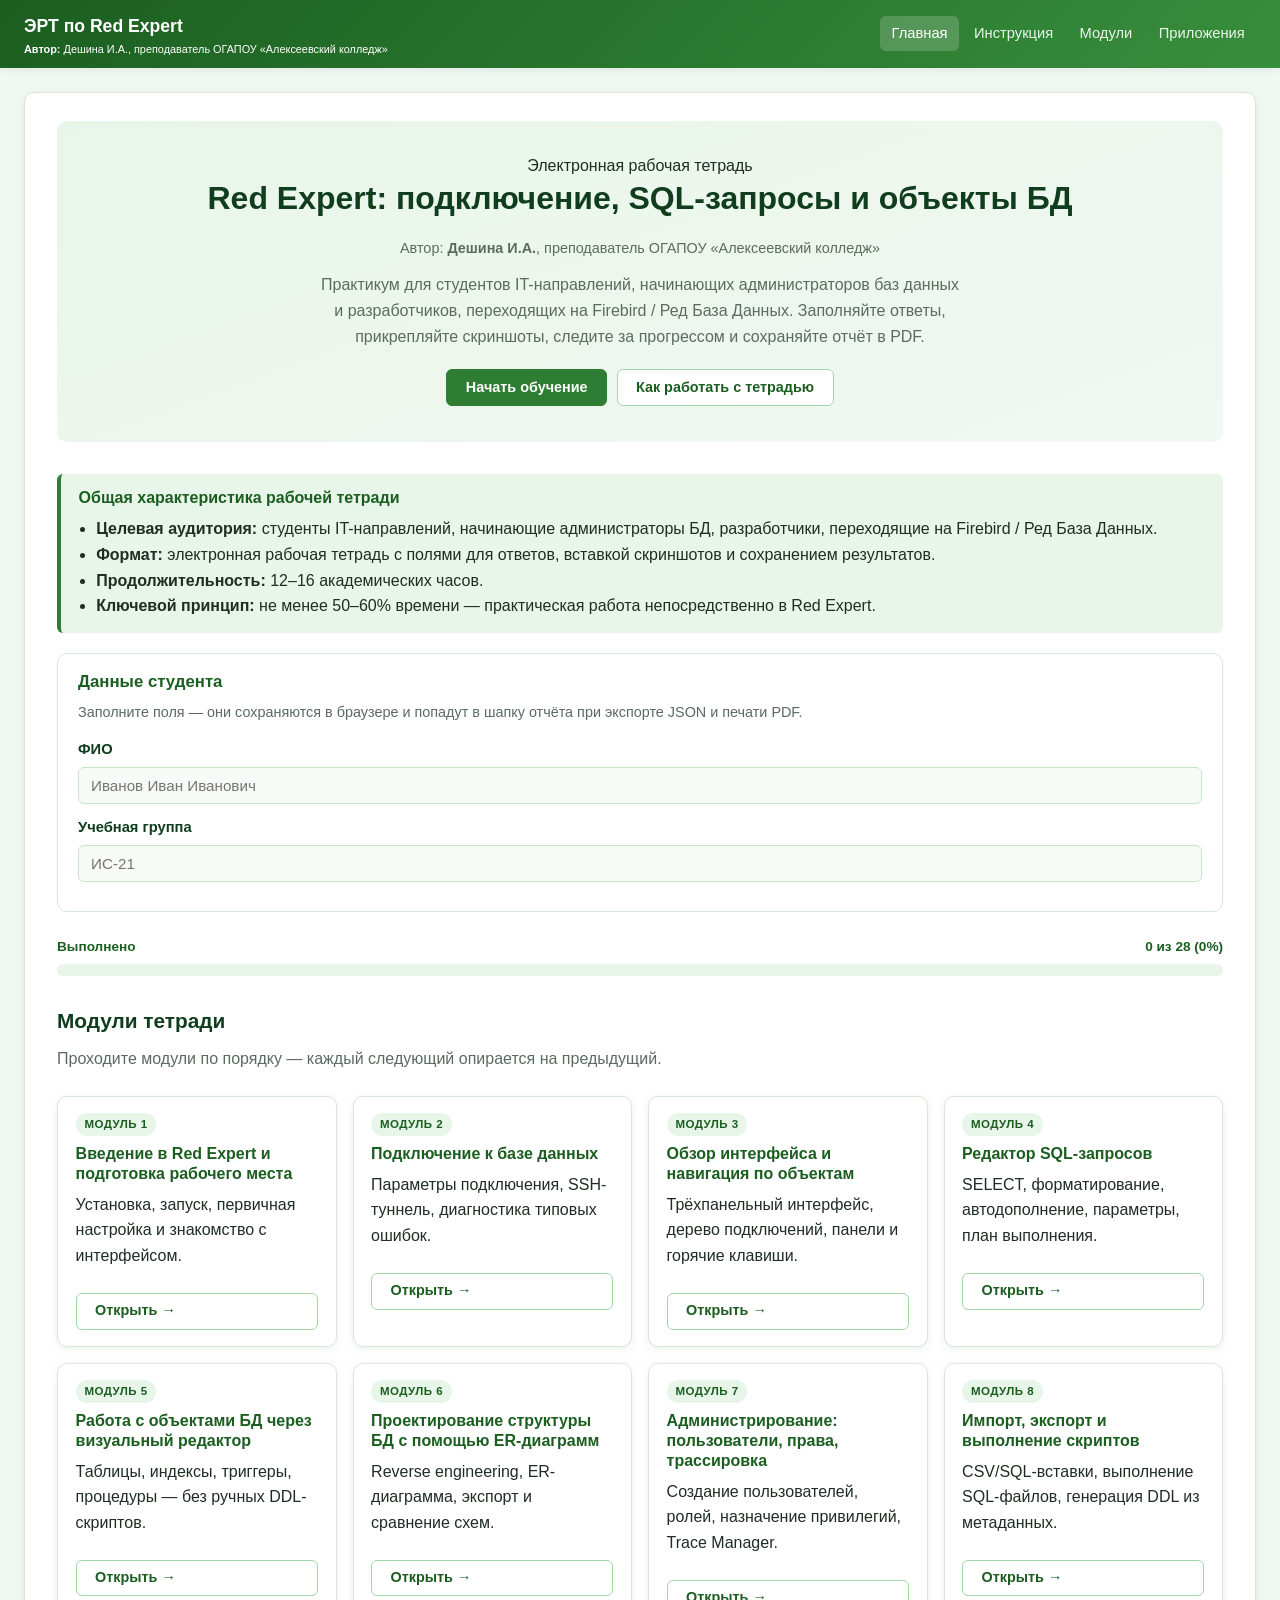
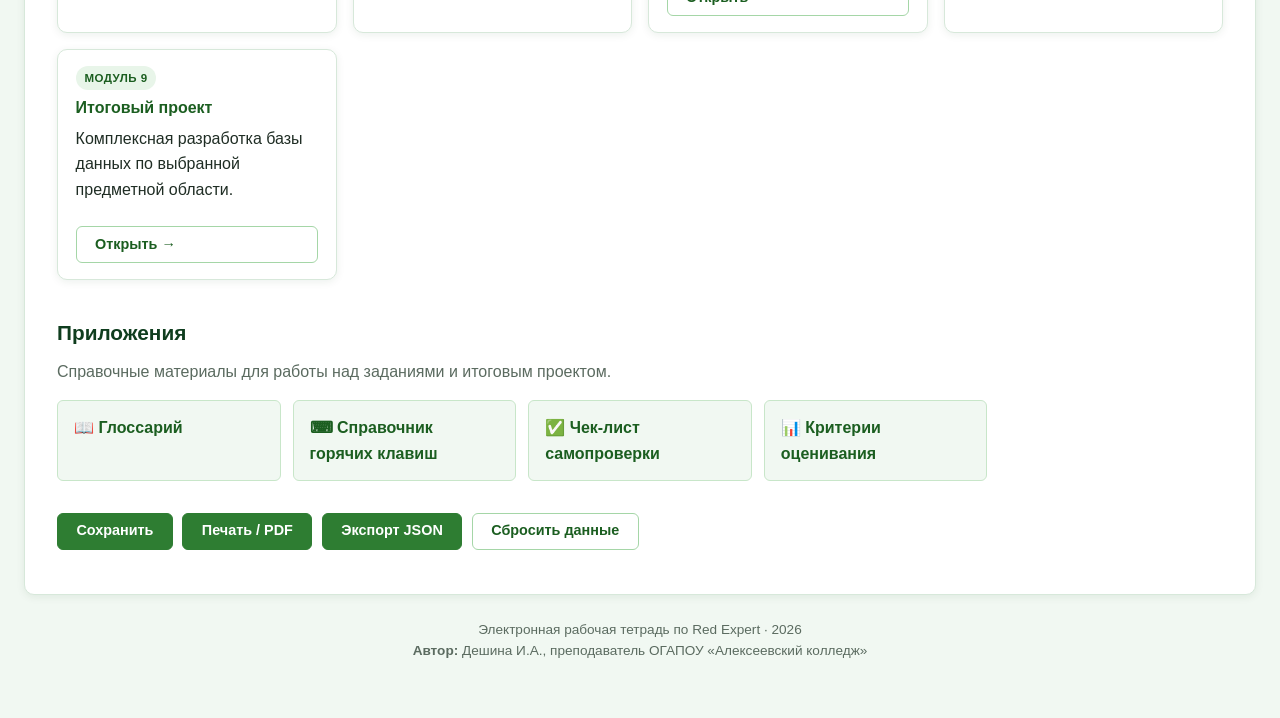
<file: index.html>
<!doctype html>
<html lang="ru">
<head>
  <meta charset="utf-8">
  <meta name="viewport" content="width=device-width, initial-scale=1">
  <title>Электронная рабочая тетрадь — Red Expert</title>
  <meta name="description" content="Электронная рабочая тетрадь для освоения подключения к базе данных, SQL-запросов и работы с объектами БД в Red Expert.">
  <meta name="author" content="Автор: Дешина И.А., преподаватель ОГАПОУ «Алексеевский колледж»">
  <link rel="stylesheet" href="assets/css/style.css">

  <!-- Небольшая локальная доработка: текстовые поля «Данные студента».
       Основной style.css не трогаем — все остальные стили берутся из него. -->
  <style>
    .student-card input[type="text"] {
      display: block;
      width: 100%;
      margin-top: 0.35rem;
      padding: 0.55rem 0.75rem;
      font-family: var(--font);
      font-size: 0.95rem;
      color: var(--text);
      background: var(--bg-soft);
      border: 1px solid var(--green-200);
      border-radius: var(--radius-sm);
      transition: border-color var(--transition), background var(--transition);
    }
    .student-card input[type="text"]:focus {
      background: #fff;
      border-color: var(--green-600);
      outline: none;
      box-shadow: 0 0 0 3px rgba(76, 175, 80, 0.15);
    }
    .appendix-grid {
      display: grid;
      grid-template-columns: repeat(auto-fill, minmax(220px, 1fr));
      gap: 0.75rem;
      margin-top: 1rem;
    }
    .appendix-grid a {
      display: block;
      padding: 0.85rem 1rem;
      background: var(--green-50);
      border: 1px solid var(--green-200);
      border-radius: var(--radius-sm);
      font-weight: 600;
      color: var(--green-800);
      transition: background var(--transition), border-color var(--transition);
    }
    .appendix-grid a:hover {
      background: var(--green-100);
      border-color: var(--green-500);
      text-decoration: none;
    }
    .footer {
      text-align: center;
      padding: 1.5rem 1rem 2rem;
      font-size: 0.85rem;
      color: var(--text-muted);
    }

    /* ==== Подпись автора ==== */
    /* Цвет наследуется от логотипа «ЭРТ по Red Expert» */
    .logo small {
      display: block;
      font-size: 0.68rem;
      font-weight: 400;
      line-height: 1.2;
      margin-top: 0.15rem;
      color: inherit;          /* тот же цвет, что у «ЭРТ по Red Expert» */
      opacity: 1;
    }
    .logo small .author-label {
      font-weight: 700;        /* «Автор:» — жирным */
    }

    /* Автор в hero — тоже наследует цвет родителя */
    .author-note {
      margin-top: 0.75rem;
      font-size: 0.9rem;
      color: inherit;
    }

    /* Автор в подвале — тем же цветом, что у логотипа */
    .footer .footer-author {
      color: inherit;
    }
    .footer .footer-author .author-label {
      font-weight: 700;        /* «Автор:» — жирным */
    }
  </style>
</head>
<body>

  <!-- ================= Шапка ================= -->
  <header class="topbar">
    <a href="index.html" class="logo">
      ЭРТ по Red Expert
      <small><span class="author-label">Автор:</span> Дешина И.А., преподаватель ОГАПОУ «Алексеевский колледж»</small>
    </a>
    <nav>
      <a href="index.html" class="active">Главная</a>
      <a href="instructions.html">Инструкция</a>
      <a href="#modules">Модули</a>
      <a href="#appendices">Приложения</a>
    </nav>
  </header>

  <!-- ================= Контент ================= -->
  <div class="home-wrap" style="max-width: 1280px; margin: 0 auto; padding: 1.5rem;">
    <main>

      <!-- Hero -->
      <section class="hero">
        <span class="badge">Электронная рабочая тетрадь</span>
        <h1>Red Expert: подключение, SQL-запросы и объекты БД</h1>
        <p class="author-note">
          <span class="author-label">Автор:</span> <strong>Дешина И.А.</strong>, преподаватель ОГАПОУ «Алексеевский колледж»
        </p>
        <p>
          Практикум для студентов IT-направлений, начинающих администраторов
          баз данных и разработчиков, переходящих на Firebird / Ред База Данных.
          Заполняйте ответы, прикрепляйте скриншоты, следите за прогрессом
          и сохраняйте отчёт в PDF.
        </p>
        <p style="margin-top: 1.25rem; display: flex; flex-wrap: wrap; gap: 0.6rem; justify-content: center;">
          <a class="btn" href="modules/module1.html">Начать обучение</a>
          <a class="btn secondary" href="instructions.html">Как работать с тетрадью</a>
        </p>
      </section>

      <!-- Характеристика -->
      <section class="goal">
        <h2>Общая характеристика рабочей тетради</h2>
        <ul style="margin: 0.5rem 0 0 1.1rem; padding: 0;">
          <li><strong>Целевая аудитория:</strong> студенты IT-направлений, начинающие администраторы БД, разработчики, переходящие на Firebird / Ред База Данных.</li>
          <li><strong>Формат:</strong> электронная рабочая тетрадь с полями для ответов, вставкой скриншотов и сохранением результатов.</li>
          <li><strong>Продолжительность:</strong> 12–16 академических часов.</li>
          <li><strong>Ключевой принцип:</strong> не менее 50–60% времени — практическая работа непосредственно в Red Expert.</li>
        </ul>
      </section>

      <!-- Данные студента -->
      <section class="task student-card" style="margin-bottom: 1.5rem;">
        <h2>Данные студента</h2>
        <p style="color: var(--text-muted); font-size: 0.9rem;">
          Заполните поля — они сохраняются в браузере и попадут в шапку отчёта
          при экспорте JSON и печати PDF.
        </p>
        <label>ФИО
          <input type="text" data-save="student_name" placeholder="Иванов Иван Иванович" autocomplete="name">
        </label>
        <label>Учебная группа
          <input type="text" data-save="student_group" placeholder="ИС-21" autocomplete="off">
        </label>
      </section>

      <!-- Общий прогресс -->
      <section class="progress" data-global-progress>
        <div class="progress-label">
          <span>Выполнено</span>
          <span>0 из 0 (0%)</span>
        </div>
        <div class="progress-track">
          <div class="progress-bar"></div>
        </div>
      </section>

      <!-- Модули -->
      <section id="modules" style="margin-top: 2rem;">
        <h2 style="font-size: 1.3rem;">Модули тетради</h2>
        <p style="color: var(--text-muted);">
          Проходите модули по порядку — каждый следующий опирается на предыдущий.
        </p>

        <div class="module-grid">
          <article class="module-card">
            <span class="badge">Модуль 1</span>
            <h3>Введение в Red Expert и подготовка рабочего места</h3>
            <p>Установка, запуск, первичная настройка и знакомство с интерфейсом.</p>
            <a class="btn secondary" href="modules/module1.html">Открыть →</a>
          </article>

          <article class="module-card">
            <span class="badge">Модуль 2</span>
            <h3>Подключение к базе данных</h3>
            <p>Параметры подключения, SSH-туннель, диагностика типовых ошибок.</p>
            <a class="btn secondary" href="modules/module2.html">Открыть →</a>
          </article>

          <article class="module-card">
            <span class="badge">Модуль 3</span>
            <h3>Обзор интерфейса и навигация по объектам</h3>
            <p>Трёхпанельный интерфейс, дерево подключений, панели и горячие клавиши.</p>
            <a class="btn secondary" href="modules/module3.html">Открыть →</a>
          </article>

          <article class="module-card">
            <span class="badge">Модуль 4</span>
            <h3>Редактор SQL-запросов</h3>
            <p>SELECT, форматирование, автодополнение, параметры, план выполнения.</p>
            <a class="btn secondary" href="modules/module4.html">Открыть →</a>
          </article>

          <article class="module-card">
            <span class="badge">Модуль 5</span>
            <h3>Работа с объектами БД через визуальный редактор</h3>
            <p>Таблицы, индексы, триггеры, процедуры — без ручных DDL-скриптов.</p>
            <a class="btn secondary" href="modules/module5.html">Открыть →</a>
          </article>

          <article class="module-card">
            <span class="badge">Модуль 6</span>
            <h3>Проектирование структуры БД с помощью ER-диаграмм</h3>
            <p>Reverse engineering, ER-диаграмма, экспорт и сравнение схем.</p>
            <a class="btn secondary" href="modules/module6.html">Открыть →</a>
          </article>

          <article class="module-card">
            <span class="badge">Модуль 7</span>
            <h3>Администрирование: пользователи, права, трассировка</h3>
            <p>Создание пользователей, ролей, назначение привилегий, Trace Manager.</p>
            <a class="btn secondary" href="modules/module7.html">Открыть →</a>
          </article>

          <article class="module-card">
            <span class="badge">Модуль 8</span>
            <h3>Импорт, экспорт и выполнение скриптов</h3>
            <p>CSV/SQL-вставки, выполнение SQL-файлов, генерация DDL из метаданных.</p>
            <a class="btn secondary" href="modules/module8.html">Открыть →</a>
          </article>

          <article class="module-card">
            <span class="badge">Модуль 9</span>
            <h3>Итоговый проект</h3>
            <p>Комплексная разработка базы данных по выбранной предметной области.</p>
            <a class="btn secondary" href="modules/module9.html">Открыть →</a>
          </article>
        </div>
      </section>

      <!-- Приложения -->
      <section id="appendices" style="margin-top: 2.5rem;">
        <h2 style="font-size: 1.3rem;">Приложения</h2>
        <p style="color: var(--text-muted);">
          Справочные материалы для работы над заданиями и итоговым проектом.
        </p>

        <div class="appendix-grid">
          <a href="appendices/glossary.html">📖 Глоссарий</a>
          <a href="appendices/reference.html">⌨ Справочник горячих клавиш</a>
          <a href="appendices/checklist.html">✅ Чек-лист самопроверки</a>
          <a href="appendices/criteria.html">📊 Критерии оценивания</a>
        </div>
      </section>

      <!-- Быстрые действия -->
      <div class="actions" style="margin-top: 2rem;">
        <button data-save-all>Сохранить</button>
        <button data-print>Печать / PDF</button>
        <button data-export>Экспорт JSON</button>
        <button class="secondary" data-reset>Сбросить данные</button>
      </div>

    </main>

    <footer class="footer">
      Электронная рабочая тетрадь по Red Expert · 2026<br>
      <span class="footer-author"><span class="author-label">Автор:</span> Дешина И.А., преподаватель ОГАПОУ «Алексеевский колледж»</span>
    </footer>
  </div>

  <script src="assets/js/app.js"></script>
</body>
</html>
</file>
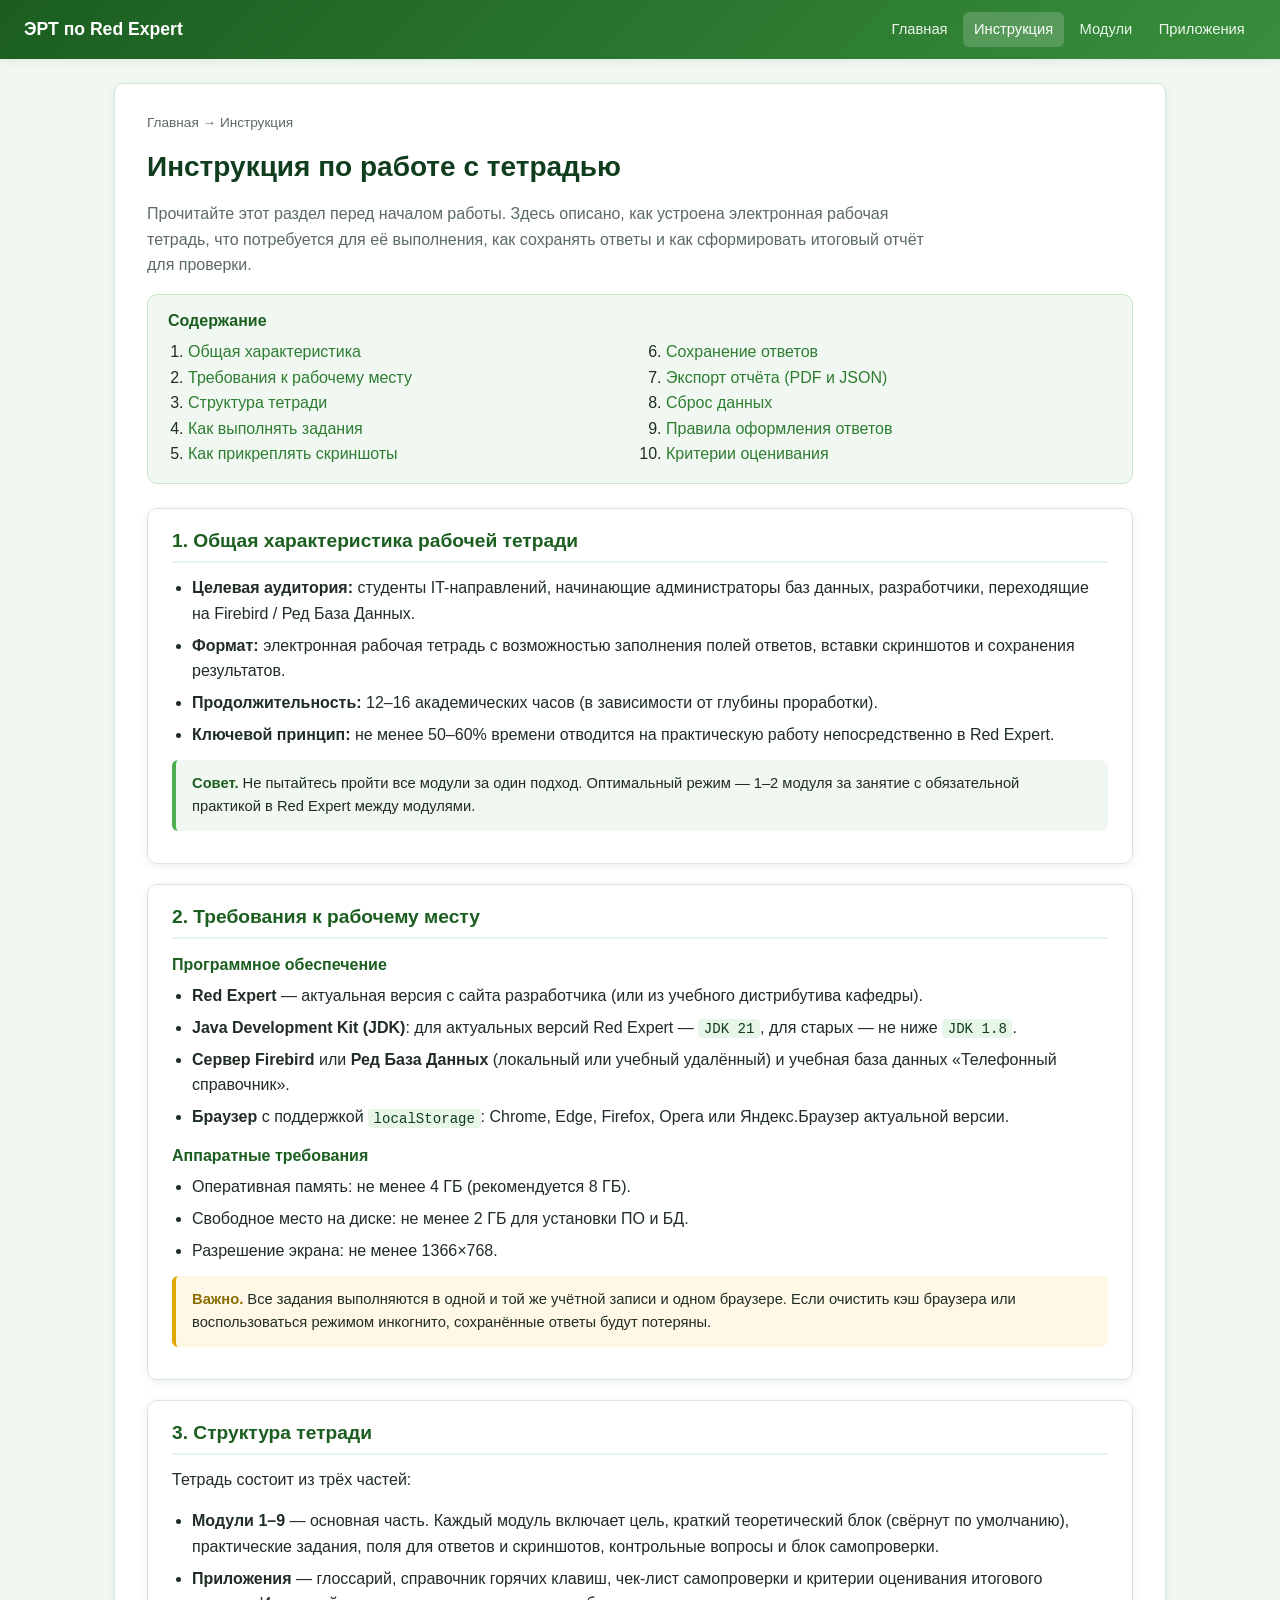
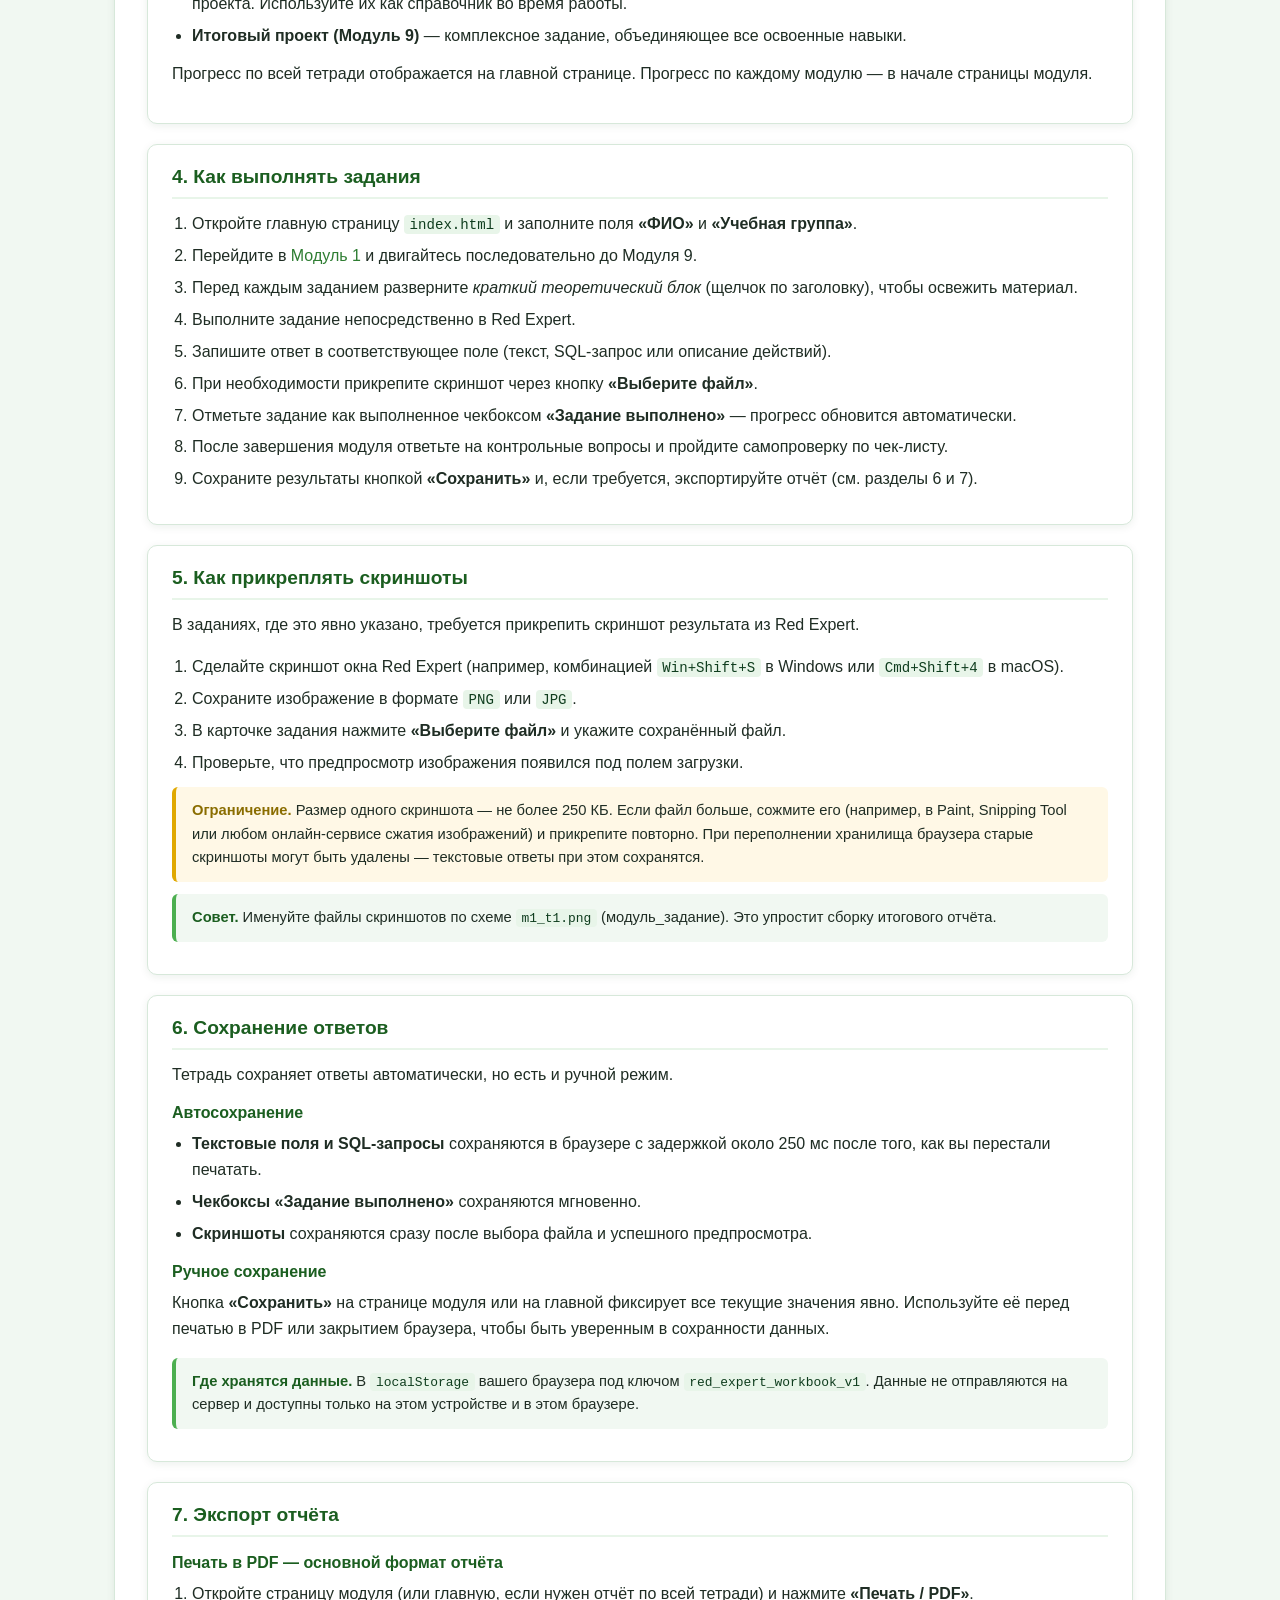
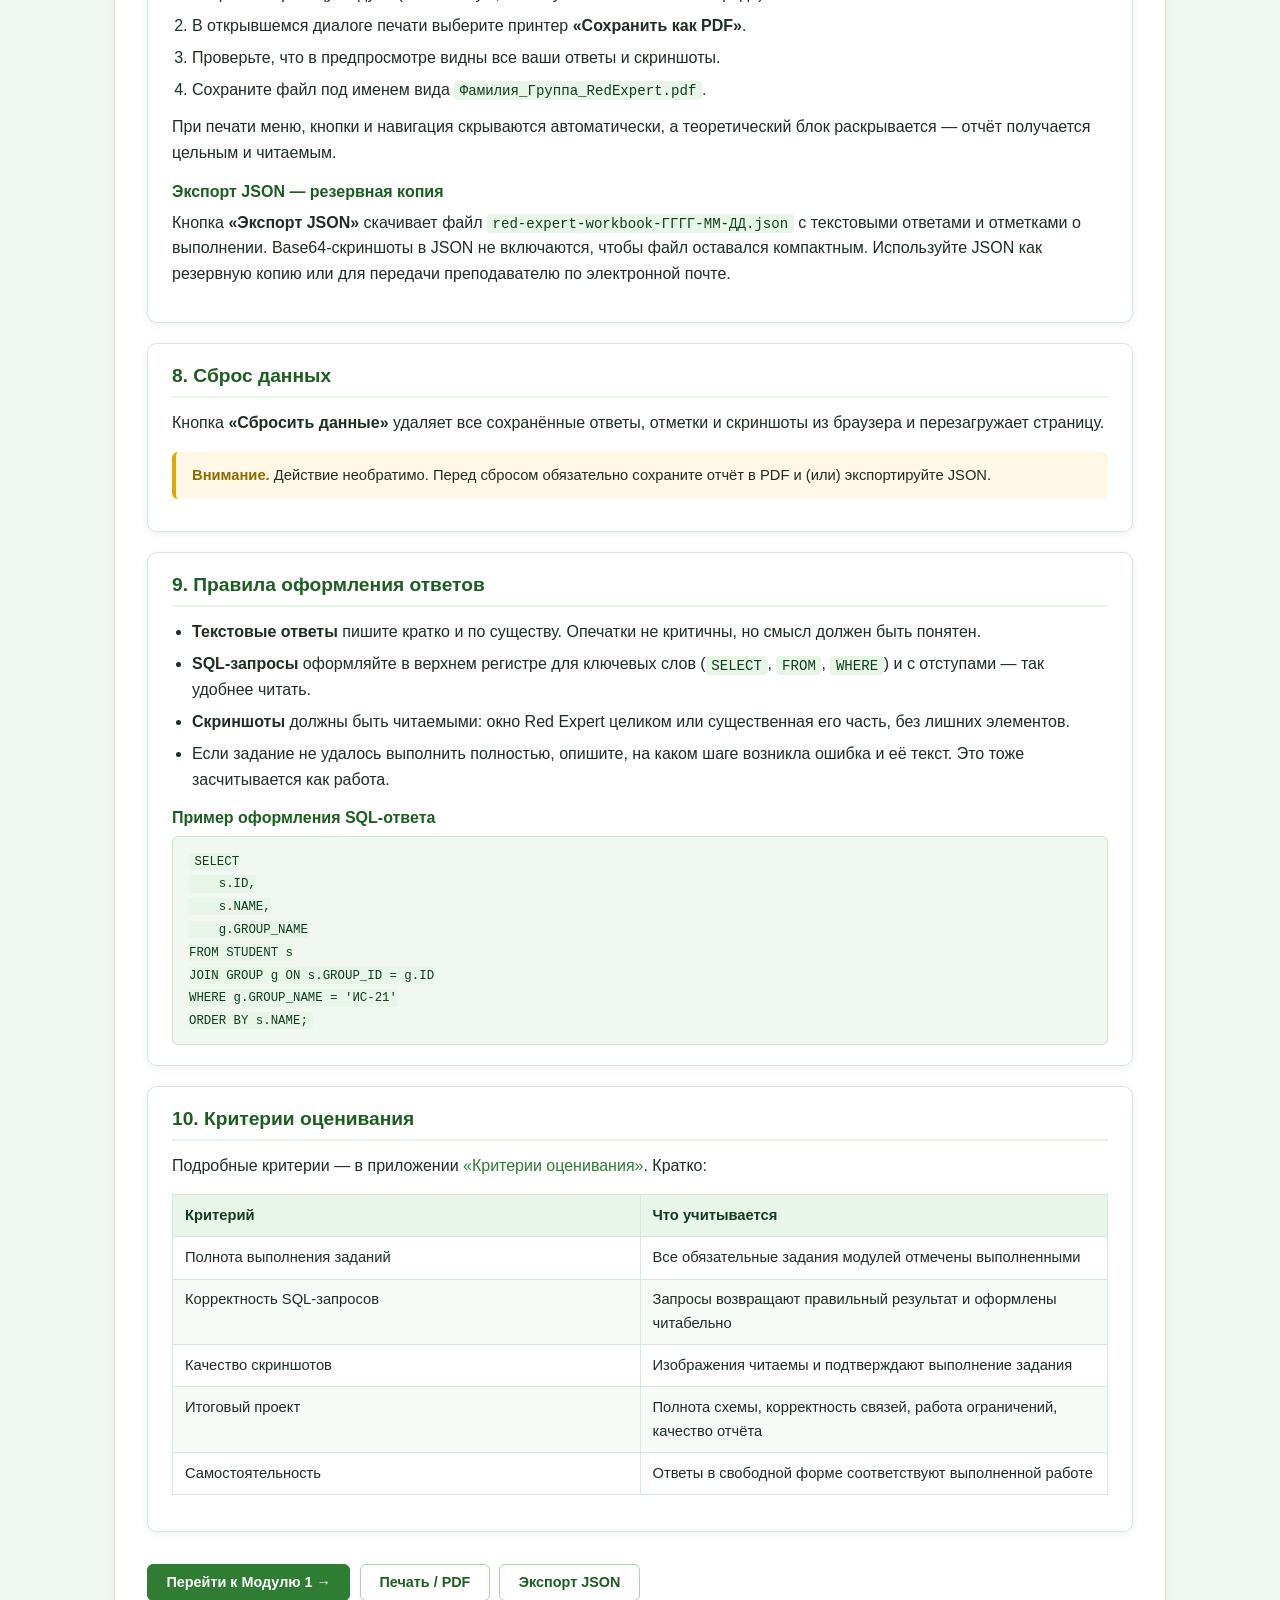
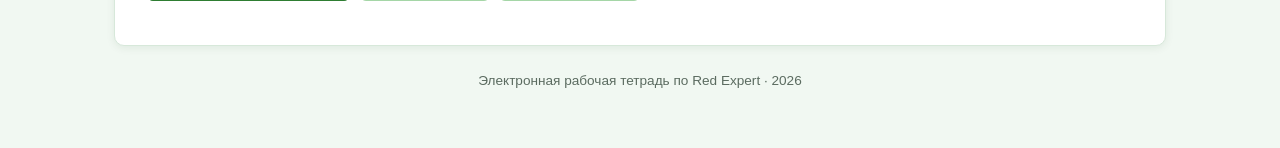
<file: instructions.html>
<!doctype html>
<html lang="ru">
<head>
  <meta charset="utf-8">
  <meta name="viewport" content="width=device-width, initial-scale=1">
  <title>Инструкция — Электронная рабочая тетрадь по Red Expert</title>
  <meta name="description" content="Как работать с электронной рабочей тетрадью по Red Expert: требования, порядок выполнения заданий, сохранение ответов и экспорт отчёта.">
  <link rel="stylesheet" href="assets/css/style.css">

  <!-- Локальные доработки страницы инструкции.
       Базовые стили — из style.css, чтобы не дублировать оформление. -->
  <style>
    .home-wrap {
      max-width: 1100px;
      margin: 0 auto;
      padding: 1.5rem;
    }
    .instr-section {
      background: var(--bg);
      border: 1px solid var(--border);
      border-radius: var(--radius);
      padding: 1.25rem 1.5rem;
      margin-bottom: 1.25rem;
      box-shadow: var(--shadow);
    }
    .instr-section h2 {
      font-size: 1.2rem;
      color: var(--green-800);
      margin-bottom: 0.75rem;
      padding-bottom: 0.5rem;
      border-bottom: 2px solid var(--green-100);
    }
    .instr-section h3 {
      font-size: 1rem;
      color: var(--green-800);
      margin: 1rem 0 0.5rem;
    }
    .instr-section ol,
    .instr-section ul {
      margin: 0.5rem 0 0.75rem 1.25rem;
      padding: 0;
    }
    .instr-section li {
      margin-bottom: 0.4rem;
    }
    .tip {
      background: var(--green-50);
      border-left: 4px solid var(--green-500);
      border-radius: var(--radius-sm);
      padding: 0.75rem 1rem;
      margin: 0.75rem 0;
      font-size: 0.92rem;
    }
    .tip strong {
      color: var(--green-800);
    }
    .warning {
      background: #fff8e6;
      border-left: 4px solid #e0a800;
      border-radius: var(--radius-sm);
      padding: 0.75rem 1rem;
      margin: 0.75rem 0;
      font-size: 0.92rem;
    }
    .warning strong {
      color: #8a6d00;
    }
    .toc {
      background: var(--green-50);
      border: 1px solid var(--green-200);
      border-radius: var(--radius);
      padding: 1rem 1.25rem;
      margin-bottom: 1.5rem;
    }
    .toc h2 {
      font-size: 1rem;
      margin-bottom: 0.5rem;
      color: var(--green-800);
      border: none;
      padding: 0;
    }
    .toc ol {
      margin: 0 0 0 1.25rem;
      padding: 0;
      columns: 2;
      column-gap: 2rem;
    }
    .toc a {
      color: var(--green-700);
    }
    .params-table th {
      width: 40%;
    }
    .footer {
      text-align: center;
      padding: 1.5rem 1rem 2rem;
      font-size: 0.85rem;
      color: var(--text-muted);
    }
    @media (max-width: 640px) {
      .toc ol { columns: 1; }
    }
  </style>
</head>
<body>

  <!-- ================= Шапка ================= -->
  <header class="topbar">
    <a href="index.html" class="logo">ЭРТ по Red Expert</a>
    <nav>
      <a href="index.html">Главная</a>
      <a href="instructions.html" class="active">Инструкция</a>
      <a href="index.html#modules">Модули</a>
      <a href="index.html#appendices">Приложения</a>
    </nav>
  </header>

  <div class="home-wrap">
    <main>

      <nav class="breadcrumbs">
        <a href="index.html">Главная</a> → Инструкция
      </nav>

      <h1>Инструкция по работе с тетрадью</h1>
      <p style="color: var(--text-muted); max-width: 780px;">
        Прочитайте этот раздел перед началом работы. Здесь описано, как устроена
        электронная рабочая тетрадь, что потребуется для её выполнения, как
        сохранять ответы и как сформировать итоговый отчёт для проверки.
      </p>

      <!-- ================= Оглавление ================= -->
      <div class="toc">
        <h2>Содержание</h2>
        <ol>
          <li><a href="#characteristics">Общая характеристика</a></li>
          <li><a href="#requirements">Требования к рабочему месту</a></li>
          <li><a href="#structure">Структура тетради</a></li>
          <li><a href="#how-to">Как выполнять задания</a></li>
          <li><a href="#screenshots">Как прикреплять скриншоты</a></li>
          <li><a href="#saving">Сохранение ответов</a></li>
          <li><a href="#export">Экспорт отчёта (PDF и JSON)</a></li>
          <li><a href="#reset">Сброс данных</a></li>
          <li><a href="#rules">Правила оформления ответов</a></li>
          <li><a href="#evaluation">Критерии оценивания</a></li>
        </ol>
      </div>

      <!-- ================= 1. Общая характеристика ================= -->
      <section class="instr-section" id="characteristics">
        <h2>1. Общая характеристика рабочей тетради</h2>
        <ul>
          <li>
            <strong>Целевая аудитория:</strong> студенты IT-направлений,
            начинающие администраторы баз данных, разработчики, переходящие
            на Firebird / Ред База Данных.
          </li>
          <li>
            <strong>Формат:</strong> электронная рабочая тетрадь с возможностью
            заполнения полей ответов, вставки скриншотов и сохранения результатов.
          </li>
          <li>
            <strong>Продолжительность:</strong> 12–16 академических часов
            (в зависимости от глубины проработки).
          </li>
          <li>
            <strong>Ключевой принцип:</strong> не менее 50–60% времени отводится
            на практическую работу непосредственно в Red Expert.
          </li>
        </ul>
        <div class="tip">
          <strong>Совет.</strong> Не пытайтесь пройти все модули за один подход.
          Оптимальный режим — 1–2 модуля за занятие с обязательной практикой
          в Red Expert между модулями.
        </div>
      </section>

      <!-- ================= 2. Требования ================= -->
      <section class="instr-section" id="requirements">
        <h2>2. Требования к рабочему месту</h2>
        <h3>Программное обеспечение</h3>
        <ul>
          <li>
            <strong>Red Expert</strong> — актуальная версия с сайта разработчика
            (или из учебного дистрибутива кафедры).
          </li>
          <li>
            <strong>Java Development Kit (JDK)</strong>: для актуальных версий
            Red Expert — <code>JDK 21</code>, для старых — не ниже <code>JDK 1.8</code>.
          </li>
          <li>
            <strong>Сервер Firebird</strong> или <strong>Ред База Данных</strong>
            (локальный или учебный удалённый) и учебная база данных
            «Телефонный справочник».
          </li>
          <li>
            <strong>Браузер</strong> с поддержкой <code>localStorage</code>:
            Chrome, Edge, Firefox, Opera или Яндекс.Браузер актуальной версии.
          </li>
        </ul>
        <h3>Аппаратные требования</h3>
        <ul>
          <li>Оперативная память: не менее 4 ГБ (рекомендуется 8 ГБ).</li>
          <li>Свободное место на диске: не менее 2 ГБ для установки ПО и БД.</li>
          <li>Разрешение экрана: не менее 1366×768.</li>
        </ul>
        <div class="warning">
          <strong>Важно.</strong> Все задания выполняются в одной и той же
          учётной записи и одном браузере. Если очистить кэш браузера или
          воспользоваться режимом инкогнито, сохранённые ответы будут потеряны.
        </div>
      </section>

      <!-- ================= 3. Структура ================= -->
      <section class="instr-section" id="structure">
        <h2>3. Структура тетради</h2>
        <p>Тетрадь состоит из трёх частей:</p>
        <ul>
          <li>
            <strong>Модули 1–9</strong> — основная часть. Каждый модуль включает
            цель, краткий теоретический блок (свёрнут по умолчанию), практические
            задания, поля для ответов и скриншотов, контрольные вопросы и блок
            самопроверки.
          </li>
          <li>
            <strong>Приложения</strong> — глоссарий, справочник горячих клавиш,
            чек-лист самопроверки и критерии оценивания итогового проекта.
            Используйте их как справочник во время работы.
          </li>
          <li>
            <strong>Итоговый проект (Модуль 9)</strong> — комплексное задание,
            объединяющее все освоенные навыки.
          </li>
        </ul>
        <p>
          Прогресс по всей тетради отображается на главной странице. Прогресс
          по каждому модулю — в начале страницы модуля.
        </p>
      </section>

      <!-- ================= 4. Как выполнять задания ================= -->
      <section class="instr-section" id="how-to">
        <h2>4. Как выполнять задания</h2>
        <ol>
          <li>Откройте главную страницу <code>index.html</code> и заполните поля
            <strong>«ФИО»</strong> и <strong>«Учебная группа»</strong>.</li>
          <li>Перейдите в <a href="modules/module1.html">Модуль 1</a> и двигайтесь
            последовательно до Модуля 9.</li>
          <li>Перед каждым заданием разверните <em>краткий теоретический блок</em>
            (щелчок по заголовку), чтобы освежить материал.</li>
          <li>Выполните задание непосредственно в Red Expert.</li>
          <li>Запишите ответ в соответствующее поле (текст, SQL-запрос или
            описание действий).</li>
          <li>При необходимости прикрепите скриншот через кнопку
            <strong>«Выберите файл»</strong>.</li>
          <li>Отметьте задание как выполненное чекбоксом
            <strong>«Задание выполнено»</strong> — прогресс обновится
            автоматически.</li>
          <li>После завершения модуля ответьте на контрольные вопросы и
            пройдите самопроверку по чек-листу.</li>
          <li>Сохраните результаты кнопкой <strong>«Сохранить»</strong> и,
            если требуется, экспортируйте отчёт (см. разделы 6 и 7).</li>
        </ol>
      </section>

      <!-- ================= 5. Скриншоты ================= -->
      <section class="instr-section" id="screenshots">
        <h2>5. Как прикреплять скриншоты</h2>
        <p>
          В заданиях, где это явно указано, требуется прикрепить скриншот
          результата из Red Expert.
        </p>
        <ol>
          <li>Сделайте скриншот окна Red Expert (например, комбинацией
            <code>Win+Shift+S</code> в Windows или <code>Cmd+Shift+4</code>
            в macOS).</li>
          <li>Сохраните изображение в формате <code>PNG</code> или
            <code>JPG</code>.</li>
          <li>В карточке задания нажмите <strong>«Выберите файл»</strong>
            и укажите сохранённый файл.</li>
          <li>Проверьте, что предпросмотр изображения появился под полем
            загрузки.</li>
        </ol>
        <div class="warning">
          <strong>Ограничение.</strong> Размер одного скриншота — не более
          250 КБ. Если файл больше, сожмите его (например, в Paint, Snipping Tool
          или любом онлайн-сервисе сжатия изображений) и прикрепите повторно.
          При переполнении хранилища браузера старые скриншоты могут быть
          удалены — текстовые ответы при этом сохранятся.
        </div>
        <div class="tip">
          <strong>Совет.</strong> Именуйте файлы скриншотов по схеме
          <code>m1_t1.png</code> (модуль_задание). Это упростит сборку
          итогового отчёта.
        </div>
      </section>

      <!-- ================= 6. Сохранение ================= -->
      <section class="instr-section" id="saving">
        <h2>6. Сохранение ответов</h2>
        <p>Тетрадь сохраняет ответы автоматически, но есть и ручной режим.</p>
        <h3>Автосохранение</h3>
        <ul>
          <li>
            <strong>Текстовые поля и SQL-запросы</strong> сохраняются в браузере
            с задержкой около 250 мс после того, как вы перестали печатать.
          </li>
          <li>
            <strong>Чекбоксы «Задание выполнено»</strong> сохраняются мгновенно.
          </li>
          <li>
            <strong>Скриншоты</strong> сохраняются сразу после выбора файла
            и успешного предпросмотра.
          </li>
        </ul>
        <h3>Ручное сохранение</h3>
        <p>
          Кнопка <strong>«Сохранить»</strong> на странице модуля или на главной
          фиксирует все текущие значения явно. Используйте её перед печатью
          в PDF или закрытием браузера, чтобы быть уверенным в сохранности данных.
        </p>
        <div class="tip">
          <strong>Где хранятся данные.</strong> В <code>localStorage</code>
          вашего браузера под ключом <code>red_expert_workbook_v1</code>.
          Данные не отправляются на сервер и доступны только на этом устройстве
          и в этом браузере.
        </div>
      </section>

      <!-- ================= 7. Экспорт ================= -->
      <section class="instr-section" id="export">
        <h2>7. Экспорт отчёта</h2>
        <h3>Печать в PDF — основной формат отчёта</h3>
        <ol>
          <li>Откройте страницу модуля (или главную, если нужен отчёт по всей
            тетради) и нажмите <strong>«Печать / PDF»</strong>.</li>
          <li>В открывшемся диалоге печати выберите принтер
            <strong>«Сохранить как PDF»</strong>.</li>
          <li>Проверьте, что в предпросмотре видны все ваши ответы и скриншоты.</li>
          <li>Сохраните файл под именем вида
            <code>Фамилия_Группа_RedExpert.pdf</code>.</li>
        </ol>
        <p>
          При печати меню, кнопки и навигация скрываются автоматически, а
          теоретический блок раскрывается — отчёт получается цельным и читаемым.
        </p>

        <h3>Экспорт JSON — резервная копия</h3>
        <p>
          Кнопка <strong>«Экспорт JSON»</strong> скачивает файл
          <code>red-expert-workbook-ГГГГ-ММ-ДД.json</code> с текстовыми ответами
          и отметками о выполнении. Base64-скриншоты в JSON не включаются, чтобы
          файл оставался компактным. Используйте JSON как резервную копию
          или для передачи преподавателю по электронной почте.
        </p>
      </section>

      <!-- ================= 8. Сброс ================= -->
      <section class="instr-section" id="reset">
        <h2>8. Сброс данных</h2>
        <p>
          Кнопка <strong>«Сбросить данные»</strong> удаляет все сохранённые
          ответы, отметки и скриншоты из браузера и перезагружает страницу.
        </p>
        <div class="warning">
          <strong>Внимание.</strong> Действие необратимо. Перед сбросом
          обязательно сохраните отчёт в PDF и (или) экспортируйте JSON.
        </div>
      </section>

      <!-- ================= 9. Правила оформления ================= -->
      <section class="instr-section" id="rules">
        <h2>9. Правила оформления ответов</h2>
        <ul>
          <li>
            <strong>Текстовые ответы</strong> пишите кратко и по существу.
            Опечатки не критичны, но смысл должен быть понятен.
          </li>
          <li>
            <strong>SQL-запросы</strong> оформляйте в верхнем регистре для
            ключевых слов (<code>SELECT</code>, <code>FROM</code>,
            <code>WHERE</code>) и с отступами — так удобнее читать.
          </li>
          <li>
            <strong>Скриншоты</strong> должны быть читаемыми: окно Red Expert
            целиком или существенная его часть, без лишних элементов.
          </li>
          <li>
            Если задание не удалось выполнить полностью, опишите, на каком шаге
            возникла ошибка и её текст. Это тоже засчитывается как работа.
          </li>
        </ul>
        <h3>Пример оформления SQL-ответа</h3>
        <pre style="background: var(--green-50); border: 1px solid var(--green-200); border-radius: var(--radius-sm); padding: 0.75rem 1rem; font-family: var(--font-mono); font-size: 0.88rem; overflow-x: auto; margin: 0;"><code>SELECT
    s.ID,
    s.NAME,
    g.GROUP_NAME
FROM STUDENT s
JOIN GROUP g ON s.GROUP_ID = g.ID
WHERE g.GROUP_NAME = 'ИС-21'
ORDER BY s.NAME;</code></pre>
      </section>

      <!-- ================= 10. Критерии ================= -->
      <section class="instr-section" id="evaluation">
        <h2>10. Критерии оценивания</h2>
        <p>Подробные критерии — в приложении
          <a href="appendices/criteria.html">«Критерии оценивания»</a>.
          Кратко:</p>
        <table class="params-table">
          <thead>
            <tr>
              <th>Критерий</th>
              <th>Что учитывается</th>
            </tr>
          </thead>
          <tbody>
            <tr>
              <td>Полнота выполнения заданий</td>
              <td>Все обязательные задания модулей отмечены выполненными</td>
            </tr>
            <tr>
              <td>Корректность SQL-запросов</td>
              <td>Запросы возвращают правильный результат и оформлены читабельно</td>
            </tr>
            <tr>
              <td>Качество скриншотов</td>
              <td>Изображения читаемы и подтверждают выполнение задания</td>
            </tr>
            <tr>
              <td>Итоговый проект</td>
              <td>Полнота схемы, корректность связей, работа ограничений, качество отчёта</td>
            </tr>
            <tr>
              <td>Самостоятельность</td>
              <td>Ответы в свободной форме соответствуют выполненной работе</td>
            </tr>
          </tbody>
        </table>
      </section>

      <!-- ================= Кнопки ================= -->
      <div class="actions" style="margin-top: 2rem;">
        <a class="btn" href="modules/module1.html">Перейти к Модулю 1 →</a>
        <button class="secondary" data-print>Печать / PDF</button>
        <button class="secondary" data-export>Экспорт JSON</button>
      </div>

    </main>

    <footer class="footer">
      Электронная рабочая тетрадь по Red Expert · 2026
    </footer>
  </div>

  <script src="assets/js/app.js"></script>
</body>
</html>
</file>
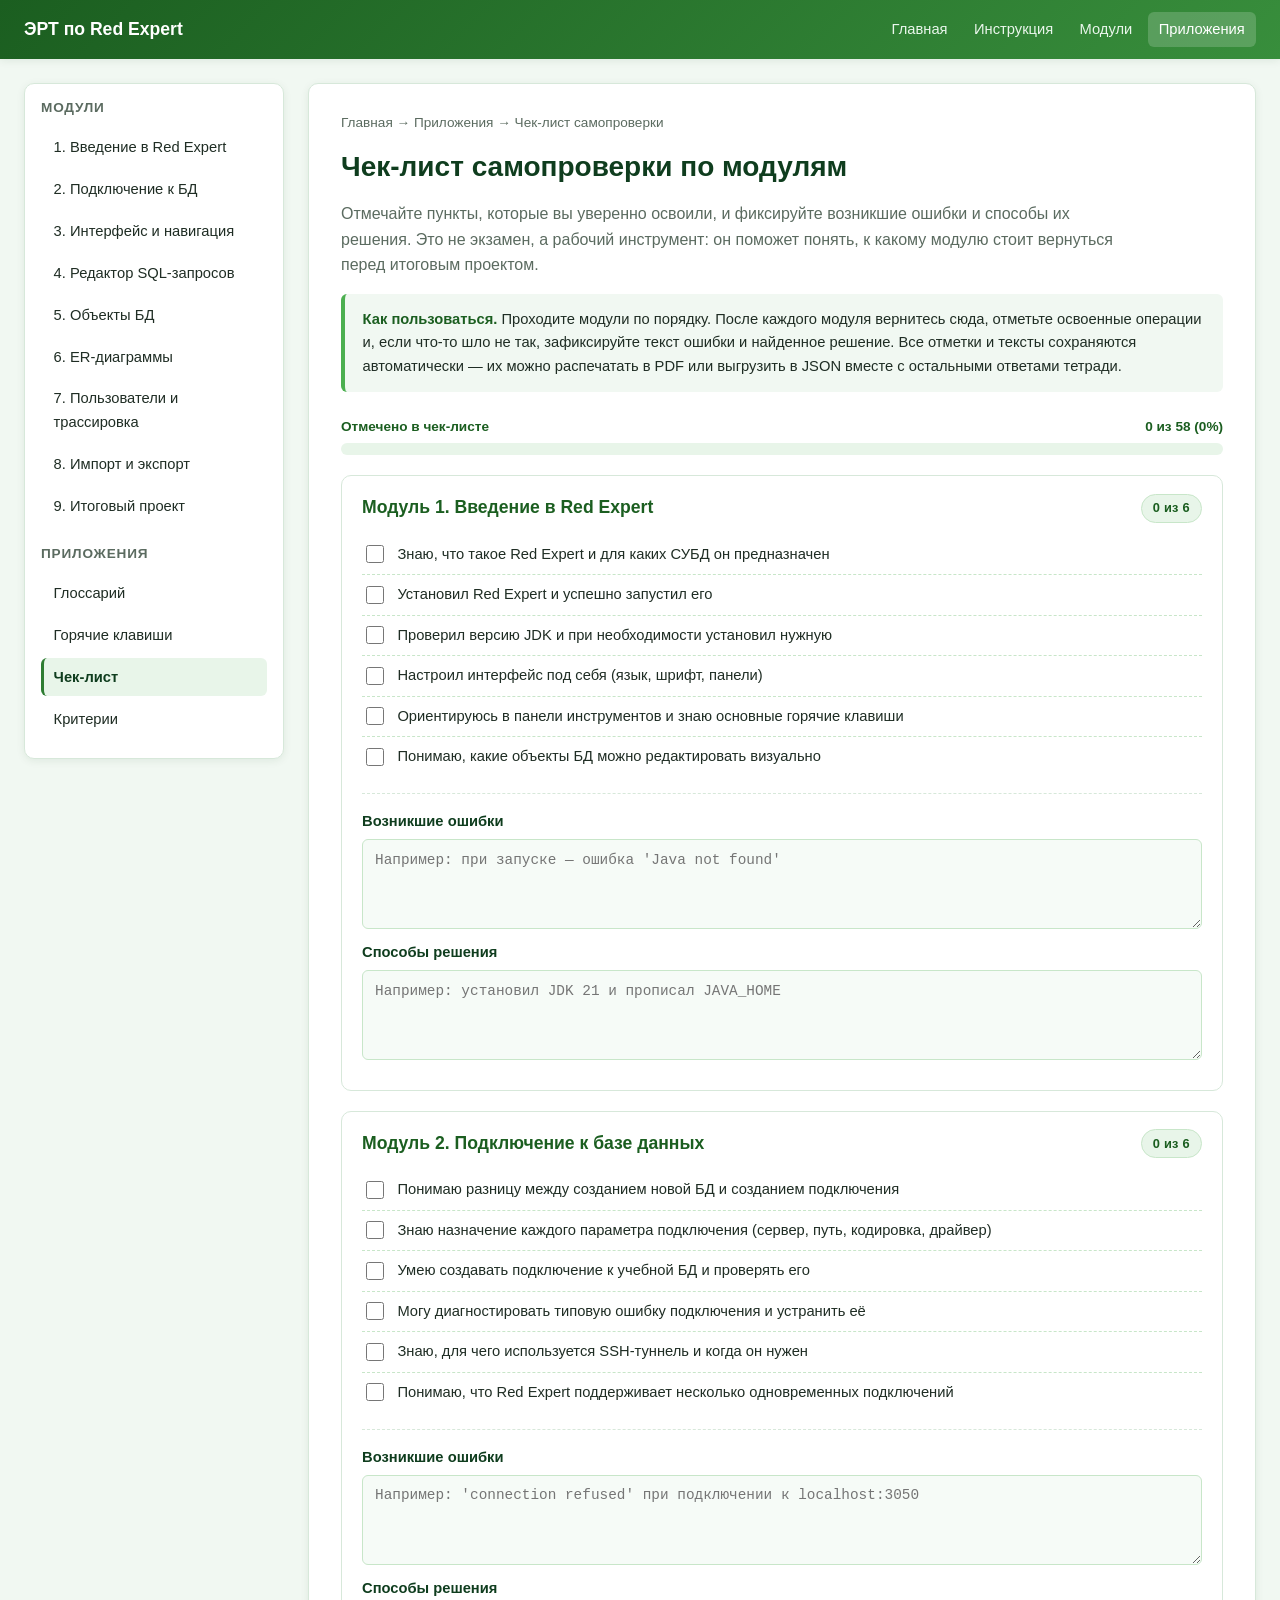
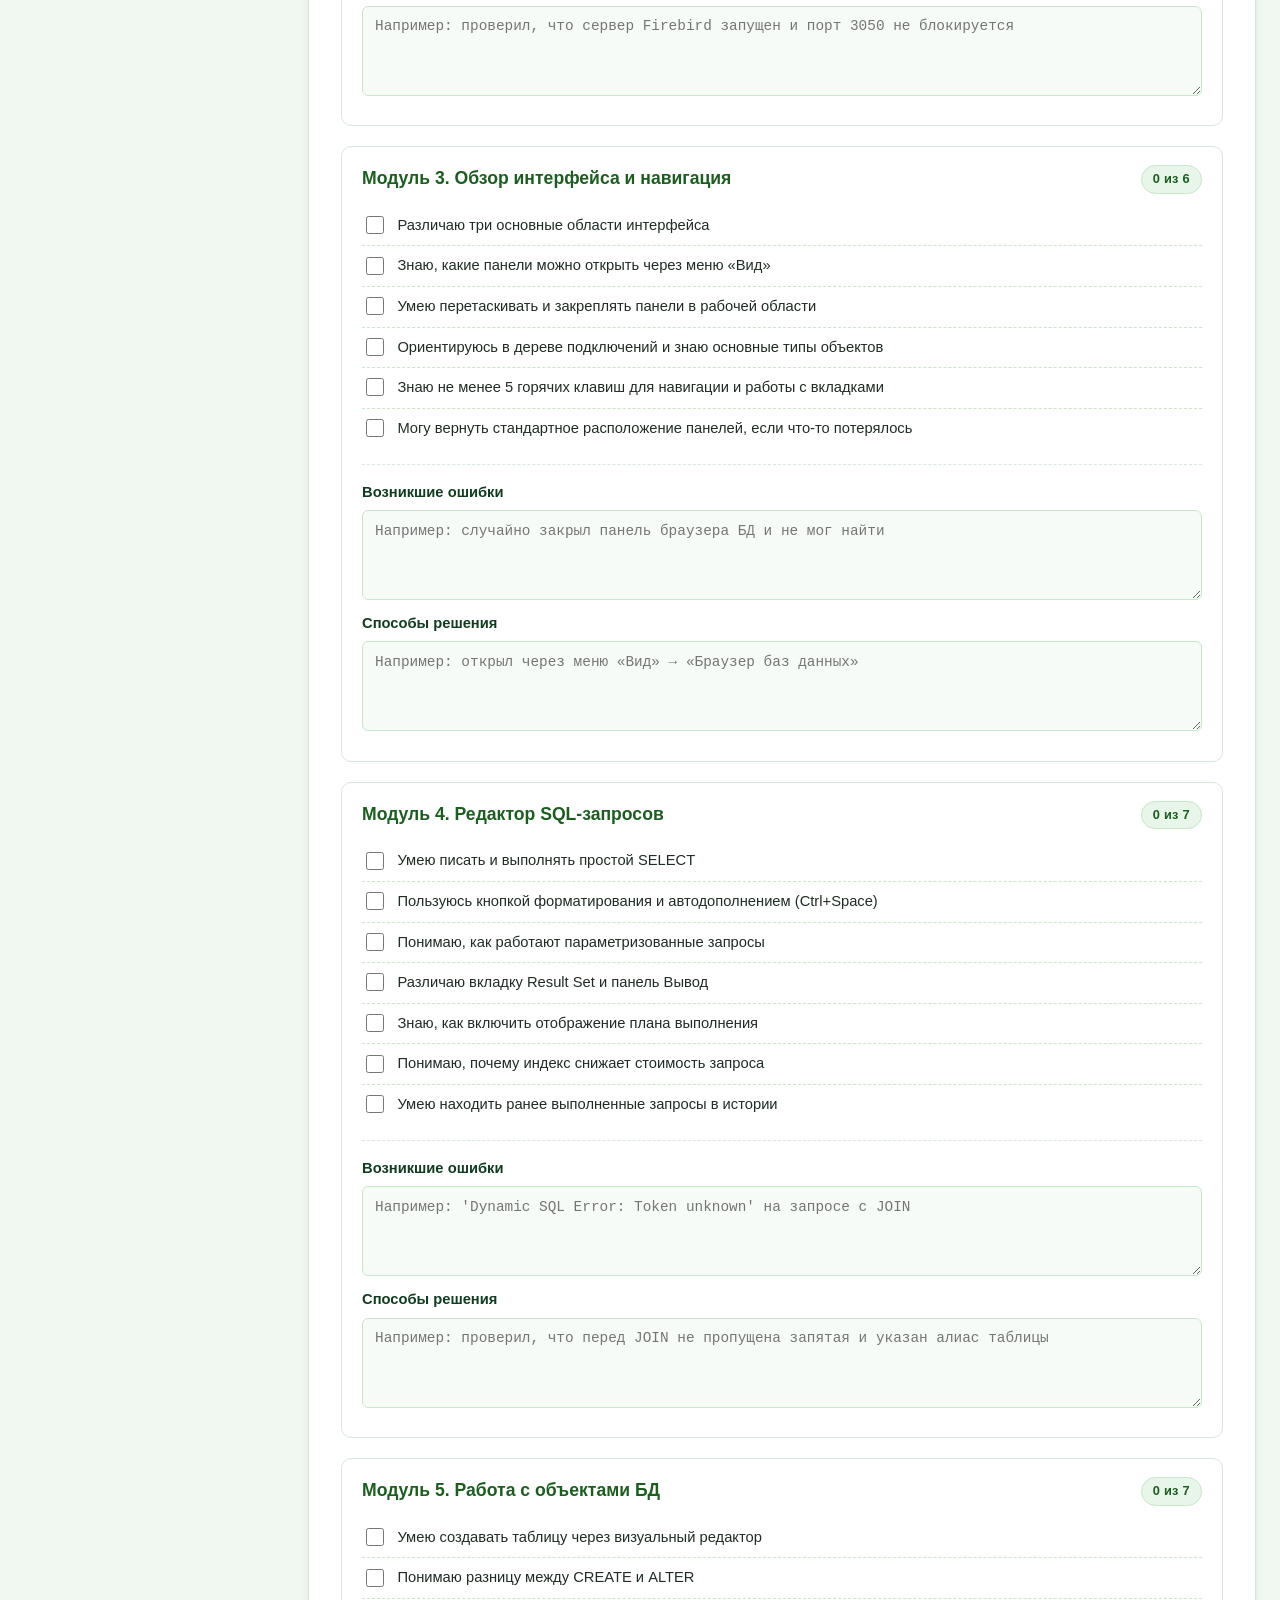
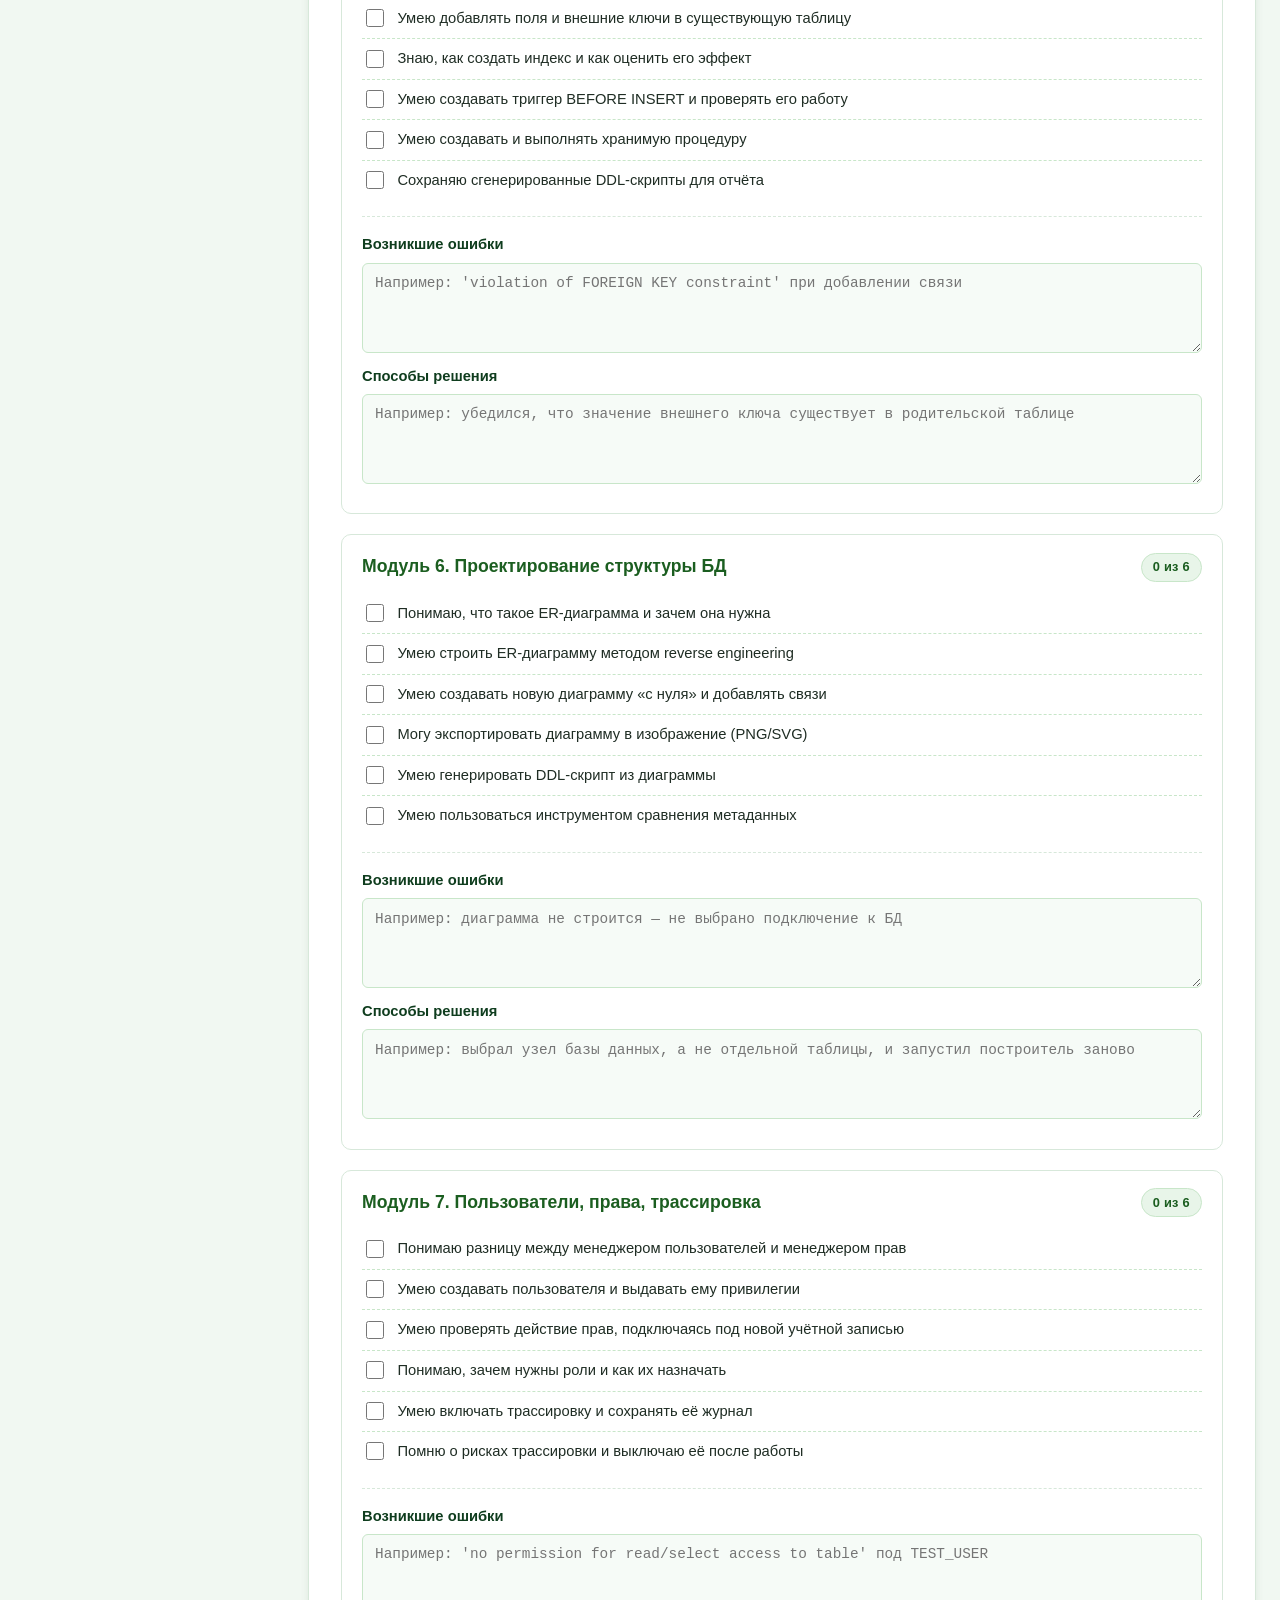
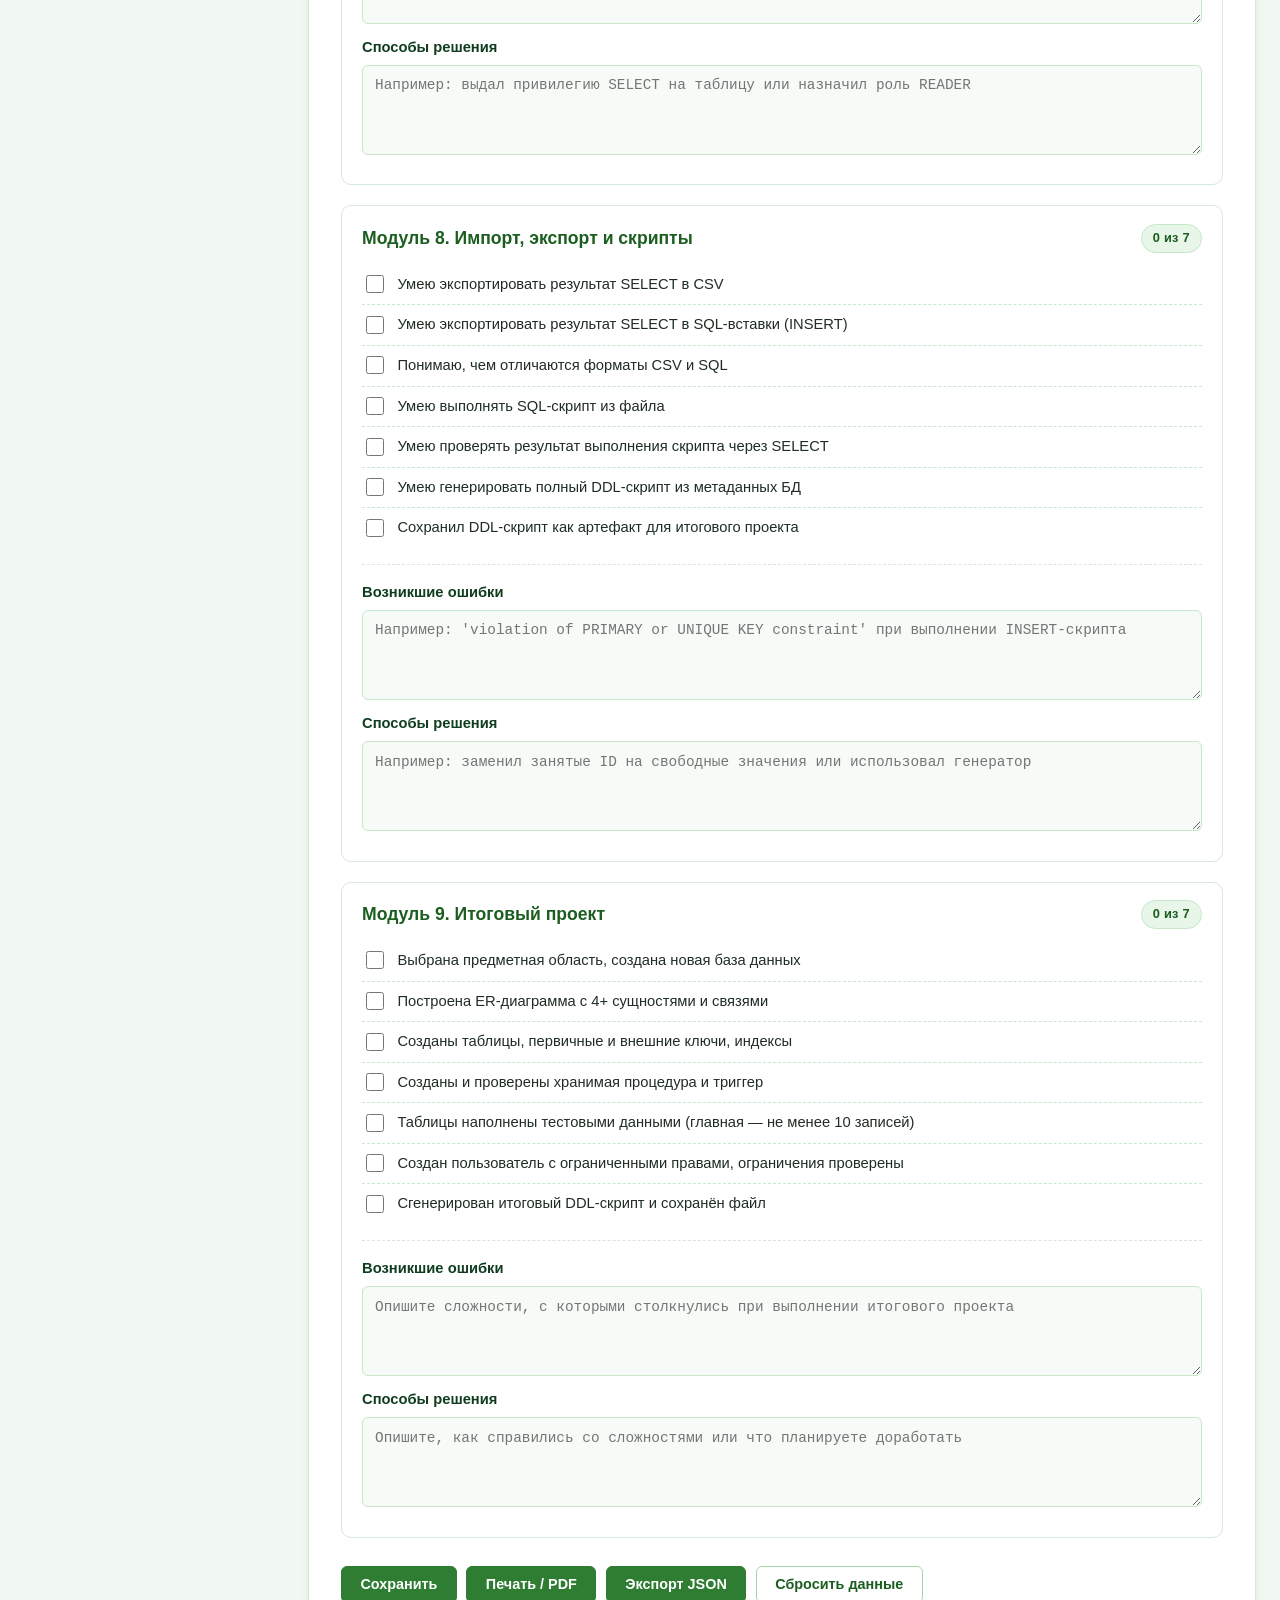
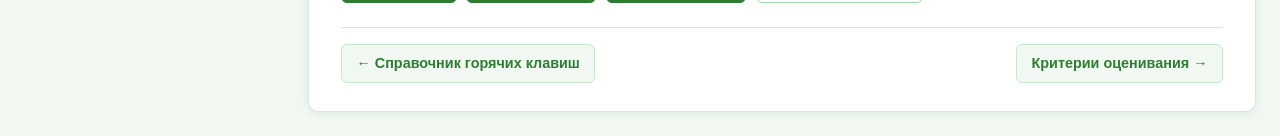
<file: appendices/checklist.html>
<!doctype html>
<html lang="ru">
<head>
  <meta charset="utf-8">
  <meta name="viewport" content="width=device-width, initial-scale=1">
  <title>Чек-лист самопроверки — ЭРТ по Red Expert</title>
  <meta name="description" content="Чек-лист самопроверки по модулям электронной рабочей тетради Red Expert: освоенные операции, возникшие ошибки и способы их решения.">
  <link rel="stylesheet" href="../assets/css/style.css">

  <!-- Локальные стили только для этой страницы. -->
  <style>
    .intro-tip {
      background: var(--green-50);
      border-left: 4px solid var(--green-500);
      border-radius: var(--radius-sm);
      padding: 0.85rem 1.1rem;
      margin: 0 0 1.5rem;
      font-size: 0.92rem;
    }
    .intro-tip strong {
      color: var(--green-800);
    }

    .module-check {
      margin-bottom: 1.25rem;
    }
    .module-check .module-head {
      display: flex;
      flex-wrap: wrap;
      align-items: center;
      justify-content: space-between;
      gap: 0.6rem;
      margin-bottom: 0.75rem;
    }
    .module-check h2 {
      margin: 0;
      font-size: 1.1rem;
      color: var(--green-800);
    }
    .module-count {
      display: inline-flex;
      align-items: center;
      padding: 0.2rem 0.7rem;
      font-size: 0.8rem;
      font-weight: 700;
      letter-spacing: 0.02em;
      color: var(--green-800);
      background: var(--green-100);
      border: 1px solid var(--green-200);
      border-radius: 999px;
      transition: background var(--transition), border-color var(--transition),
                  color var(--transition);
    }
    .module-count.complete {
      color: #fff;
      background: var(--green-600);
      border-color: var(--green-600);
    }

    .checklist-interactive {
      list-style: none;
      padding: 0;
      margin: 0 0 1rem;
    }
    .checklist-interactive li {
      display: flex;
      padding: 0.5rem 0;
      border-bottom: 1px dashed var(--green-200);
    }
    .checklist-interactive li:last-child {
      border-bottom: none;
    }

    .task .check-item {
      display: flex;
      align-items: flex-start;
      gap: 0.65rem;
      width: 100%;
      margin: 0;
      padding: 0;
      font-size: 0.92rem;
      font-weight: 400;
      color: var(--text);
      cursor: pointer;
      user-select: none;
    }
    .task .check-item input[type="checkbox"] {
      flex: 0 0 auto;
      width: 18px;
      height: 18px;
      margin-top: 0.15rem;
      accent-color: var(--green-600);
      cursor: pointer;
    }
    .task .check-item input[type="checkbox"]:checked + span {
      color: var(--green-900);
      text-decoration: line-through;
      text-decoration-color: var(--green-300);
    }

    .errors-block {
      margin-top: 0.75rem;
      padding-top: 0.5rem;
      border-top: 1px dashed var(--border);
    }
    .errors-block label {
      margin-top: 0.5rem;
    }

    @media (max-width: 640px) {
      .module-check .module-head {
        align-items: flex-start;
      }
    }
  </style>
</head>
<body>

  <!-- ================= Шапка ================= -->
  <header class="topbar">
    <a href="../index.html" class="logo">ЭРТ по Red Expert</a>
    <nav>
      <a href="../index.html">Главная</a>
      <a href="../instructions.html">Инструкция</a>
      <a href="../index.html#modules">Модули</a>
      <a href="../index.html#appendices" class="active">Приложения</a>
    </nav>
  </header>

  <div class="layout">

    <!-- ================= Боковое меню ================= -->
    <aside class="sidebar">
      <h2>Модули</h2>
      <ol>
        <li><a href="../modules/module1.html">1. Введение в Red Expert</a></li>
        <li><a href="../modules/module2.html">2. Подключение к БД</a></li>
        <li><a href="../modules/module3.html">3. Интерфейс и навигация</a></li>
        <li><a href="../modules/module4.html">4. Редактор SQL-запросов</a></li>
        <li><a href="../modules/module5.html">5. Объекты БД</a></li>
        <li><a href="../modules/module6.html">6. ER-диаграммы</a></li>
        <li><a href="../modules/module7.html">7. Пользователи и трассировка</a></li>
        <li><a href="../modules/module8.html">8. Импорт и экспорт</a></li>
        <li><a href="../modules/module9.html">9. Итоговый проект</a></li>
      </ol>

      <h2 style="margin-top: 1.25rem;">Приложения</h2>
      <ol>
        <li><a href="glossary.html">Глоссарий</a></li>
        <li><a href="reference.html">Горячие клавиши</a></li>
        <li><a href="checklist.html" class="active">Чек-лист</a></li>
        <li><a href="criteria.html">Критерии</a></li>
      </ol>
    </aside>

    <!-- ================= Основной контент ================= -->
    <main>

      <nav class="breadcrumbs">
        <a href="../index.html">Главная</a> →
        <a href="../index.html#appendices">Приложения</a> →
        Чек-лист самопроверки
      </nav>

      <h1>Чек-лист самопроверки по модулям</h1>
      <p style="color: var(--text-muted); max-width: 780px;">
        Отмечайте пункты, которые вы уверенно освоили, и фиксируйте возникшие
        ошибки и способы их решения. Это не экзамен, а рабочий инструмент:
        он поможет понять, к какому модулю стоит вернуться перед итоговым
        проектом.
      </p>

      <div class="intro-tip">
        <strong>Как пользоваться.</strong> Проходите модули по порядку.
        После каждого модуля вернитесь сюда, отметьте освоенные операции
        и, если что-то шло не так, зафиксируйте текст ошибки и найденное
        решение. Все отметки и тексты сохраняются автоматически — их можно
        распечатать в PDF или выгрузить в JSON вместе с остальными ответами
        тетради.
      </div>

      <!-- ================= Общий прогресс ================= -->
      <div class="progress" id="checklist-progress-box">
        <div class="progress-label">
          <span>Отмечено в чек-листе</span>
          <span id="checklist-progress-text">0 из 0 (0%)</span>
        </div>
        <div class="progress-track">
          <div class="progress-bar" id="checklist-progress-bar"></div>
        </div>
      </div>

      <!-- ================= Модуль 1 ================= -->
      <section class="task module-check" data-check-module="m1">
        <div class="module-head">
          <h2>Модуль 1. Введение в Red Expert</h2>
          <span class="module-count">0 из 6</span>
        </div>
        <ul class="checklist-interactive">
          <li><label class="check-item"><input type="checkbox" data-progress="chk_m1_1"><span>Знаю, что такое Red Expert и для каких СУБД он предназначен</span></label></li>
          <li><label class="check-item"><input type="checkbox" data-progress="chk_m1_2"><span>Установил Red Expert и успешно запустил его</span></label></li>
          <li><label class="check-item"><input type="checkbox" data-progress="chk_m1_3"><span>Проверил версию JDK и при необходимости установил нужную</span></label></li>
          <li><label class="check-item"><input type="checkbox" data-progress="chk_m1_4"><span>Настроил интерфейс под себя (язык, шрифт, панели)</span></label></li>
          <li><label class="check-item"><input type="checkbox" data-progress="chk_m1_5"><span>Ориентируюсь в панели инструментов и знаю основные горячие клавиши</span></label></li>
          <li><label class="check-item"><input type="checkbox" data-progress="chk_m1_6"><span>Понимаю, какие объекты БД можно редактировать визуально</span></label></li>
        </ul>
        <div class="errors-block">
          <label>Возникшие ошибки
            <textarea data-save="chk_m1_errors"
                      placeholder="Например: при запуске — ошибка 'Java not found'"></textarea>
          </label>
          <label>Способы решения
            <textarea data-save="chk_m1_solutions"
                      placeholder="Например: установил JDK 21 и прописал JAVA_HOME"></textarea>
          </label>
        </div>
      </section>

      <!-- ================= Модуль 2 ================= -->
      <section class="task module-check" data-check-module="m2">
        <div class="module-head">
          <h2>Модуль 2. Подключение к базе данных</h2>
          <span class="module-count">0 из 6</span>
        </div>
        <ul class="checklist-interactive">
          <li><label class="check-item"><input type="checkbox" data-progress="chk_m2_1"><span>Понимаю разницу между созданием новой БД и созданием подключения</span></label></li>
          <li><label class="check-item"><input type="checkbox" data-progress="chk_m2_2"><span>Знаю назначение каждого параметра подключения (сервер, путь, кодировка, драйвер)</span></label></li>
          <li><label class="check-item"><input type="checkbox" data-progress="chk_m2_3"><span>Умею создавать подключение к учебной БД и проверять его</span></label></li>
          <li><label class="check-item"><input type="checkbox" data-progress="chk_m2_4"><span>Могу диагностировать типовую ошибку подключения и устранить её</span></label></li>
          <li><label class="check-item"><input type="checkbox" data-progress="chk_m2_5"><span>Знаю, для чего используется SSH-туннель и когда он нужен</span></label></li>
          <li><label class="check-item"><input type="checkbox" data-progress="chk_m2_6"><span>Понимаю, что Red Expert поддерживает несколько одновременных подключений</span></label></li>
        </ul>
        <div class="errors-block">
          <label>Возникшие ошибки
            <textarea data-save="chk_m2_errors"
                      placeholder="Например: 'connection refused' при подключении к localhost:3050"></textarea>
          </label>
          <label>Способы решения
            <textarea data-save="chk_m2_solutions"
                      placeholder="Например: проверил, что сервер Firebird запущен и порт 3050 не блокируется"></textarea>
          </label>
        </div>
      </section>

      <!-- ================= Модуль 3 ================= -->
      <section class="task module-check" data-check-module="m3">
        <div class="module-head">
          <h2>Модуль 3. Обзор интерфейса и навигация</h2>
          <span class="module-count">0 из 6</span>
        </div>
        <ul class="checklist-interactive">
          <li><label class="check-item"><input type="checkbox" data-progress="chk_m3_1"><span>Различаю три основные области интерфейса</span></label></li>
          <li><label class="check-item"><input type="checkbox" data-progress="chk_m3_2"><span>Знаю, какие панели можно открыть через меню «Вид»</span></label></li>
          <li><label class="check-item"><input type="checkbox" data-progress="chk_m3_3"><span>Умею перетаскивать и закреплять панели в рабочей области</span></label></li>
          <li><label class="check-item"><input type="checkbox" data-progress="chk_m3_4"><span>Ориентируюсь в дереве подключений и знаю основные типы объектов</span></label></li>
          <li><label class="check-item"><input type="checkbox" data-progress="chk_m3_5"><span>Знаю не менее 5 горячих клавиш для навигации и работы с вкладками</span></label></li>
          <li><label class="check-item"><input type="checkbox" data-progress="chk_m3_6"><span>Могу вернуть стандартное расположение панелей, если что-то потерялось</span></label></li>
        </ul>
        <div class="errors-block">
          <label>Возникшие ошибки
            <textarea data-save="chk_m3_errors"
                      placeholder="Например: случайно закрыл панель браузера БД и не мог найти"></textarea>
          </label>
          <label>Способы решения
            <textarea data-save="chk_m3_solutions"
                      placeholder="Например: открыл через меню «Вид» → «Браузер баз данных»"></textarea>
          </label>
        </div>
      </section>

      <!-- ================= Модуль 4 ================= -->
      <section class="task module-check" data-check-module="m4">
        <div class="module-head">
          <h2>Модуль 4. Редактор SQL-запросов</h2>
          <span class="module-count">0 из 7</span>
        </div>
        <ul class="checklist-interactive">
          <li><label class="check-item"><input type="checkbox" data-progress="chk_m4_1"><span>Умею писать и выполнять простой SELECT</span></label></li>
          <li><label class="check-item"><input type="checkbox" data-progress="chk_m4_2"><span>Пользуюсь кнопкой форматирования и автодополнением (Ctrl+Space)</span></label></li>
          <li><label class="check-item"><input type="checkbox" data-progress="chk_m4_3"><span>Понимаю, как работают параметризованные запросы</span></label></li>
          <li><label class="check-item"><input type="checkbox" data-progress="chk_m4_4"><span>Различаю вкладку Result Set и панель Вывод</span></label></li>
          <li><label class="check-item"><input type="checkbox" data-progress="chk_m4_5"><span>Знаю, как включить отображение плана выполнения</span></label></li>
          <li><label class="check-item"><input type="checkbox" data-progress="chk_m4_6"><span>Понимаю, почему индекс снижает стоимость запроса</span></label></li>
          <li><label class="check-item"><input type="checkbox" data-progress="chk_m4_7"><span>Умею находить ранее выполненные запросы в истории</span></label></li>
        </ul>
        <div class="errors-block">
          <label>Возникшие ошибки
            <textarea data-save="chk_m4_errors"
                      placeholder="Например: 'Dynamic SQL Error: Token unknown' на запросе с JOIN"></textarea>
          </label>
          <label>Способы решения
            <textarea data-save="chk_m4_solutions"
                      placeholder="Например: проверил, что перед JOIN не пропущена запятая и указан алиас таблицы"></textarea>
          </label>
        </div>
      </section>

      <!-- ================= Модуль 5 ================= -->
      <section class="task module-check" data-check-module="m5">
        <div class="module-head">
          <h2>Модуль 5. Работа с объектами БД</h2>
          <span class="module-count">0 из 7</span>
        </div>
        <ul class="checklist-interactive">
          <li><label class="check-item"><input type="checkbox" data-progress="chk_m5_1"><span>Умею создавать таблицу через визуальный редактор</span></label></li>
          <li><label class="check-item"><input type="checkbox" data-progress="chk_m5_2"><span>Понимаю разницу между CREATE и ALTER</span></label></li>
          <li><label class="check-item"><input type="checkbox" data-progress="chk_m5_3"><span>Умею добавлять поля и внешние ключи в существующую таблицу</span></label></li>
          <li><label class="check-item"><input type="checkbox" data-progress="chk_m5_4"><span>Знаю, как создать индекс и как оценить его эффект</span></label></li>
          <li><label class="check-item"><input type="checkbox" data-progress="chk_m5_5"><span>Умею создавать триггер BEFORE INSERT и проверять его работу</span></label></li>
          <li><label class="check-item"><input type="checkbox" data-progress="chk_m5_6"><span>Умею создавать и выполнять хранимую процедуру</span></label></li>
          <li><label class="check-item"><input type="checkbox" data-progress="chk_m5_7"><span>Сохраняю сгенерированные DDL-скрипты для отчёта</span></label></li>
        </ul>
        <div class="errors-block">
          <label>Возникшие ошибки
            <textarea data-save="chk_m5_errors"
                      placeholder="Например: 'violation of FOREIGN KEY constraint' при добавлении связи"></textarea>
          </label>
          <label>Способы решения
            <textarea data-save="chk_m5_solutions"
                      placeholder="Например: убедился, что значение внешнего ключа существует в родительской таблице"></textarea>
          </label>
        </div>
      </section>

      <!-- ================= Модуль 6 ================= -->
      <section class="task module-check" data-check-module="m6">
        <div class="module-head">
          <h2>Модуль 6. Проектирование структуры БД</h2>
          <span class="module-count">0 из 6</span>
        </div>
        <ul class="checklist-interactive">
          <li><label class="check-item"><input type="checkbox" data-progress="chk_m6_1"><span>Понимаю, что такое ER-диаграмма и зачем она нужна</span></label></li>
          <li><label class="check-item"><input type="checkbox" data-progress="chk_m6_2"><span>Умею строить ER-диаграмму методом reverse engineering</span></label></li>
          <li><label class="check-item"><input type="checkbox" data-progress="chk_m6_3"><span>Умею создавать новую диаграмму «с нуля» и добавлять связи</span></label></li>
          <li><label class="check-item"><input type="checkbox" data-progress="chk_m6_4"><span>Могу экспортировать диаграмму в изображение (PNG/SVG)</span></label></li>
          <li><label class="check-item"><input type="checkbox" data-progress="chk_m6_5"><span>Умею генерировать DDL-скрипт из диаграммы</span></label></li>
          <li><label class="check-item"><input type="checkbox" data-progress="chk_m6_6"><span>Умею пользоваться инструментом сравнения метаданных</span></label></li>
        </ul>
        <div class="errors-block">
          <label>Возникшие ошибки
            <textarea data-save="chk_m6_errors"
                      placeholder="Например: диаграмма не строится — не выбрано подключение к БД"></textarea>
          </label>
          <label>Способы решения
            <textarea data-save="chk_m6_solutions"
                      placeholder="Например: выбрал узел базы данных, а не отдельной таблицы, и запустил построитель заново"></textarea>
          </label>
        </div>
      </section>

      <!-- ================= Модуль 7 ================= -->
      <section class="task module-check" data-check-module="m7">
        <div class="module-head">
          <h2>Модуль 7. Пользователи, права, трассировка</h2>
          <span class="module-count">0 из 6</span>
        </div>
        <ul class="checklist-interactive">
          <li><label class="check-item"><input type="checkbox" data-progress="chk_m7_1"><span>Понимаю разницу между менеджером пользователей и менеджером прав</span></label></li>
          <li><label class="check-item"><input type="checkbox" data-progress="chk_m7_2"><span>Умею создавать пользователя и выдавать ему привилегии</span></label></li>
          <li><label class="check-item"><input type="checkbox" data-progress="chk_m7_3"><span>Умею проверять действие прав, подключаясь под новой учётной записью</span></label></li>
          <li><label class="check-item"><input type="checkbox" data-progress="chk_m7_4"><span>Понимаю, зачем нужны роли и как их назначать</span></label></li>
          <li><label class="check-item"><input type="checkbox" data-progress="chk_m7_5"><span>Умею включать трассировку и сохранять её журнал</span></label></li>
          <li><label class="check-item"><input type="checkbox" data-progress="chk_m7_6"><span>Помню о рисках трассировки и выключаю её после работы</span></label></li>
        </ul>
        <div class="errors-block">
          <label>Возникшие ошибки
            <textarea data-save="chk_m7_errors"
                      placeholder="Например: 'no permission for read/select access to table' под TEST_USER"></textarea>
          </label>
          <label>Способы решения
            <textarea data-save="chk_m7_solutions"
                      placeholder="Например: выдал привилегию SELECT на таблицу или назначил роль READER"></textarea>
          </label>
        </div>
      </section>

      <!-- ================= Модуль 8 ================= -->
      <section class="task module-check" data-check-module="m8">
        <div class="module-head">
          <h2>Модуль 8. Импорт, экспорт и скрипты</h2>
          <span class="module-count">0 из 7</span>
        </div>
        <ul class="checklist-interactive">
          <li><label class="check-item"><input type="checkbox" data-progress="chk_m8_1"><span>Умею экспортировать результат SELECT в CSV</span></label></li>
          <li><label class="check-item"><input type="checkbox" data-progress="chk_m8_2"><span>Умею экспортировать результат SELECT в SQL-вставки (INSERT)</span></label></li>
          <li><label class="check-item"><input type="checkbox" data-progress="chk_m8_3"><span>Понимаю, чем отличаются форматы CSV и SQL</span></label></li>
          <li><label class="check-item"><input type="checkbox" data-progress="chk_m8_4"><span>Умею выполнять SQL-скрипт из файла</span></label></li>
          <li><label class="check-item"><input type="checkbox" data-progress="chk_m8_5"><span>Умею проверять результат выполнения скрипта через SELECT</span></label></li>
          <li><label class="check-item"><input type="checkbox" data-progress="chk_m8_6"><span>Умею генерировать полный DDL-скрипт из метаданных БД</span></label></li>
          <li><label class="check-item"><input type="checkbox" data-progress="chk_m8_7"><span>Сохранил DDL-скрипт как артефакт для итогового проекта</span></label></li>
        </ul>
        <div class="errors-block">
          <label>Возникшие ошибки
            <textarea data-save="chk_m8_errors"
                      placeholder="Например: 'violation of PRIMARY or UNIQUE KEY constraint' при выполнении INSERT-скрипта"></textarea>
          </label>
          <label>Способы решения
            <textarea data-save="chk_m8_solutions"
                      placeholder="Например: заменил занятые ID на свободные значения или использовал генератор"></textarea>
          </label>
        </div>
      </section>

      <!-- ================= Модуль 9 ================= -->
      <section class="task module-check" data-check-module="m9">
        <div class="module-head">
          <h2>Модуль 9. Итоговый проект</h2>
          <span class="module-count">0 из 7</span>
        </div>
        <ul class="checklist-interactive">
          <li><label class="check-item"><input type="checkbox" data-progress="chk_m9_1"><span>Выбрана предметная область, создана новая база данных</span></label></li>
          <li><label class="check-item"><input type="checkbox" data-progress="chk_m9_2"><span>Построена ER-диаграмма с 4+ сущностями и связями</span></label></li>
          <li><label class="check-item"><input type="checkbox" data-progress="chk_m9_3"><span>Созданы таблицы, первичные и внешние ключи, индексы</span></label></li>
          <li><label class="check-item"><input type="checkbox" data-progress="chk_m9_4"><span>Созданы и проверены хранимая процедура и триггер</span></label></li>
          <li><label class="check-item"><input type="checkbox" data-progress="chk_m9_5"><span>Таблицы наполнены тестовыми данными (главная — не менее 10 записей)</span></label></li>
          <li><label class="check-item"><input type="checkbox" data-progress="chk_m9_6"><span>Создан пользователь с ограниченными правами, ограничения проверены</span></label></li>
          <li><label class="check-item"><input type="checkbox" data-progress="chk_m9_7"><span>Сгенерирован итоговый DDL-скрипт и сохранён файл</span></label></li>
        </ul>
        <div class="errors-block">
          <label>Возникшие ошибки
            <textarea data-save="chk_m9_errors"
                      placeholder="Опишите сложности, с которыми столкнулись при выполнении итогового проекта"></textarea>
          </label>
          <label>Способы решения
            <textarea data-save="chk_m9_solutions"
                      placeholder="Опишите, как справились со сложностями или что планируете доработать"></textarea>
          </label>
        </div>
      </section>

      <!-- ================= Кнопки ================= -->
      <div class="actions">
        <button data-save-all>Сохранить</button>
        <button data-print>Печать / PDF</button>
        <button data-export>Экспорт JSON</button>
        <button class="secondary" data-reset>Сбросить данные</button>
      </div>

      <!-- ================= Навигация ================= -->
      <nav class="pager">
        <a href="reference.html">← Справочник горячих клавиш</a>
        <a href="criteria.html">Критерии оценивания →</a>
      </nav>

    </main>
  </div>

  <script src="../assets/js/app.js"></script>

  <!-- Локальный скрипт подсчёта прогресса чек-листа -->
  <script>
    (function () {
      'use strict';

      function updateProgress() {
        // Общий прогресс
        const boxes = document.querySelectorAll('[data-progress^="chk_"]');
        const total = boxes.length;
        const done = Array.prototype.filter.call(boxes, function (b) { return b.checked; }).length;
        const percent = total ? Math.round((done / total) * 100) : 0;

        const text = document.getElementById('checklist-progress-text');
        const bar = document.getElementById('checklist-progress-bar');
        if (text) text.textContent = done + ' из ' + total + ' (' + percent + '%)';
        if (bar) bar.style.width = percent + '%';

        // Прогресс по каждому модулю
        document.querySelectorAll('[data-check-module]').forEach(function (section) {
          const id = section.getAttribute('data-check-module');
          const modBoxes = section.querySelectorAll('[data-progress^="chk_' + id + '_"]');
          const modTotal = modBoxes.length;
          const modDone = Array.prototype.filter.call(modBoxes, function (b) { return b.checked; }).length;
          const counter = section.querySelector('.module-count');
          if (counter) {
            counter.textContent = modDone + ' из ' + modTotal;
            if (modTotal > 0 && modDone === modTotal) {
              counter.classList.add('complete');
            } else {
              counter.classList.remove('complete');
            }
          }
        });
      }

      document.addEventListener('DOMContentLoaded', function () {
        // app.js уже восстановил состояния из localStorage к этому моменту,
        // поэтому просто считаем актуальные значения.
        updateProgress();

        document.addEventListener('change', function (e) {
          const t = e.target;
          if (t && t.matches && t.matches('[data-progress^="chk_"]')) {
            updateProgress();
          }
        });
      });
    })();
  </script>
</body>
</html>
</file>
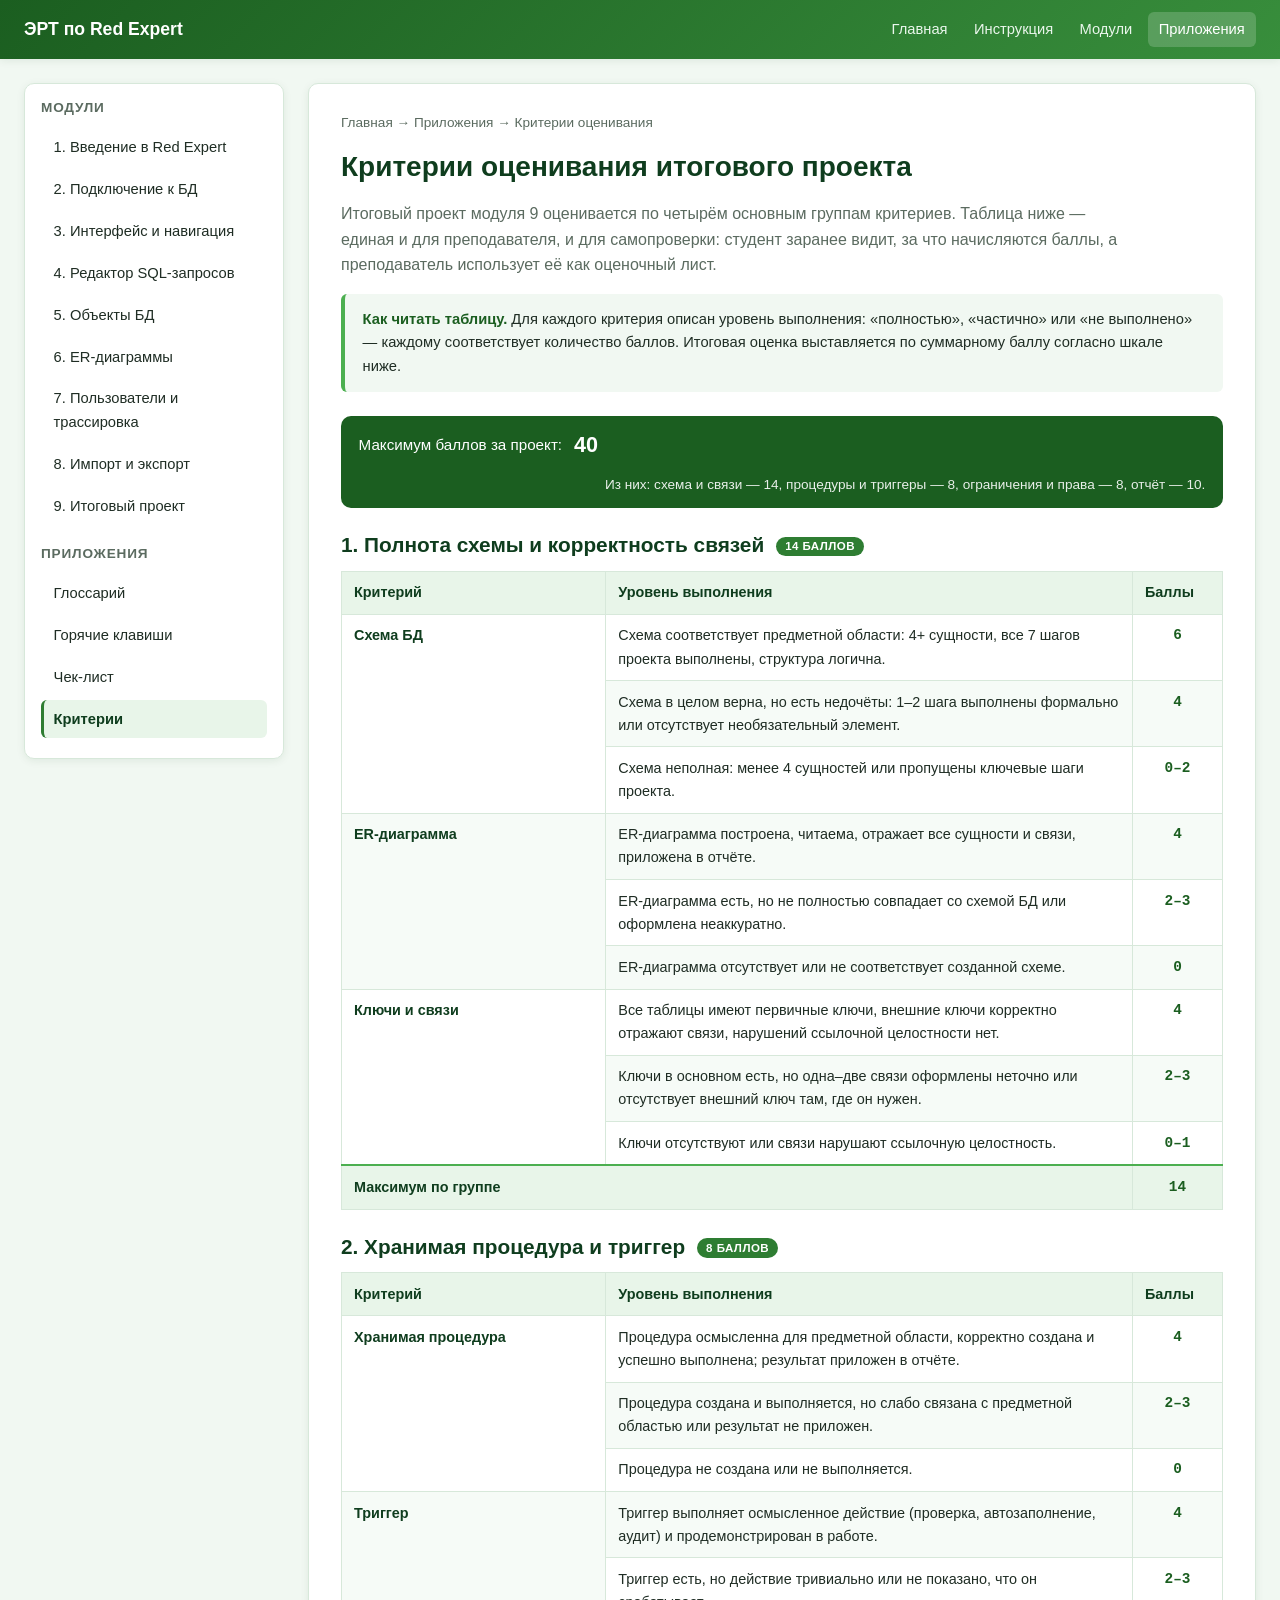
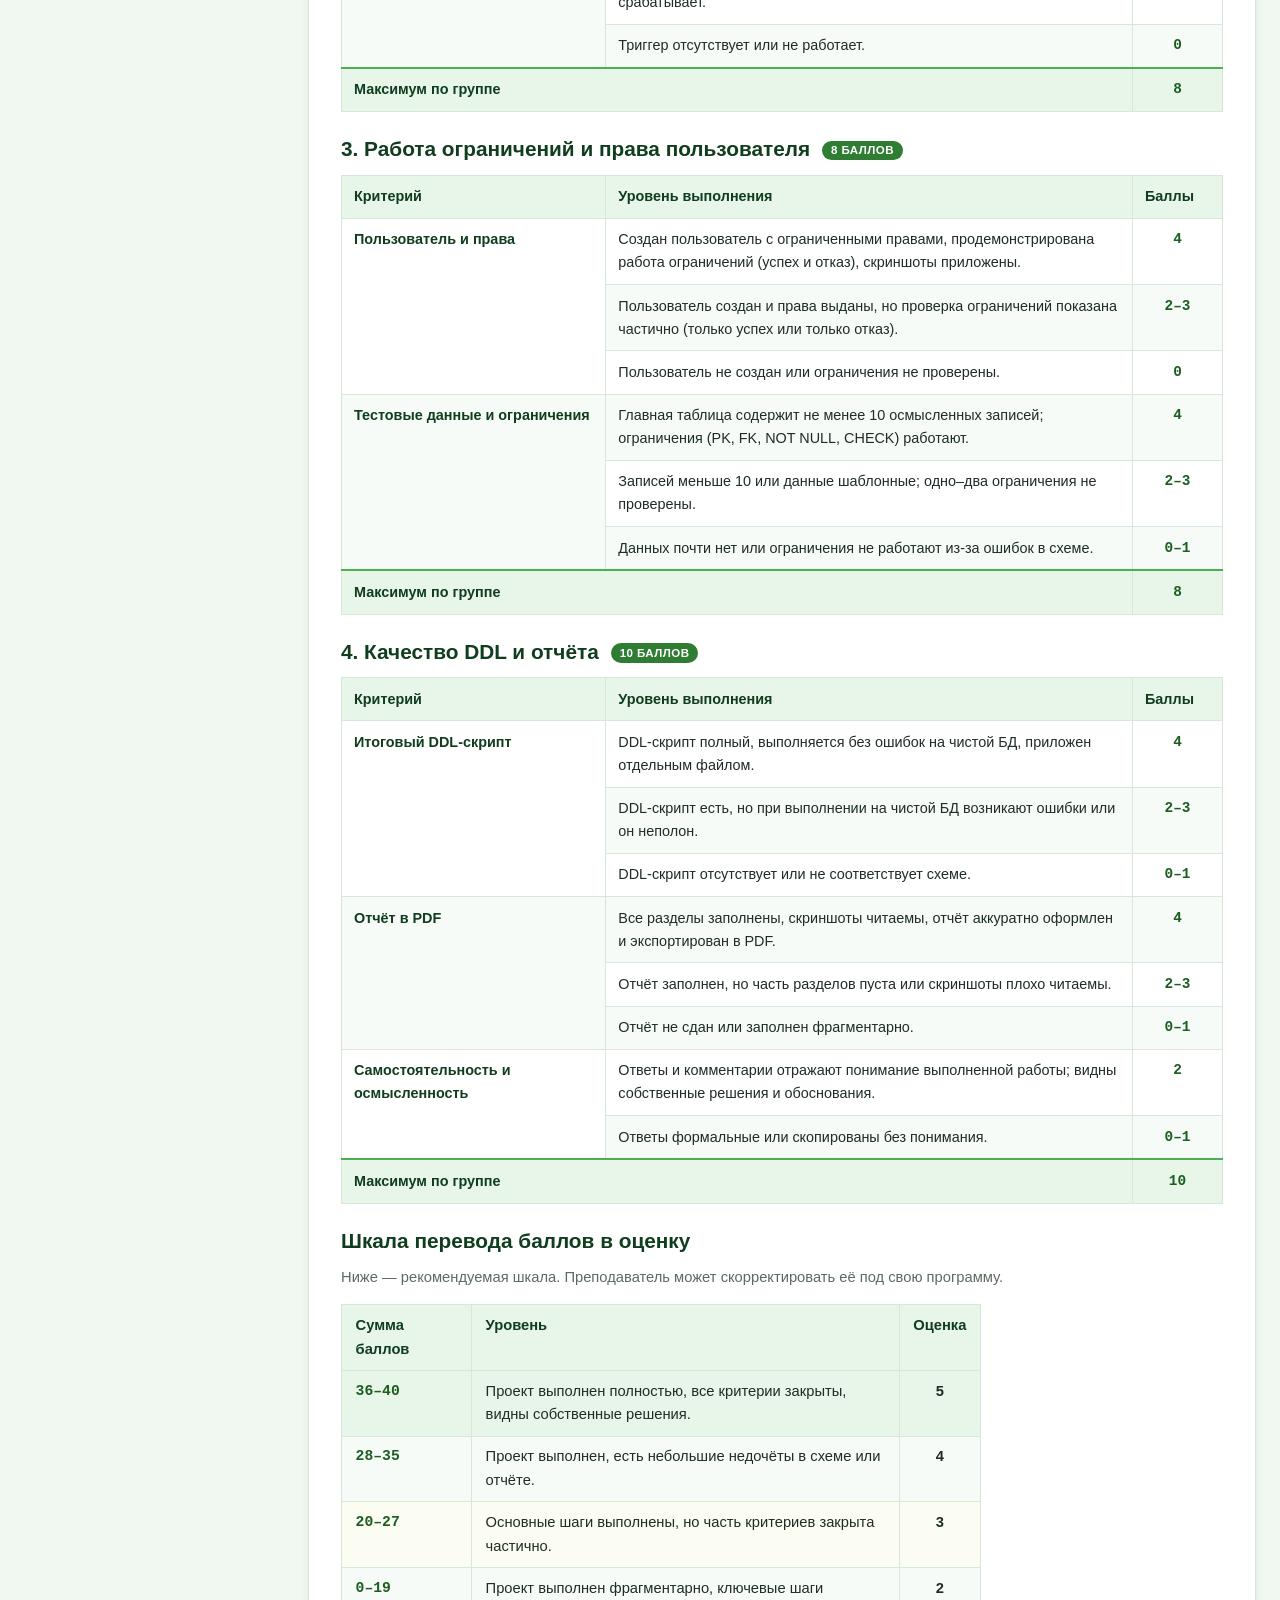
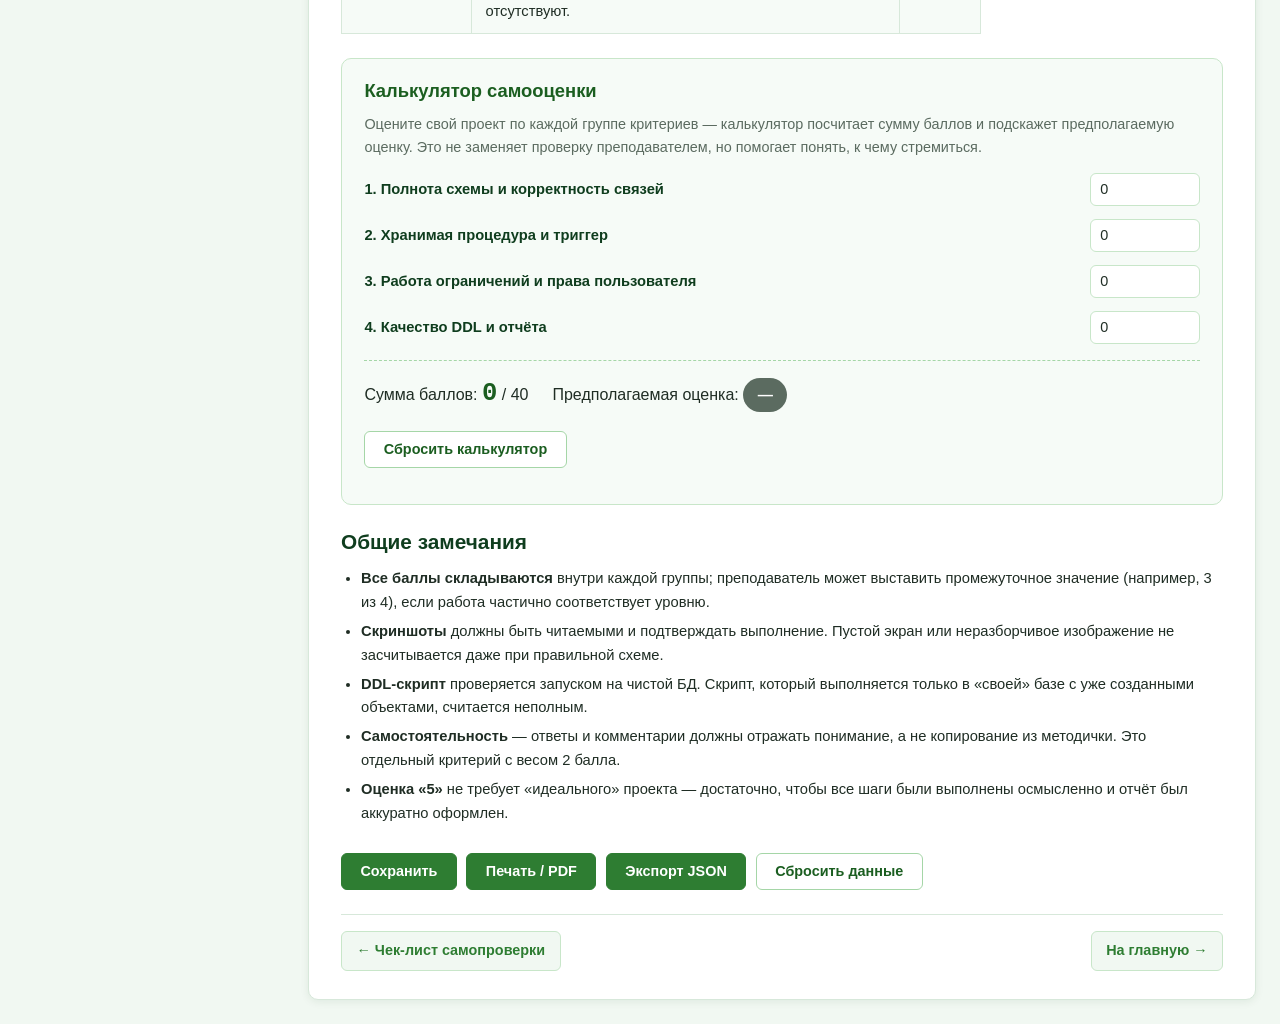
<file: appendices/criteria.html>
<!doctype html>
<html lang="ru">
<head>
  <meta charset="utf-8">
  <meta name="viewport" content="width=device-width, initial-scale=1">
  <title>Критерии оценивания — ЭРТ по Red Expert</title>
  <meta name="description" content="Критерии оценивания итогового проекта по Red Expert: полнота схемы, корректность связей, работа ограничений, качество отчёта.">
  <link rel="stylesheet" href="../assets/css/style.css">

  <!-- Локальные стили только для этой страницы. -->
  <style>
    .intro-tip {
      background: var(--green-50);
      border-left: 4px solid var(--green-500);
      border-radius: var(--radius-sm);
      padding: 0.85rem 1.1rem;
      margin: 0 0 1.5rem;
      font-size: 0.92rem;
    }
    .intro-tip strong {
      color: var(--green-800);
    }

    .max-score {
      display: flex;
      flex-wrap: wrap;
      align-items: center;
      gap: 0.75rem;
      padding: 0.75rem 1.1rem;
      margin-bottom: 1.5rem;
      background: var(--green-800);
      color: #fff;
      border-radius: var(--radius);
      font-size: 0.95rem;
    }
    .max-score strong {
      font-size: 1.35rem;
    }
    .max-score .hint {
      font-size: 0.85rem;
      opacity: 0.9;
      margin-left: auto;
    }

    .criteria-table {
      width: 100%;
      border-collapse: collapse;
      margin: 0 0 1.5rem;
      font-size: 0.9rem;
    }
    .criteria-table thead {
      background: var(--green-100);
    }
    .criteria-table th,
    .criteria-table td {
      padding: 0.6rem 0.75rem;
      text-align: left;
      vertical-align: top;
      border: 1px solid var(--border);
    }
    .criteria-table th {
      color: var(--green-900);
      font-weight: 700;
    }
    .criteria-table tbody tr:nth-child(even) {
      background: var(--bg-soft);
    }
    .criteria-table tbody tr:hover {
      background: var(--green-50);
    }
    .criteria-table td.score {
      width: 90px;
      text-align: center;
      font-weight: 700;
      color: var(--green-800);
      font-family: var(--font-mono);
      white-space: nowrap;
    }
    .criteria-table td.criterion {
      width: 30%;
      font-weight: 600;
      color: var(--green-900);
    }
    .criteria-table tfoot td {
      background: var(--green-100);
      font-weight: 700;
      color: var(--green-900);
      border-top: 2px solid var(--green-500);
    }

    .level-badge {
      display: inline-block;
      padding: 0.15rem 0.55rem;
      font-size: 0.72rem;
      font-weight: 700;
      letter-spacing: 0.04em;
      text-transform: uppercase;
      color: #fff;
      background: var(--green-700);
      border-radius: 999px;
      vertical-align: middle;
      margin-left: 0.4rem;
    }

    .scale-table {
      width: 100%;
      max-width: 640px;
      border-collapse: collapse;
      margin: 0.75rem 0 1.5rem;
      font-size: 0.92rem;
    }
    .scale-table th,
    .scale-table td {
      padding: 0.55rem 0.85rem;
      text-align: left;
      border: 1px solid var(--border);
    }
    .scale-table thead {
      background: var(--green-100);
    }
    .scale-table th {
      color: var(--green-900);
    }
    .scale-table td:first-child {
      font-weight: 700;
      color: var(--green-800);
      font-family: var(--font-mono);
      white-space: nowrap;
      width: 130px;
    }
    .scale-table td:last-child {
      font-weight: 700;
      text-align: center;
      white-space: nowrap;
      width: 80px;
    }
    .scale-5 { background: var(--green-100); }
    .scale-4 { background: #f0f8f1; }
    .scale-3 { background: #fbfcf2; }
    .scale-2 { background: #fff8e6; }

    .calc-box {
      background: var(--bg-soft);
      border: 1px solid var(--green-200);
      border-radius: var(--radius);
      padding: 1.25rem 1.4rem;
      margin: 1.5rem 0;
    }
    .calc-box h2 {
      margin-top: 0;
      font-size: 1.15rem;
      color: var(--green-800);
    }
    .calc-row {
      display: flex;
      flex-wrap: wrap;
      align-items: center;
      gap: 0.6rem;
      margin-bottom: 0.85rem;
    }
    .calc-row label {
      flex: 1 1 320px;
      margin: 0;
      font-size: 0.92rem;
      font-weight: 600;
      color: var(--green-900);
    }
    .calc-row select,
    .calc-row input[type="number"] {
      flex: 0 0 110px;
      padding: 0.45rem 0.6rem;
      font-family: var(--font);
      font-size: 0.9rem;
      color: var(--text);
      background: #fff;
      border: 1px solid var(--green-200);
      border-radius: var(--radius-sm);
      transition: border-color var(--transition), box-shadow var(--transition);
    }
    .calc-row select:focus,
    .calc-row input[type="number"]:focus {
      border-color: var(--green-600);
      outline: none;
      box-shadow: 0 0 0 3px rgba(76, 175, 80, 0.15);
    }
    .calc-summary {
      margin-top: 1rem;
      padding-top: 0.85rem;
      border-top: 1px dashed var(--green-300);
      display: flex;
      flex-wrap: wrap;
      gap: 1.5rem;
      align-items: baseline;
      font-size: 1rem;
    }
    .calc-summary .big {
      font-size: 1.6rem;
      font-weight: 700;
      color: var(--green-800);
      font-family: var(--font-mono);
    }
    .calc-grade {
      display: inline-block;
      padding: 0.3rem 0.9rem;
      font-weight: 700;
      color: #fff;
      background: var(--green-700);
      border-radius: 999px;
      font-size: 0.95rem;
    }
    .calc-grade.empty {
      background: var(--text-muted);
    }

    .note-list {
      margin: 0.5rem 0 0 1.25rem;
      padding: 0;
      font-size: 0.92rem;
    }
    .note-list li {
      margin-bottom: 0.35rem;
    }

    @media (max-width: 720px) {
      .criteria-table td.criterion,
      .criteria-table td.score {
        width: auto;
      }
      .criteria-table {
        font-size: 0.85rem;
      }
      .max-score .hint {
        margin-left: 0;
        width: 100%;
      }
    }
  </style>
</head>
<body>

  <!-- ================= Шапка ================= -->
  <header class="topbar">
    <a href="../index.html" class="logo">ЭРТ по Red Expert</a>
    <nav>
      <a href="../index.html">Главная</a>
      <a href="../instructions.html">Инструкция</a>
      <a href="../index.html#modules">Модули</a>
      <a href="../index.html#appendices" class="active">Приложения</a>
    </nav>
  </header>

  <div class="layout">

    <!-- ================= Боковое меню ================= -->
    <aside class="sidebar">
      <h2>Модули</h2>
      <ol>
        <li><a href="../modules/module1.html">1. Введение в Red Expert</a></li>
        <li><a href="../modules/module2.html">2. Подключение к БД</a></li>
        <li><a href="../modules/module3.html">3. Интерфейс и навигация</a></li>
        <li><a href="../modules/module4.html">4. Редактор SQL-запросов</a></li>
        <li><a href="../modules/module5.html">5. Объекты БД</a></li>
        <li><a href="../modules/module6.html">6. ER-диаграммы</a></li>
        <li><a href="../modules/module7.html">7. Пользователи и трассировка</a></li>
        <li><a href="../modules/module8.html">8. Импорт и экспорт</a></li>
        <li><a href="../modules/module9.html">9. Итоговый проект</a></li>
      </ol>

      <h2 style="margin-top: 1.25rem;">Приложения</h2>
      <ol>
        <li><a href="glossary.html">Глоссарий</a></li>
        <li><a href="reference.html">Горячие клавиши</a></li>
        <li><a href="checklist.html">Чек-лист</a></li>
        <li><a href="criteria.html" class="active">Критерии</a></li>
      </ol>
    </aside>

    <!-- ================= Основной контент ================= -->
    <main>

      <nav class="breadcrumbs">
        <a href="../index.html">Главная</a> →
        <a href="../index.html#appendices">Приложения</a> →
        Критерии оценивания
      </nav>

      <h1>Критерии оценивания итогового проекта</h1>
      <p style="color: var(--text-muted); max-width: 780px;">
        Итоговый проект модуля 9 оценивается по четырём основным группам
        критериев. Таблица ниже — единая и для преподавателя, и для
        самопроверки: студент заранее видит, за что начисляются баллы,
        а преподаватель использует её как оценочный лист.
      </p>

      <div class="intro-tip">
        <strong>Как читать таблицу.</strong> Для каждого критерия описан
        уровень выполнения: «полностью», «частично» или «не выполнено»
        — каждому соответствует количество баллов. Итоговая оценка
        выставляется по суммарному баллу согласно шкале ниже.
      </div>

      <div class="max-score">
        Максимум баллов за проект: <strong>40</strong>
        <span class="hint">Из них: схема и связи — 14, процедуры и триггеры — 8, ограничения и права — 8, отчёт — 10.</span>
      </div>

      <!-- ================= 1. Полнота схемы и корректность связей ================= -->
      <h2>1. Полнота схемы и корректность связей <span class="level-badge">14 баллов</span></h2>
      <table class="criteria-table">
        <thead>
          <tr>
            <th>Критерий</th>
            <th>Уровень выполнения</th>
            <th>Баллы</th>
          </tr>
        </thead>
        <tbody>
          <tr>
            <td class="criterion" rowspan="3">Схема БД</td>
            <td>Схема соответствует предметной области: 4+ сущности, все 7 шагов проекта выполнены, структура логична.</td>
            <td class="score">6</td>
          </tr>
          <tr>
            <td>Схема в целом верна, но есть недочёты: 1–2 шага выполнены формально или отсутствует необязательный элемент.</td>
            <td class="score">4</td>
          </tr>
          <tr>
            <td>Схема неполная: менее 4 сущностей или пропущены ключевые шаги проекта.</td>
            <td class="score">0–2</td>
          </tr>

          <tr>
            <td class="criterion" rowspan="3">ER-диаграмма</td>
            <td>ER-диаграмма построена, читаема, отражает все сущности и связи, приложена в отчёте.</td>
            <td class="score">4</td>
          </tr>
          <tr>
            <td>ER-диаграмма есть, но не полностью совпадает со схемой БД или оформлена неаккуратно.</td>
            <td class="score">2–3</td>
          </tr>
          <tr>
            <td>ER-диаграмма отсутствует или не соответствует созданной схеме.</td>
            <td class="score">0</td>
          </tr>

          <tr>
            <td class="criterion" rowspan="3">Ключи и связи</td>
            <td>Все таблицы имеют первичные ключи, внешние ключи корректно отражают связи, нарушений ссылочной целостности нет.</td>
            <td class="score">4</td>
          </tr>
          <tr>
            <td>Ключи в основном есть, но одна–две связи оформлены неточно или отсутствует внешний ключ там, где он нужен.</td>
            <td class="score">2–3</td>
          </tr>
          <tr>
            <td>Ключи отсутствуют или связи нарушают ссылочную целостность.</td>
            <td class="score">0–1</td>
          </tr>
        </tbody>
        <tfoot>
          <tr>
            <td colspan="2">Максимум по группе</td>
            <td class="score">14</td>
          </tr>
        </tfoot>
      </table>

      <!-- ================= 2. Работа процедур и триггеров ================= -->
      <h2>2. Хранимая процедура и триггер <span class="level-badge">8 баллов</span></h2>
      <table class="criteria-table">
        <thead>
          <tr>
            <th>Критерий</th>
            <th>Уровень выполнения</th>
            <th>Баллы</th>
          </tr>
        </thead>
        <tbody>
          <tr>
            <td class="criterion" rowspan="3">Хранимая процедура</td>
            <td>Процедура осмысленна для предметной области, корректно создана и успешно выполнена; результат приложен в отчёте.</td>
            <td class="score">4</td>
          </tr>
          <tr>
            <td>Процедура создана и выполняется, но слабо связана с предметной областью или результат не приложен.</td>
            <td class="score">2–3</td>
          </tr>
          <tr>
            <td>Процедура не создана или не выполняется.</td>
            <td class="score">0</td>
          </tr>

          <tr>
            <td class="criterion" rowspan="3">Триггер</td>
            <td>Триггер выполняет осмысленное действие (проверка, автозаполнение, аудит) и продемонстрирован в работе.</td>
            <td class="score">4</td>
          </tr>
          <tr>
            <td>Триггер есть, но действие тривиально или не показано, что он срабатывает.</td>
            <td class="score">2–3</td>
          </tr>
          <tr>
            <td>Триггер отсутствует или не работает.</td>
            <td class="score">0</td>
          </tr>
        </tbody>
        <tfoot>
          <tr>
            <td colspan="2">Максимум по группе</td>
            <td class="score">8</td>
          </tr>
        </tfoot>
      </table>

      <!-- ================= 3. Работа ограничений и права ================= -->
      <h2>3. Работа ограничений и права пользователя <span class="level-badge">8 баллов</span></h2>
      <table class="criteria-table">
        <thead>
          <tr>
            <th>Критерий</th>
            <th>Уровень выполнения</th>
            <th>Баллы</th>
          </tr>
        </thead>
        <tbody>
          <tr>
            <td class="criterion" rowspan="3">Пользователь и права</td>
            <td>Создан пользователь с ограниченными правами, продемонстрирована работа ограничений (успех и отказ), скриншоты приложены.</td>
            <td class="score">4</td>
          </tr>
          <tr>
            <td>Пользователь создан и права выданы, но проверка ограничений показана частично (только успех или только отказ).</td>
            <td class="score">2–3</td>
          </tr>
          <tr>
            <td>Пользователь не создан или ограничения не проверены.</td>
            <td class="score">0</td>
          </tr>

          <tr>
            <td class="criterion" rowspan="3">Тестовые данные и ограничения</td>
            <td>Главная таблица содержит не менее 10 осмысленных записей; ограничения (PK, FK, NOT NULL, CHECK) работают.</td>
            <td class="score">4</td>
          </tr>
          <tr>
            <td>Записей меньше 10 или данные шаблонные; одно–два ограничения не проверены.</td>
            <td class="score">2–3</td>
          </tr>
          <tr>
            <td>Данных почти нет или ограничения не работают из-за ошибок в схеме.</td>
            <td class="score">0–1</td>
          </tr>
        </tbody>
        <tfoot>
          <tr>
            <td colspan="2">Максимум по группе</td>
            <td class="score">8</td>
          </tr>
        </tfoot>
      </table>

      <!-- ================= 4. Качество DDL и отчёта ================= -->
      <h2>4. Качество DDL и отчёта <span class="level-badge">10 баллов</span></h2>
      <table class="criteria-table">
        <thead>
          <tr>
            <th>Критерий</th>
            <th>Уровень выполнения</th>
            <th>Баллы</th>
          </tr>
        </thead>
        <tbody>
          <tr>
            <td class="criterion" rowspan="3">Итоговый DDL-скрипт</td>
            <td>DDL-скрипт полный, выполняется без ошибок на чистой БД, приложен отдельным файлом.</td>
            <td class="score">4</td>
          </tr>
          <tr>
            <td>DDL-скрипт есть, но при выполнении на чистой БД возникают ошибки или он неполон.</td>
            <td class="score">2–3</td>
          </tr>
          <tr>
            <td>DDL-скрипт отсутствует или не соответствует схеме.</td>
            <td class="score">0–1</td>
          </tr>

          <tr>
            <td class="criterion" rowspan="3">Отчёт в PDF</td>
            <td>Все разделы заполнены, скриншоты читаемы, отчёт аккуратно оформлен и экспортирован в PDF.</td>
            <td class="score">4</td>
          </tr>
          <tr>
            <td>Отчёт заполнен, но часть разделов пуста или скриншоты плохо читаемы.</td>
            <td class="score">2–3</td>
          </tr>
          <tr>
            <td>Отчёт не сдан или заполнен фрагментарно.</td>
            <td class="score">0–1</td>
          </tr>

          <tr>
            <td class="criterion" rowspan="2">Самостоятельность и осмысленность</td>
            <td>Ответы и комментарии отражают понимание выполненной работы; видны собственные решения и обоснования.</td>
            <td class="score">2</td>
          </tr>
          <tr>
            <td>Ответы формальные или скопированы без понимания.</td>
            <td class="score">0–1</td>
          </tr>
        </tbody>
        <tfoot>
          <tr>
            <td colspan="2">Максимум по группе</td>
            <td class="score">10</td>
          </tr>
        </tfoot>
      </table>

      <!-- ================= Шкала оценивания ================= -->
      <h2>Шкала перевода баллов в оценку</h2>
      <p style="font-size: 0.92rem; color: var(--text-muted);">
        Ниже — рекомендуемая шкала. Преподаватель может скорректировать
        её под свою программу.
      </p>
      <table class="scale-table">
        <thead>
          <tr>
            <th>Сумма баллов</th>
            <th>Уровень</th>
            <th>Оценка</th>
          </tr>
        </thead>
        <tbody>
          <tr class="scale-5">
            <td>36–40</td>
            <td>Проект выполнен полностью, все критерии закрыты, видны собственные решения.</td>
            <td>5</td>
          </tr>
          <tr class="scale-4">
            <td>28–35</td>
            <td>Проект выполнен, есть небольшие недочёты в схеме или отчёте.</td>
            <td>4</td>
          </tr>
          <tr class="scale-3">
            <td>20–27</td>
            <td>Основные шаги выполнены, но часть критериев закрыта частично.</td>
            <td>3</td>
          </tr>
          <tr class="scale-2">
            <td>0–19</td>
            <td>Проект выполнен фрагментарно, ключевые шаги отсутствуют.</td>
            <td>2</td>
          </tr>
        </tbody>
      </table>

      <!-- ================= Калькулятор самооценки ================= -->
      <section class="calc-box" id="calc">
        <h2>Калькулятор самооценки</h2>
        <p style="font-size: 0.9rem; color: var(--text-muted); margin-top: 0;">
          Оцените свой проект по каждой группе критериев — калькулятор
          посчитает сумму баллов и подскажет предполагаемую оценку.
          Это не заменяет проверку преподавателем, но помогает понять,
          к чему стремиться.
        </p>

        <div class="calc-row">
          <label for="calc-schema">1. Полнота схемы и корректность связей</label>
          <input type="number" id="calc-schema" min="0" max="14" step="1" value="0">
        </div>
        <div class="calc-row">
          <label for="calc-routines">2. Хранимая процедура и триггер</label>
          <input type="number" id="calc-routines" min="0" max="8" step="1" value="0">
        </div>
        <div class="calc-row">
          <label for="calc-constraints">3. Работа ограничений и права пользователя</label>
          <input type="number" id="calc-constraints" min="0" max="8" step="1" value="0">
        </div>
        <div class="calc-row">
          <label for="calc-report">4. Качество DDL и отчёта</label>
          <input type="number" id="calc-report" min="0" max="10" step="1" value="0">
        </div>

        <div class="calc-summary">
          <span>Сумма баллов: <span class="big" id="calc-total">0</span> / 40</span>
          <span>Предполагаемая оценка: <span class="calc-grade empty" id="calc-grade">—</span></span>
        </div>

        <div class="actions" style="margin-top: 1rem;">
          <button type="button" class="secondary" id="calc-reset">Сбросить калькулятор</button>
        </div>
      </section>

      <!-- ================= Общие замечания ================= -->
      <h2>Общие замечания</h2>
      <ul class="note-list">
        <li>
          <strong>Все баллы складываются</strong> внутри каждой группы;
          преподаватель может выставить промежуточное значение (например,
          3 из 4), если работа частично соответствует уровню.
        </li>
        <li>
          <strong>Скриншоты</strong> должны быть читаемыми и подтверждать
          выполнение. Пустой экран или неразборчивое изображение не
          засчитывается даже при правильной схеме.
        </li>
        <li>
          <strong>DDL-скрипт</strong> проверяется запуском на чистой БД.
          Скрипт, который выполняется только в «своей» базе с уже
          созданными объектами, считается неполным.
        </li>
        <li>
          <strong>Самостоятельность</strong> — ответы и комментарии
          должны отражать понимание, а не копирование из методички.
          Это отдельный критерий с весом 2 балла.
        </li>
        <li>
          <strong>Оценка «5»</strong> не требует «идеального» проекта —
          достаточно, чтобы все шаги были выполнены осмысленно
          и отчёт был аккуратно оформлен.
        </li>
      </ul>

      <!-- ================= Кнопки ================= -->
      <div class="actions">
        <button data-save-all>Сохранить</button>
        <button data-print>Печать / PDF</button>
        <button data-export>Экспорт JSON</button>
        <button class="secondary" data-reset>Сбросить данные</button>
      </div>

      <!-- ================= Навигация ================= -->
      <nav class="pager">
        <a href="checklist.html">← Чек-лист самопроверки</a>
        <a href="../index.html">На главную →</a>
      </nav>

    </main>
  </div>

  <script src="../assets/js/app.js"></script>

  <!-- Локальный калькулятор самооценки -->
  <script>
    (function () {
      'use strict';

      function toNumber(v) {
        const n = parseFloat(v);
        return isNaN(n) ? 0 : n;
      }

      function clamp(n, min, max) {
        return Math.max(min, Math.min(max, n));
      }

      function getGrade(total) {
        if (total >= 36) return '5';
        if (total >= 28) return '4';
        if (total >= 20) return '3';
        if (total > 0)  return '2';
        return '';
      }

      document.addEventListener('DOMContentLoaded', function () {
        const inputs = [
          document.getElementById('calc-schema'),
          document.getElementById('calc-routines'),
          document.getElementById('calc-constraints'),
          document.getElementById('calc-report')
        ];
        const totalEl = document.getElementById('calc-total');
        const gradeEl = document.getElementById('calc-grade');
        const resetBtn = document.getElementById('calc-reset');
        if (!totalEl || inputs.some(function (i) { return !i; })) return;

        function recalc() {
          let total = 0;
          inputs.forEach(function (i) {
            const min = toNumber(i.min);
            const max = toNumber(i.max);
            const v = clamp(toNumber(i.value), min, max);
            if (v !== toNumber(i.value)) i.value = v;
            total += v;
          });
          totalEl.textContent = total;

          const g = getGrade(total);
          if (g) {
            gradeEl.textContent = g;
            gradeEl.classList.remove('empty');
          } else {
            gradeEl.textContent = '—';
            gradeEl.classList.add('empty');
          }
        }

        inputs.forEach(function (i) {
          i.addEventListener('input', recalc);
          i.addEventListener('change', recalc);
        });

        resetBtn.addEventListener('click', function () {
          inputs.forEach(function (i) { i.value = 0; });
          recalc();
        });

        recalc();
      });
    })();
  </script>
</body>
</html>
</file>
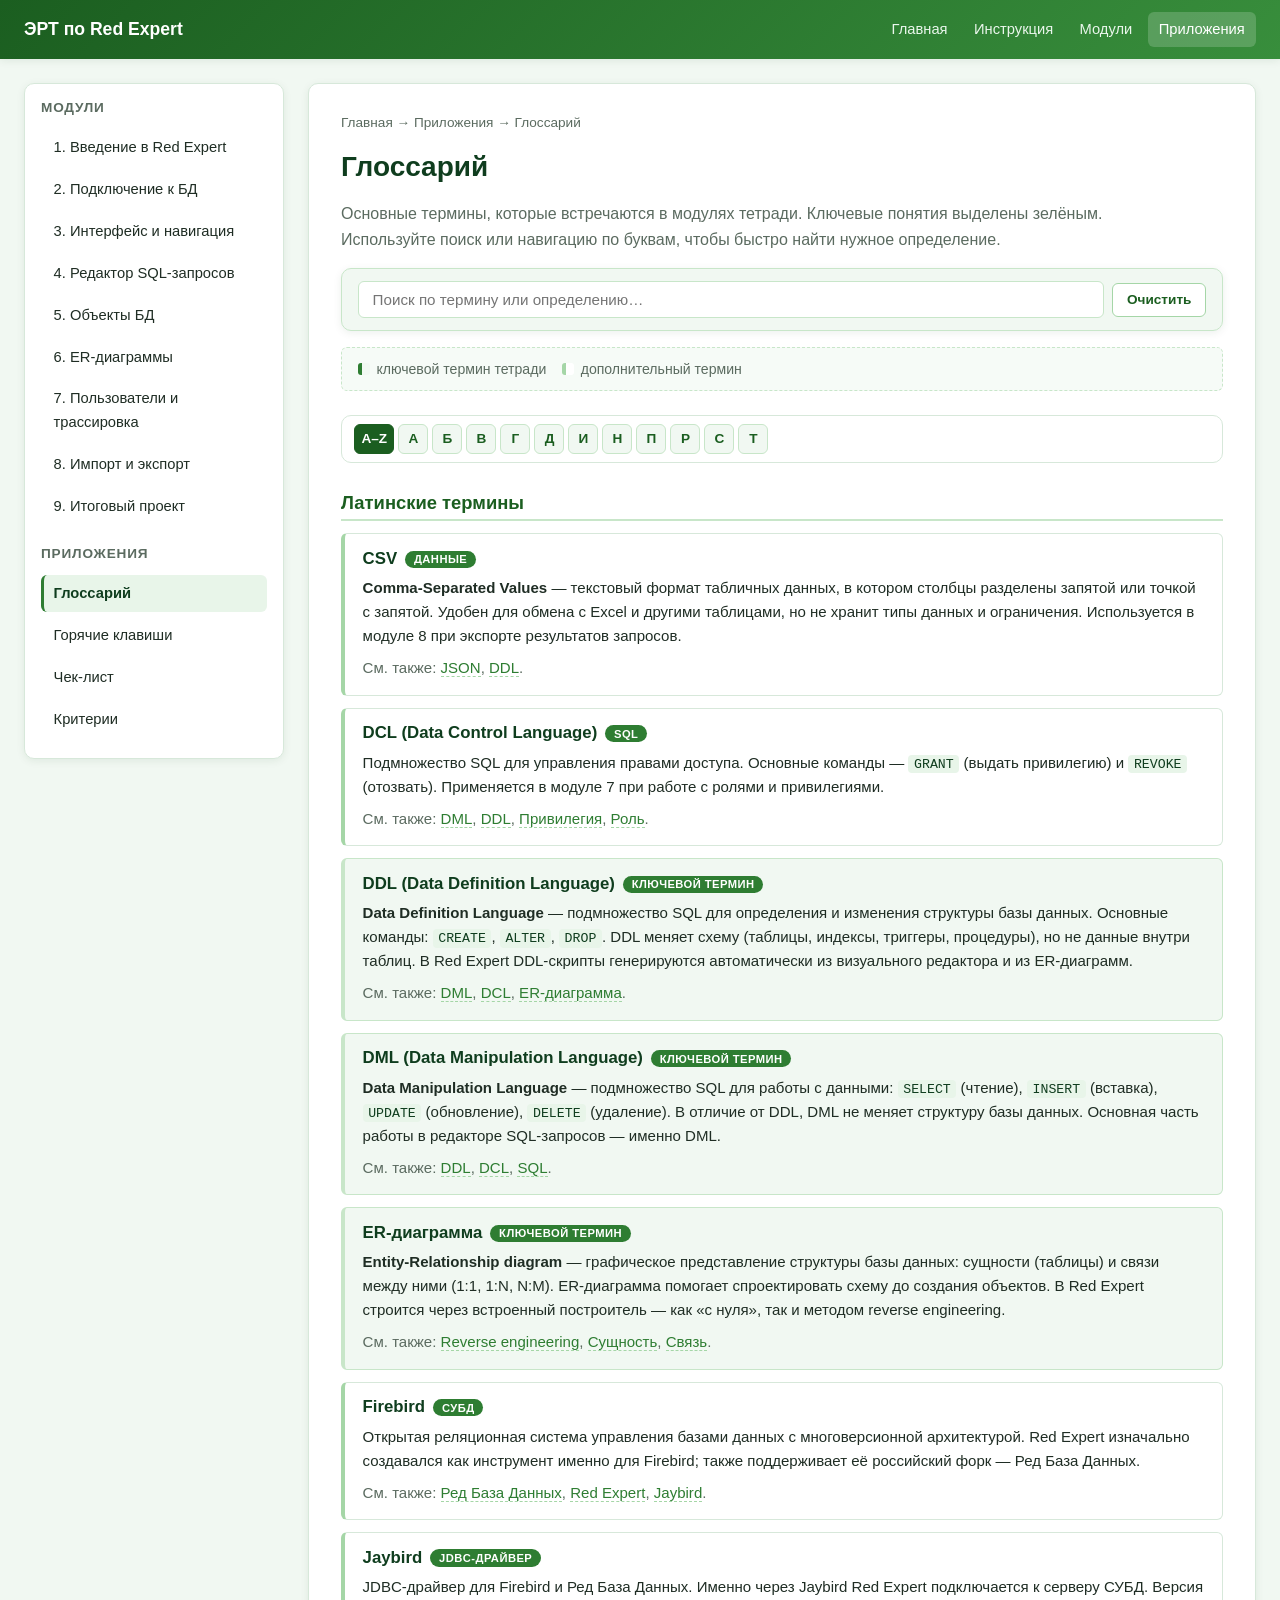
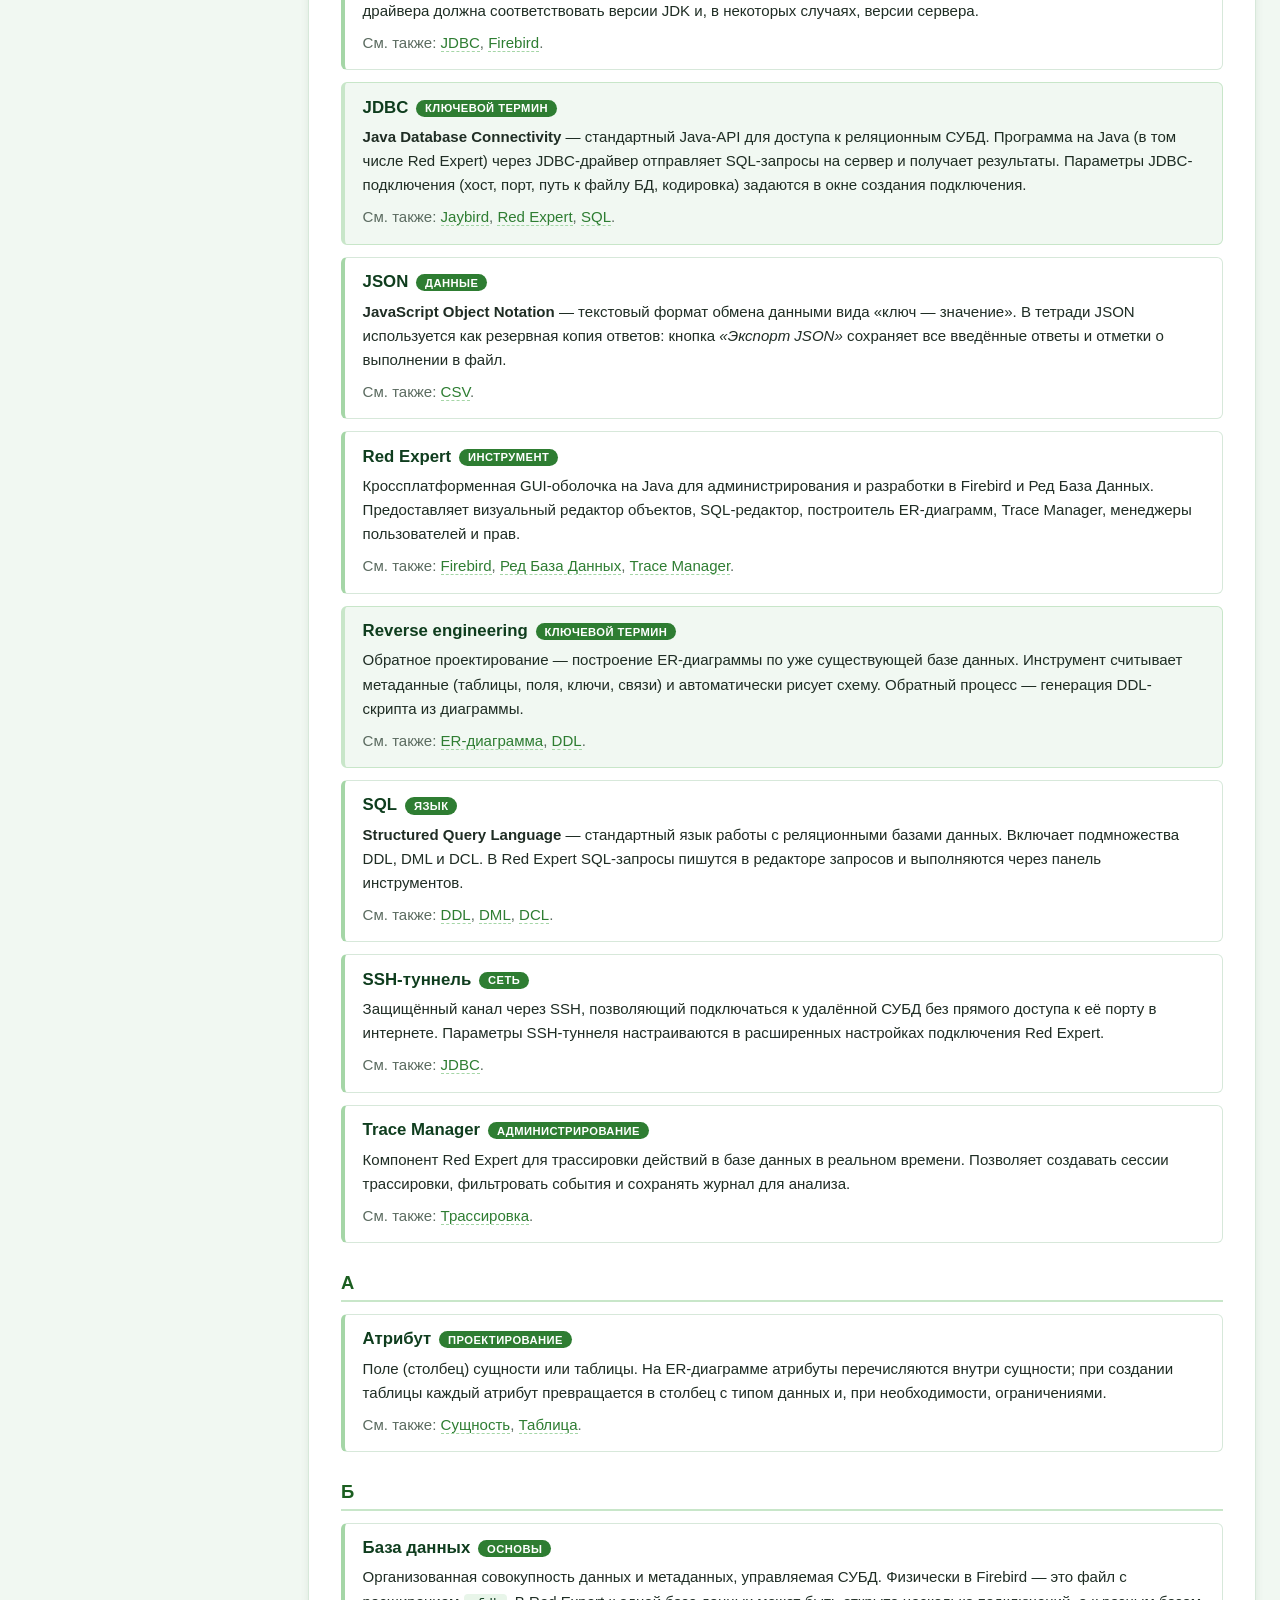
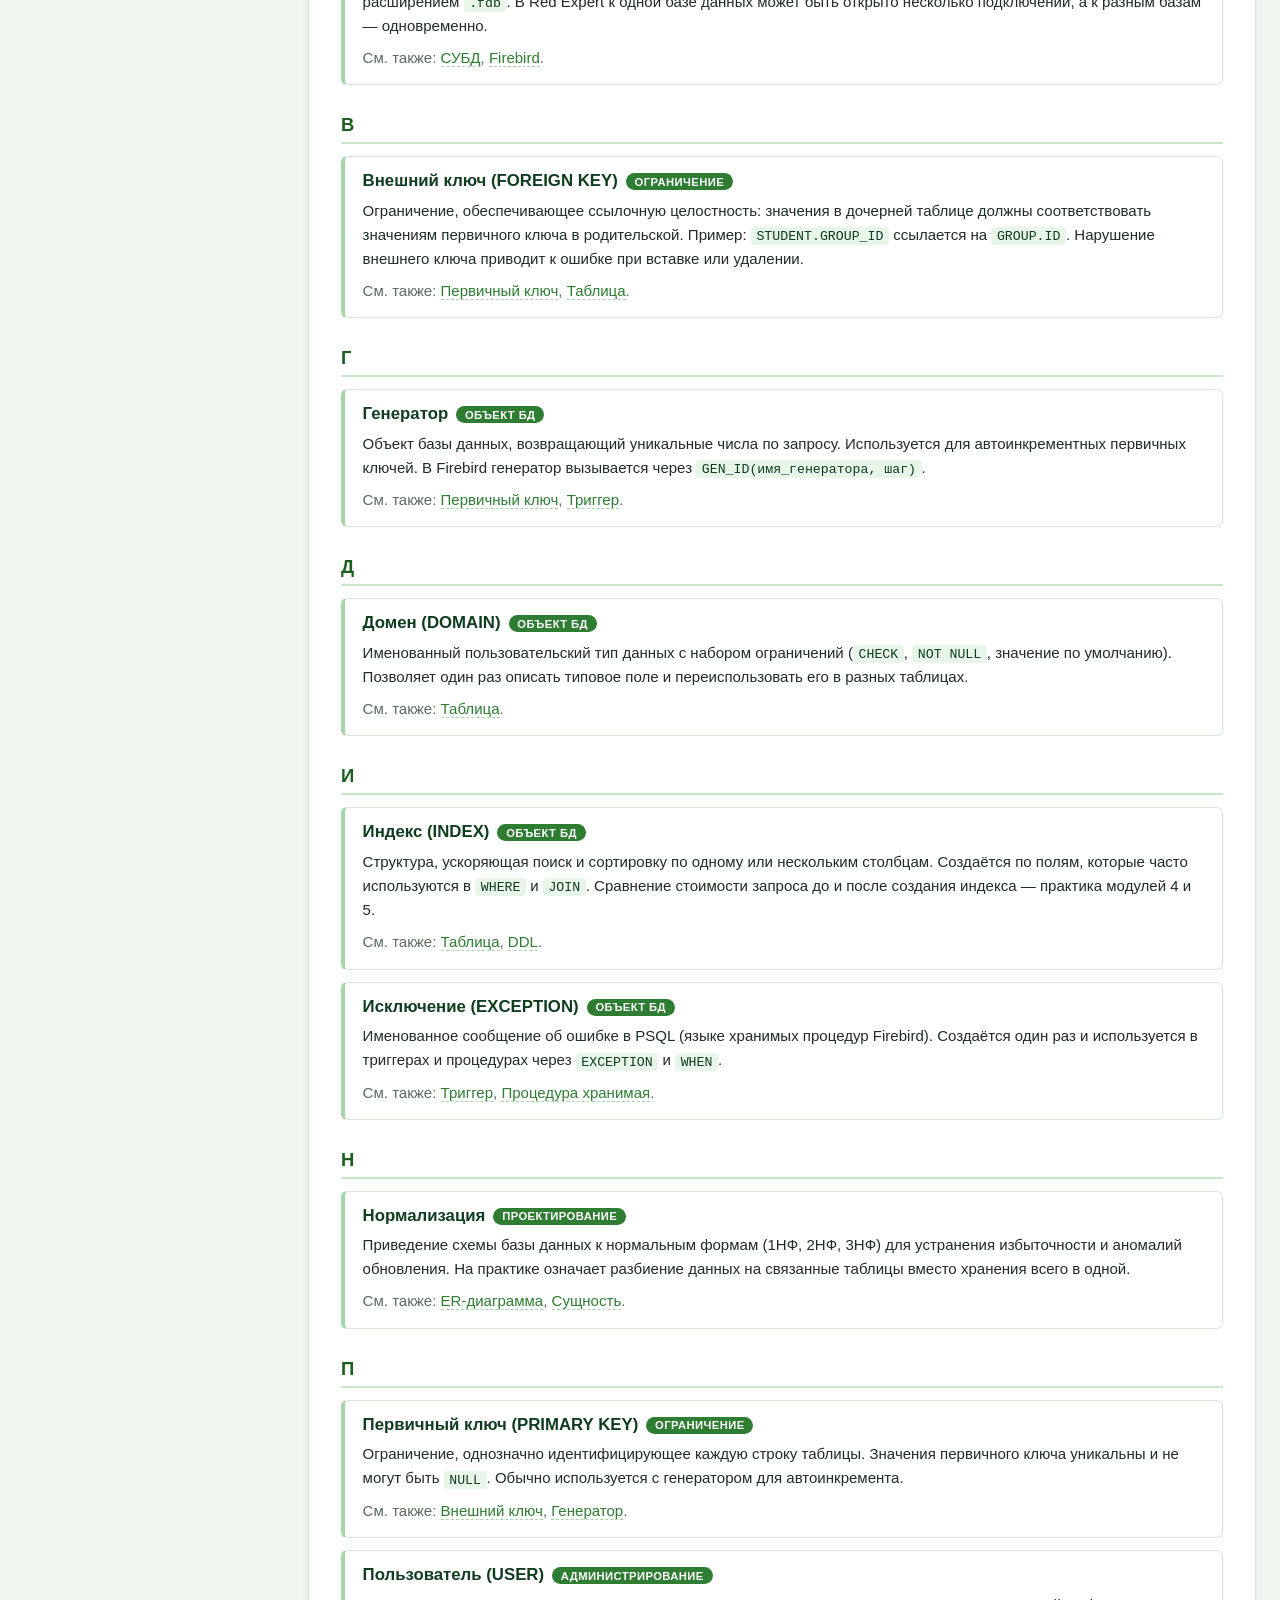
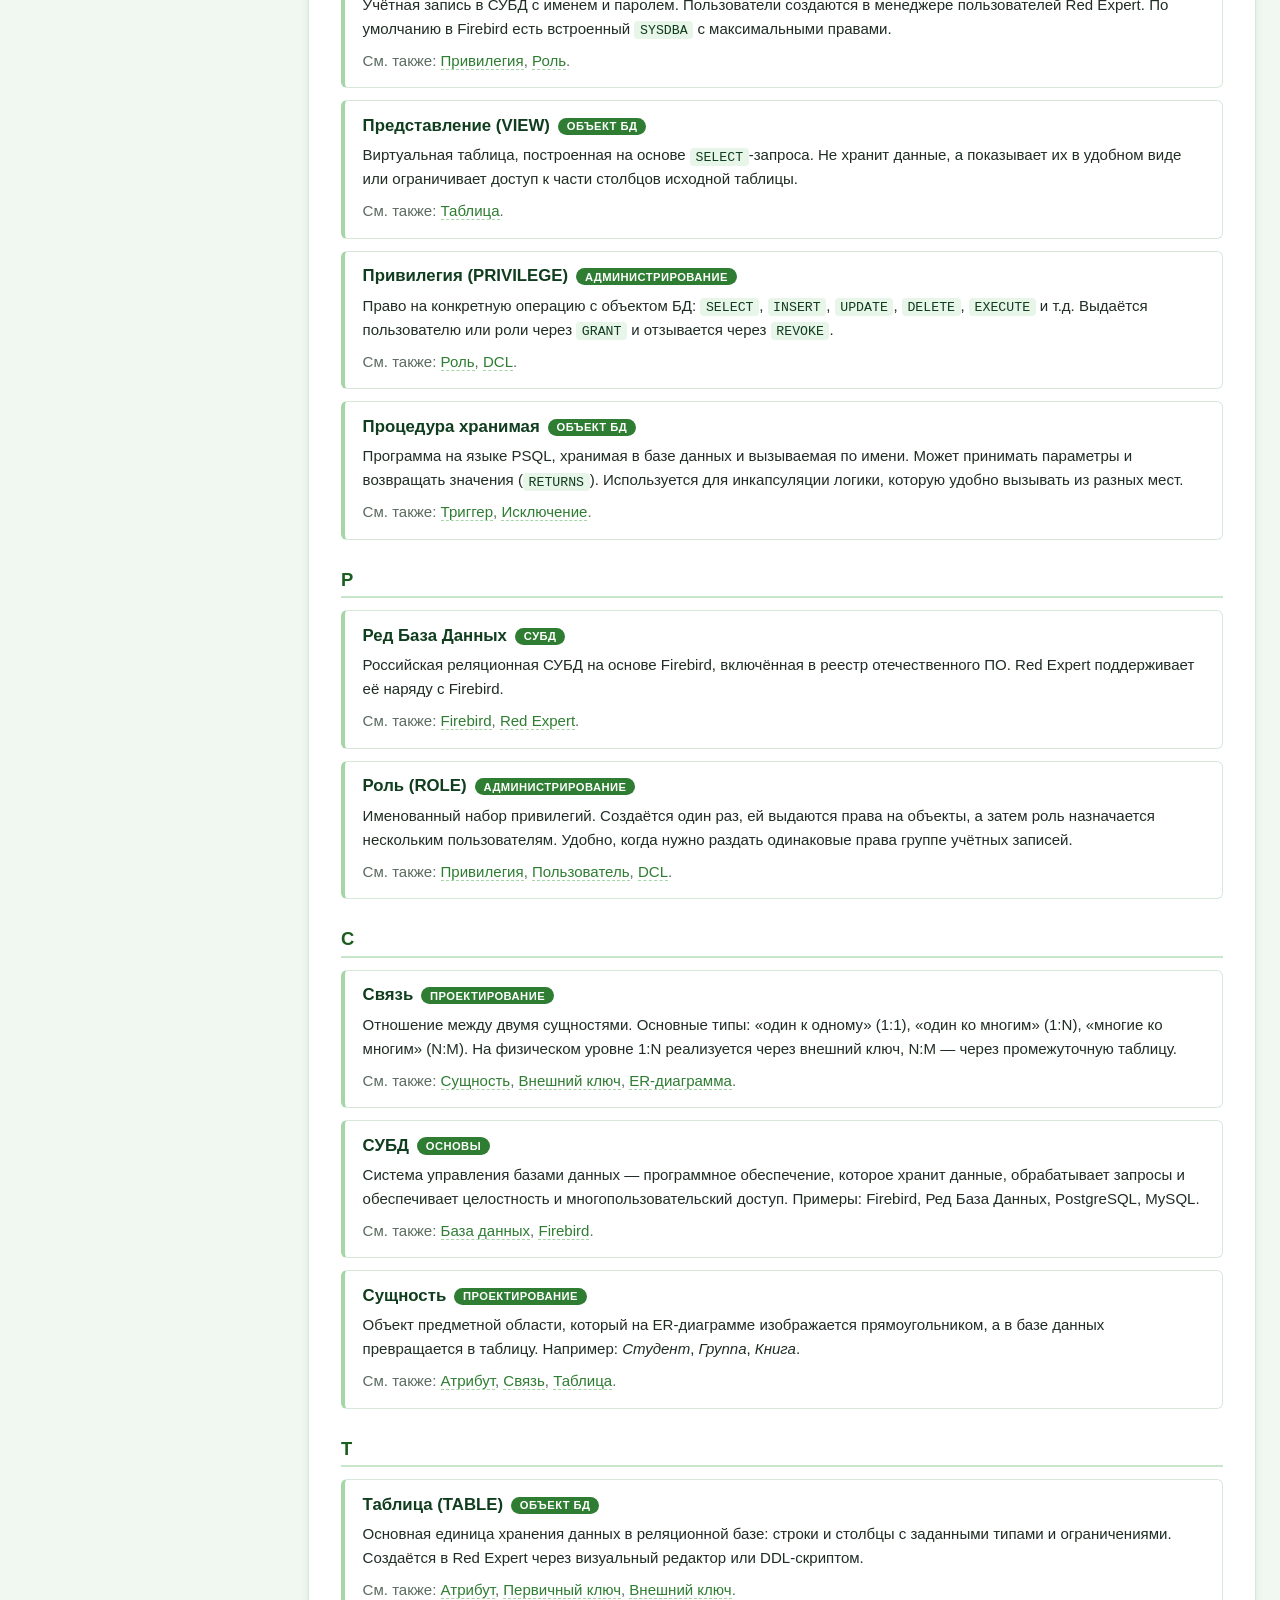
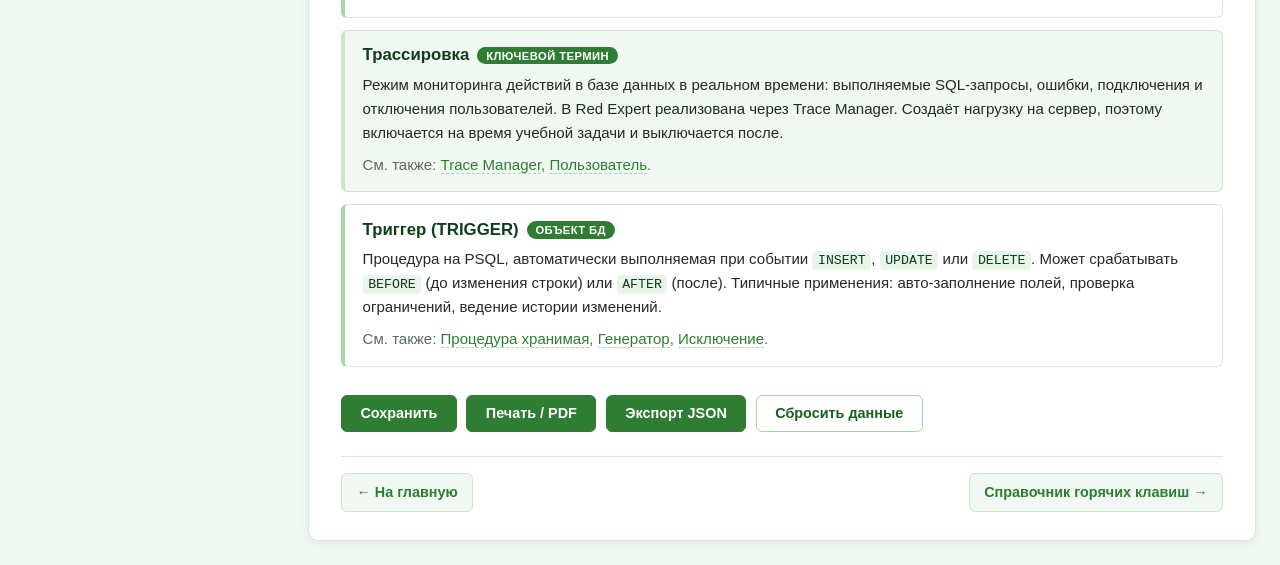
<file: appendices/glossary.html>
<!doctype html>
<html lang="ru">
<head>
  <meta charset="utf-8">
  <meta name="viewport" content="width=device-width, initial-scale=1">
  <title>Глоссарий — ЭРТ по Red Expert</title>
  <meta name="description" content="Глоссарий электронной рабочей тетради по Red Expert: JDBC, DDL, DML, ER-диаграмма, трассировка, reverse engineering и другие термины.">
  <link rel="stylesheet" href="../assets/css/style.css">

  <!-- Локальные стили только для этой страницы. -->
  <style>
    .glossary-search {
      position: sticky;
      top: 70px;
      z-index: 20;
      display: flex;
      gap: 0.5rem;
      align-items: center;
      padding: 0.75rem 1rem;
      margin-bottom: 1rem;
      background: var(--green-50);
      border: 1px solid var(--green-200);
      border-radius: var(--radius);
      box-shadow: var(--shadow);
    }
    .glossary-search input[type="search"] {
      flex: 1;
      min-width: 0;
      padding: 0.55rem 0.85rem;
      font-family: var(--font);
      font-size: 0.95rem;
      color: var(--text);
      background: #fff;
      border: 1px solid var(--green-200);
      border-radius: var(--radius-sm);
      transition: border-color var(--transition), box-shadow var(--transition);
    }
    .glossary-search input[type="search"]:focus {
      border-color: var(--green-600);
      outline: none;
      box-shadow: 0 0 0 3px rgba(76, 175, 80, 0.15);
    }
    .glossary-search .clear-btn {
      padding: 0.5rem 0.85rem;
      font-size: 0.85rem;
      background: #fff;
      color: var(--green-800);
      border-color: var(--green-300);
    }
    .glossary-search .clear-btn:hover {
      background: var(--green-50);
    }

    .alphabet-nav {
      display: flex;
      flex-wrap: wrap;
      gap: 0.25rem;
      margin-bottom: 1.5rem;
      padding: 0.5rem 0.75rem;
      background: #fff;
      border: 1px solid var(--border);
      border-radius: var(--radius);
    }
    .alphabet-nav a {
      display: inline-flex;
      align-items: center;
      justify-content: center;
      min-width: 30px;
      height: 30px;
      padding: 0 0.4rem;
      font-size: 0.85rem;
      font-weight: 600;
      color: var(--green-800);
      background: var(--green-50);
      border: 1px solid var(--green-200);
      border-radius: var(--radius-sm);
      text-decoration: none;
      transition: background var(--transition), border-color var(--transition);
    }
    .alphabet-nav a:hover {
      background: var(--green-100);
      border-color: var(--green-500);
    }
    .alphabet-nav a.group-latin {
      background: var(--green-800);
      color: #fff;
      border-color: var(--green-800);
    }
    .alphabet-nav a.group-latin:hover {
      background: var(--green-600);
      border-color: var(--green-600);
    }

    .letter-header {
      margin: 1.75rem 0 0.75rem;
      padding-bottom: 0.35rem;
      font-size: 1.15rem;
      font-weight: 700;
      color: var(--green-800);
      border-bottom: 2px solid var(--green-200);
      scroll-margin-top: 80px;
    }

    .glossary-item {
      padding: 0.9rem 1.1rem;
      margin-bottom: 0.75rem;
      background: #fff;
      border: 1px solid var(--border);
      border-left: 4px solid var(--green-300);
      border-radius: var(--radius-sm);
      transition: border-color var(--transition), box-shadow var(--transition);
      scroll-margin-top: 130px;
    }
    .glossary-item:hover {
      border-left-color: var(--green-600);
      box-shadow: var(--shadow);
    }
    .glossary-item.key-term {
      background: var(--green-50);
      border-left-color: var(--green-700);
      border-color: var(--green-200);
    }
    .glossary-item h3 {
      display: flex;
      flex-wrap: wrap;
      align-items: center;
      gap: 0.5rem;
      margin: 0 0 0.4rem;
      font-size: 1.05rem;
      color: var(--green-900);
    }
    .glossary-tag {
      padding: 0.1rem 0.55rem;
      font-size: 0.7rem;
      font-weight: 700;
      letter-spacing: 0.04em;
      text-transform: uppercase;
      color: #fff;
      background: var(--green-700);
      border-radius: 999px;
    }
    .glossary-item p {
      margin: 0 0 0.5rem;
      font-size: 0.94rem;
    }
    .glossary-item p:last-child {
      margin-bottom: 0;
    }
    .glossary-related {
      font-size: 0.88rem;
      color: var(--text-muted);
    }
    .glossary-related a {
      color: var(--green-700);
      border-bottom: 1px dashed var(--green-300);
    }
    .glossary-related a:hover {
      border-bottom-color: var(--green-600);
      text-decoration: none;
    }
    .empty-state {
      display: none;
      padding: 1.5rem 1rem;
      text-align: center;
      color: var(--text-muted);
      background: var(--bg-soft);
      border: 1px dashed var(--green-300);
      border-radius: var(--radius);
      font-size: 0.92rem;
    }
    .empty-state.visible {
      display: block;
    }
    .legend {
      display: flex;
      flex-wrap: wrap;
      gap: 1rem;
      margin: 0 0 1.5rem;
      padding: 0.6rem 1rem;
      font-size: 0.88rem;
      color: var(--text-muted);
      background: var(--bg-soft);
      border: 1px dashed var(--green-200);
      border-radius: var(--radius-sm);
    }
    .legend span {
      display: inline-flex;
      align-items: center;
      gap: 0.4rem;
    }
    .legend .dot {
      width: 12px;
      height: 12px;
      border-radius: 3px;
      border-left: 4px solid var(--green-700);
      background: var(--green-50);
    }
    .legend .dot.plain {
      border-left-color: var(--green-300);
      background: #fff;
    }
    @media (max-width: 640px) {
      .glossary-search {
        top: 0;
        border-radius: 0;
        margin-left: -1rem;
        margin-right: -1rem;
        border-left: none;
        border-right: none;
      }
    }
  </style>
</head>
<body>

  <!-- ================= Шапка ================= -->
  <header class="topbar">
    <a href="../index.html" class="logo">ЭРТ по Red Expert</a>
    <nav>
      <a href="../index.html">Главная</a>
      <a href="../instructions.html">Инструкция</a>
      <a href="../index.html#modules">Модули</a>
      <a href="../index.html#appendices" class="active">Приложения</a>
    </nav>
  </header>

  <div class="layout">

    <!-- ================= Боковое меню ================= -->
    <aside class="sidebar">
      <h2>Модули</h2>
      <ol>
        <li><a href="../modules/module1.html">1. Введение в Red Expert</a></li>
        <li><a href="../modules/module2.html">2. Подключение к БД</a></li>
        <li><a href="../modules/module3.html">3. Интерфейс и навигация</a></li>
        <li><a href="../modules/module4.html">4. Редактор SQL-запросов</a></li>
        <li><a href="../modules/module5.html">5. Объекты БД</a></li>
        <li><a href="../modules/module6.html">6. ER-диаграммы</a></li>
        <li><a href="../modules/module7.html">7. Пользователи и трассировка</a></li>
        <li><a href="../modules/module8.html">8. Импорт и экспорт</a></li>
        <li><a href="../modules/module9.html">9. Итоговый проект</a></li>
      </ol>

      <h2 style="margin-top: 1.25rem;">Приложения</h2>
      <ol>
        <li><a href="glossary.html" class="active">Глоссарий</a></li>
        <li><a href="reference.html">Горячие клавиши</a></li>
        <li><a href="checklist.html">Чек-лист</a></li>
        <li><a href="criteria.html">Критерии</a></li>
      </ol>
    </aside>

    <!-- ================= Основной контент ================= -->
    <main>

      <nav class="breadcrumbs">
        <a href="../index.html">Главная</a> →
        <a href="../index.html#appendices">Приложения</a> →
        Глоссарий
      </nav>

      <h1>Глоссарий</h1>
      <p style="color: var(--text-muted); max-width: 780px;">
        Основные термины, которые встречаются в модулях тетради.
        Ключевые понятия выделены зелёным. Используйте поиск или навигацию
        по буквам, чтобы быстро найти нужное определение.
      </p>

      <!-- ================= Поиск ================= -->
      <div class="glossary-search">
        <input type="search" id="glossary-search"
               placeholder="Поиск по термину или определению…"
               aria-label="Поиск по глоссарию" autocomplete="off">
        <button type="button" class="clear-btn" id="glossary-clear" aria-label="Очистить поиск">
          Очистить
        </button>
      </div>

      <!-- ================= Легенда ================= -->
      <div class="legend">
        <span><span class="dot"></span> ключевой термин тетради</span>
        <span><span class="dot plain"></span> дополнительный термин</span>
      </div>

      <!-- ================= Навигация по буквам ================= -->
      <nav class="alphabet-nav" aria-label="Навигация по алфавиту">
        <a href="#latin" class="group-latin" title="Латинские термины">A–Z</a>
        <a href="#letter-a">А</a>
        <a href="#letter-b">Б</a>
        <a href="#letter-v">В</a>
        <a href="#letter-g">Г</a>
        <a href="#letter-d">Д</a>
        <a href="#letter-i">И</a>
        <a href="#letter-n">Н</a>
        <a href="#letter-p">П</a>
        <a href="#letter-r">Р</a>
        <a href="#letter-s">С</a>
        <a href="#letter-t">Т</a>
      </nav>

      <!-- ================= Пустое состояние ================= -->
      <div class="empty-state" id="glossary-empty">
        По вашему запросу ничего не найдено. Попробуйте другой термин
        или <a href="#" id="glossary-reset">сбросьте поиск</a>.
      </div>

      <!-- ================= Латиница ================= -->
      <h2 class="letter-header" id="latin">Латинские термины</h2>

      <article class="glossary-item" id="csv" data-term="CSV">
        <h3>CSV <span class="glossary-tag">данные</span></h3>
        <p>
          <strong>Comma-Separated Values</strong> — текстовый формат табличных
          данных, в котором столбцы разделены запятой или точкой с запятой.
          Удобен для обмена с Excel и другими таблицами, но не хранит типы
          данных и ограничения. Используется в модуле 8 при экспорте
          результатов запросов.
        </p>
        <p class="glossary-related">См. также: <a href="#json">JSON</a>,
          <a href="#ddl">DDL</a>.</p>
      </article>

      <article class="glossary-item" id="dcl" data-term="DCL Data Control Language">
        <h3>DCL (Data Control Language) <span class="glossary-tag">SQL</span></h3>
        <p>
          Подмножество SQL для управления правами доступа. Основные команды —
          <code>GRANT</code> (выдать привилегию) и <code>REVOKE</code>
          (отозвать). Применяется в модуле 7 при работе с ролями
          и привилегиями.
        </p>
        <p class="glossary-related">См. также: <a href="#dml">DML</a>,
          <a href="#ddl">DDL</a>, <a href="#privilege">Привилегия</a>,
          <a href="#role">Роль</a>.</p>
      </article>

      <article class="glossary-item key-term" id="ddl" data-term="DDL Data Definition Language">
        <h3>DDL (Data Definition Language) <span class="glossary-tag">ключевой термин</span></h3>
        <p>
          <strong>Data Definition Language</strong> — подмножество SQL для
          определения и изменения структуры базы данных. Основные команды:
          <code>CREATE</code>, <code>ALTER</code>, <code>DROP</code>.
          DDL меняет схему (таблицы, индексы, триггеры, процедуры), но не
          данные внутри таблиц. В Red Expert DDL-скрипты генерируются
          автоматически из визуального редактора и из ER-диаграмм.
        </p>
        <p class="glossary-related">См. также: <a href="#dml">DML</a>,
          <a href="#dcl">DCL</a>, <a href="#er-diagram">ER-диаграмма</a>.</p>
      </article>

      <article class="glossary-item key-term" id="dml" data-term="DML Data Manipulation Language SELECT INSERT UPDATE DELETE">
        <h3>DML (Data Manipulation Language) <span class="glossary-tag">ключевой термин</span></h3>
        <p>
          <strong>Data Manipulation Language</strong> — подмножество SQL для
          работы с данными: <code>SELECT</code> (чтение), <code>INSERT</code>
          (вставка), <code>UPDATE</code> (обновление), <code>DELETE</code>
          (удаление). В отличие от DDL, DML не меняет структуру базы данных.
          Основная часть работы в редакторе SQL-запросов — именно DML.
        </p>
        <p class="glossary-related">См. также: <a href="#ddl">DDL</a>,
          <a href="#dcl">DCL</a>, <a href="#sql">SQL</a>.</p>
      </article>

      <article class="glossary-item key-term" id="er-diagram" data-term="ER-диаграмма Entity-Relationship сущность связь">
        <h3>ER-диаграмма <span class="glossary-tag">ключевой термин</span></h3>
        <p>
          <strong>Entity-Relationship diagram</strong> — графическое
          представление структуры базы данных: сущности (таблицы) и связи
          между ними (1:1, 1:N, N:M). ER-диаграмма помогает спроектировать
          схему до создания объектов. В Red Expert строится через встроенный
          построитель — как «с нуля», так и методом reverse engineering.
        </p>
        <p class="glossary-related">См. также: <a href="#reverse-engineering">Reverse engineering</a>,
          <a href="#entity">Сущность</a>, <a href="#relation">Связь</a>.</p>
      </article>

      <article class="glossary-item" id="firebird" data-term="Firebird СУБД">
        <h3>Firebird <span class="glossary-tag">СУБД</span></h3>
        <p>
          Открытая реляционная система управления базами данных с
          многоверсионной архитектурой. Red Expert изначально создавался
          как инструмент именно для Firebird; также поддерживает её
          российский форк — Ред База Данных.
        </p>
        <p class="glossary-related">См. также: <a href="#red-db">Ред База Данных</a>,
          <a href="#red-expert">Red Expert</a>, <a href="#jaybird">Jaybird</a>.</p>
      </article>

      <article class="glossary-item" id="jaybird" data-term="Jaybird JDBC драйвер">
        <h3>Jaybird <span class="glossary-tag">JDBC-драйвер</span></h3>
        <p>
          JDBC-драйвер для Firebird и Ред База Данных. Именно через Jaybird
          Red Expert подключается к серверу СУБД. Версия драйвера должна
          соответствовать версии JDK и, в некоторых случаях, версии сервера.
        </p>
        <p class="glossary-related">См. также: <a href="#jdbc">JDBC</a>,
          <a href="#firebird">Firebird</a>.</p>
      </article>

      <article class="glossary-item key-term" id="jdbc" data-term="JDBC Java Database Connectivity">
        <h3>JDBC <span class="glossary-tag">ключевой термин</span></h3>
        <p>
          <strong>Java Database Connectivity</strong> — стандартный Java-API
          для доступа к реляционным СУБД. Программа на Java (в том числе
          Red Expert) через JDBC-драйвер отправляет SQL-запросы на сервер
          и получает результаты. Параметры JDBC-подключения (хост, порт,
          путь к файлу БД, кодировка) задаются в окне создания подключения.
        </p>
        <p class="glossary-related">См. также: <a href="#jaybird">Jaybird</a>,
          <a href="#red-expert">Red Expert</a>, <a href="#sql">SQL</a>.</p>
      </article>

      <article class="glossary-item" id="json" data-term="JSON">
        <h3>JSON <span class="glossary-tag">данные</span></h3>
        <p>
          <strong>JavaScript Object Notation</strong> — текстовый формат
          обмена данными вида «ключ — значение». В тетради JSON используется
          как резервная копия ответов: кнопка <em>«Экспорт JSON»</em>
          сохраняет все введённые ответы и отметки о выполнении в файл.
        </p>
        <p class="glossary-related">См. также: <a href="#csv">CSV</a>.</p>
      </article>

      <article class="glossary-item" id="red-expert" data-term="Red Expert">
        <h3>Red Expert <span class="glossary-tag">инструмент</span></h3>
        <p>
          Кроссплатформенная GUI-оболочка на Java для администрирования
          и разработки в Firebird и Ред База Данных. Предоставляет визуальный
          редактор объектов, SQL-редактор, построитель ER-диаграмм,
          Trace Manager, менеджеры пользователей и прав.
        </p>
        <p class="glossary-related">См. также: <a href="#firebird">Firebird</a>,
          <a href="#red-db">Ред База Данных</a>, <a href="#trace-manager">Trace Manager</a>.</p>
      </article>

      <article class="glossary-item key-term" id="reverse-engineering" data-term="reverse engineering обратное проектирование">
        <h3>Reverse engineering <span class="glossary-tag">ключевой термин</span></h3>
        <p>
          Обратное проектирование — построение ER-диаграммы по уже
          существующей базе данных. Инструмент считывает метаданные
          (таблицы, поля, ключи, связи) и автоматически рисует схему.
          Обратный процесс — генерация DDL-скрипта из диаграммы.
        </p>
        <p class="glossary-related">См. также: <a href="#er-diagram">ER-диаграмма</a>,
          <a href="#ddl">DDL</a>.</p>
      </article>

      <article class="glossary-item" id="sql" data-term="SQL Structured Query Language">
        <h3>SQL <span class="glossary-tag">язык</span></h3>
        <p>
          <strong>Structured Query Language</strong> — стандартный язык
          работы с реляционными базами данных. Включает подмножества DDL,
          DML и DCL. В Red Expert SQL-запросы пишутся в редакторе запросов
          и выполняются через панель инструментов.
        </p>
        <p class="glossary-related">См. также: <a href="#ddl">DDL</a>,
          <a href="#dml">DML</a>, <a href="#dcl">DCL</a>.</p>
      </article>

      <article class="glossary-item" id="ssh" data-term="SSH-туннель Secure Shell">
        <h3>SSH-туннель <span class="glossary-tag">сеть</span></h3>
        <p>
          Защищённый канал через SSH, позволяющий подключаться к удалённой
          СУБД без прямого доступа к её порту в интернете. Параметры
          SSH-туннеля настраиваются в расширенных настройках подключения
          Red Expert.
        </p>
        <p class="glossary-related">См. также: <a href="#jdbc">JDBC</a>.</p>
      </article>

      <article class="glossary-item" id="trace-manager" data-term="Trace Manager трассировка">
        <h3>Trace Manager <span class="glossary-tag">администрирование</span></h3>
        <p>
          Компонент Red Expert для трассировки действий в базе данных
          в реальном времени. Позволяет создавать сессии трассировки,
          фильтровать события и сохранять журнал для анализа.
        </p>
        <p class="glossary-related">См. также: <a href="#trace">Трассировка</a>.</p>
      </article>

      <!-- ================= Кириллица ================= -->
      <h2 class="letter-header" id="letter-a">А</h2>

      <article class="glossary-item" id="attribute" data-term="Атрибут поле столбец">
        <h3>Атрибут <span class="glossary-tag">проектирование</span></h3>
        <p>
          Поле (столбец) сущности или таблицы. На ER-диаграмме атрибуты
          перечисляются внутри сущности; при создании таблицы каждый атрибут
          превращается в столбец с типом данных и, при необходимости,
          ограничениями.
        </p>
        <p class="glossary-related">См. также: <a href="#entity">Сущность</a>,
          <a href="#table">Таблица</a>.</p>
      </article>

      <h2 class="letter-header" id="letter-b">Б</h2>

      <article class="glossary-item" id="db" data-term="База данных БД">
        <h3>База данных <span class="glossary-tag">основы</span></h3>
        <p>
          Организованная совокупность данных и метаданных, управляемая СУБД.
          Физически в Firebird — это файл с расширением <code>.fdb</code>.
          В Red Expert к одной базе данных может быть открыто несколько
          подключений, а к разным базам — одновременно.
        </p>
        <p class="glossary-related">См. также: <a href="#dbms">СУБД</a>,
          <a href="#firebird">Firebird</a>.</p>
      </article>

      <h2 class="letter-header" id="letter-v">В</h2>

      <article class="glossary-item" id="fk" data-term="Внешний ключ FOREIGN KEY ссылочная целостность">
        <h3>Внешний ключ (FOREIGN KEY) <span class="glossary-tag">ограничение</span></h3>
        <p>
          Ограничение, обеспечивающее ссылочную целостность: значения
          в дочерней таблице должны соответствовать значениям первичного
          ключа в родительской. Пример: <code>STUDENT.GROUP_ID</code>
          ссылается на <code>GROUP.ID</code>. Нарушение внешнего ключа
          приводит к ошибке при вставке или удалении.
        </p>
        <p class="glossary-related">См. также: <a href="#pk">Первичный ключ</a>,
          <a href="#table">Таблица</a>.</p>
      </article>

      <h2 class="letter-header" id="letter-g">Г</h2>

      <article class="glossary-item" id="generator" data-term="Генератор SEQUENCE автоинкремент">
        <h3>Генератор <span class="glossary-tag">объект БД</span></h3>
        <p>
          Объект базы данных, возвращающий уникальные числа по запросу.
          Используется для автоинкрементных первичных ключей. В Firebird
          генератор вызывается через <code>GEN_ID(имя_генератора, шаг)</code>.
        </p>
        <p class="glossary-related">См. также: <a href="#pk">Первичный ключ</a>,
          <a href="#trigger">Триггер</a>.</p>
      </article>

      <h2 class="letter-header" id="letter-d">Д</h2>

      <article class="glossary-item" id="domain" data-term="Домен DOMAIN пользовательский тип">
        <h3>Домен (DOMAIN) <span class="glossary-tag">объект БД</span></h3>
        <p>
          Именованный пользовательский тип данных с набором ограничений
          (<code>CHECK</code>, <code>NOT NULL</code>, значение по умолчанию).
          Позволяет один раз описать типовое поле и переиспользовать его
          в разных таблицах.
        </p>
        <p class="glossary-related">См. также: <a href="#table">Таблица</a>.</p>
      </article>

      <h2 class="letter-header" id="letter-i">И</h2>

      <article class="glossary-item" id="index" data-term="Индекс INDEX ускорение поиска">
        <h3>Индекс (INDEX) <span class="glossary-tag">объект БД</span></h3>
        <p>
          Структура, ускоряющая поиск и сортировку по одному или нескольким
          столбцам. Создаётся по полям, которые часто используются
          в <code>WHERE</code> и <code>JOIN</code>. Сравнение стоимости
          запроса до и после создания индекса — практика модулей 4 и 5.
        </p>
        <p class="glossary-related">См. также: <a href="#table">Таблица</a>,
          <a href="#ddl">DDL</a>.</p>
      </article>

      <article class="glossary-item" id="exception" data-term="Исключение EXCEPTION PSQL">
        <h3>Исключение (EXCEPTION) <span class="glossary-tag">объект БД</span></h3>
        <p>
          Именованное сообщение об ошибке в PSQL (языке хранимых процедур
          Firebird). Создаётся один раз и используется в триггерах
          и процедурах через <code>EXCEPTION</code> и <code>WHEN</code>.
        </p>
        <p class="glossary-related">См. также: <a href="#trigger">Триггер</a>,
          <a href="#procedure">Процедура хранимая</a>.</p>
      </article>

      <h2 class="letter-header" id="letter-n">Н</h2>

      <article class="glossary-item" id="normalization" data-term="Нормализация нормальные формы">
        <h3>Нормализация <span class="glossary-tag">проектирование</span></h3>
        <p>
          Приведение схемы базы данных к нормальным формам (1НФ, 2НФ, 3НФ)
          для устранения избыточности и аномалий обновления. На практике
          означает разбиение данных на связанные таблицы вместо хранения
          всего в одной.
        </p>
        <p class="glossary-related">См. также: <a href="#er-diagram">ER-диаграмма</a>,
          <a href="#entity">Сущность</a>.</p>
      </article>

      <h2 class="letter-header" id="letter-p">П</h2>

      <article class="glossary-item" id="pk" data-term="Первичный ключ PRIMARY KEY">
        <h3>Первичный ключ (PRIMARY KEY) <span class="glossary-tag">ограничение</span></h3>
        <p>
          Ограничение, однозначно идентифицирующее каждую строку таблицы.
          Значения первичного ключа уникальны и не могут быть
          <code>NULL</code>. Обычно используется с генератором для
          автоинкремента.
        </p>
        <p class="glossary-related">См. также: <a href="#fk">Внешний ключ</a>,
          <a href="#generator">Генератор</a>.</p>
      </article>

      <article class="glossary-item" id="user" data-term="Пользователь USER учётная запись">
        <h3>Пользователь (USER) <span class="glossary-tag">администрирование</span></h3>
        <p>
          Учётная запись в СУБД с именем и паролем. Пользователи создаются
          в менеджере пользователей Red Expert. По умолчанию в Firebird
          есть встроенный <code>SYSDBA</code> с максимальными правами.
        </p>
        <p class="glossary-related">См. также: <a href="#privilege">Привилегия</a>,
          <a href="#role">Роль</a>.</p>
      </article>

      <article class="glossary-item" id="view" data-term="Представление VIEW виртуальная таблица">
        <h3>Представление (VIEW) <span class="glossary-tag">объект БД</span></h3>
        <p>
          Виртуальная таблица, построенная на основе <code>SELECT</code>-запроса.
          Не хранит данные, а показывает их в удобном виде или ограничивает
          доступ к части столбцов исходной таблицы.
        </p>
        <p class="glossary-related">См. также: <a href="#table">Таблица</a>.</p>
      </article>

      <article class="glossary-item" id="privilege" data-term="Привилегия PRIVILEGE права доступ">
        <h3>Привилегия (PRIVILEGE) <span class="glossary-tag">администрирование</span></h3>
        <p>
          Право на конкретную операцию с объектом БД: <code>SELECT</code>,
          <code>INSERT</code>, <code>UPDATE</code>, <code>DELETE</code>,
          <code>EXECUTE</code> и т.д. Выдаётся пользователю или роли
          через <code>GRANT</code> и отзывается через <code>REVOKE</code>.
        </p>
        <p class="glossary-related">См. также: <a href="#role">Роль</a>,
          <a href="#dcl">DCL</a>.</p>
      </article>

      <article class="glossary-item" id="procedure" data-term="Процедура хранимая STORED PROCEDURE PSQL">
        <h3>Процедура хранимая <span class="glossary-tag">объект БД</span></h3>
        <p>
          Программа на языке PSQL, хранимая в базе данных и вызываемая
          по имени. Может принимать параметры и возвращать значения
          (<code>RETURNS</code>). Используется для инкапсуляции логики,
          которую удобно вызывать из разных мест.
        </p>
        <p class="glossary-related">См. также: <a href="#trigger">Триггер</a>,
          <a href="#exception">Исключение</a>.</p>
      </article>

      <h2 class="letter-header" id="letter-r">Р</h2>

      <article class="glossary-item" id="red-db" data-term="Ред База Данных российская СУБД">
        <h3>Ред База Данных <span class="glossary-tag">СУБД</span></h3>
        <p>
          Российская реляционная СУБД на основе Firebird, включённая
          в реестр отечественного ПО. Red Expert поддерживает её наряду
          с Firebird.
        </p>
        <p class="glossary-related">См. также: <a href="#firebird">Firebird</a>,
          <a href="#red-expert">Red Expert</a>.</p>
      </article>

      <article class="glossary-item" id="role" data-term="Роль ROLE набор привилегий">
        <h3>Роль (ROLE) <span class="glossary-tag">администрирование</span></h3>
        <p>
          Именованный набор привилегий. Создаётся один раз, ей выдаются
          права на объекты, а затем роль назначается нескольким
          пользователям. Удобно, когда нужно раздать одинаковые права
          группе учётных записей.
        </p>
        <p class="glossary-related">См. также: <a href="#privilege">Привилегия</a>,
          <a href="#user">Пользователь</a>, <a href="#dcl">DCL</a>.</p>
      </article>

      <h2 class="letter-header" id="letter-s">С</h2>

      <article class="glossary-item" id="relation" data-term="Связь relationship 1:N N:M">
        <h3>Связь <span class="glossary-tag">проектирование</span></h3>
        <p>
          Отношение между двумя сущностями. Основные типы: «один к одному»
          (1:1), «один ко многим» (1:N), «многие ко многим» (N:M).
          На физическом уровне 1:N реализуется через внешний ключ, N:M —
          через промежуточную таблицу.
        </p>
        <p class="glossary-related">См. также: <a href="#entity">Сущность</a>,
          <a href="#fk">Внешний ключ</a>, <a href="#er-diagram">ER-диаграмма</a>.</p>
      </article>

      <article class="glossary-item" id="dbms" data-term="СУБД система управления базами данных">
        <h3>СУБД <span class="glossary-tag">основы</span></h3>
        <p>
          Система управления базами данных — программное обеспечение,
          которое хранит данные, обрабатывает запросы и обеспечивает
          целостность и многопользовательский доступ. Примеры: Firebird,
          Ред База Данных, PostgreSQL, MySQL.
        </p>
        <p class="glossary-related">См. также: <a href="#db">База данных</a>,
          <a href="#firebird">Firebird</a>.</p>
      </article>

      <article class="glossary-item" id="entity" data-term="Сущность entity таблица">
        <h3>Сущность <span class="glossary-tag">проектирование</span></h3>
        <p>
          Объект предметной области, который на ER-диаграмме изображается
          прямоугольником, а в базе данных превращается в таблицу.
          Например: <em>Студент</em>, <em>Группа</em>, <em>Книга</em>.
        </p>
        <p class="glossary-related">См. также: <a href="#attribute">Атрибут</a>,
          <a href="#relation">Связь</a>, <a href="#table">Таблица</a>.</p>
      </article>

      <h2 class="letter-header" id="letter-t">Т</h2>

      <article class="glossary-item" id="table" data-term="Таблица TABLE">
        <h3>Таблица (TABLE) <span class="glossary-tag">объект БД</span></h3>
        <p>
          Основная единица хранения данных в реляционной базе: строки
          и столбцы с заданными типами и ограничениями. Создаётся
          в Red Expert через визуальный редактор или DDL-скриптом.
        </p>
        <p class="glossary-related">См. также: <a href="#attribute">Атрибут</a>,
          <a href="#pk">Первичный ключ</a>, <a href="#fk">Внешний ключ</a>.</p>
      </article>

      <article class="glossary-item key-term" id="trace" data-term="Трассировка trace мониторинг журнал">
        <h3>Трассировка <span class="glossary-tag">ключевой термин</span></h3>
        <p>
          Режим мониторинга действий в базе данных в реальном времени:
          выполняемые SQL-запросы, ошибки, подключения и отключения
          пользователей. В Red Expert реализована через Trace Manager.
          Создаёт нагрузку на сервер, поэтому включается на время учебной
          задачи и выключается после.
        </p>
        <p class="glossary-related">См. также: <a href="#trace-manager">Trace Manager</a>,
          <a href="#user">Пользователь</a>.</p>
      </article>

      <article class="glossary-item" id="trigger" data-term="Триггер TRIGGER BEFORE INSERT AFTER UPDATE">
        <h3>Триггер (TRIGGER) <span class="glossary-tag">объект БД</span></h3>
        <p>
          Процедура на PSQL, автоматически выполняемая при событии
          <code>INSERT</code>, <code>UPDATE</code> или <code>DELETE</code>.
          Может срабатывать <code>BEFORE</code> (до изменения строки) или
          <code>AFTER</code> (после). Типичные применения: авто-заполнение
          полей, проверка ограничений, ведение истории изменений.
        </p>
        <p class="glossary-related">См. также: <a href="#procedure">Процедура хранимая</a>,
          <a href="#generator">Генератор</a>, <a href="#exception">Исключение</a>.</p>
      </article>

      <!-- ================= Кнопки ================= -->
      <div class="actions">
        <button data-save-all>Сохранить</button>
        <button data-print>Печать / PDF</button>
        <button data-export>Экспорт JSON</button>
        <button class="secondary" data-reset>Сбросить данные</button>
      </div>

      <!-- ================= Навигация ================= -->
      <nav class="pager">
        <a href="../index.html">← На главную</a>
        <a href="reference.html">Справочник горячих клавиш →</a>
      </nav>

    </main>
  </div>

  <script src="../assets/js/app.js"></script>

  <!-- Локальный скрипт поиска по глоссарию -->
  <script>
    (function () {
      'use strict';

      document.addEventListener('DOMContentLoaded', function () {
        const input = document.getElementById('glossary-search');
        const clearBtn = document.getElementById('glossary-clear');
        const resetLink = document.getElementById('glossary-reset');
        const emptyState = document.getElementById('glossary-empty');
        if (!input) return;

        const items = Array.from(document.querySelectorAll('.glossary-item'));
        const headers = Array.from(document.querySelectorAll('.letter-header'));

        // Нормализация для поиска: нижний регистр, ё → е, без лишних пробелов
        function norm(s) {
          return (s || '').toLowerCase().replace(/ё/g, 'е').trim();
        }

        // Сохраняем «поисковый текст» каждого термина заранее
        items.forEach(function (item) {
          const term = item.getAttribute('data-term') || '';
          const text = item.textContent || '';
          item._searchText = norm(term + ' ' + text);
        });

        function applyFilter(q) {
          const query = norm(q);
          let visibleCount = 0;

          items.forEach(function (item) {
            const match = !query || item._searchText.indexOf(query) !== -1;
            item.style.display = match ? '' : 'none';
            if (match) visibleCount++;
          });

          // Скрываем заголовки букв, под которыми не осталось видимых терминов
          headers.forEach(function (h) {
            let next = h.nextElementSibling;
            let any = false;
            while (next && !next.classList.contains('letter-header')) {
              if (next.classList.contains('glossary-item') &&
                  next.style.display !== 'none') {
                any = true;
                break;
              }
              next = next.nextElementSibling;
            }
            h.style.display = any ? '' : 'none';
          });

          // Навигация по буквам тоже скрывается при активном поиске
          const nav = document.querySelector('.alphabet-nav');
          if (nav) nav.style.display = query ? 'none' : '';

          emptyState.classList.toggle('visible', visibleCount === 0);
        }

        input.addEventListener('input', function () {
          applyFilter(input.value);
        });

        clearBtn.addEventListener('click', function () {
          input.value = '';
          applyFilter('');
          input.focus();
        });

        if (resetLink) {
          resetLink.addEventListener('click', function (e) {
            e.preventDefault();
            input.value = '';
            applyFilter('');
            input.focus();
          });
        }

        // Подсветка термина при переходе по якорю
        if (location.hash) {
          const target = document.querySelector(location.hash);
          if (target && target.classList.contains('glossary-item')) {
            target.style.transition = 'background 0.6s ease';
            const original = target.style.background;
            target.style.background = 'var(--green-100)';
            setTimeout(function () {
              target.style.background = original || '';
            }, 1600);
          }
        }
      });
    })();
  </script>
</body>
</html>
</file>
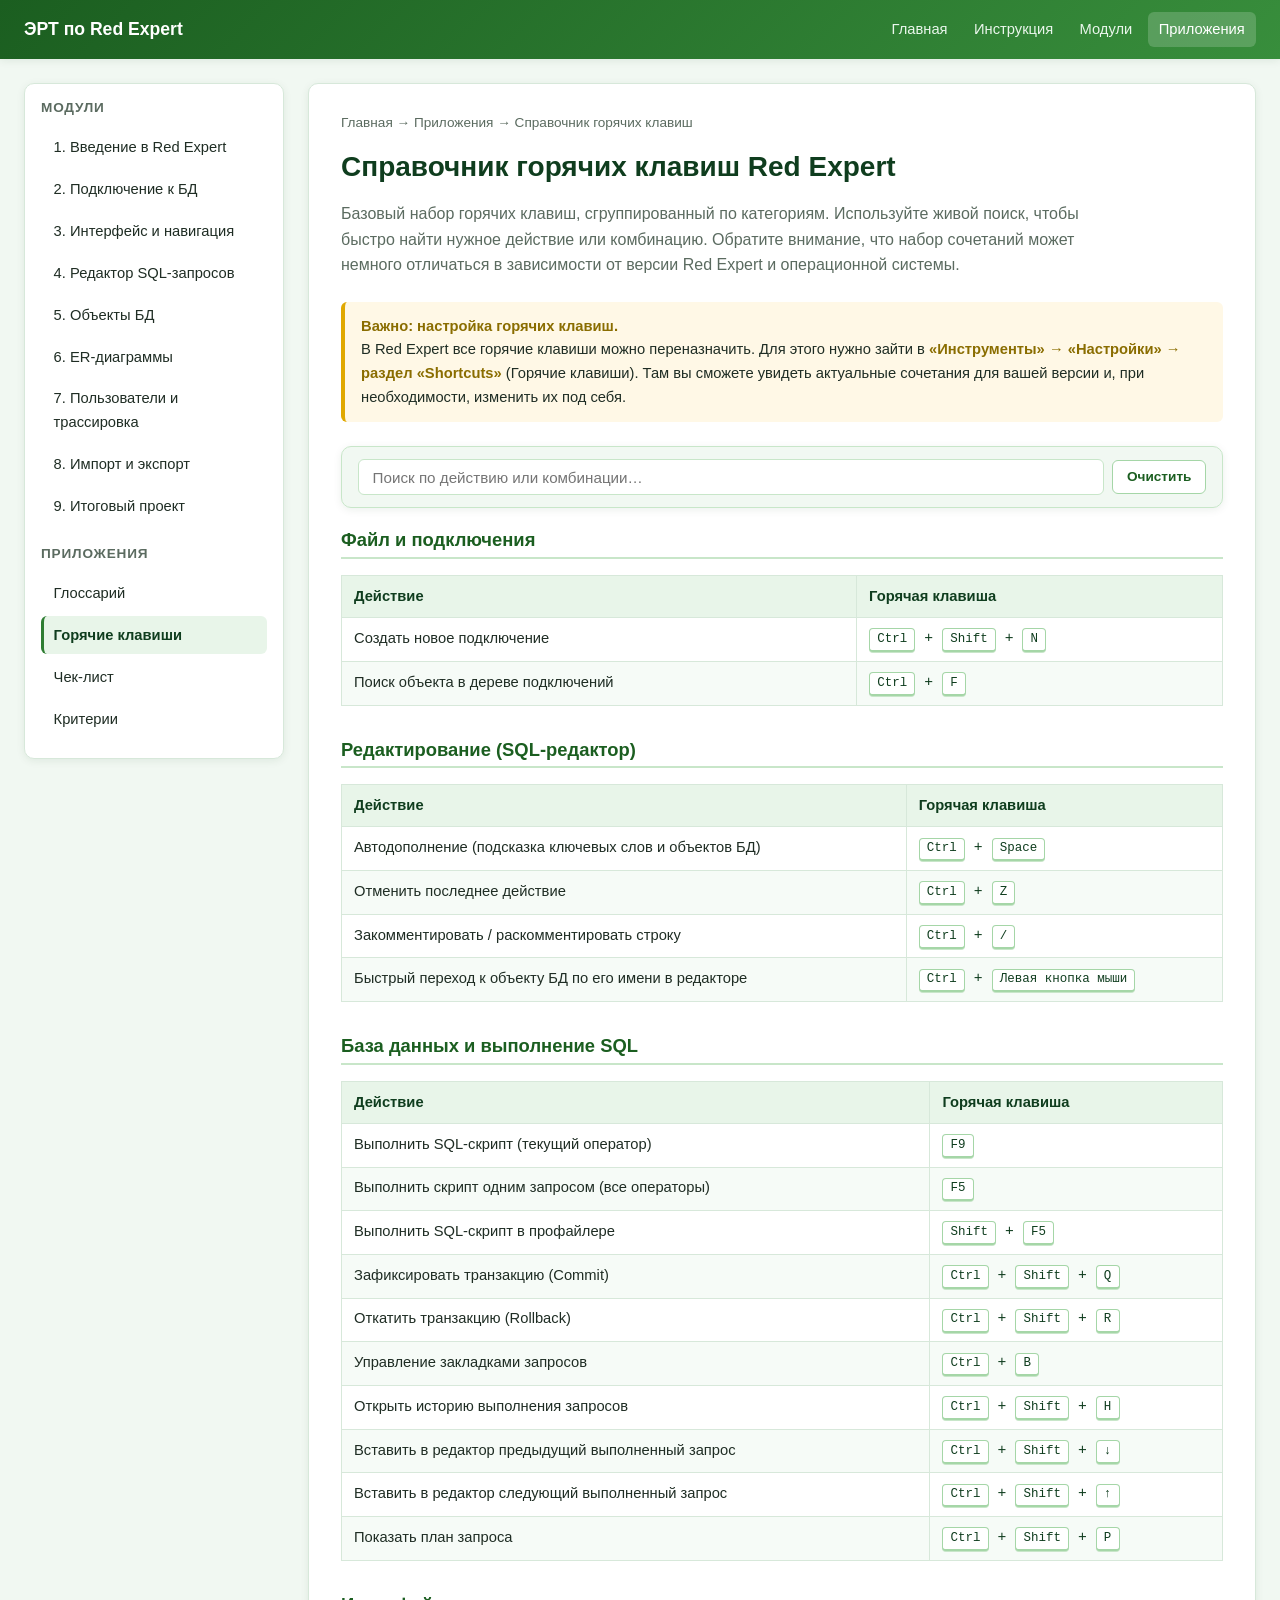
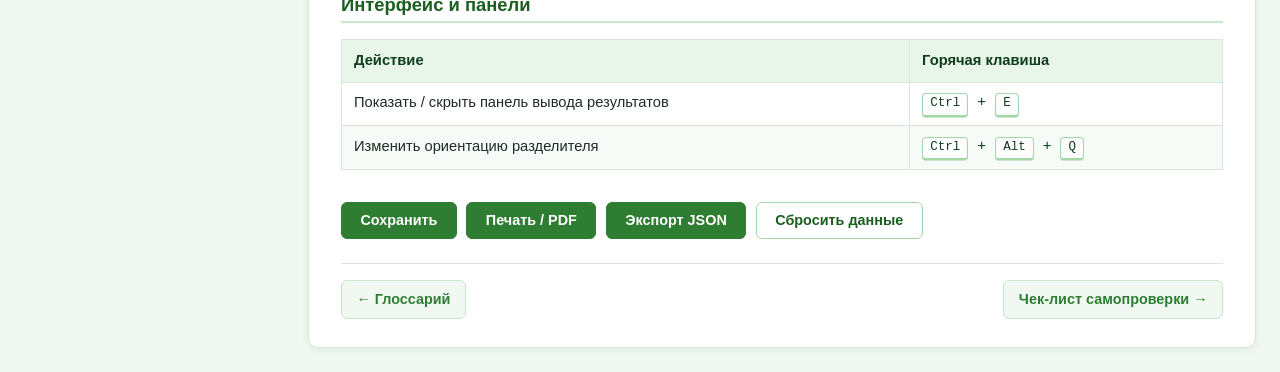
<file: appendices/reference.html>
<!doctype html>
<html lang="ru">
<head>
  <meta charset="utf-8">
  <meta name="viewport" content="width=device-width, initial-scale=1">
  <title>Справочник горячих клавиш — ЭРТ по Red Expert</title>
  <meta name="description" content="Горячие клавиши Red Expert по категориям: файл, редактирование, база данных, интерфейс.">
  <link rel="stylesheet" href="../assets/css/style.css">

  <!-- Локальные стили только для этой страницы. -->
  <style>
    .hotkeys-search {
      position: sticky;
      top: 70px;
      z-index: 20;
      display: flex;
      gap: 0.5rem;
      align-items: center;
      padding: 0.75rem 1rem;
      margin-bottom: 1.25rem;
      background: var(--green-50);
      border: 1px solid var(--green-200);
      border-radius: var(--radius);
      box-shadow: var(--shadow);
    }
    .hotkeys-search input[type="search"] {
      flex: 1;
      min-width: 0;
      padding: 0.55rem 0.85rem;
      font-family: var(--font);
      font-size: 0.95rem;
      color: var(--text);
      background: #fff;
      border: 1px solid var(--green-200);
      border-radius: var(--radius-sm);
      transition: border-color var(--transition), box-shadow var(--transition);
    }
    .hotkeys-search input[type="search"]:focus {
      border-color: var(--green-600);
      outline: none;
      box-shadow: 0 0 0 3px rgba(76, 175, 80, 0.15);
    }
    .hotkeys-search .clear-btn {
      padding: 0.5rem 0.85rem;
      font-size: 0.85rem;
      background: #fff;
      color: var(--green-800);
      border-color: var(--green-300);
    }
    .hotkeys-search .clear-btn:hover {
      background: var(--green-50);
    }

    .category-block {
      margin-bottom: 2rem;
    }
    .category-block h2 {
      font-size: 1.15rem;
      color: var(--green-800);
      margin-bottom: 0.75rem;
      padding-bottom: 0.35rem;
      border-bottom: 2px solid var(--green-200);
    }

    .hotkeys-table {
      width: 100%;
      border-collapse: collapse;
      font-size: 0.92rem;
      margin-bottom: 0.75rem;
    }
    .hotkeys-table thead {
      background: var(--green-100);
    }
    .hotkeys-table th,
    .hotkeys-table td {
      padding: 0.55rem 0.75rem;
      text-align: left;
      border: 1px solid var(--border);
      vertical-align: top;
    }
    .hotkeys-table th {
      color: var(--green-900);
      font-weight: 700;
    }
    .hotkeys-table tbody tr:nth-child(even) {
      background: var(--bg-soft);
    }
    .hotkeys-table tbody tr:hover {
      background: var(--green-50);
    }
    .hotkeys-table td:last-child {
      font-family: var(--font-mono);
      white-space: nowrap;
      color: var(--green-900);
    }
    kbd {
      display: inline-block;
      padding: 0.1rem 0.45rem;
      font-family: var(--font-mono);
      font-size: 0.85em;
      color: var(--green-900);
      background: #fff;
      border: 1px solid var(--green-300);
      border-bottom-width: 2px;
      border-radius: 4px;
      box-shadow: 0 1px 0 var(--green-200);
      line-height: 1.4;
      white-space: nowrap;
    }
    .note {
      font-size: 0.85rem;
      color: var(--text-muted);
      margin-top: 0.25rem;
    }
    .warning-box {
      background: #fff8e6;
      border-left: 4px solid #e0a800;
      border-radius: var(--radius-sm);
      padding: 0.8rem 1rem;
      margin: 1.5rem 0;
      font-size: 0.92rem;
    }
    .warning-box strong {
      color: #8a6d00;
    }
    .empty-state {
      display: none;
      padding: 1.25rem 1rem;
      text-align: center;
      color: var(--text-muted);
      background: var(--bg-soft);
      border: 1px dashed var(--green-300);
      border-radius: var(--radius);
      font-size: 0.92rem;
    }
    .empty-state.visible {
      display: block;
    }
    @media (max-width: 640px) {
      .hotkeys-search {
        top: 0;
        border-radius: 0;
        margin-left: -1rem;
        margin-right: -1rem;
        border-left: none;
        border-right: none;
      }
      .hotkeys-table td:last-child {
        white-space: normal;
      }
    }
  </style>
</head>
<body>

  <!-- ================= Шапка ================= -->
  <header class="topbar">
    <a href="../index.html" class="logo">ЭРТ по Red Expert</a>
    <nav>
      <a href="../index.html">Главная</a>
      <a href="../instructions.html">Инструкция</a>
      <a href="../index.html#modules">Модули</a>
      <a href="../index.html#appendices" class="active">Приложения</a>
    </nav>
  </header>

  <div class="layout">

    <!-- ================= Боковое меню ================= -->
    <aside class="sidebar">
      <h2>Модули</h2>
      <ol>
        <li><a href="../modules/module1.html">1. Введение в Red Expert</a></li>
        <li><a href="../modules/module2.html">2. Подключение к БД</a></li>
        <li><a href="../modules/module3.html">3. Интерфейс и навигация</a></li>
        <li><a href="../modules/module4.html">4. Редактор SQL-запросов</a></li>
        <li><a href="../modules/module5.html">5. Объекты БД</a></li>
        <li><a href="../modules/module6.html">6. ER-диаграммы</a></li>
        <li><a href="../modules/module7.html">7. Пользователи и трассировка</a></li>
        <li><a href="../modules/module8.html">8. Импорт и экспорт</a></li>
        <li><a href="../modules/module9.html">9. Итоговый проект</a></li>
      </ol>

      <h2 style="margin-top: 1.25rem;">Приложения</h2>
      <ol>
        <li><a href="glossary.html">Глоссарий</a></li>
        <li><a href="reference.html" class="active">Горячие клавиши</a></li>
        <li><a href="checklist.html">Чек-лист</a></li>
        <li><a href="criteria.html">Критерии</a></li>
      </ol>
    </aside>

    <!-- ================= Основной контент ================= -->
    <main>

      <nav class="breadcrumbs">
        <a href="../index.html">Главная</a> →
        <a href="../index.html#appendices">Приложения</a> →
        Справочник горячих клавиш
      </nav>

      <h1>Справочник горячих клавиш Red Expert</h1>
      <p style="color: var(--text-muted); max-width: 780px;">
        Базовый набор горячих клавиш, сгруппированный по категориям.
        Используйте живой поиск, чтобы быстро найти нужное действие или
        комбинацию. Обратите внимание, что набор сочетаний может немного
        отличаться в зависимости от версии Red Expert и операционной системы.
      </p>

      <div class="warning-box">
        <strong>Важно: настройка горячих клавиш.</strong><br>
        В Red Expert все горячие клавиши можно переназначить.
        Для этого нужно зайти в <strong>«Инструменты» → «Настройки» → раздел «Shortcuts»</strong> 
        (Горячие клавиши). Там вы сможете увидеть актуальные сочетания для вашей версии 
        и, при необходимости, изменить их под себя.
      </div>

      <!-- ================= Поиск ================= -->
      <div class="hotkeys-search">
        <input type="search" id="hotkeys-search"
               placeholder="Поиск по действию или комбинации…"
               aria-label="Поиск по горячим клавишам" autocomplete="off">
        <button type="button" class="clear-btn" id="hotkeys-clear" aria-label="Очистить поиск">
          Очистить
        </button>
      </div>

      <div class="empty-state" id="hotkeys-empty">
        По вашему запросу ничего не найдено. Попробуйте другое действие
        или <a href="#" id="hotkeys-reset">сбросьте поиск</a>.
      </div>

      <!-- ================= Файл и подключения ================= -->
      <section class="category-block">
        <h2>Файл и подключения</h2>
        <table class="hotkeys-table">
          <thead>
            <tr>
              <th>Действие</th>
              <th>Горячая клавиша</th>
            </tr>
          </thead>
          <tbody>
            <tr data-search="создать новое подключение new connection">
              <td>Создать новое подключение</td>
              <td><kbd>Ctrl</kbd> + <kbd>Shift</kbd> + <kbd>N</kbd></td>
            </tr>
            <tr data-search="поиск объекта search дерево подключений">
              <td>Поиск объекта в дереве подключений</td>
              <td><kbd>Ctrl</kbd> + <kbd>F</kbd></td>
            </tr>
          </tbody>
        </table>
      </section>

      <!-- ================= Редактирование (SQL-редактор) ================= -->
      <section class="category-block">
        <h2>Редактирование (SQL-редактор)</h2>
        <table class="hotkeys-table">
          <thead>
            <tr>
              <th>Действие</th>
              <th>Горячая клавиша</th>
            </tr>
          </thead>
          <tbody>
            <tr data-search="автодополнение подсказка autocomplete ctrl+space">
              <td>Автодополнение (подсказка ключевых слов и объектов БД)</td>
              <td><kbd>Ctrl</kbd> + <kbd>Space</kbd></td>
            </tr>
            <tr data-search="отменить undo отмена ctrl+z">
              <td>Отменить последнее действие</td>
              <td><kbd>Ctrl</kbd> + <kbd>Z</kbd></td>
            </tr>
            <tr data-search="комментировать раскомментировать ctrl+/">
              <td>Закомментировать / раскомментировать строку</td>
              <td><kbd>Ctrl</kbd> + <kbd>/</kbd></td>
            </tr>
            <tr data-search="перейти к объекту ctrl+клик">
              <td>Быстрый переход к объекту БД по его имени в редакторе</td>
              <td><kbd>Ctrl</kbd> + <kbd>Левая кнопка мыши</kbd></td>
            </tr>
          </tbody>
        </table>
      </section>

      <!-- ================= База данных и выполнение SQL ================= -->
      <section class="category-block">
        <h2>База данных и выполнение SQL</h2>
        <table class="hotkeys-table">
          <thead>
            <tr>
              <th>Действие</th>
              <th>Горячая клавиша</th>
            </tr>
          </thead>
          <tbody>
            <tr data-search="выполнить sql скрипт текущий оператор f9">
              <td>Выполнить SQL-скрипт (текущий оператор)</td>
              <td><kbd>F9</kbd></td>
            </tr>
            <tr data-search="выполнить скрипт одним запросом все операторы f5">
              <td>Выполнить скрипт одним запросом (все операторы)</td>
              <td><kbd>F5</kbd></td>
            </tr>
            <tr data-search="выполнить скрипт в профайлере shift+f5">
              <td>Выполнить SQL-скрипт в профайлере</td>
              <td><kbd>Shift</kbd> + <kbd>F5</kbd></td>
            </tr>
            <tr data-search="зафиксировать транзакцию commit ctrl+shift+q">
              <td>Зафиксировать транзакцию (Commit)</td>
              <td><kbd>Ctrl</kbd> + <kbd>Shift</kbd> + <kbd>Q</kbd></td>
            </tr>
            <tr data-search="откатить транзакцию rollback ctrl+shift+r">
              <td>Откатить транзакцию (Rollback)</td>
              <td><kbd>Ctrl</kbd> + <kbd>Shift</kbd> + <kbd>R</kbd></td>
            </tr>
            <tr data-search="закладки ctrl+b">
              <td>Управление закладками запросов</td>
              <td><kbd>Ctrl</kbd> + <kbd>B</kbd></td>
            </tr>
            <tr data-search="история запросов ctrl+shift+h">
              <td>Открыть историю выполнения запросов</td>
              <td><kbd>Ctrl</kbd> + <kbd>Shift</kbd> + <kbd>H</kbd></td>
            </tr>
            <tr data-search="предыдущий запрос ctrl+shift+down">
              <td>Вставить в редактор предыдущий выполненный запрос</td>
              <td><kbd>Ctrl</kbd> + <kbd>Shift</kbd> + <kbd>↓</kbd></td>
            </tr>
            <tr data-search="следующий запрос ctrl+shift+up">
              <td>Вставить в редактор следующий выполненный запрос</td>
              <td><kbd>Ctrl</kbd> + <kbd>Shift</kbd> + <kbd>↑</kbd></td>
            </tr>
            <tr data-search="план запроса ctrl+shift+p">
              <td>Показать план запроса</td>
              <td><kbd>Ctrl</kbd> + <kbd>Shift</kbd> + <kbd>P</kbd></td>
            </tr>
          </tbody>
        </table>
      </section>

      <!-- ================= Интерфейс и панели ================= -->
      <section class="category-block">
        <h2>Интерфейс и панели</h2>
        <table class="hotkeys-table">
          <thead>
            <tr>
              <th>Действие</th>
              <th>Горячая клавиша</th>
            </tr>
          </thead>
          <tbody>
            <tr data-search="панель вывода ctrl+e">
              <td>Показать / скрыть панель вывода результатов</td>
              <td><kbd>Ctrl</kbd> + <kbd>E</kbd></td>
            </tr>
            <tr data-search="ориентация разделителя ctrl+alt+q">
              <td>Изменить ориентацию разделителя</td>
              <td><kbd>Ctrl</kbd> + <kbd>Alt</kbd> + <kbd>Q</kbd></td>
            </tr>
          </tbody>
        </table>
      </section>

      <!-- ================= Кнопки ================= -->
      <div class="actions">
        <button data-save-all>Сохранить</button>
        <button data-print>Печать / PDF</button>
        <button data-export>Экспорт JSON</button>
        <button class="secondary" data-reset>Сбросить данные</button>
      </div>

      <!-- ================= Навигация ================= -->
      <nav class="pager">
        <a href="glossary.html">← Глоссарий</a>
        <a href="checklist.html">Чек-лист самопроверки →</a>
      </nav>

    </main>
  </div>

  <script src="../assets/js/app.js"></script>

  <!-- Локальный скрипт поиска по горячим клавишам -->
  <script>
    (function () {
      'use strict';

      document.addEventListener('DOMContentLoaded', function () {
        const input = document.getElementById('hotkeys-search');
        const clearBtn = document.getElementById('hotkeys-clear');
        const resetLink = document.getElementById('hotkeys-reset');
        const emptyState = document.getElementById('hotkeys-empty');
        if (!input) return;

        const rows = Array.from(document.querySelectorAll('tr[data-search]'));
        const blocks = Array.from(document.querySelectorAll('.category-block'));

        function norm(s) {
          return (s || '').toLowerCase().replace(/ё/g, 'е').trim();
        }

        rows.forEach(function (row) {
          const text = (row.getAttribute('data-search') || '') + ' ' + (row.textContent || '');
          row._searchText = norm(text);
        });

        function applyFilter(q) {
          const query = norm(q);
          let visible = 0;

          rows.forEach(function (row) {
            const match = !query || row._searchText.indexOf(query) !== -1;
            row.style.display = match ? '' : 'none';
            if (match) visible++;
          });

          blocks.forEach(function (block) {
            const any = block.querySelectorAll('tr[data-search]:not([style*="display: none"])').length > 0;
            block.style.display = any ? '' : 'none';
          });

          emptyState.classList.toggle('visible', visible === 0);
        }

        input.addEventListener('input', function () {
          applyFilter(input.value);
        });

        clearBtn.addEventListener('click', function () {
          input.value = '';
          applyFilter('');
          input.focus();
        });

        if (resetLink) {
          resetLink.addEventListener('click', function (e) {
            e.preventDefault();
            input.value = '';
            applyFilter('');
            input.focus();
          });
        }
      });
    })();
  </script>
</body>
</html>
</file>
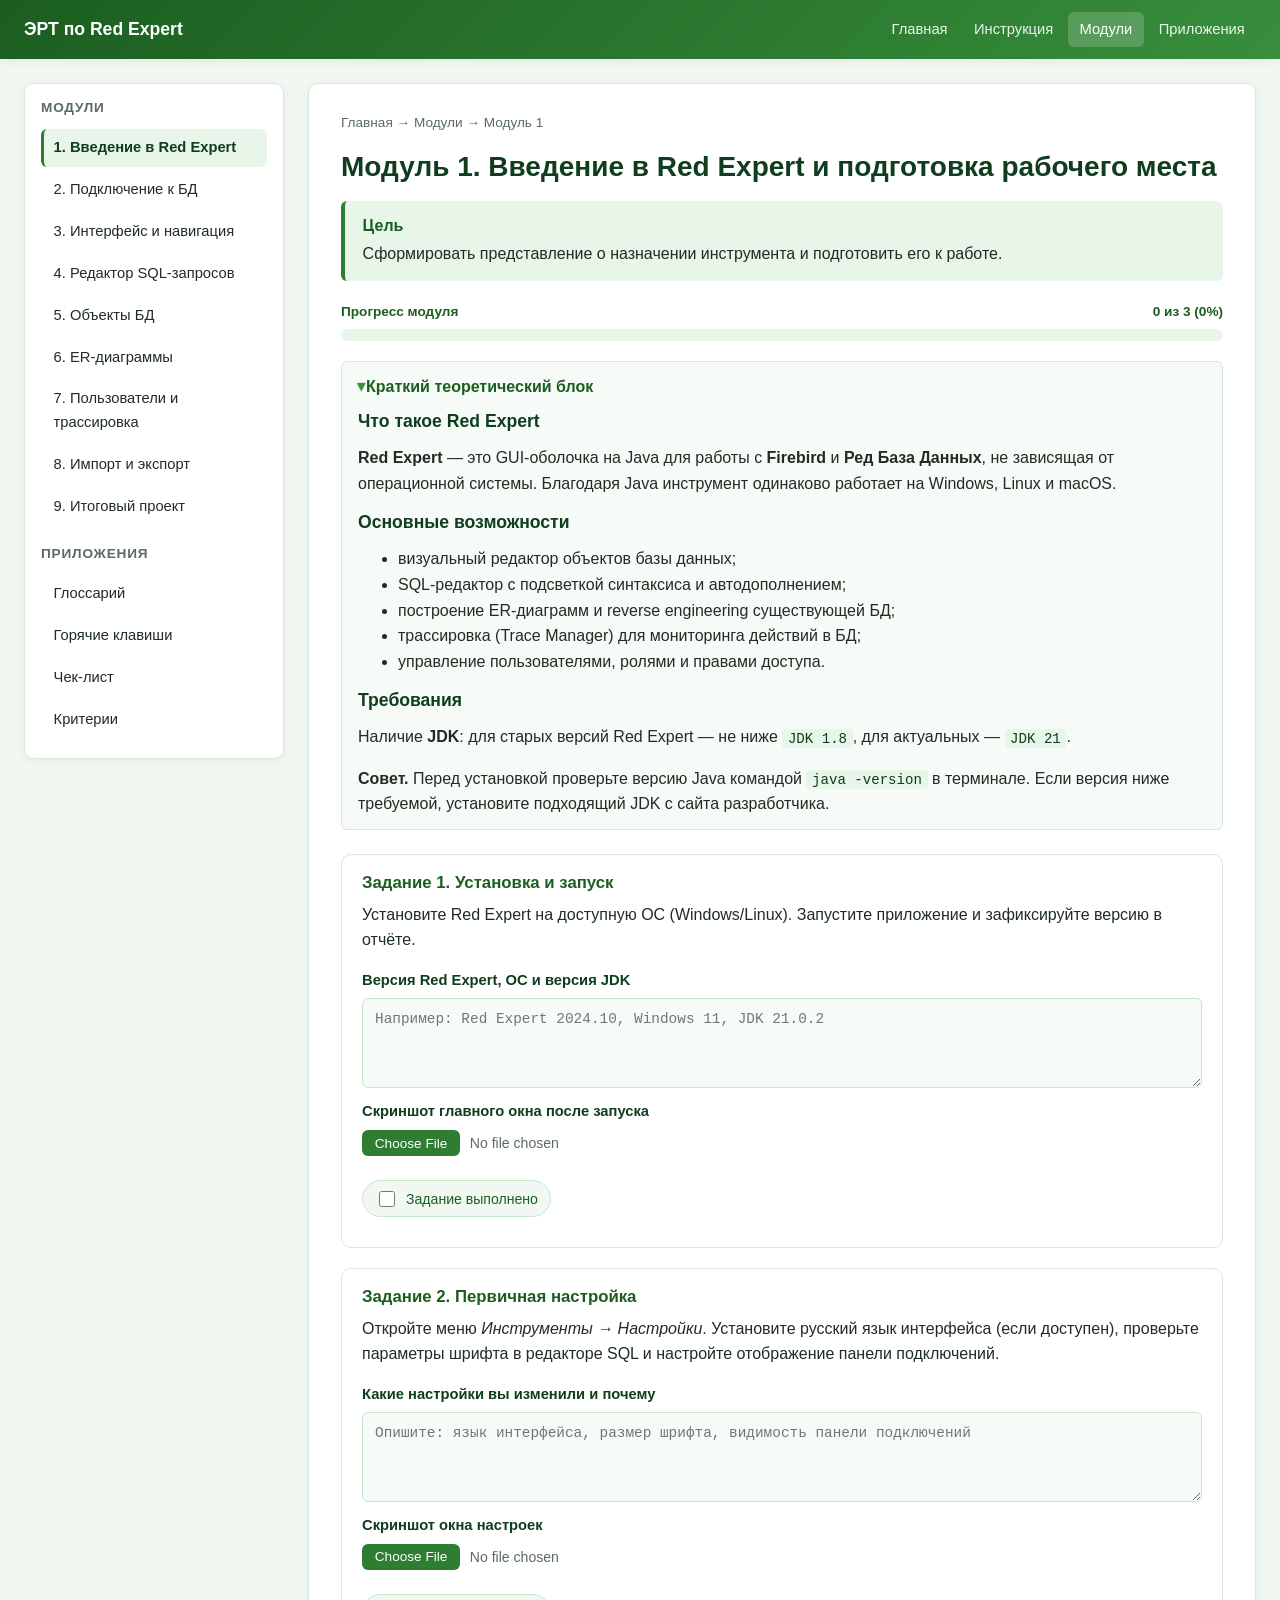
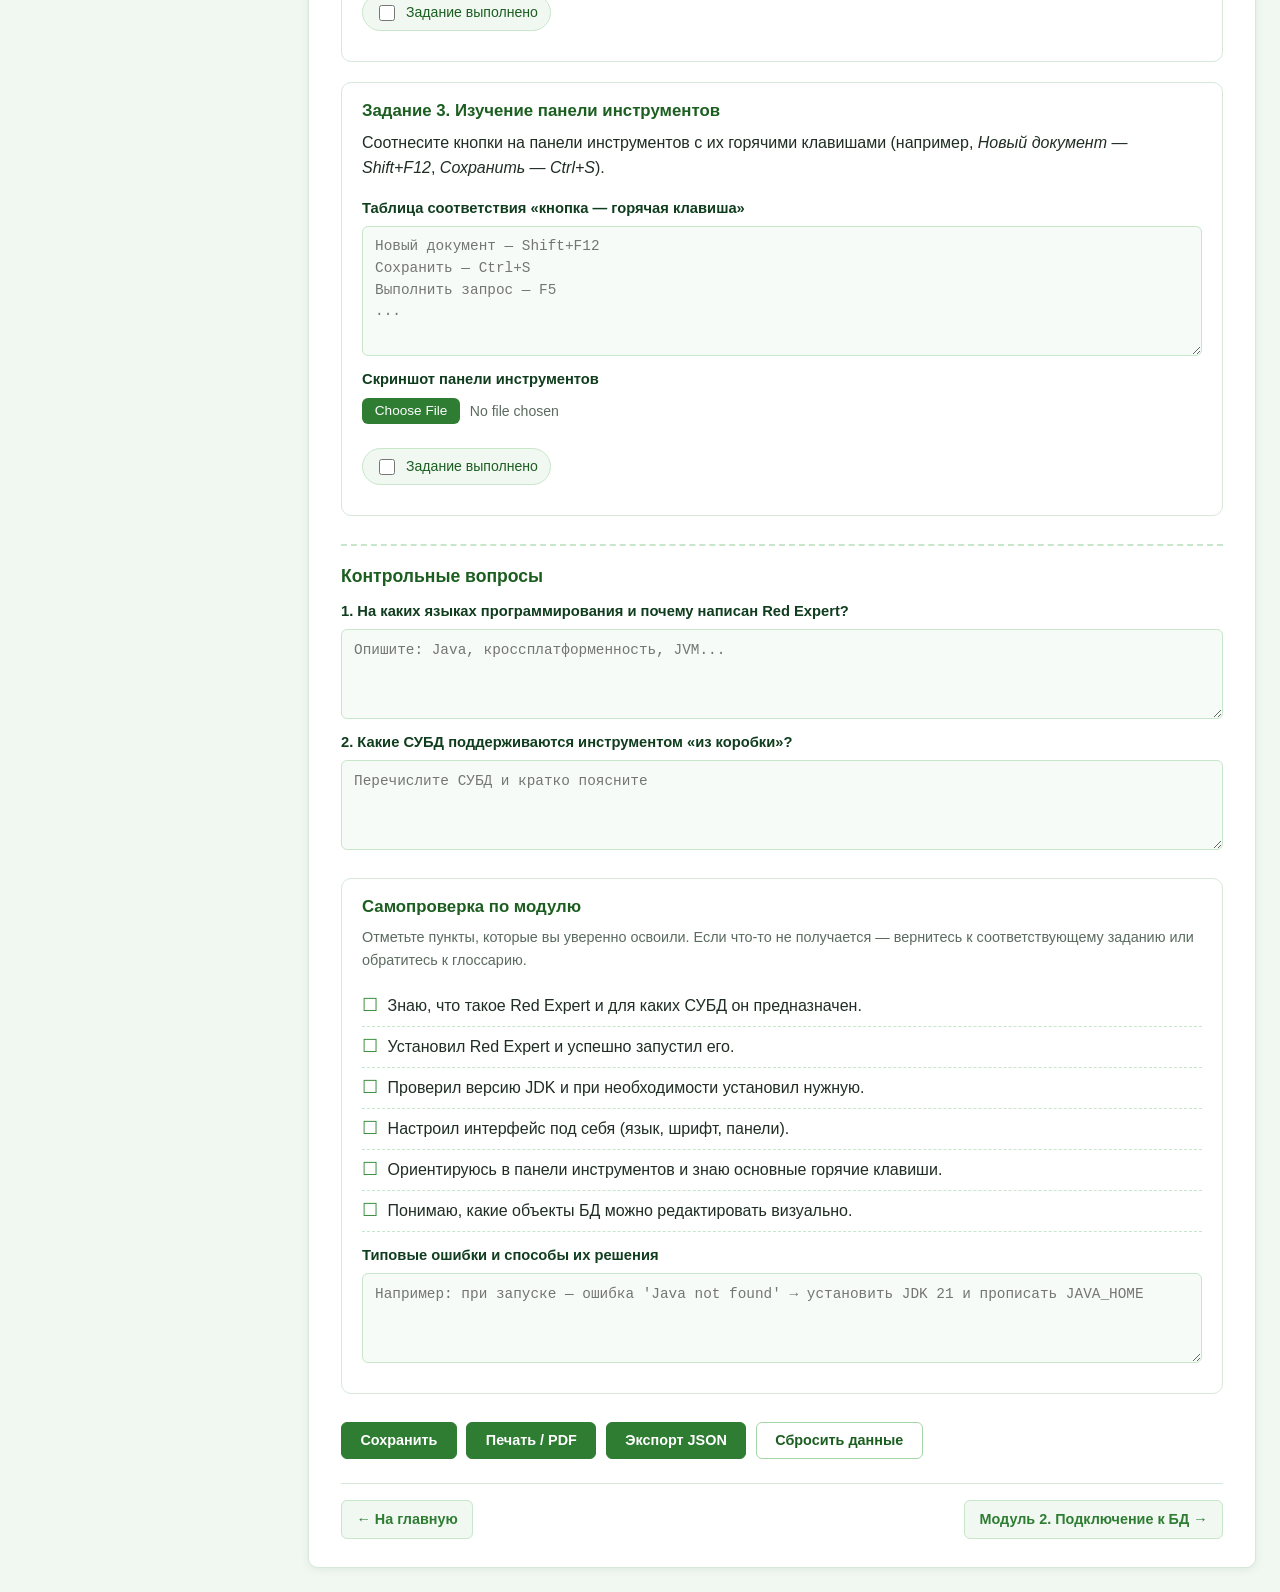
<file: modules/module1.html>
<!doctype html>
<html lang="ru">
<head>
  <meta charset="utf-8">
  <meta name="viewport" content="width=device-width, initial-scale=1">
  <title>Модуль 1. Введение в Red Expert — ЭРТ по Red Expert</title>
  <meta name="description" content="Модуль 1: назначение Red Expert, установка, первичная настройка и изучение панели инструментов.">
  <link rel="stylesheet" href="../assets/css/style.css">
</head>
<body>

  <!-- ================= Шапка ================= -->
  <header class="topbar">
    <a href="../index.html" class="logo">ЭРТ по Red Expert</a>
    <nav>
      <a href="../index.html">Главная</a>
      <a href="../instructions.html">Инструкция</a>
      <a href="../index.html#modules" class="active">Модули</a>
      <a href="../index.html#appendices">Приложения</a>
    </nav>
  </header>

  <div class="layout">

    <!-- ================= Боковое меню ================= -->
    <aside class="sidebar">
      <h2>Модули</h2>
      <ol>
        <li><a href="module1.html" class="active">1. Введение в Red Expert</a></li>
        <li><a href="module2.html">2. Подключение к БД</a></li>
        <li><a href="module3.html">3. Интерфейс и навигация</a></li>
        <li><a href="module4.html">4. Редактор SQL-запросов</a></li>
        <li><a href="module5.html">5. Объекты БД</a></li>
        <li><a href="module6.html">6. ER-диаграммы</a></li>
        <li><a href="module7.html">7. Пользователи и трассировка</a></li>
        <li><a href="module8.html">8. Импорт и экспорт</a></li>
        <li><a href="module9.html">9. Итоговый проект</a></li>
      </ol>

      <h2 style="margin-top: 1.25rem;">Приложения</h2>
      <ol>
        <li><a href="../appendices/glossary.html">Глоссарий</a></li>
        <li><a href="../appendices/reference.html">Горячие клавиши</a></li>
        <li><a href="../appendices/checklist.html">Чек-лист</a></li>
        <li><a href="../appendices/criteria.html">Критерии</a></li>
      </ol>
    </aside>

    <!-- ================= Основной контент ================= -->
    <main>

      <nav class="breadcrumbs">
        <a href="../index.html">Главная</a> →
        <a href="../index.html#modules">Модули</a> →
        Модуль 1
      </nav>

      <h1>Модуль 1. Введение в Red Expert и подготовка рабочего места</h1>

      <!-- Цель -->
      <section class="goal">
        <h2>Цель</h2>
        <p>
          Сформировать представление о назначении инструмента и подготовить его
          к работе.
        </p>
      </section>

      <!-- Прогресс модуля -->
      <div class="progress" data-module-progress="m1">
        <div class="progress-label">
          <span>Прогресс модуля</span>
          <span>0 из 3 (0%)</span>
        </div>
        <div class="progress-track">
          <div class="progress-bar"></div>
        </div>
      </div>

      <!-- Теория -->
      <details class="theory" open>
        <summary>Краткий теоретический блок</summary>

        <h3>Что такое Red Expert</h3>
        <p>
          <strong>Red Expert</strong> — это GUI-оболочка на Java для работы
          с <strong>Firebird</strong> и <strong>Ред База Данных</strong>,
          не зависящая от операционной системы. Благодаря Java инструмент
          одинаково работает на Windows, Linux и macOS.
        </p>

        <h3>Основные возможности</h3>
        <ul>
          <li>визуальный редактор объектов базы данных;</li>
          <li>SQL-редактор с подсветкой синтаксиса и автодополнением;</li>
          <li>построение ER-диаграмм и reverse engineering существующей БД;</li>
          <li>трассировка (Trace Manager) для мониторинга действий в БД;</li>
          <li>управление пользователями, ролями и правами доступа.</li>
        </ul>

        <h3>Требования</h3>
        <p>
          Наличие <strong>JDK</strong>: для старых версий Red Expert — не ниже
          <code>JDK 1.8</code>, для актуальных — <code>JDK 21</code>.
        </p>

        <div class="tip" style="margin-top: 0.75rem;">
          <strong>Совет.</strong> Перед установкой проверьте версию Java командой
          <code>java -version</code> в терминале. Если версия ниже требуемой,
          установите подходящий JDK с сайта разработчика.
        </div>
      </details>

      <!-- ================= Задание 1 ================= -->
      <section class="task" data-task="m1_t1">
        <h2>Задание 1. Установка и запуск</h2>
        <p>
          Установите Red Expert на доступную ОС (Windows/Linux). Запустите
          приложение и зафиксируйте версию в отчёте.
        </p>

        <label>Версия Red Expert, ОС и версия JDK
          <textarea data-save="m1_t1_answer"
                    placeholder="Например: Red Expert 2024.10, Windows 11, JDK 21.0.2"></textarea>
        </label>

        <label>Скриншот главного окна после запуска
          <input type="file" accept="image/*" data-preview="m1_t1_img">
        </label>
        <div class="preview" id="preview-m1_t1_img"></div>

        <label class="done">
          <input type="checkbox" data-progress="m1_t1">
          Задание выполнено
        </label>
      </section>

      <!-- ================= Задание 2 ================= -->
      <section class="task" data-task="m1_t2">
        <h2>Задание 2. Первичная настройка</h2>
        <p>
          Откройте меню <em>Инструменты → Настройки</em>. Установите русский
          язык интерфейса (если доступен), проверьте параметры шрифта в редакторе
          SQL и настройте отображение панели подключений.
        </p>

        <label>Какие настройки вы изменили и почему
          <textarea data-save="m1_t2_answer"
                    placeholder="Опишите: язык интерфейса, размер шрифта, видимость панели подключений"></textarea>
        </label>

        <label>Скриншот окна настроек
          <input type="file" accept="image/*" data-preview="m1_t2_img">
        </label>
        <div class="preview" id="preview-m1_t2_img"></div>

        <label class="done">
          <input type="checkbox" data-progress="m1_t2">
          Задание выполнено
        </label>
      </section>

      <!-- ================= Задание 3 ================= -->
      <section class="task" data-task="m1_t3">
        <h2>Задание 3. Изучение панели инструментов</h2>
        <p>
          Соотнесите кнопки на панели инструментов с их горячими клавишами
          (например, <em>Новый документ — Shift+F12</em>,
          <em>Сохранить — Ctrl+S</em>).
        </p>

        <label>Таблица соответствия «кнопка — горячая клавиша»
          <textarea data-save="m1_t3_answer" style="min-height: 130px;"
                    placeholder="Новый документ — Shift+F12&#10;Сохранить — Ctrl+S&#10;Выполнить запрос — F5&#10;..."></textarea>
        </label>

        <label>Скриншот панели инструментов
          <input type="file" accept="image/*" data-preview="m1_t3_img">
        </label>
        <div class="preview" id="preview-m1_t3_img"></div>

        <label class="done">
          <input type="checkbox" data-progress="m1_t3">
          Задание выполнено
        </label>
      </section>

      <!-- ================= Контрольные вопросы ================= -->
      <section class="questions">
        <h2>Контрольные вопросы</h2>

        <label>1. На каких языках программирования и почему написан Red Expert?
          <textarea data-save="m1_q1"
                    placeholder="Опишите: Java, кроссплатформенность, JVM..."></textarea>
        </label>

        <label>2. Какие СУБД поддерживаются инструментом «из коробки»?
          <textarea data-save="m1_q2"
                    placeholder="Перечислите СУБД и кратко поясните"></textarea>
        </label>
      </section>

      <!-- ================= Самопроверка ================= -->
      <section class="task" style="margin-top: 1.75rem;">
        <h2>Самопроверка по модулю</h2>
        <p style="color: var(--text-muted); font-size: 0.9rem;">
          Отметьте пункты, которые вы уверенно освоили. Если что-то не получается —
          вернитесь к соответствующему заданию или обратитесь к глоссарию.
        </p>
        <ul class="checklist">
          <li>Знаю, что такое Red Expert и для каких СУБД он предназначен.</li>
          <li>Установил Red Expert и успешно запустил его.</li>
          <li>Проверил версию JDK и при необходимости установил нужную.</li>
          <li>Настроил интерфейс под себя (язык, шрифт, панели).</li>
          <li>Ориентируюсь в панели инструментов и знаю основные горячие клавиши.</li>
          <li>Понимаю, какие объекты БД можно редактировать визуально.</li>
        </ul>
        <label>Типовые ошибки и способы их решения
          <textarea data-save="m1_check"
                    placeholder="Например: при запуске — ошибка 'Java not found' → установить JDK 21 и прописать JAVA_HOME"></textarea>
        </label>
      </section>

      <!-- ================= Кнопки ================= -->
      <div class="actions">
        <button data-save-all>Сохранить</button>
        <button data-print>Печать / PDF</button>
        <button data-export>Экспорт JSON</button>
        <button class="secondary" data-reset>Сбросить данные</button>
      </div>

      <!-- ================= Навигация ================= -->
      <nav class="pager">
        <a href="../index.html">← На главную</a>
        <a href="module2.html">Модуль 2. Подключение к БД →</a>
      </nav>

    </main>
  </div>

  <script src="../assets/js/app.js"></script>
</body>
</html>
</file>
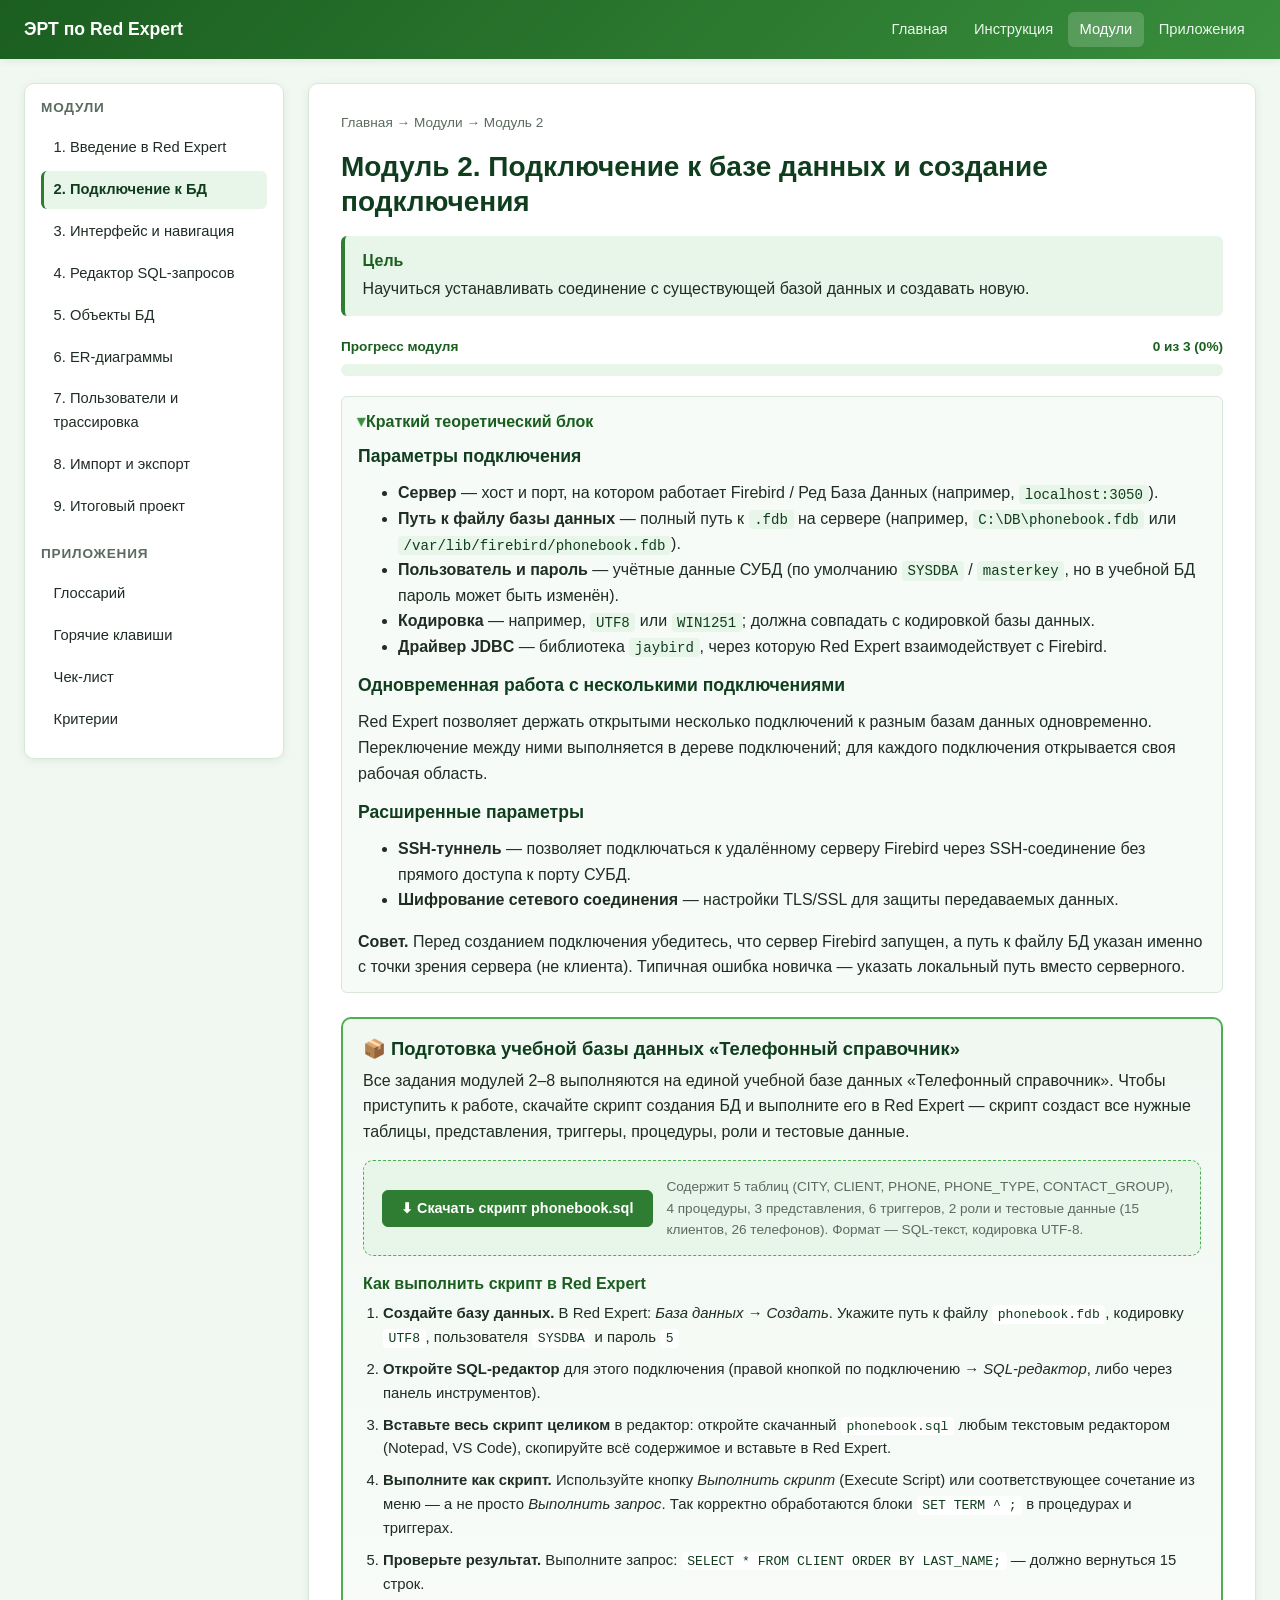
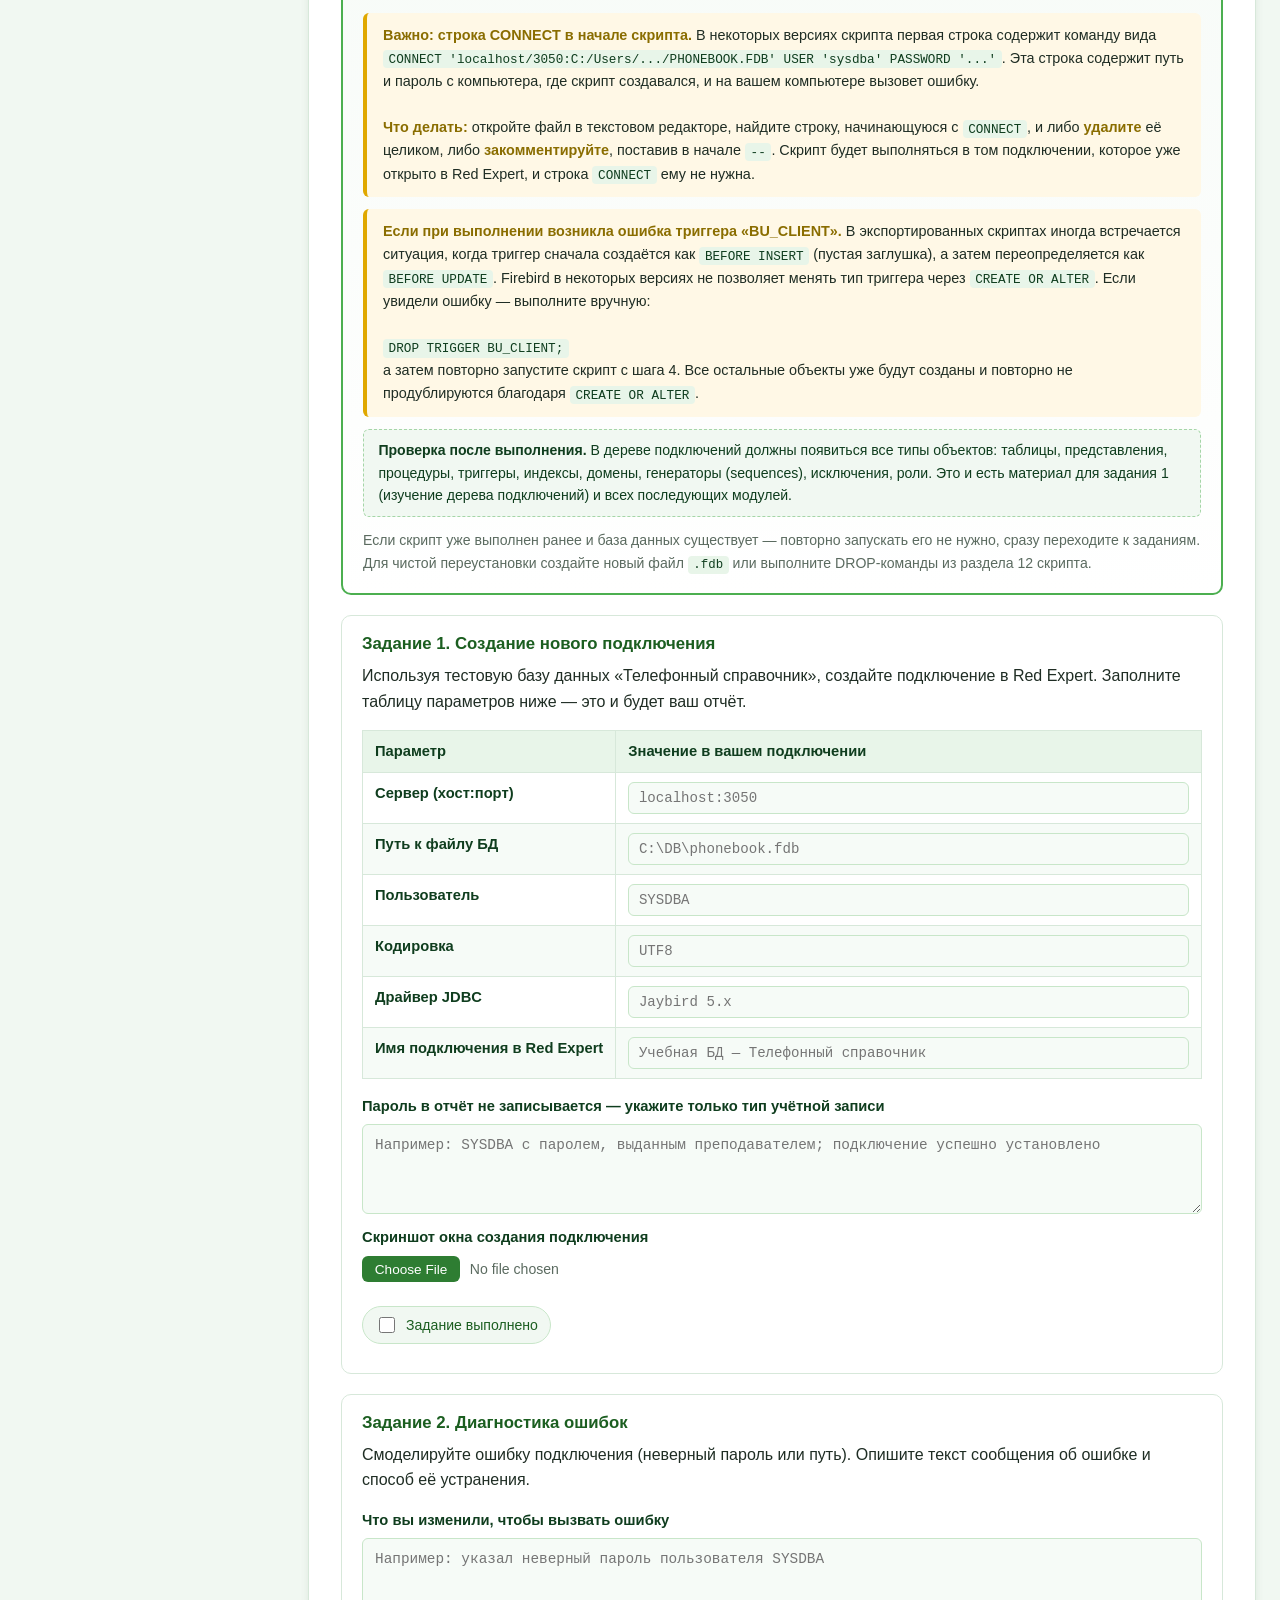
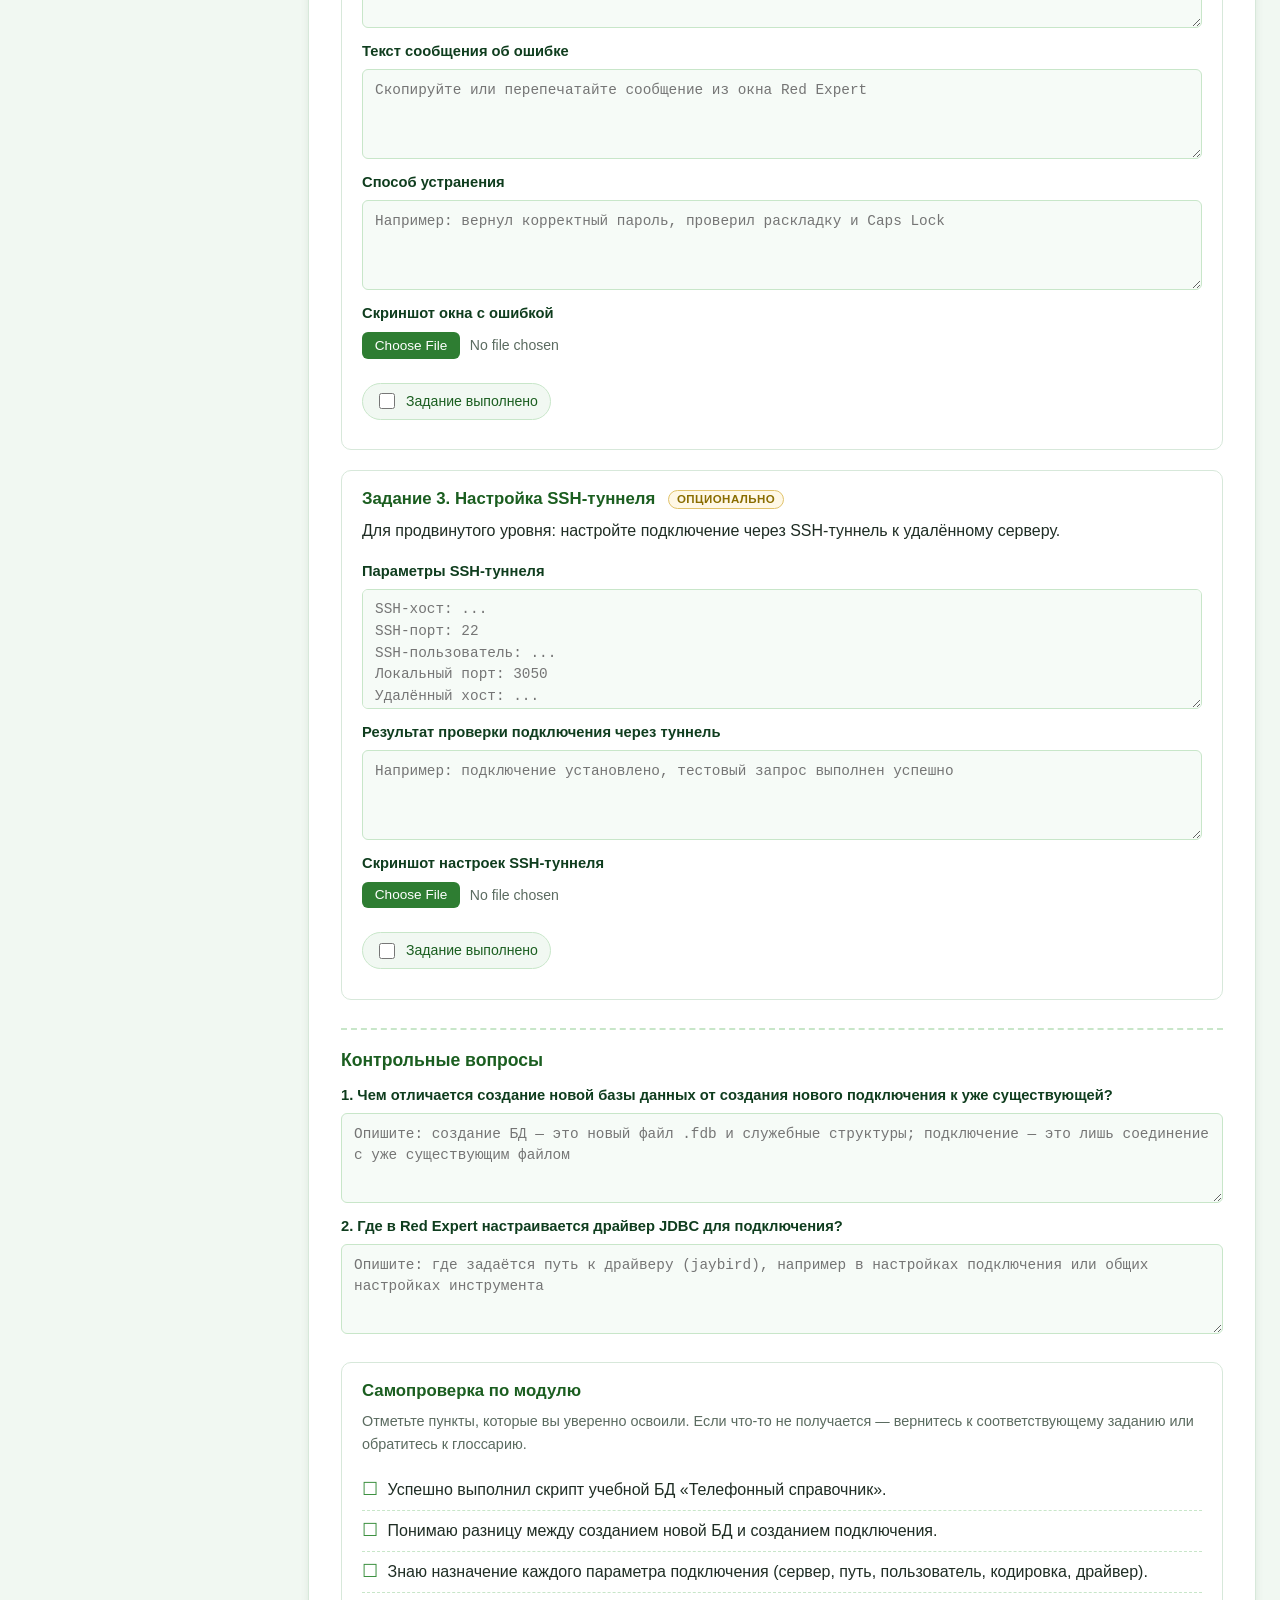
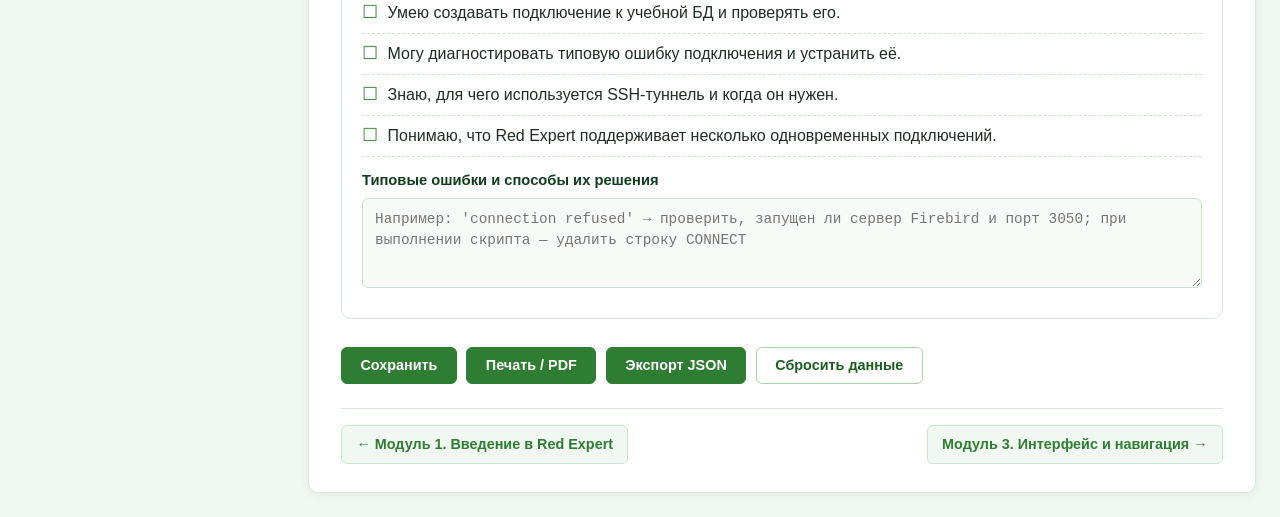
<file: modules/module2.html>
<!doctype html>
<html lang="ru">
<head>
  <meta charset="utf-8">
  <meta name="viewport" content="width=device-width, initial-scale=1">
  <title>Модуль 2. Подключение к базе данных — ЭРТ по Red Expert</title>
  <meta name="description" content="Модуль 2: параметры подключения к БД в Red Expert, диагностика ошибок, SSH-туннель и подготовка учебной БД «Телефонный справочник».">
  <link rel="stylesheet" href="../assets/css/style.css">

  <!-- Локальные стили для таблицы параметров подключения и блока подготовки БД. -->
  <style>
    .params-table input[type="text"],
    .params-table input[type="password"] {
      display: block;
      width: 100%;
      padding: 0.45rem 0.6rem;
      font-family: var(--font-mono);
      font-size: 0.88rem;
      color: var(--text);
      background: var(--bg-soft);
      border: 1px solid var(--green-200);
      border-radius: var(--radius-sm);
      transition: border-color var(--transition), background var(--transition);
    }
    .params-table input[type="text"]:focus,
    .params-table input[type="password"]:focus {
      background: #fff;
      border-color: var(--green-600);
      outline: none;
      box-shadow: 0 0 0 3px rgba(76, 175, 80, 0.15);
    }
    .params-table td:first-child {
      font-weight: 600;
      color: var(--green-900);
      white-space: nowrap;
      width: 28%;
    }
    .optional-badge {
      display: inline-block;
      margin-left: 0.5rem;
      padding: 0.1rem 0.5rem;
      font-size: 0.72rem;
      font-weight: 700;
      text-transform: uppercase;
      letter-spacing: 0.04em;
      color: #8a6d00;
      background: #fff8e6;
      border: 1px solid #e0c26a;
      border-radius: 999px;
      vertical-align: middle;
    }

    /* Блок подготовки учебной БД */
    .setup-block {
      border: 2px solid var(--green-500);
      background: linear-gradient(180deg, var(--green-50), #ffffff);
    }
    .setup-block h2 {
      color: var(--green-900);
      font-size: 1.15rem;
      display: flex;
      align-items: center;
      gap: 0.5rem;
    }
    .setup-block h3 {
      font-size: 1rem;
      color: var(--green-800);
      margin: 1.1rem 0 0.5rem;
    }
    .download-box {
      display: flex;
      flex-wrap: wrap;
      align-items: center;
      gap: 0.85rem;
      padding: 0.9rem 1.1rem;
      margin: 0.75rem 0 0.5rem;
      background: var(--green-100);
      border: 1px dashed var(--green-500);
      border-radius: var(--radius);
    }
    .download-box .btn {
      flex: 0 0 auto;
    }
    .download-box .note {
      font-size: 0.85rem;
      color: var(--text-muted);
      flex: 1 1 240px;
    }
    .steps-list {
      margin: 0.5rem 0 1rem 1.25rem;
      padding: 0;
      font-size: 0.93rem;
    }
    .steps-list li {
      margin-bottom: 0.5rem;
    }
    .steps-list code {
      background: #fff;
    }
    .warning-box {
      background: #fff8e6;
      border-left: 4px solid #e0a800;
      border-radius: var(--radius-sm);
      padding: 0.7rem 1rem;
      margin: 0.5rem 0 0.75rem;
      font-size: 0.9rem;
    }
    .warning-box strong {
      color: #8a6d00;
    }
    .hint-box {
      background: var(--green-50);
      border: 1px dashed var(--green-300);
      border-radius: var(--radius-sm);
      padding: 0.6rem 0.9rem;
      margin: 0.5rem 0 0.75rem;
      font-size: 0.88rem;
      color: var(--green-900);
    }
    .hint-box code {
      background: #fff;
    }
  </style>
</head>
<body>

  <!-- ================= Шапка ================= -->
  <header class="topbar">
    <a href="../index.html" class="logo">ЭРТ по Red Expert</a>
    <nav>
      <a href="../index.html">Главная</a>
      <a href="../instructions.html">Инструкция</a>
      <a href="../index.html#modules" class="active">Модули</a>
      <a href="../index.html#appendices">Приложения</a>
    </nav>
  </header>

  <div class="layout">

    <!-- ================= Боковое меню ================= -->
    <aside class="sidebar">
      <h2>Модули</h2>
      <ol>
        <li><a href="module1.html">1. Введение в Red Expert</a></li>
        <li><a href="module2.html" class="active">2. Подключение к БД</a></li>
        <li><a href="module3.html">3. Интерфейс и навигация</a></li>
        <li><a href="module4.html">4. Редактор SQL-запросов</a></li>
        <li><a href="module5.html">5. Объекты БД</a></li>
        <li><a href="module6.html">6. ER-диаграммы</a></li>
        <li><a href="module7.html">7. Пользователи и трассировка</a></li>
        <li><a href="module8.html">8. Импорт и экспорт</a></li>
        <li><a href="module9.html">9. Итоговый проект</a></li>
      </ol>

      <h2 style="margin-top: 1.25rem;">Приложения</h2>
      <ol>
        <li><a href="../appendices/glossary.html">Глоссарий</a></li>
        <li><a href="../appendices/reference.html">Горячие клавиши</a></li>
        <li><a href="../appendices/checklist.html">Чек-лист</a></li>
        <li><a href="../appendices/criteria.html">Критерии</a></li>
      </ol>
    </aside>

    <!-- ================= Основной контент ================= -->
    <main>

      <nav class="breadcrumbs">
        <a href="../index.html">Главная</a> →
        <a href="../index.html#modules">Модули</a> →
        Модуль 2
      </nav>

      <h1>Модуль 2. Подключение к базе данных и создание подключения</h1>

      <!-- Цель -->
      <section class="goal">
        <h2>Цель</h2>
        <p>
          Научиться устанавливать соединение с существующей базой данных
          и создавать новую.
        </p>
      </section>

      <!-- Прогресс модуля -->
      <div class="progress" data-module-progress="m2">
        <div class="progress-label">
          <span>Прогресс модуля</span>
          <span>0 из 3 (0%)</span>
        </div>
        <div class="progress-track">
          <div class="progress-bar"></div>
        </div>
      </div>

      <!-- Теория -->
      <details class="theory" open>
        <summary>Краткий теоретический блок</summary>

        <h3>Параметры подключения</h3>
        <ul>
          <li><strong>Сервер</strong> — хост и порт, на котором работает Firebird / Ред База Данных (например, <code>localhost:3050</code>).</li>
          <li><strong>Путь к файлу базы данных</strong> — полный путь к <code>.fdb</code> на сервере (например, <code>C:\DB\phonebook.fdb</code> или <code>/var/lib/firebird/phonebook.fdb</code>).</li>
          <li><strong>Пользователь и пароль</strong> — учётные данные СУБД (по умолчанию <code>SYSDBA</code> / <code>masterkey</code>, но в учебной БД пароль может быть изменён).</li>
          <li><strong>Кодировка</strong> — например, <code>UTF8</code> или <code>WIN1251</code>; должна совпадать с кодировкой базы данных.</li>
          <li><strong>Драйвер JDBC</strong> — библиотека <code>jaybird</code>, через которую Red Expert взаимодействует с Firebird.</li>
        </ul>

        <h3>Одновременная работа с несколькими подключениями</h3>
        <p>
          Red Expert позволяет держать открытыми несколько подключений
          к разным базам данных одновременно. Переключение между ними
          выполняется в дереве подключений; для каждого подключения
          открывается своя рабочая область.
        </p>

        <h3>Расширенные параметры</h3>
        <ul>
          <li><strong>SSH-туннель</strong> — позволяет подключаться к удалённому серверу Firebird через SSH-соединение без прямого доступа к порту СУБД.</li>
          <li><strong>Шифрование сетевого соединения</strong> — настройки TLS/SSL для защиты передаваемых данных.</li>
        </ul>

        <div class="tip" style="margin-top: 0.75rem;">
          <strong>Совет.</strong> Перед созданием подключения убедитесь, что сервер
          Firebird запущен, а путь к файлу БД указан именно с точки зрения
          сервера (не клиента). Типичная ошибка новичка — указать локальный путь
          вместо серверного.
        </div>
      </details>

      <!-- ================= Подготовка учебной БД ================= -->
      <section class="task setup-block">
        <h2>📦 Подготовка учебной базы данных «Телефонный справочник»</h2>
        <p>
          Все задания модулей 2–8 выполняются на единой учебной базе данных
          «Телефонный справочник». Чтобы приступить к работе, скачайте скрипт
          создания БД и выполните его в Red Expert — скрипт создаст все нужные
          таблицы, представления, триггеры, процедуры, роли и тестовые данные.
        </p>

        <div class="download-box">
          <a href="../downloads/phonebook.sql" download class="btn">
            ⬇ Скачать скрипт phonebook.sql
          </a>
          <span class="note">
            Содержит 5 таблиц (CITY, CLIENT, PHONE, PHONE_TYPE, CONTACT_GROUP),
            4 процедуры, 3 представления, 6 триггеров, 2 роли и тестовые данные
            (15 клиентов, 26 телефонов). Формат — SQL-текст, кодировка UTF-8.
          </span>
        </div>

        <h3>Как выполнить скрипт в Red Expert</h3>
        <ol class="steps-list">
          <li>
            <strong>Создайте базу данных.</strong> В Red Expert:
            <em>База данных → Создать</em>. Укажите путь к файлу
            <code>phonebook.fdb</code>, кодировку <code>UTF8</code>,
            пользователя <code>SYSDBA</code> и пароль <code>5</code>
          </li>
          <li>
            <strong>Откройте SQL-редактор</strong> для этого подключения
            (правой кнопкой по подключению → <em>SQL-редактор</em>,
            либо через панель инструментов).
          </li>
          <li>
            <strong>Вставьте весь скрипт целиком</strong> в редактор:
            откройте скачанный <code>phonebook.sql</code> любым текстовым
            редактором (Notepad, VS Code), скопируйте всё содержимое
            и вставьте в Red Expert.
          </li>
          <li>
            <strong>Выполните как скрипт.</strong> Используйте кнопку
            <em>Выполнить скрипт</em> (Execute Script) или соответствующее
            сочетание из меню — а не просто <em>Выполнить запрос</em>.
            Так корректно обработаются блоки <code>SET TERM ^ ;</code>
            в процедурах и триггерах.
          </li>
          <li>
            <strong>Проверьте результат.</strong> Выполните запрос:
            <code>SELECT * FROM CLIENT ORDER BY LAST_NAME;</code> —
            должно вернуться 15 строк.
          </li>
        </ol>

        <div class="warning-box">
          <strong>Важно: строка CONNECT в начале скрипта.</strong>
          В некоторых версиях скрипта первая строка содержит команду вида
          <code>CONNECT 'localhost/3050:C:/Users/.../PHONEBOOK.FDB' USER 'sysdba' PASSWORD '...'</code>.
          Эта строка содержит путь и пароль с компьютера, где скрипт
          создавался, и на вашем компьютере вызовет ошибку.
          <br><br>
          <strong>Что делать:</strong> откройте файл в текстовом редакторе,
          найдите строку, начинающуюся с <code>CONNECT</code>, и либо
          <strong>удалите</strong> её целиком, либо <strong>закомментируйте</strong>,
          поставив в начале <code>--</code>. Скрипт будет выполняться
          в том подключении, которое уже открыто в Red Expert, и
          строка <code>CONNECT</code> ему не нужна.
        </div>

        <div class="warning-box">
          <strong>Если при выполнении возникла ошибка триггера
          «BU_CLIENT».</strong> В экспортированных скриптах иногда
          встречается ситуация, когда триггер сначала создаётся
          как <code>BEFORE INSERT</code> (пустая заглушка), а затем
          переопределяется как <code>BEFORE UPDATE</code>. Firebird
          в некоторых версиях не позволяет менять тип триггера через
          <code>CREATE OR ALTER</code>. Если увидели ошибку —
          выполните вручную:
          <br><br>
          <code>DROP TRIGGER BU_CLIENT;</code>
          <br>
          а затем повторно запустите скрипт с шага 4. Все остальные
          объекты уже будут созданы и повторно не продублируются
          благодаря <code>CREATE OR ALTER</code>.
        </div>

        <div class="hint-box">
          <strong>Проверка после выполнения.</strong> В дереве подключений
          должны появиться все типы объектов: таблицы, представления,
          процедуры, триггеры, индексы, домены, генераторы (sequences),
          исключения, роли. Это и есть материал для задания 1
          (изучение дерева подключений) и всех последующих модулей.
        </div>

        <p style="font-size: 0.88rem; color: var(--text-muted); margin-bottom: 0;">
          Если скрипт уже выполнен ранее и база данных существует —
          повторно запускать его не нужно, сразу переходите к заданиям.
          Для чистой переустановки создайте новый файл <code>.fdb</code>
          или выполните DROP-команды из раздела 12 скрипта.
        </p>
      </section>

      <!-- ================= Задание 1 ================= -->
      <section class="task" data-task="m2_t1">
        <h2>Задание 1. Создание нового подключения</h2>
        <p>
          Используя тестовую базу данных «Телефонный справочник», создайте
          подключение в Red Expert. Заполните таблицу параметров ниже —
          это и будет ваш отчёт.
        </p>

        <table class="params-table">
          <thead>
            <tr>
              <th>Параметр</th>
              <th>Значение в вашем подключении</th>
            </tr>
          </thead>
          <tbody>
            <tr>
              <td>Сервер (хост:порт)</td>
              <td><input type="text" data-save="m2_t1_server" placeholder="localhost:3050"></td>
            </tr>
            <tr>
              <td>Путь к файлу БД</td>
              <td><input type="text" data-save="m2_t1_path" placeholder="C:\DB\phonebook.fdb"></td>
            </tr>
            <tr>
              <td>Пользователь</td>
              <td><input type="text" data-save="m2_t1_user" placeholder="SYSDBA"></td>
            </tr>
            <tr>
              <td>Кодировка</td>
              <td><input type="text" data-save="m2_t1_charset" placeholder="UTF8"></td>
            </tr>
            <tr>
              <td>Драйвер JDBC</td>
              <td><input type="text" data-save="m2_t1_jdbc" placeholder="Jaybird 5.x"></td>
            </tr>
            <tr>
              <td>Имя подключения в Red Expert</td>
              <td><input type="text" data-save="m2_t1_name" placeholder="Учебная БД — Телефонный справочник"></td>
            </tr>
          </tbody>
        </table>

        <label>Пароль в отчёт не записывается — укажите только тип учётной записи
          <textarea data-save="m2_t1_note"
                    placeholder="Например: SYSDBA с паролем, выданным преподавателем; подключение успешно установлено"></textarea>
        </label>

        <label>Скриншот окна создания подключения
          <input type="file" accept="image/*" data-preview="m2_t1_img">
        </label>
        <div class="preview" id="preview-m2_t1_img"></div>

        <label class="done">
          <input type="checkbox" data-progress="m2_t1">
          Задание выполнено
        </label>
      </section>

      <!-- ================= Задание 2 ================= -->
      <section class="task" data-task="m2_t2">
        <h2>Задание 2. Диагностика ошибок</h2>
        <p>
          Смоделируйте ошибку подключения (неверный пароль или путь).
          Опишите текст сообщения об ошибке и способ её устранения.
        </p>

        <label>Что вы изменили, чтобы вызвать ошибку
          <textarea data-save="m2_t2_cause"
                    placeholder="Например: указал неверный пароль пользователя SYSDBA"></textarea>
        </label>

        <label>Текст сообщения об ошибке
          <textarea data-save="m2_t2_error"
                    placeholder="Скопируйте или перепечатайте сообщение из окна Red Expert"></textarea>
        </label>

        <label>Способ устранения
          <textarea data-save="m2_t2_fix"
                    placeholder="Например: вернул корректный пароль, проверил раскладку и Caps Lock"></textarea>
        </label>

        <label>Скриншот окна с ошибкой
          <input type="file" accept="image/*" data-preview="m2_t2_img">
        </label>
        <div class="preview" id="preview-m2_t2_img"></div>

        <label class="done">
          <input type="checkbox" data-progress="m2_t2">
          Задание выполнено
        </label>
      </section>

      <!-- ================= Задание 3 (опционально) ================= -->
      <section class="task" data-task="m2_t3">
        <h2>Задание 3. Настройка SSH-туннеля <span class="optional-badge">опционально</span></h2>
        <p>
          Для продвинутого уровня: настройте подключение через SSH-туннель
          к удалённому серверу.
        </p>

        <label>Параметры SSH-туннеля
          <textarea data-save="m2_t3_params" style="min-height: 120px;"
                    placeholder="SSH-хост: ...&#10;SSH-порт: 22&#10;SSH-пользователь: ...&#10;Локальный порт: 3050&#10;Удалённый хост: ..."></textarea>
        </label>

        <label>Результат проверки подключения через туннель
          <textarea data-save="m2_t3_result"
                    placeholder="Например: подключение установлено, тестовый запрос выполнен успешно"></textarea>
        </label>

        <label>Скриншот настроек SSH-туннеля
          <input type="file" accept="image/*" data-preview="m2_t3_img">
        </label>
        <div class="preview" id="preview-m2_t3_img"></div>

        <label class="done">
          <input type="checkbox" data-progress="m2_t3">
          Задание выполнено
        </label>
      </section>

      <!-- ================= Контрольные вопросы ================= -->
      <section class="questions">
        <h2>Контрольные вопросы</h2>

        <label>1. Чем отличается создание новой базы данных от создания нового подключения к уже существующей?
          <textarea data-save="m2_q1"
                    placeholder="Опишите: создание БД — это новый файл .fdb и служебные структуры; подключение — это лишь соединение с уже существующим файлом"></textarea>
        </label>

        <label>2. Где в Red Expert настраивается драйвер JDBC для подключения?
          <textarea data-save="m2_q2"
                    placeholder="Опишите: где задаётся путь к драйверу (jaybird), например в настройках подключения или общих настройках инструмента"></textarea>
        </label>
      </section>

      <!-- ================= Самопроверка ================= -->
      <section class="task" style="margin-top: 1.75rem;">
        <h2>Самопроверка по модулю</h2>
        <p style="color: var(--text-muted); font-size: 0.9rem;">
          Отметьте пункты, которые вы уверенно освоили. Если что-то не получается —
          вернитесь к соответствующему заданию или обратитесь к глоссарию.
        </p>
        <ul class="checklist">
          <li>Успешно выполнил скрипт учебной БД «Телефонный справочник».</li>
          <li>Понимаю разницу между созданием новой БД и созданием подключения.</li>
          <li>Знаю назначение каждого параметра подключения (сервер, путь, пользователь, кодировка, драйвер).</li>
          <li>Умею создавать подключение к учебной БД и проверять его.</li>
          <li>Могу диагностировать типовую ошибку подключения и устранить её.</li>
          <li>Знаю, для чего используется SSH-туннель и когда он нужен.</li>
          <li>Понимаю, что Red Expert поддерживает несколько одновременных подключений.</li>
        </ul>
        <label>Типовые ошибки и способы их решения
          <textarea data-save="m2_check"
                    placeholder="Например: 'connection refused' → проверить, запущен ли сервер Firebird и порт 3050; при выполнении скрипта — удалить строку CONNECT"></textarea>
        </label>
      </section>

      <!-- ================= Кнопки ================= -->
      <div class="actions">
        <button data-save-all>Сохранить</button>
        <button data-print>Печать / PDF</button>
        <button data-export>Экспорт JSON</button>
        <button class="secondary" data-reset>Сбросить данные</button>
      </div>

      <!-- ================= Навигация ================= -->
      <nav class="pager">
        <a href="module1.html">← Модуль 1. Введение в Red Expert</a>
        <a href="module3.html">Модуль 3. Интерфейс и навигация →</a>
      </nav>

    </main>
  </div>

  <script src="../assets/js/app.js"></script>
</body>
</html>
</file>
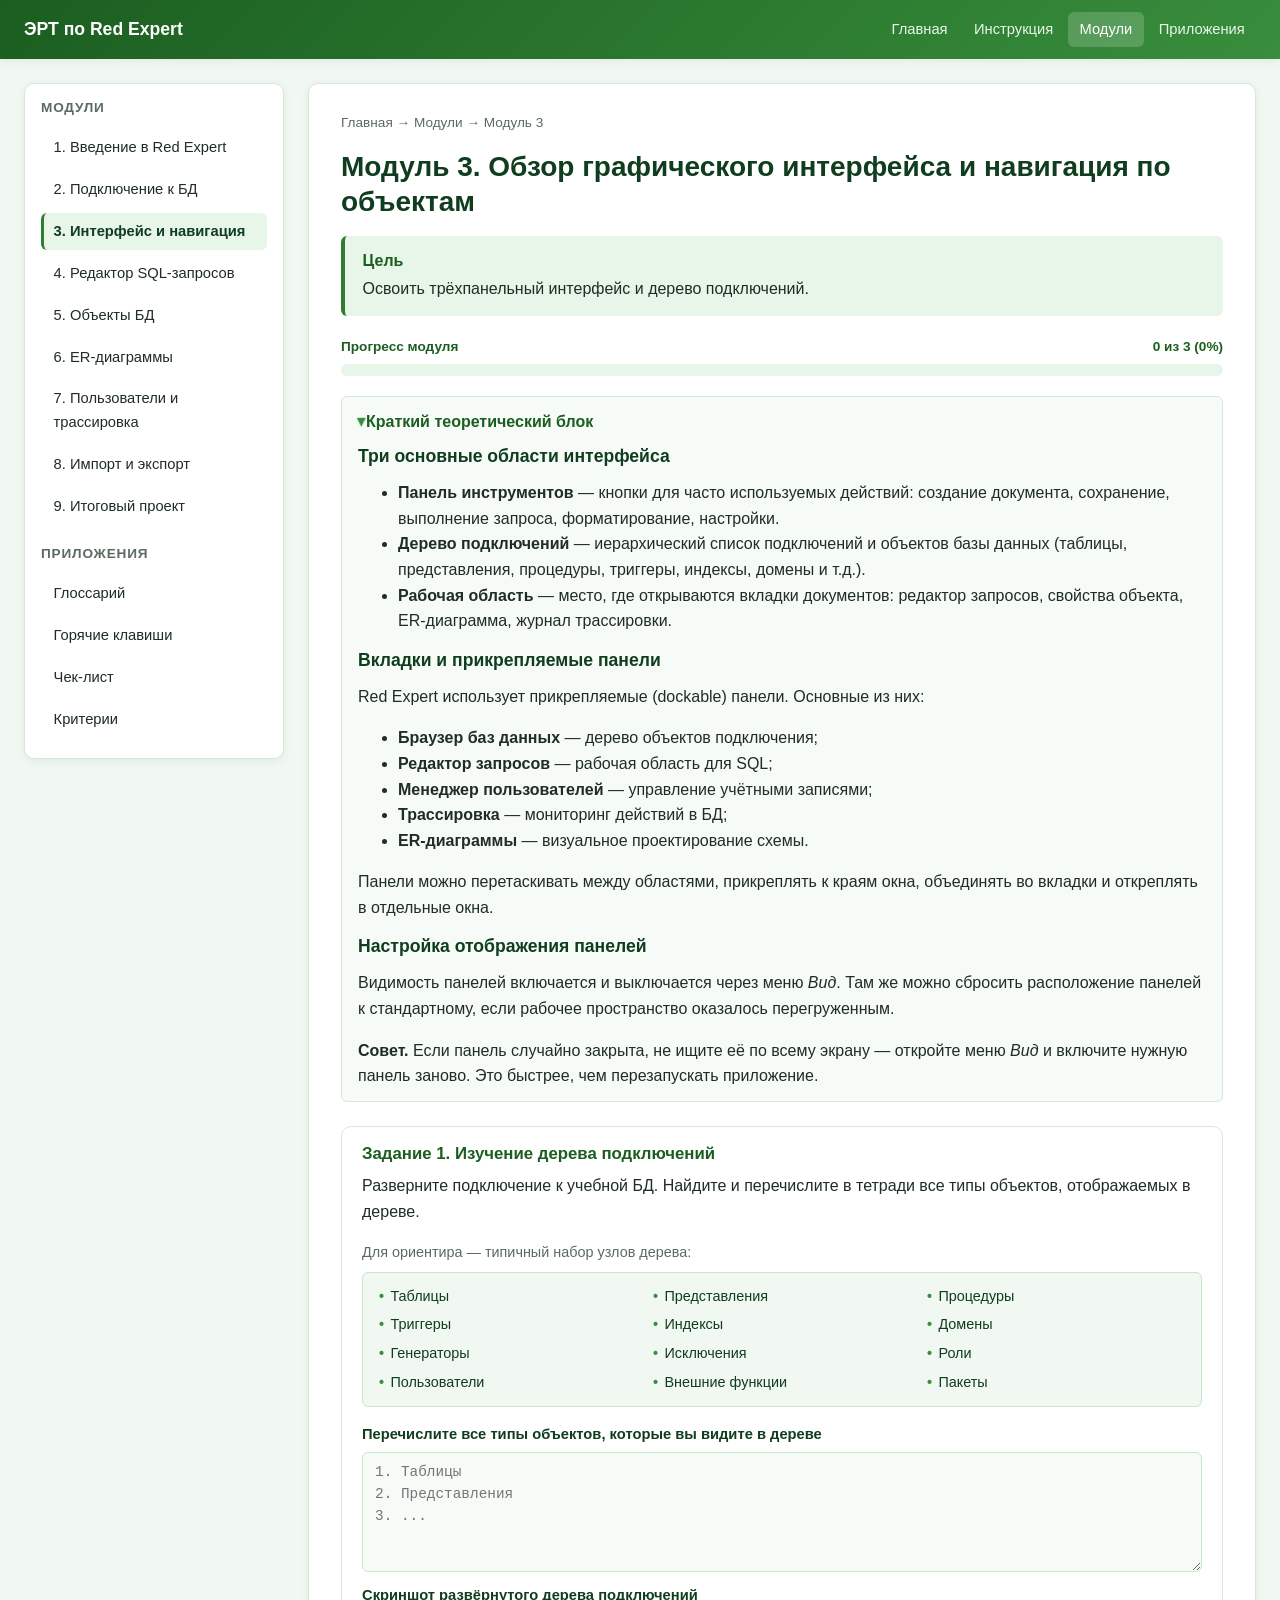
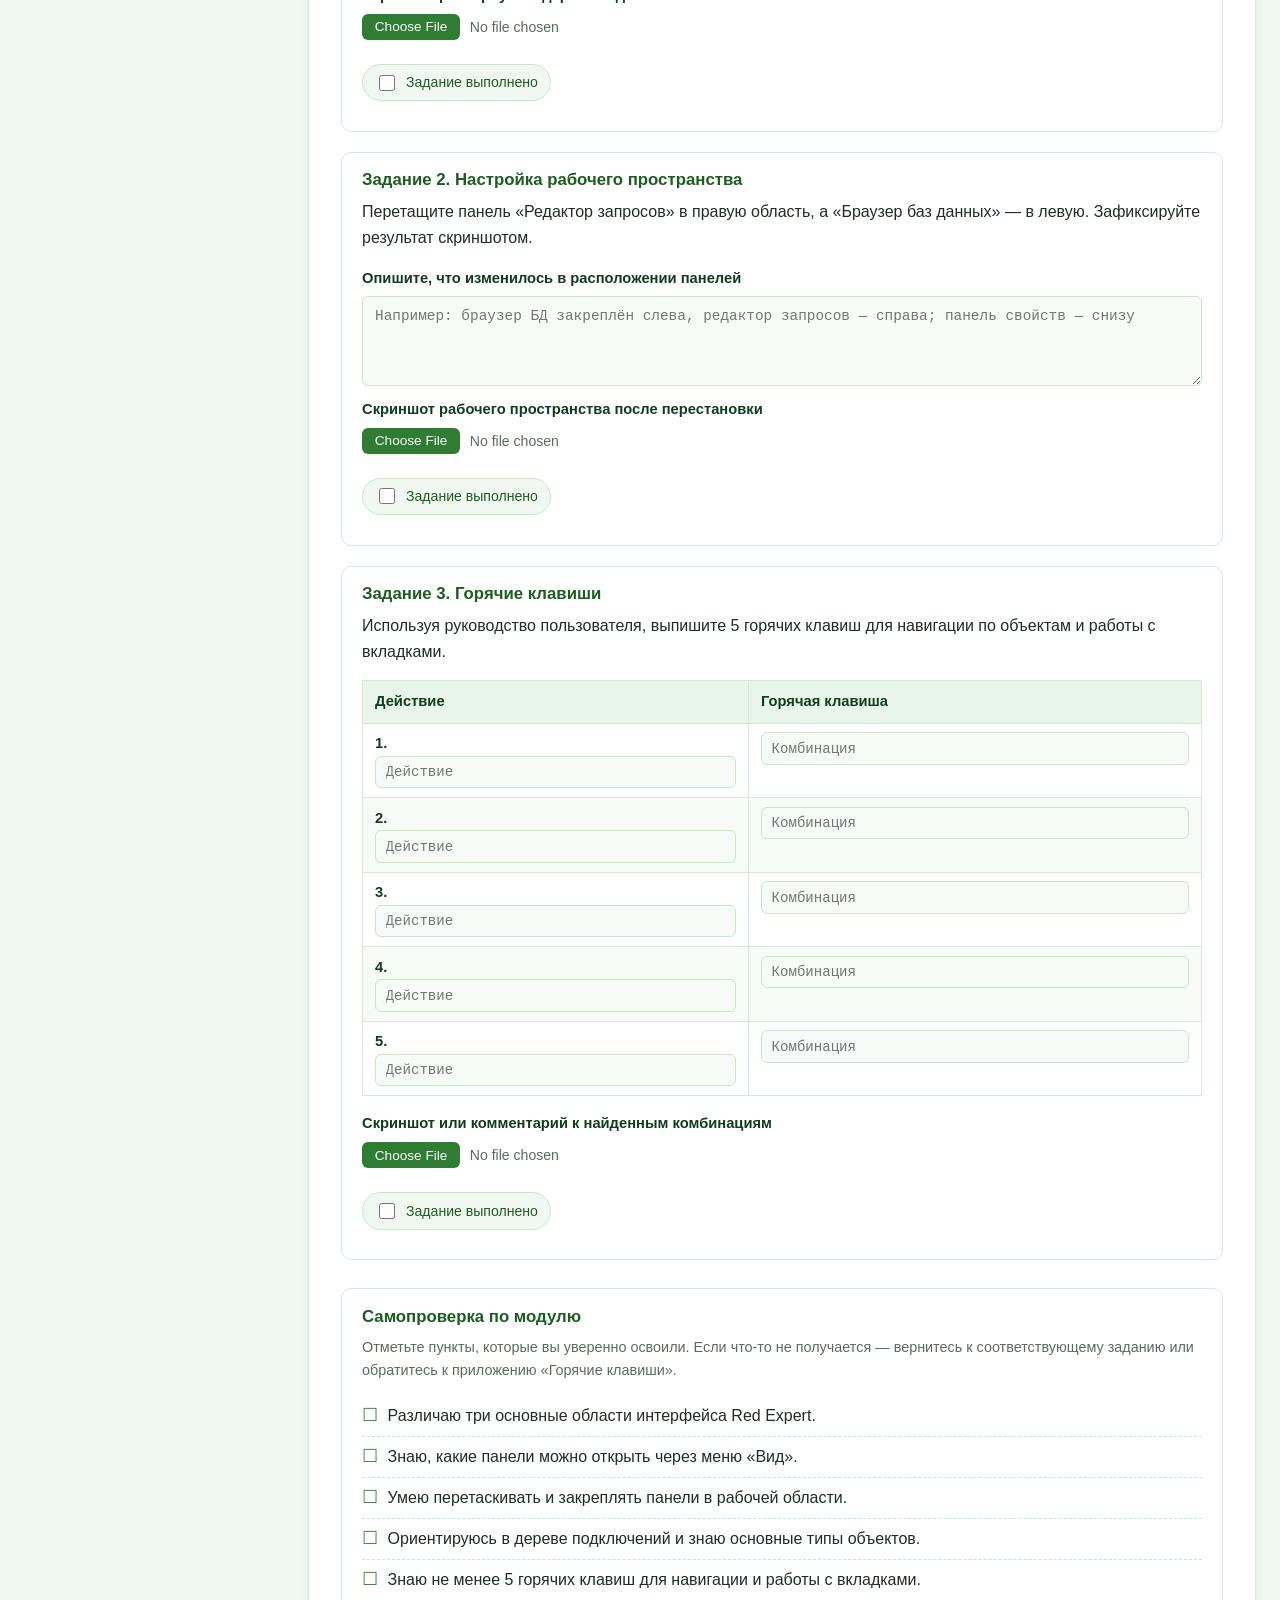
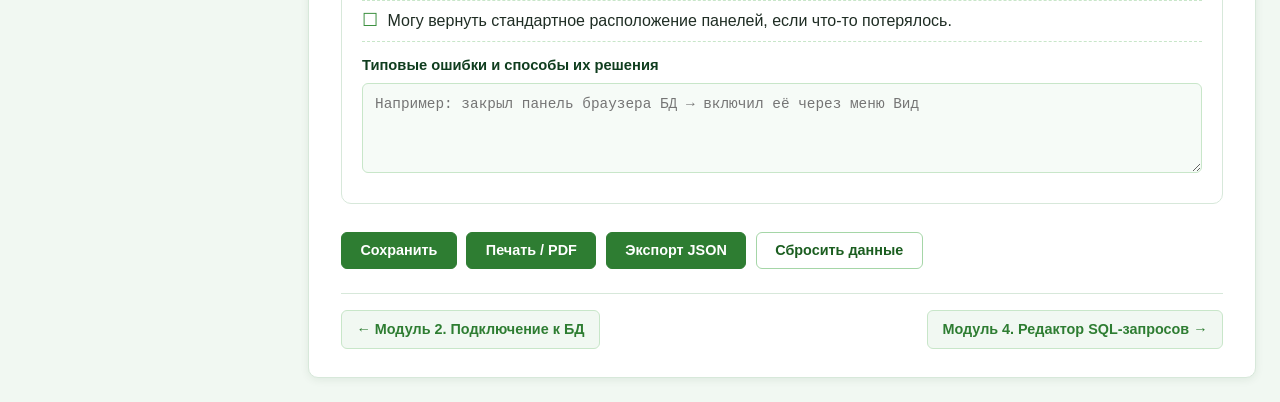
<file: modules/module3.html>
<!doctype html>
<html lang="ru">
<head>
  <meta charset="utf-8">
  <meta name="viewport" content="width=device-width, initial-scale=1">
  <title>Модуль 3. Обзор интерфейса и навигация — ЭРТ по Red Expert</title>
  <meta name="description" content="Модуль 3: трёхпанельный интерфейс Red Expert, дерево подключений, прикрепляемые панели и горячие клавиши.">
  <link rel="stylesheet" href="../assets/css/style.css">

  <!-- Локальные стили только для этой страницы.
       Базовое оформление — из style.css. -->
  <style>
    .object-types {
      display: grid;
      grid-template-columns: repeat(auto-fill, minmax(200px, 1fr));
      gap: 0.35rem 1rem;
      margin: 0.5rem 0 1rem;
      padding: 0.75rem 1rem;
      background: var(--green-50);
      border: 1px solid var(--green-200);
      border-radius: var(--radius-sm);
      font-size: 0.9rem;
    }
    .object-types span {
      display: flex;
      align-items: center;
      gap: 0.4rem;
      color: var(--green-900);
    }
    .object-types span::before {
      content: "•";
      color: var(--green-600);
      font-weight: 700;
    }
    .hotkeys-table input[type="text"] {
      display: block;
      width: 100%;
      padding: 0.45rem 0.6rem;
      font-family: var(--font-mono);
      font-size: 0.88rem;
      color: var(--text);
      background: var(--bg-soft);
      border: 1px solid var(--green-200);
      border-radius: var(--radius-sm);
      transition: border-color var(--transition), background var(--transition);
    }
    .hotkeys-table input[type="text"]:focus {
      background: #fff;
      border-color: var(--green-600);
      outline: none;
      box-shadow: 0 0 0 3px rgba(76, 175, 80, 0.15);
    }
    .hotkeys-table td:first-child {
      font-weight: 600;
      color: var(--green-900);
      white-space: nowrap;
      width: 46%;
    }
  </style>
</head>
<body>

  <!-- ================= Шапка ================= -->
  <header class="topbar">
    <a href="../index.html" class="logo">ЭРТ по Red Expert</a>
    <nav>
      <a href="../index.html">Главная</a>
      <a href="../instructions.html">Инструкция</a>
      <a href="../index.html#modules" class="active">Модули</a>
      <a href="../index.html#appendices">Приложения</a>
    </nav>
  </header>

  <div class="layout">

    <!-- ================= Боковое меню ================= -->
    <aside class="sidebar">
      <h2>Модули</h2>
      <ol>
        <li><a href="module1.html">1. Введение в Red Expert</a></li>
        <li><a href="module2.html">2. Подключение к БД</a></li>
        <li><a href="module3.html" class="active">3. Интерфейс и навигация</a></li>
        <li><a href="module4.html">4. Редактор SQL-запросов</a></li>
        <li><a href="module5.html">5. Объекты БД</a></li>
        <li><a href="module6.html">6. ER-диаграммы</a></li>
        <li><a href="module7.html">7. Пользователи и трассировка</a></li>
        <li><a href="module8.html">8. Импорт и экспорт</a></li>
        <li><a href="module9.html">9. Итоговый проект</a></li>
      </ol>

      <h2 style="margin-top: 1.25rem;">Приложения</h2>
      <ol>
        <li><a href="../appendices/glossary.html">Глоссарий</a></li>
        <li><a href="../appendices/reference.html">Горячие клавиши</a></li>
        <li><a href="../appendices/checklist.html">Чек-лист</a></li>
        <li><a href="../appendices/criteria.html">Критерии</a></li>
      </ol>
    </aside>

    <!-- ================= Основной контент ================= -->
    <main>

      <nav class="breadcrumbs">
        <a href="../index.html">Главная</a> →
        <a href="../index.html#modules">Модули</a> →
        Модуль 3
      </nav>

      <h1>Модуль 3. Обзор графического интерфейса и навигация по объектам</h1>

      <!-- Цель -->
      <section class="goal">
        <h2>Цель</h2>
        <p>
          Освоить трёхпанельный интерфейс и дерево подключений.
        </p>
      </section>

      <!-- Прогресс модуля -->
      <div class="progress" data-module-progress="m3">
        <div class="progress-label">
          <span>Прогресс модуля</span>
          <span>0 из 3 (0%)</span>
        </div>
        <div class="progress-track">
          <div class="progress-bar"></div>
        </div>
      </div>

      <!-- Теория -->
      <details class="theory" open>
        <summary>Краткий теоретический блок</summary>

        <h3>Три основные области интерфейса</h3>
        <ul>
          <li>
            <strong>Панель инструментов</strong> — кнопки для часто используемых
            действий: создание документа, сохранение, выполнение запроса,
            форматирование, настройки.
          </li>
          <li>
            <strong>Дерево подключений</strong> — иерархический список подключений
            и объектов базы данных (таблицы, представления, процедуры, триггеры,
            индексы, домены и т.д.).
          </li>
          <li>
            <strong>Рабочая область</strong> — место, где открываются вкладки
            документов: редактор запросов, свойства объекта, ER-диаграмма,
            журнал трассировки.
          </li>
        </ul>

        <h3>Вкладки и прикрепляемые панели</h3>
        <p>
          Red Expert использует прикрепляемые (dockable) панели. Основные из них:
        </p>
        <ul>
          <li><strong>Браузер баз данных</strong> — дерево объектов подключения;</li>
          <li><strong>Редактор запросов</strong> — рабочая область для SQL;</li>
          <li><strong>Менеджер пользователей</strong> — управление учётными записями;</li>
          <li><strong>Трассировка</strong> — мониторинг действий в БД;</li>
          <li><strong>ER-диаграммы</strong> — визуальное проектирование схемы.</li>
        </ul>
        <p>
          Панели можно перетаскивать между областями, прикреплять к краям окна,
          объединять во вкладки и откреплять в отдельные окна.
        </p>

        <h3>Настройка отображения панелей</h3>
        <p>
          Видимость панелей включается и выключается через меню
          <em>Вид</em>. Там же можно сбросить расположение панелей к стандартному,
          если рабочее пространство оказалось перегруженным.
        </p>

        <div class="tip" style="margin-top: 0.75rem;">
          <strong>Совет.</strong> Если панель случайно закрыта, не ищите её
          по всему экрану — откройте меню <em>Вид</em> и включите нужную панель
          заново. Это быстрее, чем перезапускать приложение.
        </div>
      </details>

      <!-- ================= Задание 1 ================= -->
      <section class="task" data-task="m3_t1">
        <h2>Задание 1. Изучение дерева подключений</h2>
        <p>
          Разверните подключение к учебной БД. Найдите и перечислите в тетради
          все типы объектов, отображаемых в дереве.
        </p>

        <p style="font-size: 0.9rem; color: var(--text-muted); margin-bottom: 0.25rem;">
          Для ориентира — типичный набор узлов дерева:
        </p>
        <div class="object-types">
          <span>Таблицы</span>
          <span>Представления</span>
          <span>Процедуры</span>
          <span>Триггеры</span>
          <span>Индексы</span>
          <span>Домены</span>
          <span>Генераторы</span>
          <span>Исключения</span>
          <span>Роли</span>
          <span>Пользователи</span>
          <span>Внешние функции</span>
          <span>Пакеты</span>
        </div>

        <label>Перечислите все типы объектов, которые вы видите в дереве
          <textarea data-save="m3_t1_answer" style="min-height: 120px;"
                    placeholder="1. Таблицы&#10;2. Представления&#10;3. ..."></textarea>
        </label>

        <label>Скриншот развёрнутого дерева подключений
          <input type="file" accept="image/*" data-preview="m3_t1_img">
        </label>
        <div class="preview" id="preview-m3_t1_img"></div>

        <label class="done">
          <input type="checkbox" data-progress="m3_t1">
          Задание выполнено
        </label>
      </section>

      <!-- ================= Задание 2 ================= -->
      <section class="task" data-task="m3_t2">
        <h2>Задание 2. Настройка рабочего пространства</h2>
        <p>
          Перетащите панель «Редактор запросов» в правую область,
          а «Браузер баз данных» — в левую. Зафиксируйте результат скриншотом.
        </p>

        <label>Опишите, что изменилось в расположении панелей
          <textarea data-save="m3_t2_answer"
                    placeholder="Например: браузер БД закреплён слева, редактор запросов — справа; панель свойств — снизу"></textarea>
        </label>

        <label>Скриншот рабочего пространства после перестановки
          <input type="file" accept="image/*" data-preview="m3_t2_img">
        </label>
        <div class="preview" id="preview-m3_t2_img"></div>

        <label class="done">
          <input type="checkbox" data-progress="m3_t2">
          Задание выполнено
        </label>
      </section>

      <!-- ================= Задание 3 ================= -->
      <section class="task" data-task="m3_t3">
        <h2>Задание 3. Горячие клавиши</h2>
        <p>
          Используя руководство пользователя, выпишите 5 горячих клавиш
          для навигации по объектам и работы с вкладками.
        </p>

        <table class="hotkeys-table">
          <thead>
            <tr>
              <th>Действие</th>
              <th>Горячая клавиша</th>
            </tr>
          </thead>
          <tbody>
            <tr>
              <td>1. <input type="text" data-save="m3_t3_action1" placeholder="Действие"></td>
              <td><input type="text" data-save="m3_t3_key1" placeholder="Комбинация"></td>
            </tr>
            <tr>
              <td>2. <input type="text" data-save="m3_t3_action2" placeholder="Действие"></td>
              <td><input type="text" data-save="m3_t3_key2" placeholder="Комбинация"></td>
            </tr>
            <tr>
              <td>3. <input type="text" data-save="m3_t3_action3" placeholder="Действие"></td>
              <td><input type="text" data-save="m3_t3_key3" placeholder="Комбинация"></td>
            </tr>
            <tr>
              <td>4. <input type="text" data-save="m3_t3_action4" placeholder="Действие"></td>
              <td><input type="text" data-save="m3_t3_key4" placeholder="Комбинация"></td>
            </tr>
            <tr>
              <td>5. <input type="text" data-save="m3_t3_action5" placeholder="Действие"></td>
              <td><input type="text" data-save="m3_t3_key5" placeholder="Комбинация"></td>
            </tr>
          </tbody>
        </table>

        <label>Скриншот или комментарий к найденным комбинациям
          <input type="file" accept="image/*" data-preview="m3_t3_img">
        </label>
        <div class="preview" id="preview-m3_t3_img"></div>

        <label class="done">
          <input type="checkbox" data-progress="m3_t3">
          Задание выполнено
        </label>
      </section>

      <!-- ================= Самопроверка ================= -->
      <section class="task" style="margin-top: 1.75rem;">
        <h2>Самопроверка по модулю</h2>
        <p style="color: var(--text-muted); font-size: 0.9rem;">
          Отметьте пункты, которые вы уверенно освоили. Если что-то не получается —
          вернитесь к соответствующему заданию или обратитесь к приложению
          «Горячие клавиши».
        </p>
        <ul class="checklist">
          <li>Различаю три основные области интерфейса Red Expert.</li>
          <li>Знаю, какие панели можно открыть через меню «Вид».</li>
          <li>Умею перетаскивать и закреплять панели в рабочей области.</li>
          <li>Ориентируюсь в дереве подключений и знаю основные типы объектов.</li>
          <li>Знаю не менее 5 горячих клавиш для навигации и работы с вкладками.</li>
          <li>Могу вернуть стандартное расположение панелей, если что-то потерялось.</li>
        </ul>
        <label>Типовые ошибки и способы их решения
          <textarea data-save="m3_check"
                    placeholder="Например: закрыл панель браузера БД → включил её через меню Вид"></textarea>
        </label>
      </section>

      <!-- ================= Кнопки ================= -->
      <div class="actions">
        <button data-save-all>Сохранить</button>
        <button data-print>Печать / PDF</button>
        <button data-export>Экспорт JSON</button>
        <button class="secondary" data-reset>Сбросить данные</button>
      </div>

      <!-- ================= Навигация ================= -->
      <nav class="pager">
        <a href="module2.html">← Модуль 2. Подключение к БД</a>
        <a href="module4.html">Модуль 4. Редактор SQL-запросов →</a>
      </nav>

    </main>
  </div>

  <script src="../assets/js/app.js"></script>
</body>
</html>
</file>
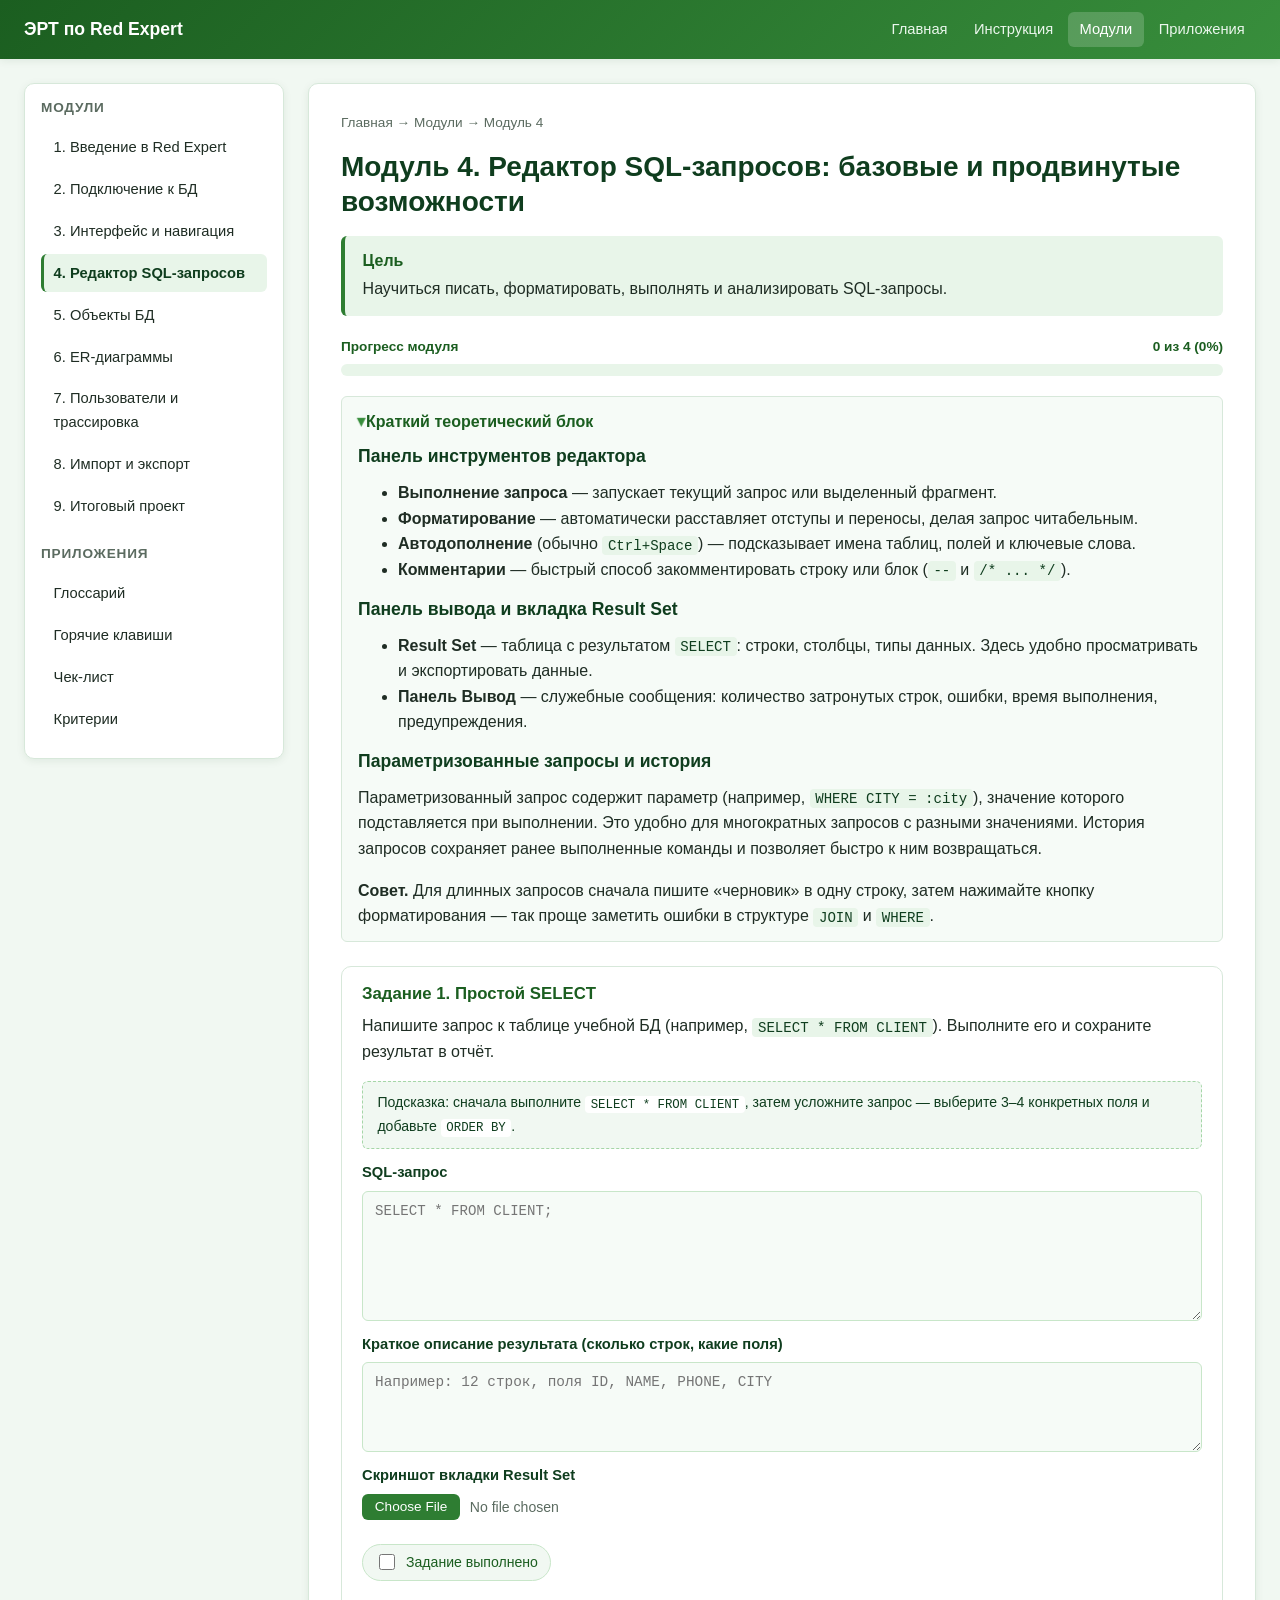
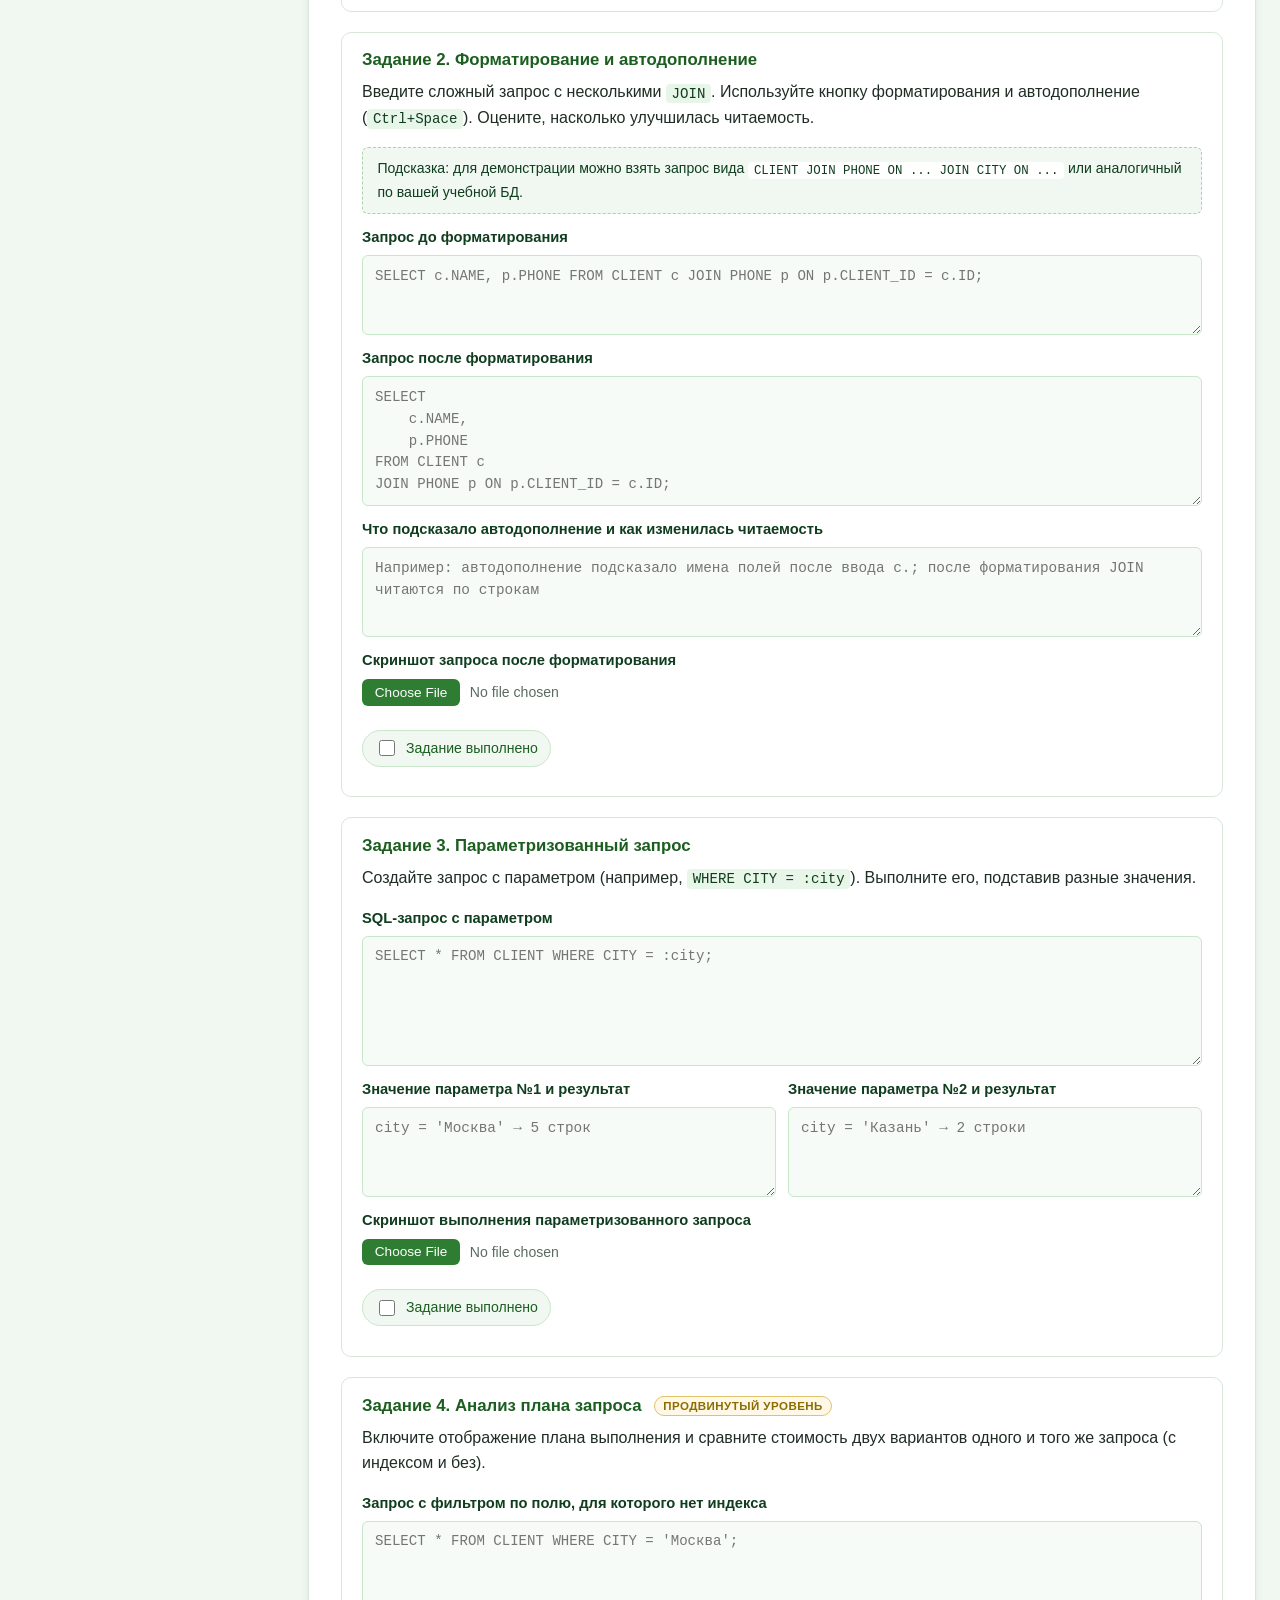
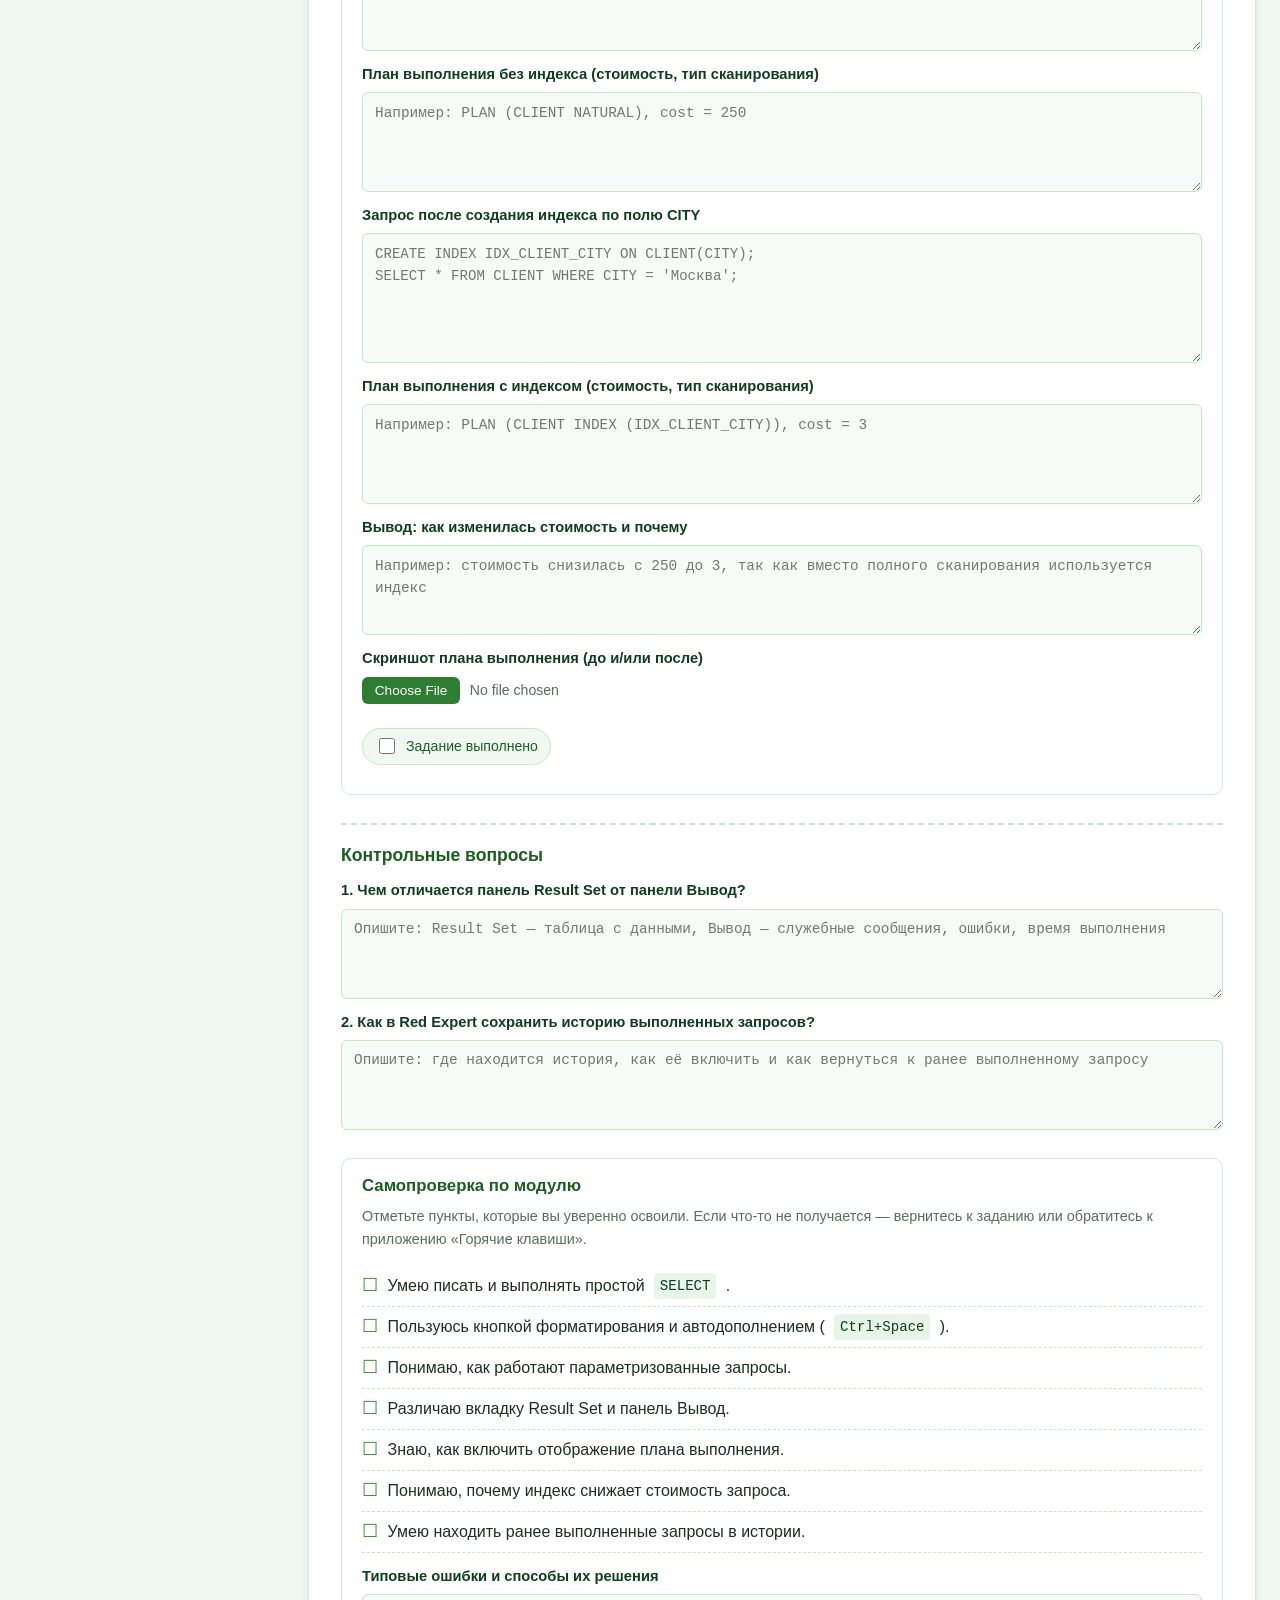
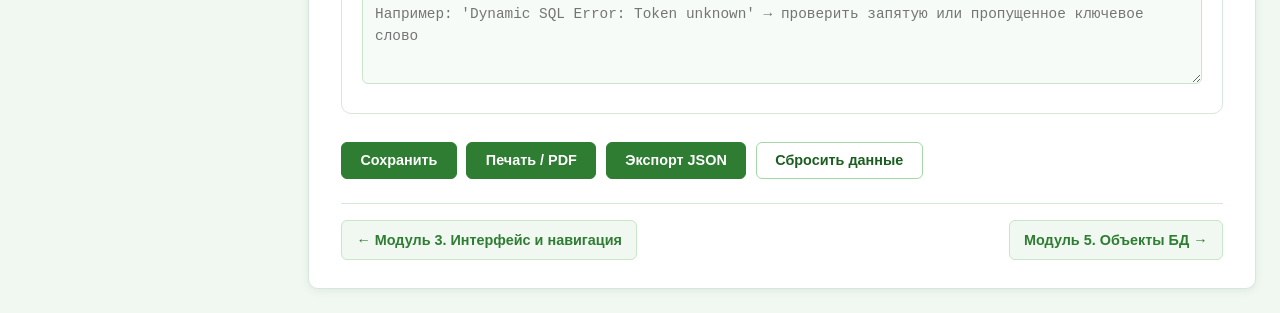
<file: modules/module4.html>
<!doctype html>
<html lang="ru">
<head>
  <meta charset="utf-8">
  <meta name="viewport" content="width=device-width, initial-scale=1">
  <title>Модуль 4. Редактор SQL-запросов — ЭРТ по Red Expert</title>
  <meta name="description" content="Модуль 4: SELECT, форматирование, автодополнение, параметризованные запросы и анализ плана выполнения в Red Expert.">
  <link rel="stylesheet" href="../assets/css/style.css">

  <!-- Локальные стили только для этой страницы. -->
  <style>
    .optional-badge {
      display: inline-block;
      margin-left: 0.5rem;
      padding: 0.1rem 0.5rem;
      font-size: 0.72rem;
      font-weight: 700;
      text-transform: uppercase;
      letter-spacing: 0.04em;
      color: #8a6d00;
      background: #fff8e6;
      border: 1px solid #e0c26a;
      border-radius: 999px;
      vertical-align: middle;
    }
    textarea.sql {
      min-height: 130px;
      font-family: var(--font-mono);
      font-size: 0.88rem;
      line-height: 1.55;
      white-space: pre;
      overflow-x: auto;
      tab-size: 2;
    }
    .compare-grid {
      display: grid;
      grid-template-columns: 1fr 1fr;
      gap: 0.75rem;
      margin-top: 0.5rem;
    }
    .compare-grid label {
      margin: 0;
    }
    @media (max-width: 700px) {
      .compare-grid {
        grid-template-columns: 1fr;
      }
    }
    .hint-box {
      background: var(--green-50);
      border: 1px dashed var(--green-300);
      border-radius: var(--radius-sm);
      padding: 0.6rem 0.9rem;
      margin: 0.5rem 0 0.75rem;
      font-size: 0.88rem;
      color: var(--green-900);
    }
    .hint-box code {
      background: #fff;
    }
  </style>
</head>
<body>

  <!-- ================= Шапка ================= -->
  <header class="topbar">
    <a href="../index.html" class="logo">ЭРТ по Red Expert</a>
    <nav>
      <a href="../index.html">Главная</a>
      <a href="../instructions.html">Инструкция</a>
      <a href="../index.html#modules" class="active">Модули</a>
      <a href="../index.html#appendices">Приложения</a>
    </nav>
  </header>

  <div class="layout">

    <!-- ================= Боковое меню ================= -->
    <aside class="sidebar">
      <h2>Модули</h2>
      <ol>
        <li><a href="module1.html">1. Введение в Red Expert</a></li>
        <li><a href="module2.html">2. Подключение к БД</a></li>
        <li><a href="module3.html">3. Интерфейс и навигация</a></li>
        <li><a href="module4.html" class="active">4. Редактор SQL-запросов</a></li>
        <li><a href="module5.html">5. Объекты БД</a></li>
        <li><a href="module6.html">6. ER-диаграммы</a></li>
        <li><a href="module7.html">7. Пользователи и трассировка</a></li>
        <li><a href="module8.html">8. Импорт и экспорт</a></li>
        <li><a href="module9.html">9. Итоговый проект</a></li>
      </ol>

      <h2 style="margin-top: 1.25rem;">Приложения</h2>
      <ol>
        <li><a href="../appendices/glossary.html">Глоссарий</a></li>
        <li><a href="../appendices/reference.html">Горячие клавиши</a></li>
        <li><a href="../appendices/checklist.html">Чек-лист</a></li>
        <li><a href="../appendices/criteria.html">Критерии</a></li>
      </ol>
    </aside>

    <!-- ================= Основной контент ================= -->
    <main>

      <nav class="breadcrumbs">
        <a href="../index.html">Главная</a> →
        <a href="../index.html#modules">Модули</a> →
        Модуль 4
      </nav>

      <h1>Модуль 4. Редактор SQL-запросов: базовые и продвинутые возможности</h1>

      <!-- Цель -->
      <section class="goal">
        <h2>Цель</h2>
        <p>
          Научиться писать, форматировать, выполнять и анализировать
          SQL-запросы.
        </p>
      </section>

      <!-- Прогресс модуля -->
      <div class="progress" data-module-progress="m4">
        <div class="progress-label">
          <span>Прогресс модуля</span>
          <span>0 из 4 (0%)</span>
        </div>
        <div class="progress-track">
          <div class="progress-bar"></div>
        </div>
      </div>

      <!-- Теория -->
      <details class="theory" open>
        <summary>Краткий теоретический блок</summary>

        <h3>Панель инструментов редактора</h3>
        <ul>
          <li><strong>Выполнение запроса</strong> — запускает текущий запрос или выделенный фрагмент.</li>
          <li><strong>Форматирование</strong> — автоматически расставляет отступы и переносы, делая запрос читабельным.</li>
          <li><strong>Автодополнение</strong> (обычно <code>Ctrl+Space</code>) — подсказывает имена таблиц, полей и ключевые слова.</li>
          <li><strong>Комментарии</strong> — быстрый способ закомментировать строку или блок (<code>--</code> и <code>/* ... */</code>).</li>
        </ul>

        <h3>Панель вывода и вкладка Result Set</h3>
        <ul>
          <li>
            <strong>Result Set</strong> — таблица с результатом <code>SELECT</code>:
            строки, столбцы, типы данных. Здесь удобно просматривать и
            экспортировать данные.
          </li>
          <li>
            <strong>Панель Вывод</strong> — служебные сообщения: количество
            затронутых строк, ошибки, время выполнения, предупреждения.
          </li>
        </ul>

        <h3>Параметризованные запросы и история</h3>
        <p>
          Параметризованный запрос содержит параметр (например,
          <code>WHERE CITY = :city</code>), значение которого подставляется
          при выполнении. Это удобно для многократных запросов с разными
          значениями. История запросов сохраняет ранее выполненные команды
          и позволяет быстро к ним возвращаться.
        </p>

        <div class="tip" style="margin-top: 0.75rem;">
          <strong>Совет.</strong> Для длинных запросов сначала пишите «черновик»
          в одну строку, затем нажимайте кнопку форматирования — так проще
          заметить ошибки в структуре <code>JOIN</code> и <code>WHERE</code>.
        </div>
      </details>

      <!-- ================= Задание 1 ================= -->
      <section class="task" data-task="m4_t1">
        <h2>Задание 1. Простой SELECT</h2>
        <p>
          Напишите запрос к таблице учебной БД (например,
          <code>SELECT * FROM CLIENT</code>). Выполните его и сохраните
          результат в отчёт.
        </p>

        <div class="hint-box">
          Подсказка: сначала выполните <code>SELECT * FROM CLIENT</code>,
          затем усложните запрос — выберите 3–4 конкретных поля и добавьте
          <code>ORDER BY</code>.
        </div>

        <label>SQL-запрос
          <textarea class="sql" data-save="m4_t1_query"
                    placeholder="SELECT * FROM CLIENT;"></textarea>
        </label>

        <label>Краткое описание результата (сколько строк, какие поля)
          <textarea data-save="m4_t1_result"
                    placeholder="Например: 12 строк, поля ID, NAME, PHONE, CITY"></textarea>
        </label>

        <label>Скриншот вкладки Result Set
          <input type="file" accept="image/*" data-preview="m4_t1_img">
        </label>
        <div class="preview" id="preview-m4_t1_img"></div>

        <label class="done">
          <input type="checkbox" data-progress="m4_t1">
          Задание выполнено
        </label>
      </section>

      <!-- ================= Задание 2 ================= -->
      <section class="task" data-task="m4_t2">
        <h2>Задание 2. Форматирование и автодополнение</h2>
        <p>
          Введите сложный запрос с несколькими <code>JOIN</code>. Используйте
          кнопку форматирования и автодополнение (<code>Ctrl+Space</code>).
          Оцените, насколько улучшилась читаемость.
        </p>

        <div class="hint-box">
          Подсказка: для демонстрации можно взять запрос вида
          <code>CLIENT JOIN PHONE ON ... JOIN CITY ON ...</code> или
          аналогичный по вашей учебной БД.
        </div>

        <label>Запрос до форматирования
          <textarea class="sql" data-save="m4_t2_before"
                    placeholder="SELECT c.NAME, p.PHONE FROM CLIENT c JOIN PHONE p ON p.CLIENT_ID = c.ID;"
                    style="min-height: 80px;"></textarea>
        </label>

        <label>Запрос после форматирования
          <textarea class="sql" data-save="m4_t2_after"
                    placeholder="SELECT&#10;    c.NAME,&#10;    p.PHONE&#10;FROM CLIENT c&#10;JOIN PHONE p ON p.CLIENT_ID = c.ID;"></textarea>
        </label>

        <label>Что подсказало автодополнение и как изменилась читаемость
          <textarea data-save="m4_t2_comment"
                    placeholder="Например: автодополнение подсказало имена полей после ввода c.; после форматирования JOIN читаются по строкам"></textarea>
        </label>

        <label>Скриншот запроса после форматирования
          <input type="file" accept="image/*" data-preview="m4_t2_img">
        </label>
        <div class="preview" id="preview-m4_t2_img"></div>

        <label class="done">
          <input type="checkbox" data-progress="m4_t2">
          Задание выполнено
        </label>
      </section>

      <!-- ================= Задание 3 ================= -->
      <section class="task" data-task="m4_t3">
        <h2>Задание 3. Параметризованный запрос</h2>
        <p>
          Создайте запрос с параметром (например,
          <code>WHERE CITY = :city</code>). Выполните его, подставив разные
          значения.
        </p>

        <label>SQL-запрос с параметром
          <textarea class="sql" data-save="m4_t3_query"
                    placeholder="SELECT * FROM CLIENT WHERE CITY = :city;"></textarea>
        </label>

        <div class="compare-grid">
          <label>Значение параметра №1 и результат
            <textarea data-save="m4_t3_value1"
                      placeholder="city = 'Москва' → 5 строк"></textarea>
          </label>
          <label>Значение параметра №2 и результат
            <textarea data-save="m4_t3_value2"
                      placeholder="city = 'Казань' → 2 строки"></textarea>
          </label>
        </div>

        <label>Скриншот выполнения параметризованного запроса
          <input type="file" accept="image/*" data-preview="m4_t3_img">
        </label>
        <div class="preview" id="preview-m4_t3_img"></div>

        <label class="done">
          <input type="checkbox" data-progress="m4_t3">
          Задание выполнено
        </label>
      </section>

      <!-- ================= Задание 4 ================= -->
      <section class="task" data-task="m4_t4">
        <h2>Задание 4. Анализ плана запроса <span class="optional-badge">продвинутый уровень</span></h2>
        <p>
          Включите отображение плана выполнения и сравните стоимость двух
          вариантов одного и того же запроса (с индексом и без).
        </p>

        <label>Запрос с фильтром по полю, для которого нет индекса
          <textarea class="sql" data-save="m4_t4_no_index_query"
                    placeholder="SELECT * FROM CLIENT WHERE CITY = 'Москва';"></textarea>
        </label>

        <label>План выполнения без индекса (стоимость, тип сканирования)
          <textarea data-save="m4_t4_no_index_plan" style="min-height: 100px;"
                    placeholder="Например: PLAN (CLIENT NATURAL), cost = 250"></textarea>
        </label>

        <label>Запрос после создания индекса по полю CITY
          <textarea class="sql" data-save="m4_t4_with_index_query"
                    placeholder="CREATE INDEX IDX_CLIENT_CITY ON CLIENT(CITY);&#10;SELECT * FROM CLIENT WHERE CITY = 'Москва';"></textarea>
        </label>

        <label>План выполнения с индексом (стоимость, тип сканирования)
          <textarea data-save="m4_t4_with_index_plan" style="min-height: 100px;"
                    placeholder="Например: PLAN (CLIENT INDEX (IDX_CLIENT_CITY)), cost = 3"></textarea>
        </label>

        <label>Вывод: как изменилась стоимость и почему
          <textarea data-save="m4_t4_conclusion"
                    placeholder="Например: стоимость снизилась с 250 до 3, так как вместо полного сканирования используется индекс"></textarea>
        </label>

        <label>Скриншот плана выполнения (до и/или после)
          <input type="file" accept="image/*" data-preview="m4_t4_img">
        </label>
        <div class="preview" id="preview-m4_t4_img"></div>

        <label class="done">
          <input type="checkbox" data-progress="m4_t4">
          Задание выполнено
        </label>
      </section>

      <!-- ================= Контрольные вопросы ================= -->
      <section class="questions">
        <h2>Контрольные вопросы</h2>

        <label>1. Чем отличается панель Result Set от панели Вывод?
          <textarea data-save="m4_q1"
                    placeholder="Опишите: Result Set — таблица с данными, Вывод — служебные сообщения, ошибки, время выполнения"></textarea>
        </label>

        <label>2. Как в Red Expert сохранить историю выполненных запросов?
          <textarea data-save="m4_q2"
                    placeholder="Опишите: где находится история, как её включить и как вернуться к ранее выполненному запросу"></textarea>
        </label>
      </section>

      <!-- ================= Самопроверка ================= -->
      <section class="task" style="margin-top: 1.75rem;">
        <h2>Самопроверка по модулю</h2>
        <p style="color: var(--text-muted); font-size: 0.9rem;">
          Отметьте пункты, которые вы уверенно освоили. Если что-то не получается —
          вернитесь к заданию или обратитесь к приложению «Горячие клавиши».
        </p>
        <ul class="checklist">
          <li>Умею писать и выполнять простой <code>SELECT</code>.</li>
          <li>Пользуюсь кнопкой форматирования и автодополнением (<code>Ctrl+Space</code>).</li>
          <li>Понимаю, как работают параметризованные запросы.</li>
          <li>Различаю вкладку Result Set и панель Вывод.</li>
          <li>Знаю, как включить отображение плана выполнения.</li>
          <li>Понимаю, почему индекс снижает стоимость запроса.</li>
          <li>Умею находить ранее выполненные запросы в истории.</li>
        </ul>
        <label>Типовые ошибки и способы их решения
          <textarea data-save="m4_check"
                    placeholder="Например: 'Dynamic SQL Error: Token unknown' → проверить запятую или пропущенное ключевое слово"></textarea>
        </label>
      </section>

      <!-- ================= Кнопки ================= -->
      <div class="actions">
        <button data-save-all>Сохранить</button>
        <button data-print>Печать / PDF</button>
        <button data-export>Экспорт JSON</button>
        <button class="secondary" data-reset>Сбросить данные</button>
      </div>

      <!-- ================= Навигация ================= -->
      <nav class="pager">
        <a href="module3.html">← Модуль 3. Интерфейс и навигация</a>
        <a href="module5.html">Модуль 5. Объекты БД →</a>
      </nav>

    </main>
  </div>

  <script src="../assets/js/app.js"></script>
</body>
</html>
</file>
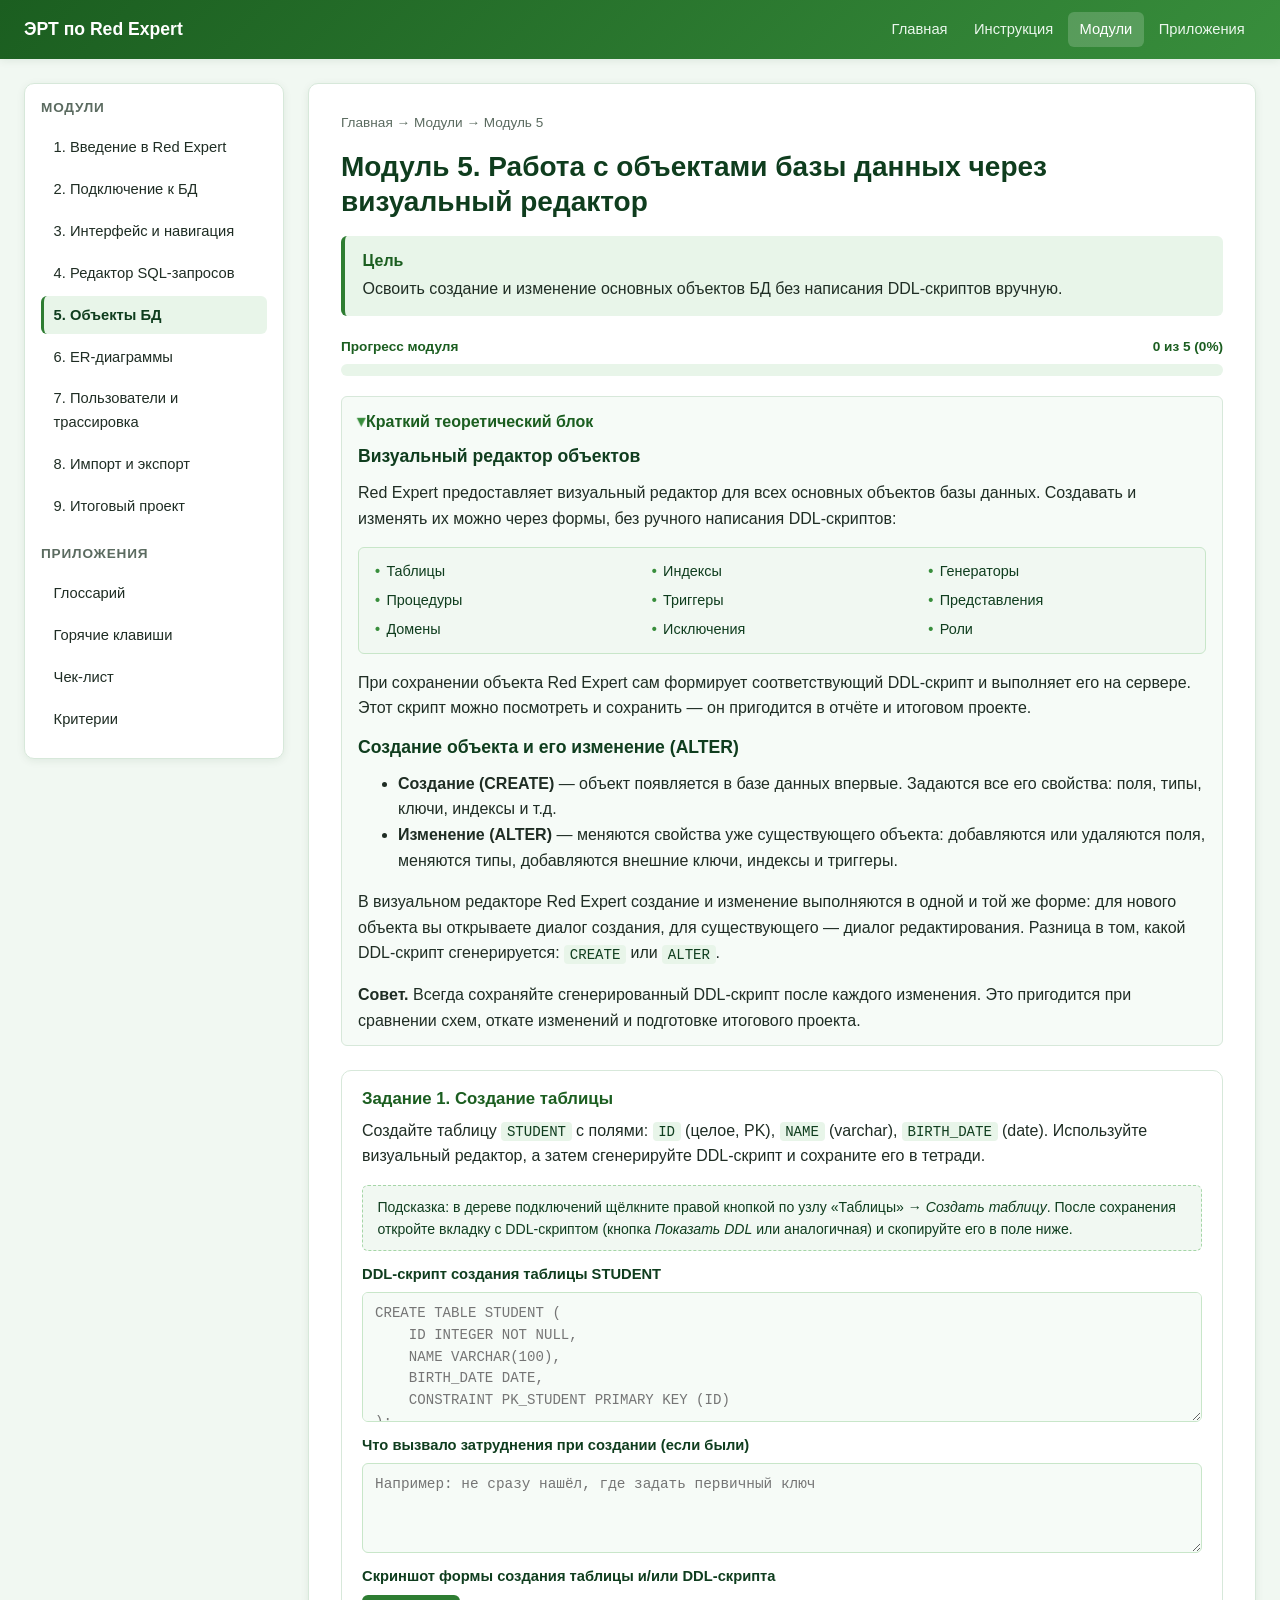
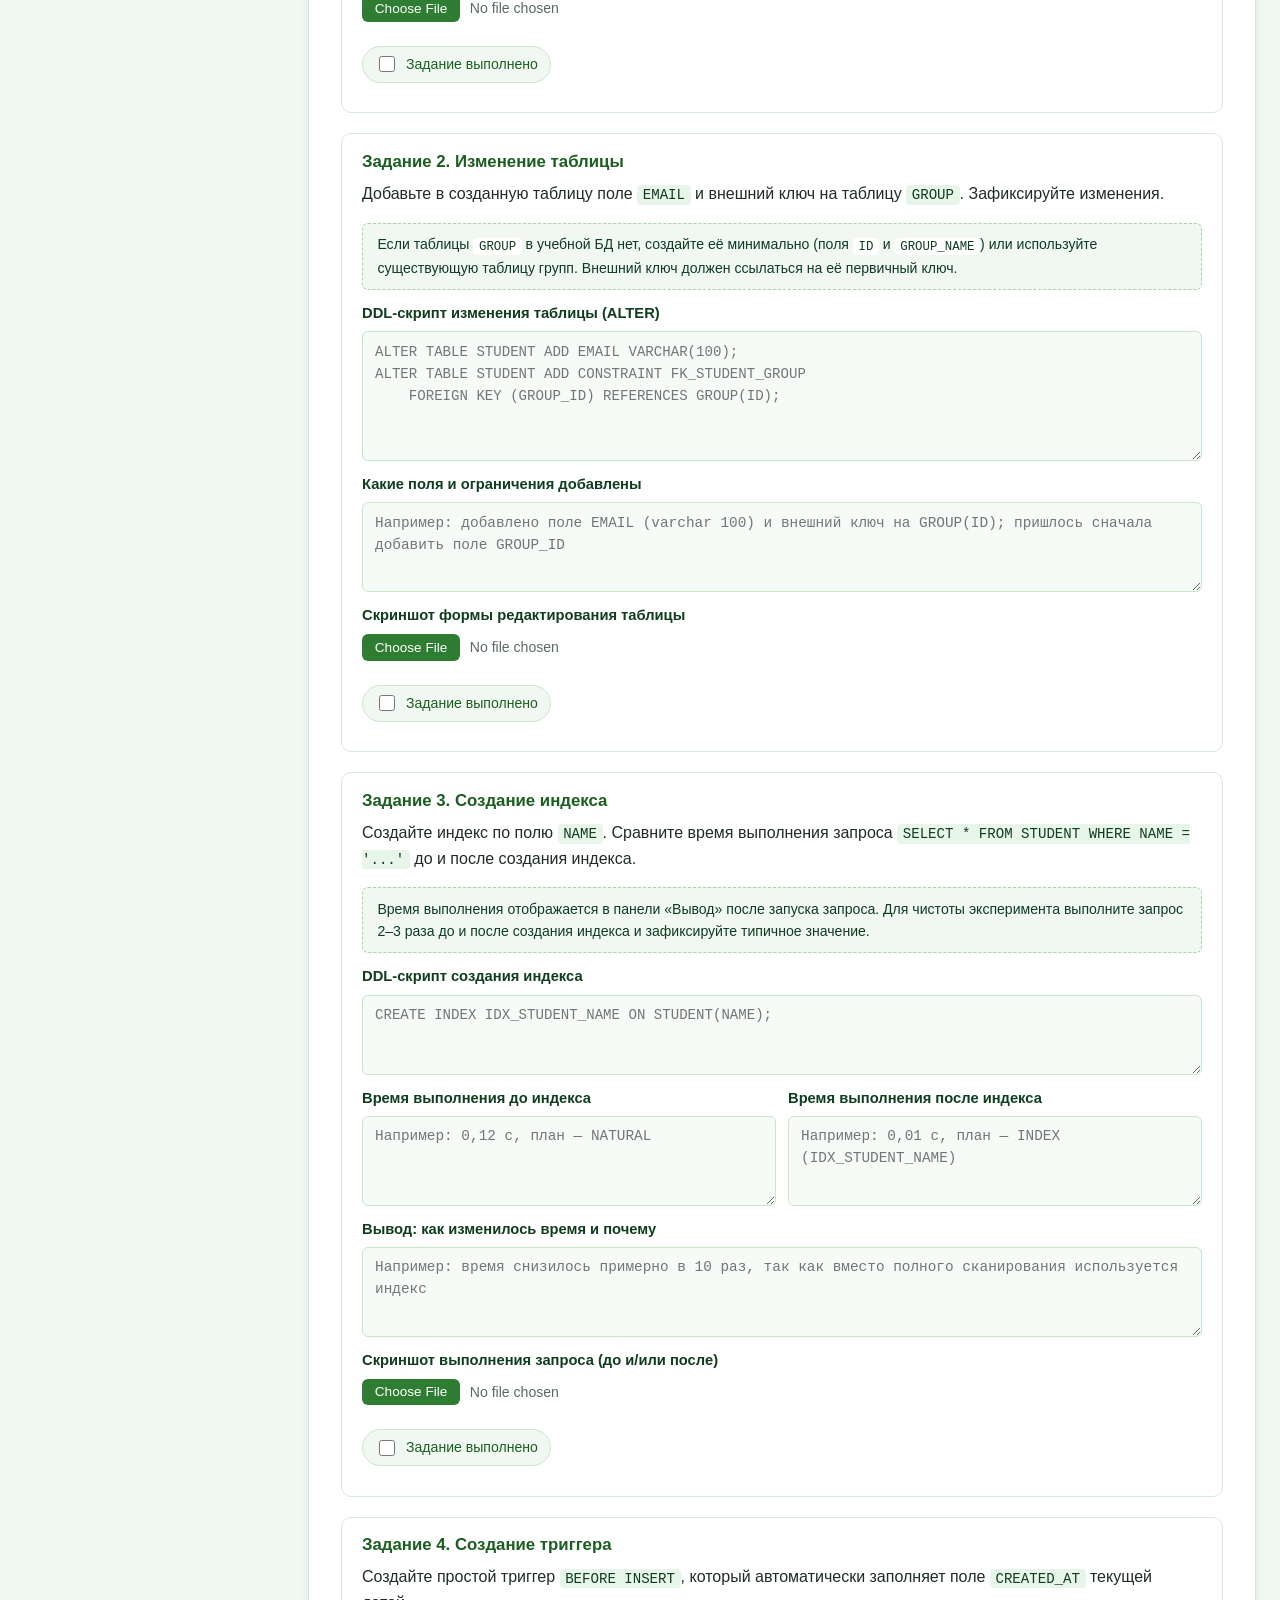
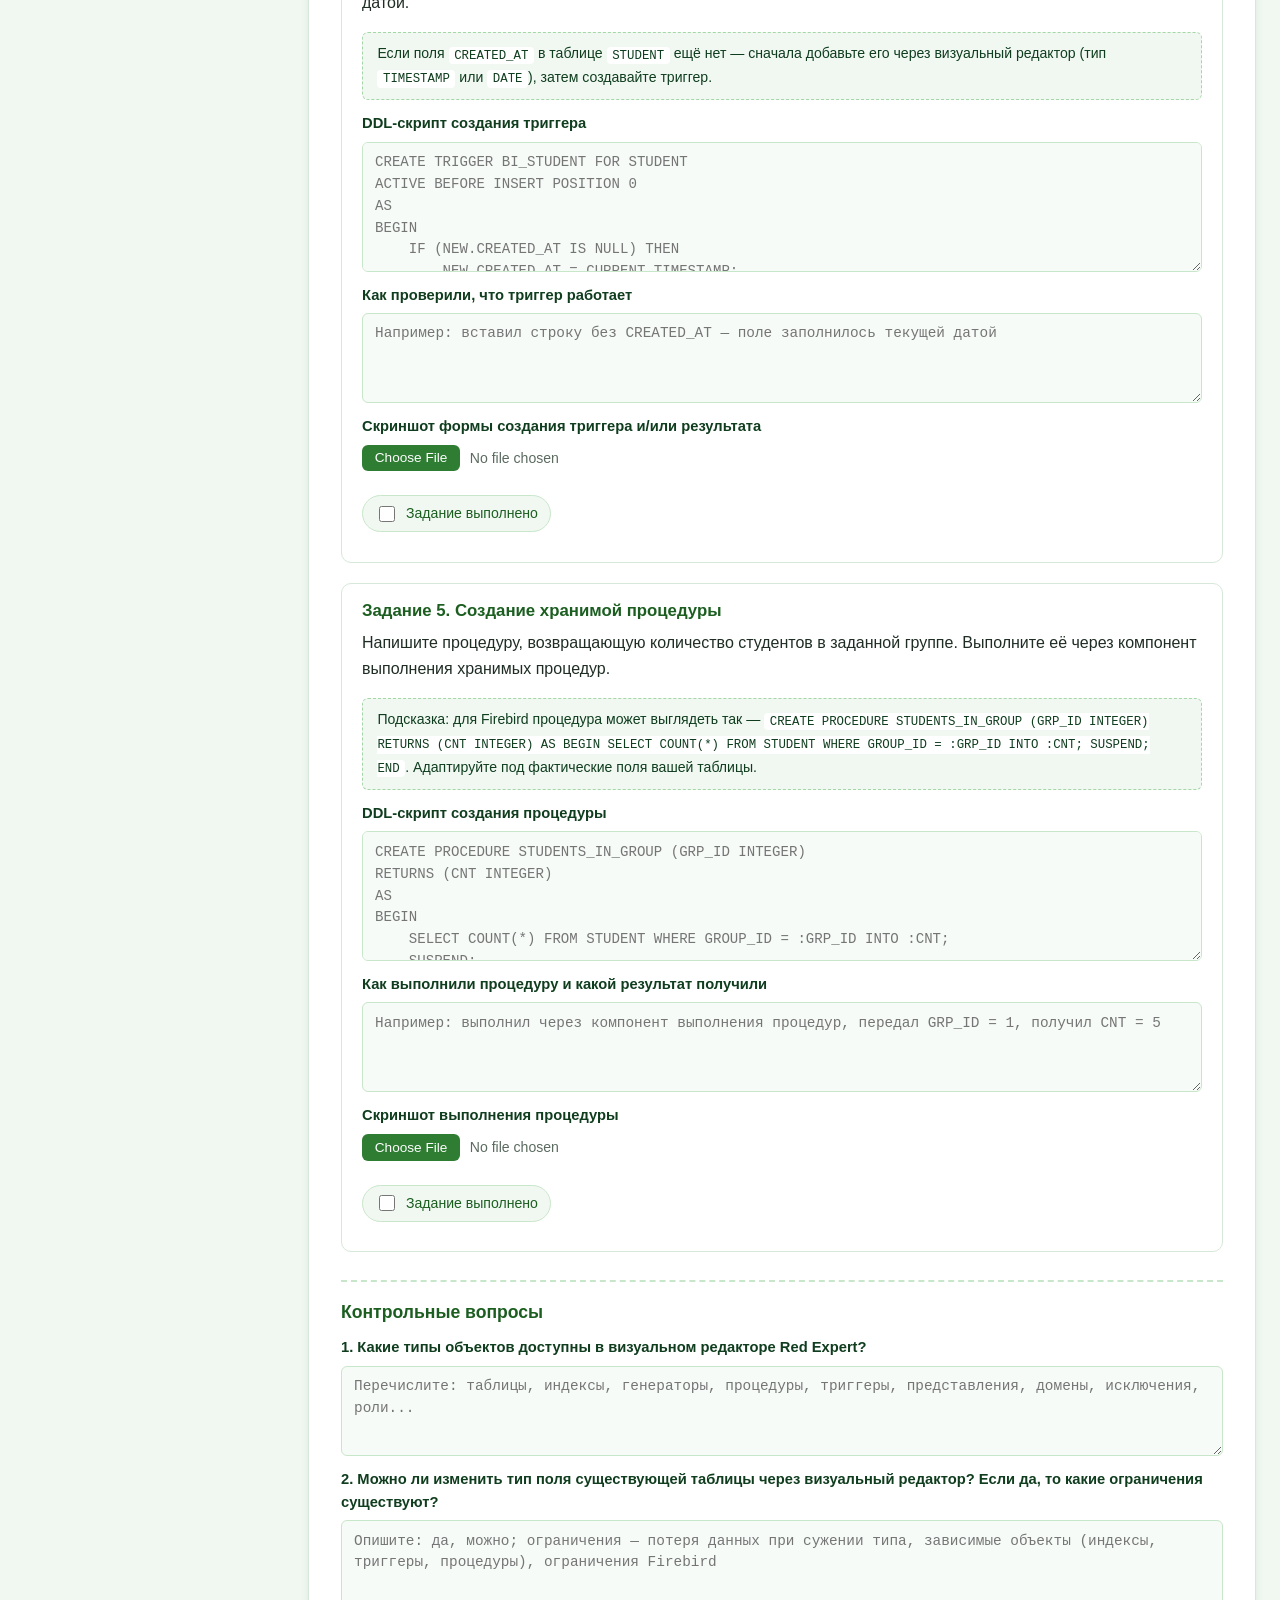
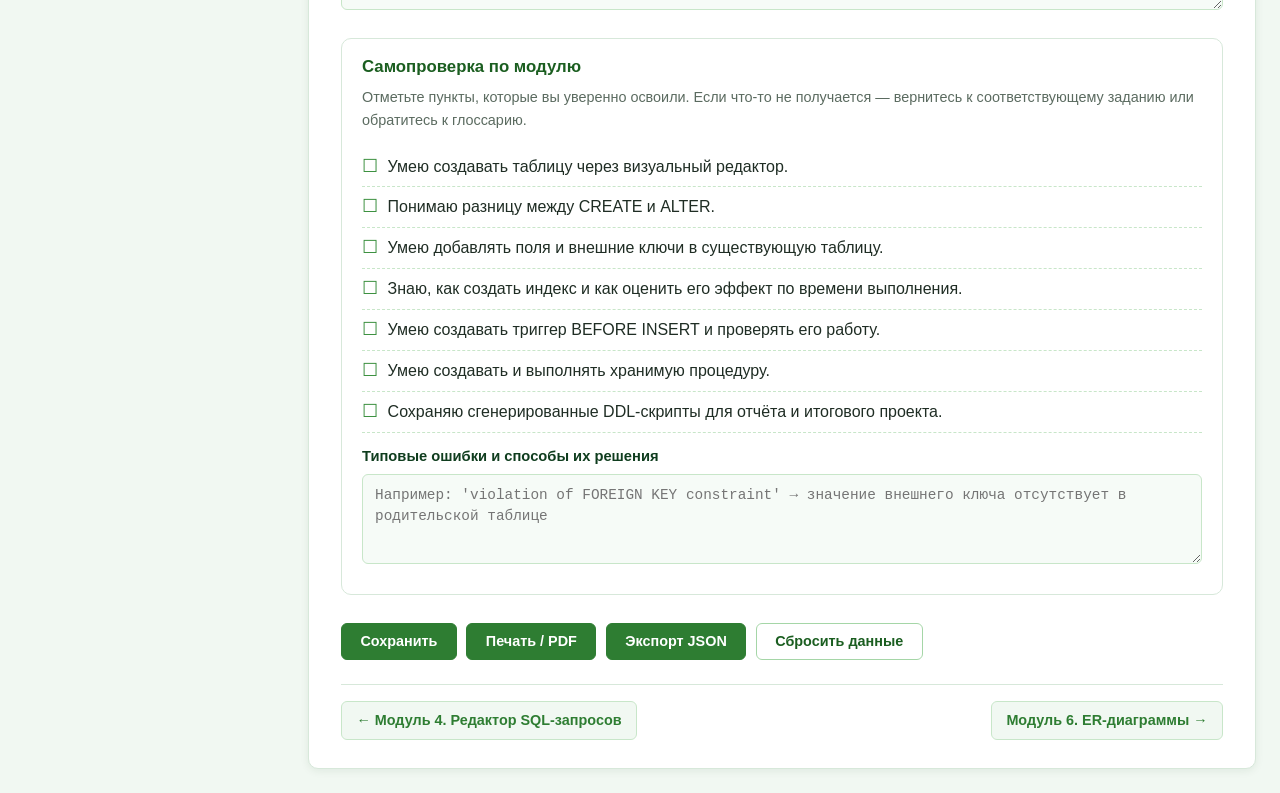
<file: modules/module5.html>
<!doctype html>
<html lang="ru">
<head>
  <meta charset="utf-8">
  <meta name="viewport" content="width=device-width, initial-scale=1">
  <title>Модуль 5. Работа с объектами БД — ЭРТ по Red Expert</title>
  <meta name="description" content="Модуль 5: создание и изменение объектов БД через визуальный редактор Red Expert — таблицы, индексы, триггеры, хранимые процедуры.">
  <link rel="stylesheet" href="../assets/css/style.css">

  <!-- Локальные стили только для этой страницы. -->
  <style>
    textarea.sql {
      min-height: 130px;
      font-family: var(--font-mono);
      font-size: 0.88rem;
      line-height: 1.55;
      white-space: pre;
      overflow-x: auto;
      tab-size: 2;
    }
    .compare-grid {
      display: grid;
      grid-template-columns: 1fr 1fr;
      gap: 0.75rem;
      margin-top: 0.5rem;
    }
    .compare-grid label {
      margin: 0;
    }
    @media (max-width: 700px) {
      .compare-grid {
        grid-template-columns: 1fr;
      }
    }
    .hint-box {
      background: var(--green-50);
      border: 1px dashed var(--green-300);
      border-radius: var(--radius-sm);
      padding: 0.6rem 0.9rem;
      margin: 0.5rem 0 0.75rem;
      font-size: 0.88rem;
      color: var(--green-900);
    }
    .hint-box code {
      background: #fff;
    }
    .object-types {
      display: grid;
      grid-template-columns: repeat(auto-fill, minmax(200px, 1fr));
      gap: 0.35rem 1rem;
      margin: 0.5rem 0 1rem;
      padding: 0.75rem 1rem;
      background: var(--green-50);
      border: 1px solid var(--green-200);
      border-radius: var(--radius-sm);
      font-size: 0.9rem;
    }
    .object-types span {
      display: flex;
      align-items: center;
      gap: 0.4rem;
      color: var(--green-900);
    }
    .object-types span::before {
      content: "•";
      color: var(--green-600);
      font-weight: 700;
    }
  </style>
</head>
<body>

  <!-- ================= Шапка ================= -->
  <header class="topbar">
    <a href="../index.html" class="logo">ЭРТ по Red Expert</a>
    <nav>
      <a href="../index.html">Главная</a>
      <a href="../instructions.html">Инструкция</a>
      <a href="../index.html#modules" class="active">Модули</a>
      <a href="../index.html#appendices">Приложения</a>
    </nav>
  </header>

  <div class="layout">

    <!-- ================= Боковое меню ================= -->
    <aside class="sidebar">
      <h2>Модули</h2>
      <ol>
        <li><a href="module1.html">1. Введение в Red Expert</a></li>
        <li><a href="module2.html">2. Подключение к БД</a></li>
        <li><a href="module3.html">3. Интерфейс и навигация</a></li>
        <li><a href="module4.html">4. Редактор SQL-запросов</a></li>
        <li><a href="module5.html" class="active">5. Объекты БД</a></li>
        <li><a href="module6.html">6. ER-диаграммы</a></li>
        <li><a href="module7.html">7. Пользователи и трассировка</a></li>
        <li><a href="module8.html">8. Импорт и экспорт</a></li>
        <li><a href="module9.html">9. Итоговый проект</a></li>
      </ol>

      <h2 style="margin-top: 1.25rem;">Приложения</h2>
      <ol>
        <li><a href="../appendices/glossary.html">Глоссарий</a></li>
        <li><a href="../appendices/reference.html">Горячие клавиши</a></li>
        <li><a href="../appendices/checklist.html">Чек-лист</a></li>
        <li><a href="../appendices/criteria.html">Критерии</a></li>
      </ol>
    </aside>

    <!-- ================= Основной контент ================= -->
    <main>

      <nav class="breadcrumbs">
        <a href="../index.html">Главная</a> →
        <a href="../index.html#modules">Модули</a> →
        Модуль 5
      </nav>

      <h1>Модуль 5. Работа с объектами базы данных через визуальный редактор</h1>

      <!-- Цель -->
      <section class="goal">
        <h2>Цель</h2>
        <p>
          Освоить создание и изменение основных объектов БД без написания
          DDL-скриптов вручную.
        </p>
      </section>

      <!-- Прогресс модуля -->
      <div class="progress" data-module-progress="m5">
        <div class="progress-label">
          <span>Прогресс модуля</span>
          <span>0 из 5 (0%)</span>
        </div>
        <div class="progress-track">
          <div class="progress-bar"></div>
        </div>
      </div>

      <!-- Теория -->
      <details class="theory" open>
        <summary>Краткий теоретический блок</summary>

        <h3>Визуальный редактор объектов</h3>
        <p>
          Red Expert предоставляет визуальный редактор для всех основных
          объектов базы данных. Создавать и изменять их можно через формы,
          без ручного написания DDL-скриптов:
        </p>
        <div class="object-types">
          <span>Таблицы</span>
          <span>Индексы</span>
          <span>Генераторы</span>
          <span>Процедуры</span>
          <span>Триггеры</span>
          <span>Представления</span>
          <span>Домены</span>
          <span>Исключения</span>
          <span>Роли</span>
        </div>
        <p>
          При сохранении объекта Red Expert сам формирует соответствующий
          DDL-скрипт и выполняет его на сервере. Этот скрипт можно посмотреть
          и сохранить — он пригодится в отчёте и итоговом проекте.
        </p>

        <h3>Создание объекта и его изменение (ALTER)</h3>
        <ul>
          <li>
            <strong>Создание (CREATE)</strong> — объект появляется в базе
            данных впервые. Задаются все его свойства: поля, типы, ключи,
            индексы и т.д.
          </li>
          <li>
            <strong>Изменение (ALTER)</strong> — меняются свойства уже
            существующего объекта: добавляются или удаляются поля, меняются
            типы, добавляются внешние ключи, индексы и триггеры.
          </li>
        </ul>
        <p>
          В визуальном редакторе Red Expert создание и изменение выполняются
          в одной и той же форме: для нового объекта вы открываете диалог
          создания, для существующего — диалог редактирования. Разница в том,
          какой DDL-скрипт сгенерируется: <code>CREATE</code> или
          <code>ALTER</code>.
        </p>

        <div class="tip" style="margin-top: 0.75rem;">
          <strong>Совет.</strong> Всегда сохраняйте сгенерированный DDL-скрипт
          после каждого изменения. Это пригодится при сравнении схем, откате
          изменений и подготовке итогового проекта.
        </div>
      </details>

      <!-- ================= Задание 1 ================= -->
      <section class="task" data-task="m5_t1">
        <h2>Задание 1. Создание таблицы</h2>
        <p>
          Создайте таблицу <code>STUDENT</code> с полями:
          <code>ID</code> (целое, PK), <code>NAME</code> (varchar),
          <code>BIRTH_DATE</code> (date). Используйте визуальный редактор,
          а затем сгенерируйте DDL-скрипт и сохраните его в тетради.
        </p>

        <div class="hint-box">
          Подсказка: в дереве подключений щёлкните правой кнопкой по узлу
          «Таблицы» → <em>Создать таблицу</em>. После сохранения откройте
          вкладку с DDL-скриптом (кнопка <em>Показать DDL</em> или аналогичная)
          и скопируйте его в поле ниже.
        </div>

        <label>DDL-скрипт создания таблицы STUDENT
          <textarea class="sql" data-save="m5_t1_ddl"
                    placeholder="CREATE TABLE STUDENT (&#10;    ID INTEGER NOT NULL,&#10;    NAME VARCHAR(100),&#10;    BIRTH_DATE DATE,&#10;    CONSTRAINT PK_STUDENT PRIMARY KEY (ID)&#10;);"></textarea>
        </label>

        <label>Что вызвало затруднения при создании (если были)
          <textarea data-save="m5_t1_comment"
                    placeholder="Например: не сразу нашёл, где задать первичный ключ"></textarea>
        </label>

        <label>Скриншот формы создания таблицы и/или DDL-скрипта
          <input type="file" accept="image/*" data-preview="m5_t1_img">
        </label>
        <div class="preview" id="preview-m5_t1_img"></div>

        <label class="done">
          <input type="checkbox" data-progress="m5_t1">
          Задание выполнено
        </label>
      </section>

      <!-- ================= Задание 2 ================= -->
      <section class="task" data-task="m5_t2">
        <h2>Задание 2. Изменение таблицы</h2>
        <p>
          Добавьте в созданную таблицу поле <code>EMAIL</code> и внешний
          ключ на таблицу <code>GROUP</code>. Зафиксируйте изменения.
        </p>

        <div class="hint-box">
          Если таблицы <code>GROUP</code> в учебной БД нет, создайте её
          минимально (поля <code>ID</code> и <code>GROUP_NAME</code>) или
          используйте существующую таблицу групп. Внешний ключ должен ссылаться
          на её первичный ключ.
        </div>

        <label>DDL-скрипт изменения таблицы (ALTER)
          <textarea class="sql" data-save="m5_t2_ddl"
                    placeholder="ALTER TABLE STUDENT ADD EMAIL VARCHAR(100);&#10;ALTER TABLE STUDENT ADD CONSTRAINT FK_STUDENT_GROUP&#10;    FOREIGN KEY (GROUP_ID) REFERENCES GROUP(ID);"></textarea>
        </label>

        <label>Какие поля и ограничения добавлены
          <textarea data-save="m5_t2_comment"
                    placeholder="Например: добавлено поле EMAIL (varchar 100) и внешний ключ на GROUP(ID); пришлось сначала добавить поле GROUP_ID"></textarea>
        </label>

        <label>Скриншот формы редактирования таблицы
          <input type="file" accept="image/*" data-preview="m5_t2_img">
        </label>
        <div class="preview" id="preview-m5_t2_img"></div>

        <label class="done">
          <input type="checkbox" data-progress="m5_t2">
          Задание выполнено
        </label>
      </section>

      <!-- ================= Задание 3 ================= -->
      <section class="task" data-task="m5_t3">
        <h2>Задание 3. Создание индекса</h2>
        <p>
          Создайте индекс по полю <code>NAME</code>. Сравните время выполнения
          запроса <code>SELECT * FROM STUDENT WHERE NAME = '...'</code>
          до и после создания индекса.
        </p>

        <div class="hint-box">
          Время выполнения отображается в панели «Вывод» после запуска запроса.
          Для чистоты эксперимента выполните запрос 2–3 раза до и после
          создания индекса и зафиксируйте типичное значение.
        </div>

        <label>DDL-скрипт создания индекса
          <textarea class="sql" data-save="m5_t3_ddl" style="min-height: 80px;"
                    placeholder="CREATE INDEX IDX_STUDENT_NAME ON STUDENT(NAME);"></textarea>
        </label>

        <div class="compare-grid">
          <label>Время выполнения до индекса
            <textarea data-save="m5_t3_before"
                      placeholder="Например: 0,12 с, план — NATURAL"></textarea>
          </label>
          <label>Время выполнения после индекса
            <textarea data-save="m5_t3_after"
                      placeholder="Например: 0,01 с, план — INDEX (IDX_STUDENT_NAME)"></textarea>
          </label>
        </div>

        <label>Вывод: как изменилось время и почему
          <textarea data-save="m5_t3_conclusion"
                    placeholder="Например: время снизилось примерно в 10 раз, так как вместо полного сканирования используется индекс"></textarea>
        </label>

        <label>Скриншот выполнения запроса (до и/или после)
          <input type="file" accept="image/*" data-preview="m5_t3_img">
        </label>
        <div class="preview" id="preview-m5_t3_img"></div>

        <label class="done">
          <input type="checkbox" data-progress="m5_t3">
          Задание выполнено
        </label>
      </section>

      <!-- ================= Задание 4 ================= -->
      <section class="task" data-task="m5_t4">
        <h2>Задание 4. Создание триггера</h2>
        <p>
          Создайте простой триггер <code>BEFORE INSERT</code>, который
          автоматически заполняет поле <code>CREATED_AT</code> текущей датой.
        </p>

        <div class="hint-box">
          Если поля <code>CREATED_AT</code> в таблице <code>STUDENT</code>
          ещё нет — сначала добавьте его через визуальный редактор
          (тип <code>TIMESTAMP</code> или <code>DATE</code>), затем создавайте
          триггер.
        </div>

        <label>DDL-скрипт создания триггера
          <textarea class="sql" data-save="m5_t4_ddl"
                    placeholder="CREATE TRIGGER BI_STUDENT FOR STUDENT&#10;ACTIVE BEFORE INSERT POSITION 0&#10;AS&#10;BEGIN&#10;    IF (NEW.CREATED_AT IS NULL) THEN&#10;        NEW.CREATED_AT = CURRENT_TIMESTAMP;&#10;END"></textarea>
        </label>

        <label>Как проверили, что триггер работает
          <textarea data-save="m5_t4_check"
                    placeholder="Например: вставил строку без CREATED_AT — поле заполнилось текущей датой"></textarea>
        </label>

        <label>Скриншот формы создания триггера и/или результата
          <input type="file" accept="image/*" data-preview="m5_t4_img">
        </label>
        <div class="preview" id="preview-m5_t4_img"></div>

        <label class="done">
          <input type="checkbox" data-progress="m5_t4">
          Задание выполнено
        </label>
      </section>

      <!-- ================= Задание 5 ================= -->
      <section class="task" data-task="m5_t5">
        <h2>Задание 5. Создание хранимой процедуры</h2>
        <p>
          Напишите процедуру, возвращающую количество студентов в заданной
          группе. Выполните её через компонент выполнения хранимых процедур.
        </p>

        <div class="hint-box">
          Подсказка: для Firebird процедура может выглядеть так —
          <code>CREATE PROCEDURE STUDENTS_IN_GROUP (GRP_ID INTEGER) RETURNS (CNT INTEGER) AS BEGIN SELECT COUNT(*) FROM STUDENT WHERE GROUP_ID = :GRP_ID INTO :CNT; SUSPEND; END</code>.
          Адаптируйте под фактические поля вашей таблицы.
        </div>

        <label>DDL-скрипт создания процедуры
          <textarea class="sql" data-save="m5_t5_ddl"
                    placeholder="CREATE PROCEDURE STUDENTS_IN_GROUP (GRP_ID INTEGER)&#10;RETURNS (CNT INTEGER)&#10;AS&#10;BEGIN&#10;    SELECT COUNT(*) FROM STUDENT WHERE GROUP_ID = :GRP_ID INTO :CNT;&#10;    SUSPEND;&#10;END"></textarea>
        </label>

        <label>Как выполнили процедуру и какой результат получили
          <textarea data-save="m5_t5_result"
                    placeholder="Например: выполнил через компонент выполнения процедур, передал GRP_ID = 1, получил CNT = 5"></textarea>
        </label>

        <label>Скриншот выполнения процедуры
          <input type="file" accept="image/*" data-preview="m5_t5_img">
        </label>
        <div class="preview" id="preview-m5_t5_img"></div>

        <label class="done">
          <input type="checkbox" data-progress="m5_t5">
          Задание выполнено
        </label>
      </section>

      <!-- ================= Контрольные вопросы ================= -->
      <section class="questions">
        <h2>Контрольные вопросы</h2>

        <label>1. Какие типы объектов доступны в визуальном редакторе Red Expert?
          <textarea data-save="m5_q1"
                    placeholder="Перечислите: таблицы, индексы, генераторы, процедуры, триггеры, представления, домены, исключения, роли..."></textarea>
        </label>

        <label>2. Можно ли изменить тип поля существующей таблицы через визуальный редактор? Если да, то какие ограничения существуют?
          <textarea data-save="m5_q2"
                    placeholder="Опишите: да, можно; ограничения — потеря данных при сужении типа, зависимые объекты (индексы, триггеры, процедуры), ограничения Firebird"></textarea>
        </label>
      </section>

      <!-- ================= Самопроверка ================= -->
      <section class="task" style="margin-top: 1.75rem;">
        <h2>Самопроверка по модулю</h2>
        <p style="color: var(--text-muted); font-size: 0.9rem;">
          Отметьте пункты, которые вы уверенно освоили. Если что-то не получается —
          вернитесь к соответствующему заданию или обратитесь к глоссарию.
        </p>
        <ul class="checklist">
          <li>Умею создавать таблицу через визуальный редактор.</li>
          <li>Понимаю разницу между CREATE и ALTER.</li>
          <li>Умею добавлять поля и внешние ключи в существующую таблицу.</li>
          <li>Знаю, как создать индекс и как оценить его эффект по времени выполнения.</li>
          <li>Умею создавать триггер BEFORE INSERT и проверять его работу.</li>
          <li>Умею создавать и выполнять хранимую процедуру.</li>
          <li>Сохраняю сгенерированные DDL-скрипты для отчёта и итогового проекта.</li>
        </ul>
        <label>Типовые ошибки и способы их решения
          <textarea data-save="m5_check"
                    placeholder="Например: 'violation of FOREIGN KEY constraint' → значение внешнего ключа отсутствует в родительской таблице"></textarea>
        </label>
      </section>

      <!-- ================= Кнопки ================= -->
      <div class="actions">
        <button data-save-all>Сохранить</button>
        <button data-print>Печать / PDF</button>
        <button data-export>Экспорт JSON</button>
        <button class="secondary" data-reset>Сбросить данные</button>
      </div>

      <!-- ================= Навигация ================= -->
      <nav class="pager">
        <a href="module4.html">← Модуль 4. Редактор SQL-запросов</a>
        <a href="module6.html">Модуль 6. ER-диаграммы →</a>
      </nav>

    </main>
  </div>

  <script src="../assets/js/app.js"></script>
</body>
</html>
</file>
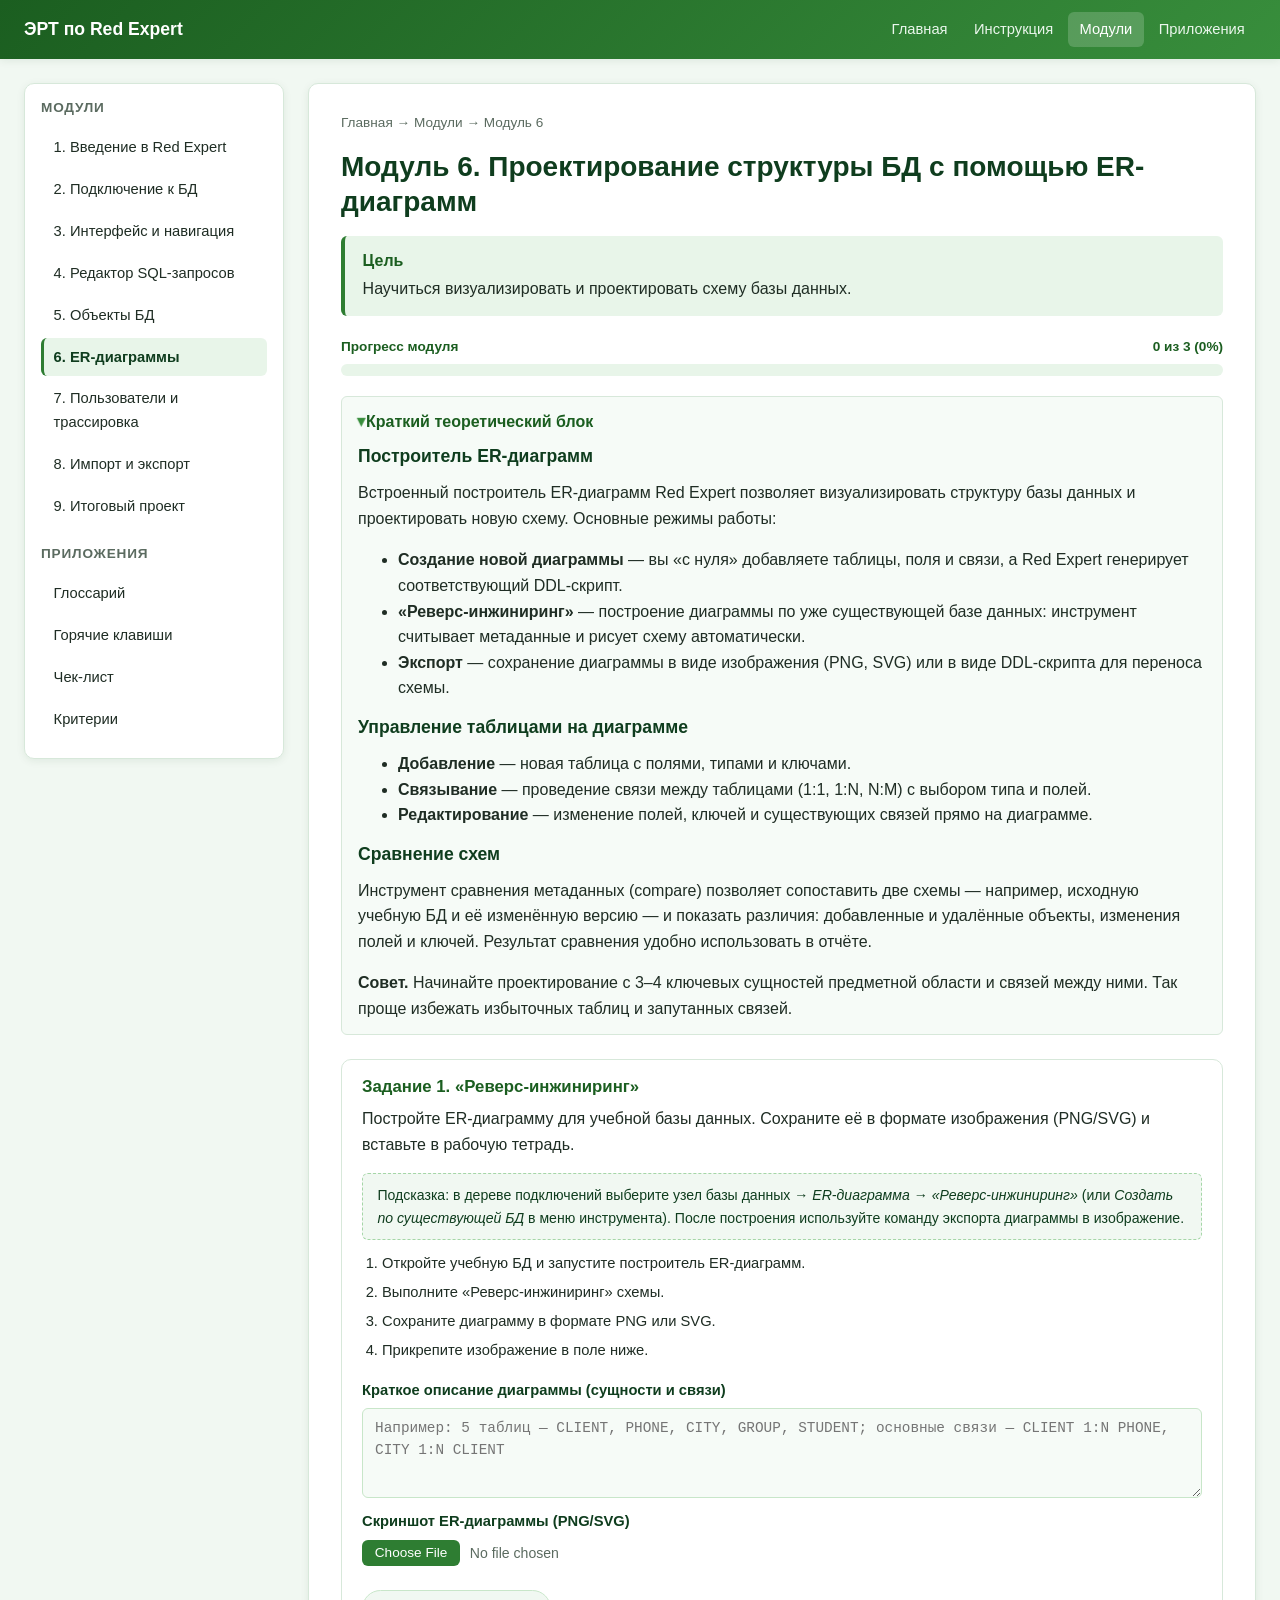
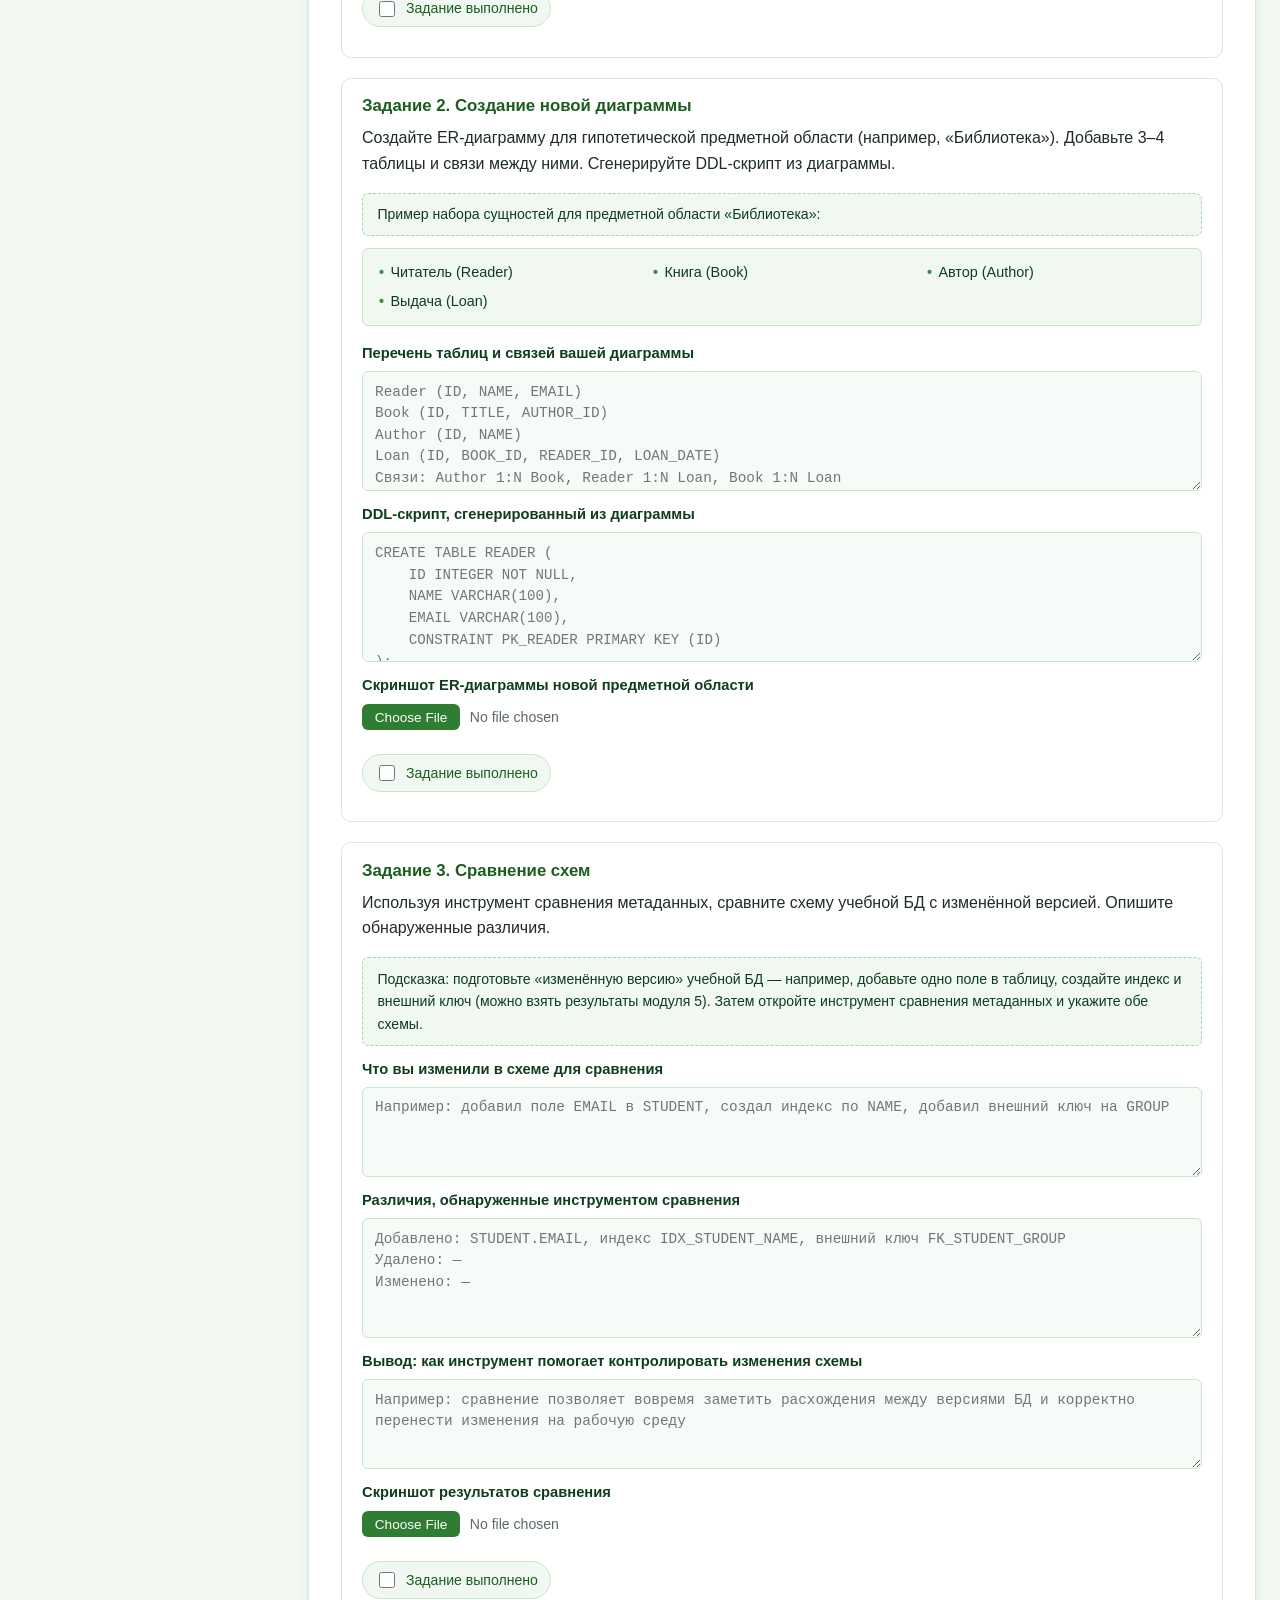
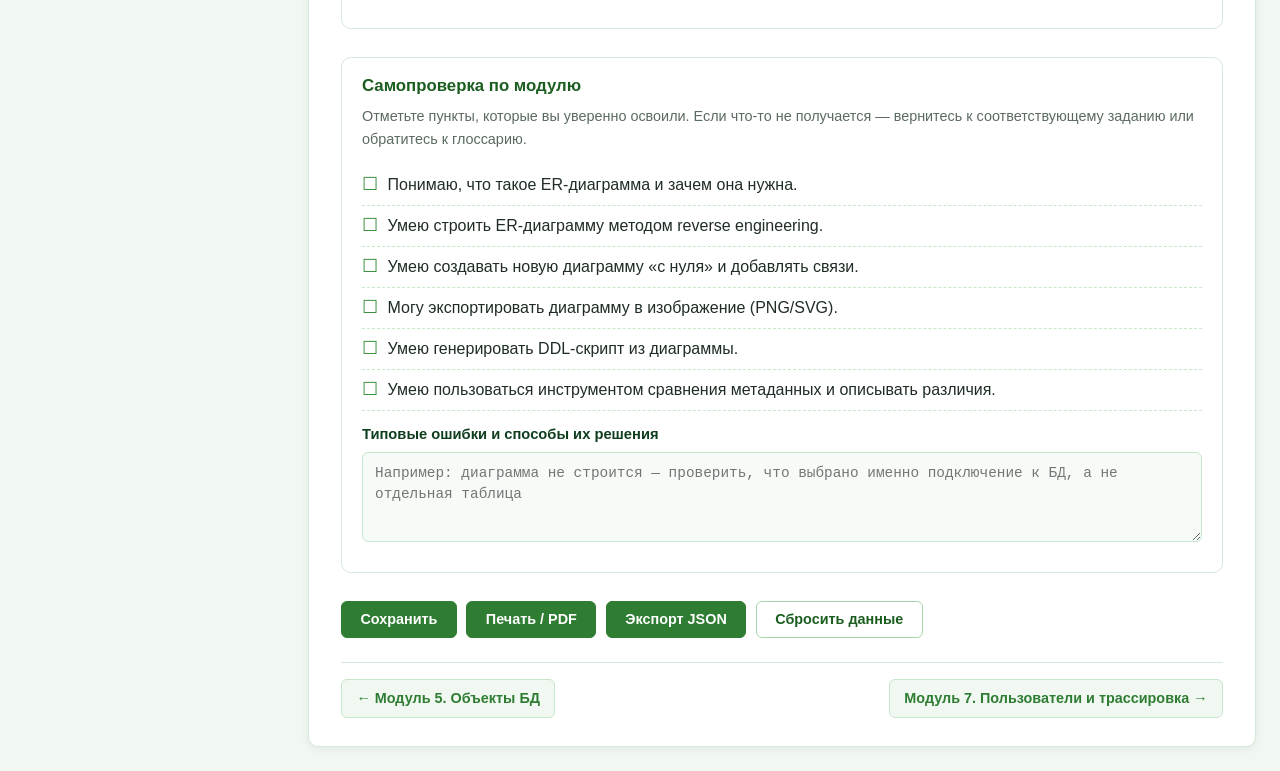
<file: modules/module6.html>
<!doctype html>
<html lang="ru">
<head>
  <meta charset="utf-8">
  <meta name="viewport" content="width=device-width, initial-scale=1">
  <title>Модуль 6. Проектирование структуры БД — ЭРТ по Red Expert</title>
  <meta name="description" content="Модуль 6: построение ER-диаграмм в Red Expert, reverse engineering, экспорт и сравнение схем.">
  <link rel="stylesheet" href="../assets/css/style.css">

  <!-- Локальные стили только для этой страницы. -->
  <style>
    textarea.sql {
      min-height: 130px;
      font-family: var(--font-mono);
      font-size: 0.88rem;
      line-height: 1.55;
      white-space: pre;
      overflow-x: auto;
      tab-size: 2;
    }
    .hint-box {
      background: var(--green-50);
      border: 1px dashed var(--green-300);
      border-radius: var(--radius-sm);
      padding: 0.6rem 0.9rem;
      margin: 0.5rem 0 0.75rem;
      font-size: 0.88rem;
      color: var(--green-900);
    }
    .hint-box code {
      background: #fff;
    }
    .steps-list {
      margin: 0.5rem 0 1rem 1.25rem;
      padding: 0;
      font-size: 0.92rem;
    }
    .steps-list li {
      margin-bottom: 0.35rem;
    }
    .entity-grid {
      display: grid;
      grid-template-columns: repeat(auto-fill, minmax(200px, 1fr));
      gap: 0.35rem 1rem;
      margin: 0.5rem 0 1rem;
      padding: 0.75rem 1rem;
      background: var(--green-50);
      border: 1px solid var(--green-200);
      border-radius: var(--radius-sm);
      font-size: 0.9rem;
    }
    .entity-grid span {
      display: flex;
      align-items: center;
      gap: 0.4rem;
      color: var(--green-900);
    }
    .entity-grid span::before {
      content: "•";
      color: var(--green-600);
      font-weight: 700;
    }
  </style>
</head>
<body>

  <!-- ================= Шапка ================= -->
  <header class="topbar">
    <a href="../index.html" class="logo">ЭРТ по Red Expert</a>
    <nav>
      <a href="../index.html">Главная</a>
      <a href="../instructions.html">Инструкция</a>
      <a href="../index.html#modules" class="active">Модули</a>
      <a href="../index.html#appendices">Приложения</a>
    </nav>
  </header>

  <div class="layout">

    <!-- ================= Боковое меню ================= -->
    <aside class="sidebar">
      <h2>Модули</h2>
      <ol>
        <li><a href="module1.html">1. Введение в Red Expert</a></li>
        <li><a href="module2.html">2. Подключение к БД</a></li>
        <li><a href="module3.html">3. Интерфейс и навигация</a></li>
        <li><a href="module4.html">4. Редактор SQL-запросов</a></li>
        <li><a href="module5.html">5. Объекты БД</a></li>
        <li><a href="module6.html" class="active">6. ER-диаграммы</a></li>
        <li><a href="module7.html">7. Пользователи и трассировка</a></li>
        <li><a href="module8.html">8. Импорт и экспорт</a></li>
        <li><a href="module9.html">9. Итоговый проект</a></li>
      </ol>

      <h2 style="margin-top: 1.25rem;">Приложения</h2>
      <ol>
        <li><a href="../appendices/glossary.html">Глоссарий</a></li>
        <li><a href="../appendices/reference.html">Горячие клавиши</a></li>
        <li><a href="../appendices/checklist.html">Чек-лист</a></li>
        <li><a href="../appendices/criteria.html">Критерии</a></li>
      </ol>
    </aside>

    <!-- ================= Основной контент ================= -->
    <main>

      <nav class="breadcrumbs">
        <a href="../index.html">Главная</a> →
        <a href="../index.html#modules">Модули</a> →
        Модуль 6
      </nav>

      <h1>Модуль 6. Проектирование структуры БД с помощью ER-диаграмм</h1>

      <!-- Цель -->
      <section class="goal">
        <h2>Цель</h2>
        <p>
          Научиться визуализировать и проектировать схему базы данных.
        </p>
      </section>

      <!-- Прогресс модуля -->
      <div class="progress" data-module-progress="m6">
        <div class="progress-label">
          <span>Прогресс модуля</span>
          <span>0 из 3 (0%)</span>
        </div>
        <div class="progress-track">
          <div class="progress-bar"></div>
        </div>
      </div>

      <!-- Теория -->
      <details class="theory" open>
        <summary>Краткий теоретический блок</summary>

        <h3>Построитель ER-диаграмм</h3>
        <p>
          Встроенный построитель ER-диаграмм Red Expert позволяет
          визуализировать структуру базы данных и проектировать новую схему.
          Основные режимы работы:
        </p>
        <ul>
          <li>
            <strong>Создание новой диаграммы</strong> — вы «с нуля» добавляете
            таблицы, поля и связи, а Red Expert генерирует соответствующий
            DDL-скрипт.
          </li>
          <li>
            <strong>«Реверс-инжиниринг»</strong> — построение диаграммы
            по уже существующей базе данных: инструмент считывает метаданные
            и рисует схему автоматически.
          </li>
          <li>
            <strong>Экспорт</strong> — сохранение диаграммы в виде изображения
            (PNG, SVG) или в виде DDL-скрипта для переноса схемы.
          </li>
        </ul>

        <h3>Управление таблицами на диаграмме</h3>
        <ul>
          <li><strong>Добавление</strong> — новая таблица с полями, типами и ключами.</li>
          <li><strong>Связывание</strong> — проведение связи между таблицами (1:1, 1:N, N:M) с выбором типа и полей.</li>
          <li><strong>Редактирование</strong> — изменение полей, ключей и существующих связей прямо на диаграмме.</li>
        </ul>

        <h3>Сравнение схем</h3>
        <p>
          Инструмент сравнения метаданных (compare) позволяет сопоставить
          две схемы — например, исходную учебную БД и её изменённую версию —
          и показать различия: добавленные и удалённые объекты, изменения
          полей и ключей. Результат сравнения удобно использовать в отчёте.
        </p>

        <div class="tip" style="margin-top: 0.75rem;">
          <strong>Совет.</strong> Начинайте проектирование с 3–4 ключевых
          сущностей предметной области и связей между ними. Так проще
          избежать избыточных таблиц и запутанных связей.
        </div>
      </details>

      <!-- ================= Задание 1 ================= -->
      <section class="task" data-task="m6_t1">
        <h2>Задание 1. «Реверс-инжиниринг»</h2>
        <p>
          Постройте ER-диаграмму для учебной базы данных. Сохраните её
          в формате изображения (PNG/SVG) и вставьте в рабочую тетрадь.
        </p>

        <div class="hint-box">
          Подсказка: в дереве подключений выберите узел базы данных →
          <em>ER-диаграмма</em> → <em>«Реверс-инжиниринг»</em>
          (или <em>Создать по существующей БД</em> в меню инструмента).
          После построения используйте команду экспорта диаграммы
          в изображение.
        </div>

        <ol class="steps-list">
          <li>Откройте учебную БД и запустите построитель ER-диаграмм.</li>
          <li>Выполните «Реверс-инжиниринг» схемы.</li>
          <li>Сохраните диаграмму в формате PNG или SVG.</li>
          <li>Прикрепите изображение в поле ниже.</li>
        </ol>

        <label>Краткое описание диаграммы (сущности и связи)
          <textarea data-save="m6_t1_description"
                    placeholder="Например: 5 таблиц — CLIENT, PHONE, CITY, GROUP, STUDENT; основные связи — CLIENT 1:N PHONE, CITY 1:N CLIENT"></textarea>
        </label>

        <label>Скриншот ER-диаграммы (PNG/SVG)
          <input type="file" accept="image/*" data-preview="m6_t1_img">
        </label>
        <div class="preview" id="preview-m6_t1_img"></div>

        <label class="done">
          <input type="checkbox" data-progress="m6_t1">
          Задание выполнено
        </label>
      </section>

      <!-- ================= Задание 2 ================= -->
      <section class="task" data-task="m6_t2">
        <h2>Задание 2. Создание новой диаграммы</h2>
        <p>
          Создайте ER-диаграмму для гипотетической предметной области
          (например, «Библиотека»). Добавьте 3–4 таблицы и связи между ними.
          Сгенерируйте DDL-скрипт из диаграммы.
        </p>

        <div class="hint-box">
          Пример набора сущностей для предметной области «Библиотека»:
        </div>
        <div class="entity-grid">
          <span>Читатель (Reader)</span>
          <span>Книга (Book)</span>
          <span>Автор (Author)</span>
          <span>Выдача (Loan)</span>
        </div>

        <label>Перечень таблиц и связей вашей диаграммы
          <textarea data-save="m6_t2_tables" style="min-height: 120px;"
                    placeholder="Reader (ID, NAME, EMAIL)&#10;Book (ID, TITLE, AUTHOR_ID)&#10;Author (ID, NAME)&#10;Loan (ID, BOOK_ID, READER_ID, LOAN_DATE)&#10;Связи: Author 1:N Book, Reader 1:N Loan, Book 1:N Loan"></textarea>
        </label>

        <label>DDL-скрипт, сгенерированный из диаграммы
          <textarea class="sql" data-save="m6_t2_ddl"
                    placeholder="CREATE TABLE READER (&#10;    ID INTEGER NOT NULL,&#10;    NAME VARCHAR(100),&#10;    EMAIL VARCHAR(100),&#10;    CONSTRAINT PK_READER PRIMARY KEY (ID)&#10;);&#10;-- ..."></textarea>
        </label>

        <label>Скриншот ER-диаграммы новой предметной области
          <input type="file" accept="image/*" data-preview="m6_t2_img">
        </label>
        <div class="preview" id="preview-m6_t2_img"></div>

        <label class="done">
          <input type="checkbox" data-progress="m6_t2">
          Задание выполнено
        </label>
      </section>

      <!-- ================= Задание 3 ================= -->
      <section class="task" data-task="m6_t3">
        <h2>Задание 3. Сравнение схем</h2>
        <p>
          Используя инструмент сравнения метаданных, сравните схему учебной
          БД с изменённой версией. Опишите обнаруженные различия.
        </p>

        <div class="hint-box">
          Подсказка: подготовьте «изменённую версию» учебной БД — например,
          добавьте одно поле в таблицу, создайте индекс и внешний ключ
          (можно взять результаты модуля 5). Затем откройте инструмент
          сравнения метаданных и укажите обе схемы.
        </div>

        <label>Что вы изменили в схеме для сравнения
          <textarea data-save="m6_t3_changes"
                    placeholder="Например: добавил поле EMAIL в STUDENT, создал индекс по NAME, добавил внешний ключ на GROUP"></textarea>
        </label>

        <label>Различия, обнаруженные инструментом сравнения
          <textarea data-save="m6_t3_diff" style="min-height: 120px;"
                    placeholder="Добавлено: STUDENT.EMAIL, индекс IDX_STUDENT_NAME, внешний ключ FK_STUDENT_GROUP&#10;Удалено: —&#10;Изменено: —"></textarea>
        </label>

        <label>Вывод: как инструмент помогает контролировать изменения схемы
          <textarea data-save="m6_t3_conclusion"
                    placeholder="Например: сравнение позволяет вовремя заметить расхождения между версиями БД и корректно перенести изменения на рабочую среду"></textarea>
        </label>

        <label>Скриншот результатов сравнения
          <input type="file" accept="image/*" data-preview="m6_t3_img">
        </label>
        <div class="preview" id="preview-m6_t3_img"></div>

        <label class="done">
          <input type="checkbox" data-progress="m6_t3">
          Задание выполнено
        </label>
      </section>

      <!-- ================= Самопроверка ================= -->
      <section class="task" style="margin-top: 1.75rem;">
        <h2>Самопроверка по модулю</h2>
        <p style="color: var(--text-muted); font-size: 0.9rem;">
          Отметьте пункты, которые вы уверенно освоили. Если что-то не получается —
          вернитесь к соответствующему заданию или обратитесь к глоссарию.
        </p>
        <ul class="checklist">
          <li>Понимаю, что такое ER-диаграмма и зачем она нужна.</li>
          <li>Умею строить ER-диаграмму методом reverse engineering.</li>
          <li>Умею создавать новую диаграмму «с нуля» и добавлять связи.</li>
          <li>Могу экспортировать диаграмму в изображение (PNG/SVG).</li>
          <li>Умею генерировать DDL-скрипт из диаграммы.</li>
          <li>Умею пользоваться инструментом сравнения метаданных и описывать различия.</li>
        </ul>
        <label>Типовые ошибки и способы их решения
          <textarea data-save="m6_check"
                    placeholder="Например: диаграмма не строится — проверить, что выбрано именно подключение к БД, а не отдельная таблица"></textarea>
        </label>
      </section>

      <!-- ================= Кнопки ================= -->
      <div class="actions">
        <button data-save-all>Сохранить</button>
        <button data-print>Печать / PDF</button>
        <button data-export>Экспорт JSON</button>
        <button class="secondary" data-reset>Сбросить данные</button>
      </div>

      <!-- ================= Навигация ================= -->
      <nav class="pager">
        <a href="module5.html">← Модуль 5. Объекты БД</a>
        <a href="module7.html">Модуль 7. Пользователи и трассировка →</a>
      </nav>

    </main>
  </div>

  <script src="../assets/js/app.js"></script>
</body>
</html>
</file>
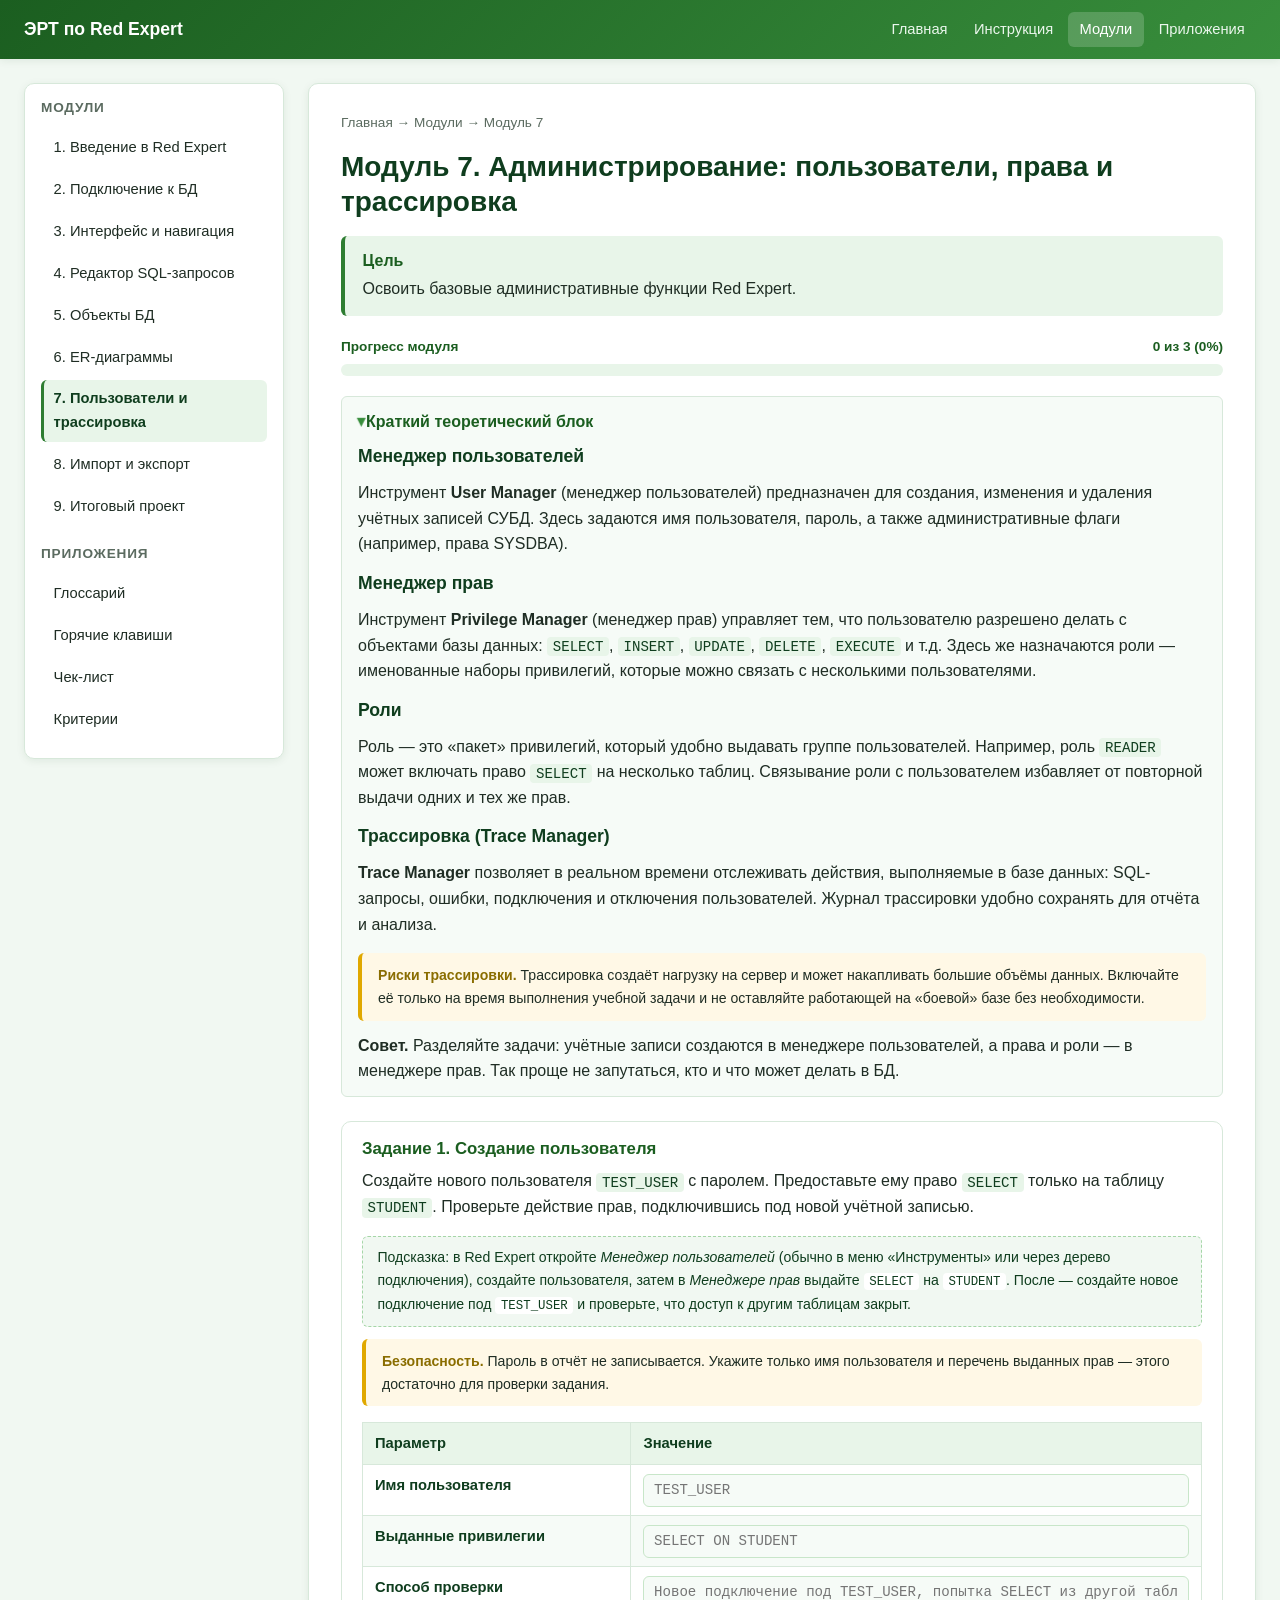
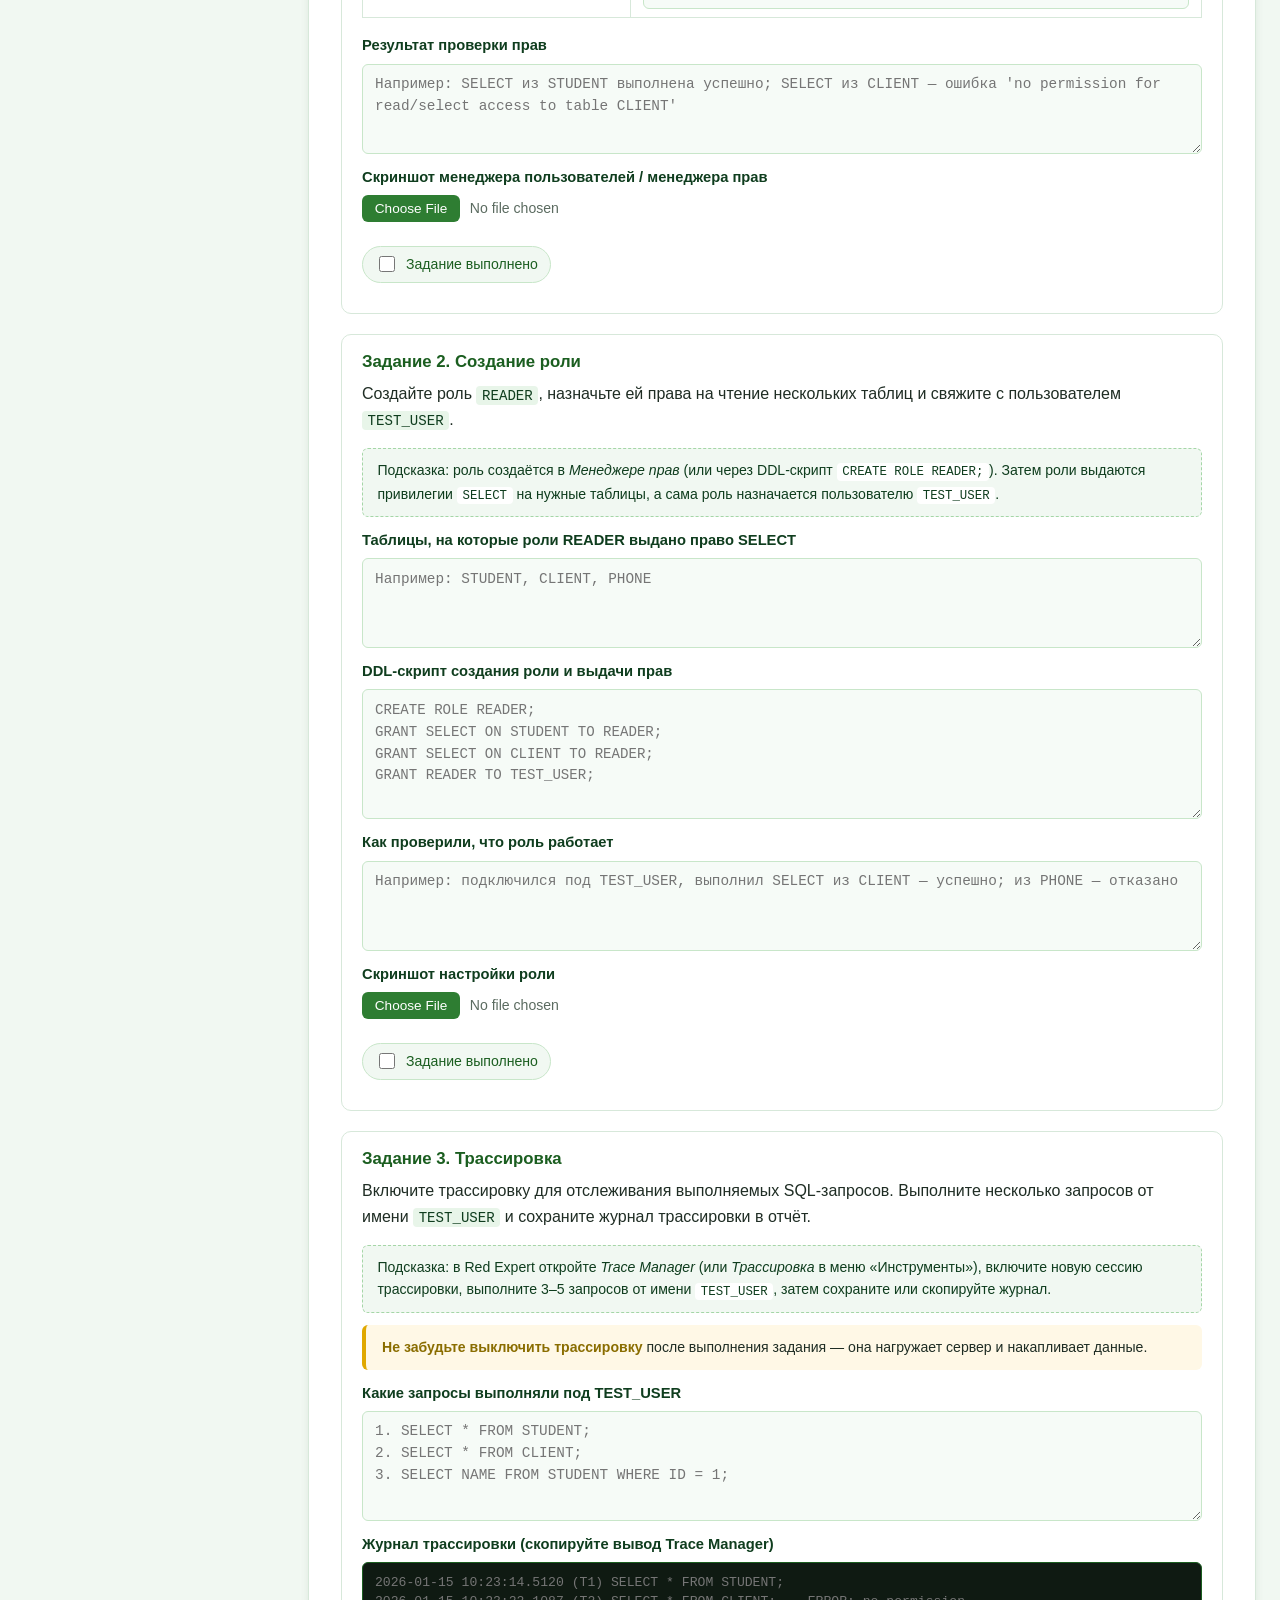
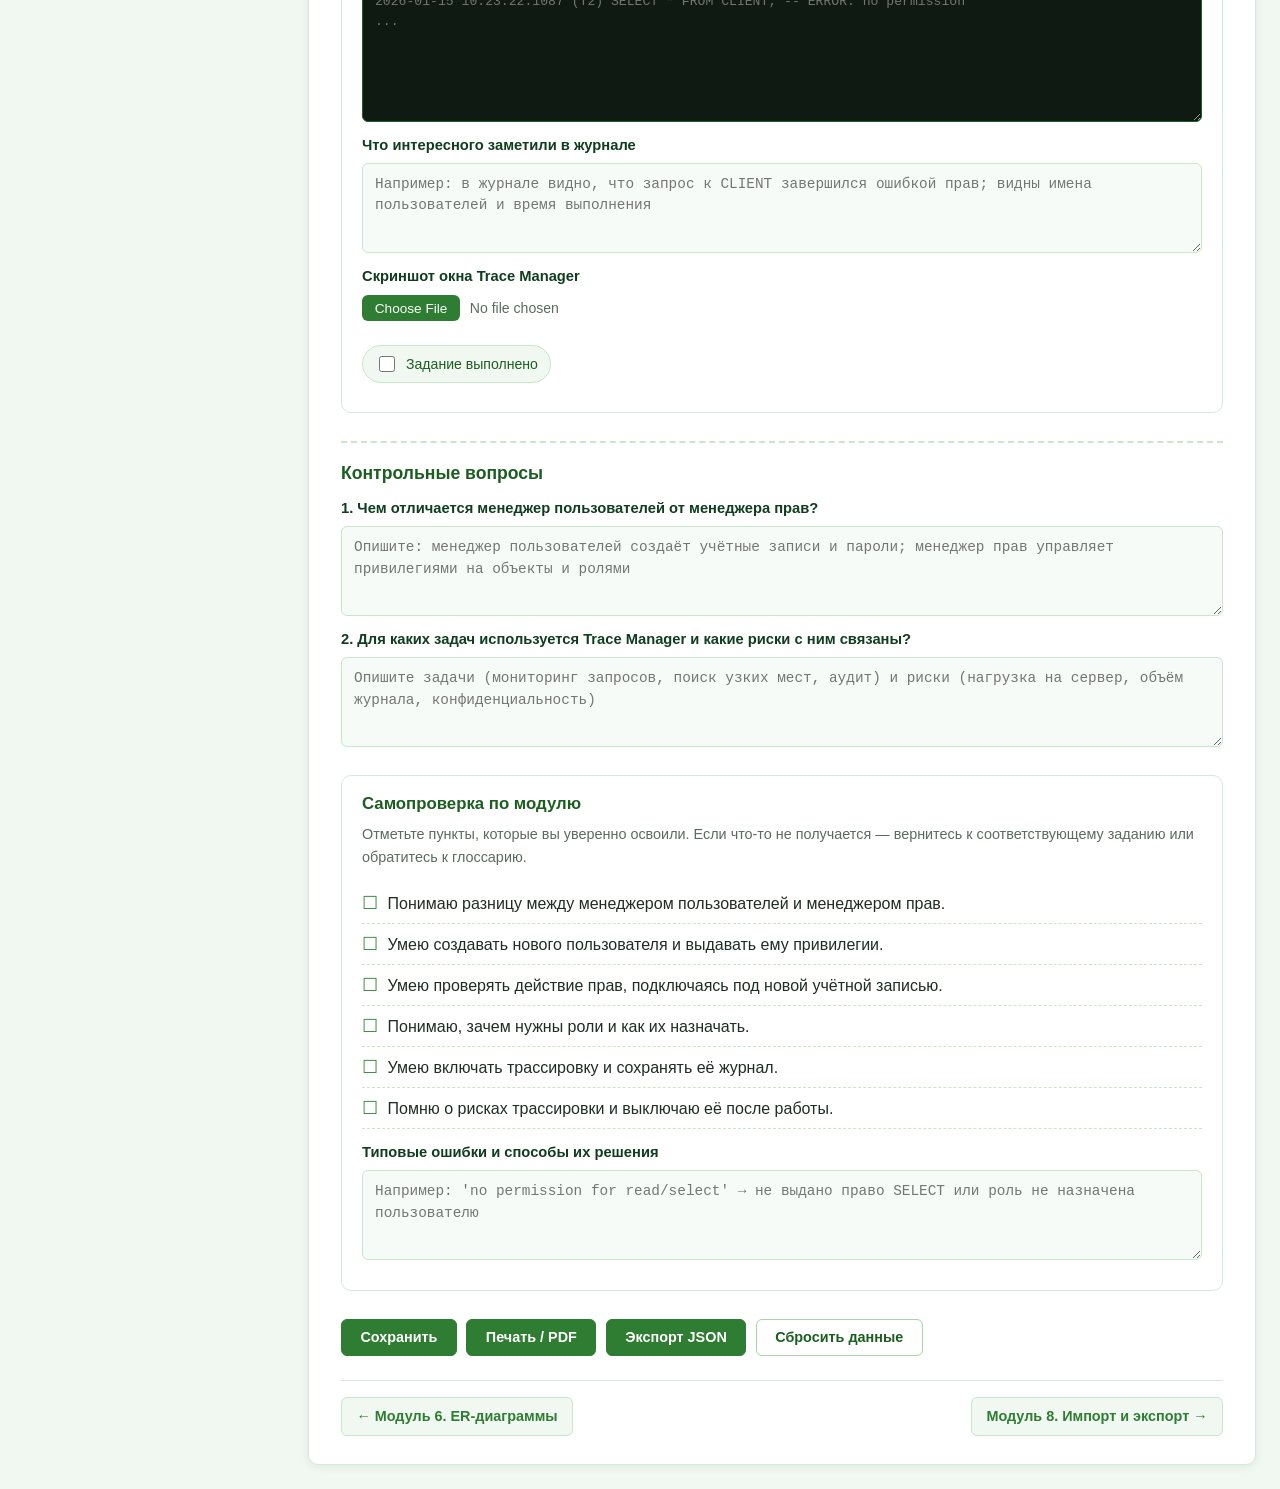
<file: modules/module7.html>
<!doctype html>
<html lang="ru">
<head>
  <meta charset="utf-8">
  <meta name="viewport" content="width=device-width, initial-scale=1">
  <title>Модуль 7. Пользователи, права и трассировка — ЭРТ по Red Expert</title>
  <meta name="description" content="Модуль 7: создание пользователей, назначение ролей и привилегий, работа с Trace Manager в Red Expert.">
  <link rel="stylesheet" href="../assets/css/style.css">

  <!-- Локальные стили только для этой страницы. -->
  <style>
    textarea.sql {
      min-height: 130px;
      font-family: var(--font-mono);
      font-size: 0.88rem;
      line-height: 1.55;
      white-space: pre;
      overflow-x: auto;
      tab-size: 2;
    }
    textarea.log {
      min-height: 160px;
      font-family: var(--font-mono);
      font-size: 0.82rem;
      line-height: 1.5;
      white-space: pre;
      overflow-x: auto;
      background: #0f1a12;
      color: #c8e6c9;
      border-color: var(--green-800);
    }
    textarea.log:focus {
      background: #0f1a12;
      color: #c8e6c9;
      border-color: var(--green-500);
      box-shadow: 0 0 0 3px rgba(76, 175, 80, 0.25);
    }
    .hint-box {
      background: var(--green-50);
      border: 1px dashed var(--green-300);
      border-radius: var(--radius-sm);
      padding: 0.6rem 0.9rem;
      margin: 0.5rem 0 0.75rem;
      font-size: 0.88rem;
      color: var(--green-900);
    }
    .hint-box code {
      background: #fff;
    }
    .warning-box {
      background: #fff8e6;
      border-left: 4px solid #e0a800;
      border-radius: var(--radius-sm);
      padding: 0.7rem 1rem;
      margin: 0.5rem 0 0.75rem;
      font-size: 0.88rem;
    }
    .warning-box strong {
      color: #8a6d00;
    }
    .params-table input[type="text"] {
      display: block;
      width: 100%;
      padding: 0.45rem 0.6rem;
      font-family: var(--font-mono);
      font-size: 0.88rem;
      color: var(--text);
      background: var(--bg-soft);
      border: 1px solid var(--green-200);
      border-radius: var(--radius-sm);
      transition: border-color var(--transition), background var(--transition);
    }
    .params-table input[type="text"]:focus {
      background: #fff;
      border-color: var(--green-600);
      outline: none;
      box-shadow: 0 0 0 3px rgba(76, 175, 80, 0.15);
    }
    .params-table td:first-child {
      font-weight: 600;
      color: var(--green-900);
      white-space: nowrap;
      width: 32%;
    }
  </style>
</head>
<body>

  <!-- ================= Шапка ================= -->
  <header class="topbar">
    <a href="../index.html" class="logo">ЭРТ по Red Expert</a>
    <nav>
      <a href="../index.html">Главная</a>
      <a href="../instructions.html">Инструкция</a>
      <a href="../index.html#modules" class="active">Модули</a>
      <a href="../index.html#appendices">Приложения</a>
    </nav>
  </header>

  <div class="layout">

    <!-- ================= Боковое меню ================= -->
    <aside class="sidebar">
      <h2>Модули</h2>
      <ol>
        <li><a href="module1.html">1. Введение в Red Expert</a></li>
        <li><a href="module2.html">2. Подключение к БД</a></li>
        <li><a href="module3.html">3. Интерфейс и навигация</a></li>
        <li><a href="module4.html">4. Редактор SQL-запросов</a></li>
        <li><a href="module5.html">5. Объекты БД</a></li>
        <li><a href="module6.html">6. ER-диаграммы</a></li>
        <li><a href="module7.html" class="active">7. Пользователи и трассировка</a></li>
        <li><a href="module8.html">8. Импорт и экспорт</a></li>
        <li><a href="module9.html">9. Итоговый проект</a></li>
      </ol>

      <h2 style="margin-top: 1.25rem;">Приложения</h2>
      <ol>
        <li><a href="../appendices/glossary.html">Глоссарий</a></li>
        <li><a href="../appendices/reference.html">Горячие клавиши</a></li>
        <li><a href="../appendices/checklist.html">Чек-лист</a></li>
        <li><a href="../appendices/criteria.html">Критерии</a></li>
      </ol>
    </aside>

    <!-- ================= Основной контент ================= -->
    <main>

      <nav class="breadcrumbs">
        <a href="../index.html">Главная</a> →
        <a href="../index.html#modules">Модули</a> →
        Модуль 7
      </nav>

      <h1>Модуль 7. Администрирование: пользователи, права и трассировка</h1>

      <!-- Цель -->
      <section class="goal">
        <h2>Цель</h2>
        <p>
          Освоить базовые административные функции Red Expert.
        </p>
      </section>

      <!-- Прогресс модуля -->
      <div class="progress" data-module-progress="m7">
        <div class="progress-label">
          <span>Прогресс модуля</span>
          <span>0 из 3 (0%)</span>
        </div>
        <div class="progress-track">
          <div class="progress-bar"></div>
        </div>
      </div>

      <!-- Теория -->
      <details class="theory" open>
        <summary>Краткий теоретический блок</summary>

        <h3>Менеджер пользователей</h3>
        <p>
          Инструмент <strong>User Manager</strong> (менеджер пользователей)
          предназначен для создания, изменения и удаления учётных записей
          СУБД. Здесь задаются имя пользователя, пароль, а также
          административные флаги (например, права SYSDBA).
        </p>

        <h3>Менеджер прав</h3>
        <p>
          Инструмент <strong>Privilege Manager</strong> (менеджер прав)
          управляет тем, что пользователю разрешено делать с объектами
          базы данных: <code>SELECT</code>, <code>INSERT</code>,
          <code>UPDATE</code>, <code>DELETE</code>, <code>EXECUTE</code>
          и т.д. Здесь же назначаются роли — именованные наборы привилегий,
          которые можно связать с несколькими пользователями.
        </p>

        <h3>Роли</h3>
        <p>
          Роль — это «пакет» привилегий, который удобно выдавать группе
          пользователей. Например, роль <code>READER</code> может включать
          право <code>SELECT</code> на несколько таблиц. Связывание роли
          с пользователем избавляет от повторной выдачи одних и тех же прав.
        </p>

        <h3>Трассировка (Trace Manager)</h3>
        <p>
          <strong>Trace Manager</strong> позволяет в реальном времени
          отслеживать действия, выполняемые в базе данных: SQL-запросы,
          ошибки, подключения и отключения пользователей. Журнал трассировки
          удобно сохранять для отчёта и анализа.
        </p>

        <div class="warning-box">
          <strong>Риски трассировки.</strong> Трассировка создаёт нагрузку
          на сервер и может накапливать большие объёмы данных. Включайте её
          только на время выполнения учебной задачи и не оставляйте
          работающей на «боевой» базе без необходимости.
        </div>

        <div class="tip" style="margin-top: 0.75rem;">
          <strong>Совет.</strong> Разделяйте задачи: учётные записи создаются
          в менеджере пользователей, а права и роли — в менеджере прав.
          Так проще не запутаться, кто и что может делать в БД.
        </div>
      </details>

      <!-- ================= Задание 1 ================= -->
      <section class="task" data-task="m7_t1">
        <h2>Задание 1. Создание пользователя</h2>
        <p>
          Создайте нового пользователя <code>TEST_USER</code> с паролем.
          Предоставьте ему право <code>SELECT</code> только на таблицу
          <code>STUDENT</code>. Проверьте действие прав, подключившись
          под новой учётной записью.
        </p>

        <div class="hint-box">
          Подсказка: в Red Expert откройте <em>Менеджер пользователей</em>
          (обычно в меню «Инструменты» или через дерево подключения), создайте
          пользователя, затем в <em>Менеджере прав</em> выдайте
          <code>SELECT</code> на <code>STUDENT</code>. После — создайте новое
          подключение под <code>TEST_USER</code> и проверьте, что доступ
          к другим таблицам закрыт.
        </div>

        <div class="warning-box">
          <strong>Безопасность.</strong> Пароль в отчёт не записывается.
          Укажите только имя пользователя и перечень выданных прав —
          этого достаточно для проверки задания.
        </div>

        <table class="params-table">
          <thead>
            <tr>
              <th>Параметр</th>
              <th>Значение</th>
            </tr>
          </thead>
          <tbody>
            <tr>
              <td>Имя пользователя</td>
              <td><input type="text" data-save="m7_t1_username" placeholder="TEST_USER"></td>
            </tr>
            <tr>
              <td>Выданные привилегии</td>
              <td><input type="text" data-save="m7_t1_grants" placeholder="SELECT ON STUDENT"></td>
            </tr>
            <tr>
              <td>Способ проверки</td>
              <td><input type="text" data-save="m7_t1_check" placeholder="Новое подключение под TEST_USER, попытка SELECT из другой таблицы"></td>
            </tr>
          </tbody>
        </table>

        <label>Результат проверки прав
          <textarea data-save="m7_t1_result"
                    placeholder="Например: SELECT из STUDENT выполнена успешно; SELECT из CLIENT — ошибка 'no permission for read/select access to table CLIENT'"></textarea>
        </label>

        <label>Скриншот менеджера пользователей / менеджера прав
          <input type="file" accept="image/*" data-preview="m7_t1_img">
        </label>
        <div class="preview" id="preview-m7_t1_img"></div>

        <label class="done">
          <input type="checkbox" data-progress="m7_t1">
          Задание выполнено
        </label>
      </section>

      <!-- ================= Задание 2 ================= -->
      <section class="task" data-task="m7_t2">
        <h2>Задание 2. Создание роли</h2>
        <p>
          Создайте роль <code>READER</code>, назначьте ей права на чтение
          нескольких таблиц и свяжите с пользователем <code>TEST_USER</code>.
        </p>

        <div class="hint-box">
          Подсказка: роль создаётся в <em>Менеджере прав</em> (или через
          DDL-скрипт <code>CREATE ROLE READER;</code>). Затем роли выдаются
          привилегии <code>SELECT</code> на нужные таблицы, а сама роль
          назначается пользователю <code>TEST_USER</code>.
        </div>

        <label>Таблицы, на которые роли READER выдано право SELECT
          <textarea data-save="m7_t2_tables"
                    placeholder="Например: STUDENT, CLIENT, PHONE"></textarea>
        </label>

        <label>DDL-скрипт создания роли и выдачи прав
          <textarea class="sql" data-save="m7_t2_ddl"
                    placeholder="CREATE ROLE READER;&#10;GRANT SELECT ON STUDENT TO READER;&#10;GRANT SELECT ON CLIENT TO READER;&#10;GRANT READER TO TEST_USER;"></textarea>
        </label>

        <label>Как проверили, что роль работает
          <textarea data-save="m7_t2_result"
                    placeholder="Например: подключился под TEST_USER, выполнил SELECT из CLIENT — успешно; из PHONE — отказано"></textarea>
        </label>

        <label>Скриншот настройки роли
          <input type="file" accept="image/*" data-preview="m7_t2_img">
        </label>
        <div class="preview" id="preview-m7_t2_img"></div>

        <label class="done">
          <input type="checkbox" data-progress="m7_t2">
          Задание выполнено
        </label>
      </section>

      <!-- ================= Задание 3 ================= -->
      <section class="task" data-task="m7_t3">
        <h2>Задание 3. Трассировка</h2>
        <p>
          Включите трассировку для отслеживания выполняемых SQL-запросов.
          Выполните несколько запросов от имени <code>TEST_USER</code>
          и сохраните журнал трассировки в отчёт.
        </p>

        <div class="hint-box">
          Подсказка: в Red Expert откройте <em>Trace Manager</em>
          (или <em>Трассировка</em> в меню «Инструменты»), включите новую
          сессию трассировки, выполните 3–5 запросов от имени
          <code>TEST_USER</code>, затем сохраните или скопируйте журнал.
        </div>

        <div class="warning-box">
          <strong>Не забудьте выключить трассировку</strong> после выполнения
          задания — она нагружает сервер и накапливает данные.
        </div>

        <label>Какие запросы выполняли под TEST_USER
          <textarea data-save="m7_t3_queries" style="min-height: 110px;"
                    placeholder="1. SELECT * FROM STUDENT;&#10;2. SELECT * FROM CLIENT;&#10;3. SELECT NAME FROM STUDENT WHERE ID = 1;"></textarea>
        </label>

        <label>Журнал трассировки (скопируйте вывод Trace Manager)
          <textarea class="log" data-save="m7_t3_log"
                    placeholder="2026-01-15 10:23:14.5120 (T1) SELECT * FROM STUDENT; &#10;2026-01-15 10:23:22.1087 (T2) SELECT * FROM CLIENT; -- ERROR: no permission&#10;..."></textarea>
        </label>

        <label>Что интересного заметили в журнале
          <textarea data-save="m7_t3_comment"
                    placeholder="Например: в журнале видно, что запрос к CLIENT завершился ошибкой прав; видны имена пользователей и время выполнения"></textarea>
        </label>

        <label>Скриншот окна Trace Manager
          <input type="file" accept="image/*" data-preview="m7_t3_img">
        </label>
        <div class="preview" id="preview-m7_t3_img"></div>

        <label class="done">
          <input type="checkbox" data-progress="m7_t3">
          Задание выполнено
        </label>
      </section>

      <!-- ================= Контрольные вопросы ================= -->
      <section class="questions">
        <h2>Контрольные вопросы</h2>

        <label>1. Чем отличается менеджер пользователей от менеджера прав?
          <textarea data-save="m7_q1"
                    placeholder="Опишите: менеджер пользователей создаёт учётные записи и пароли; менеджер прав управляет привилегиями на объекты и ролями"></textarea>
        </label>

        <label>2. Для каких задач используется Trace Manager и какие риски с ним связаны?
          <textarea data-save="m7_q2"
                    placeholder="Опишите задачи (мониторинг запросов, поиск узких мест, аудит) и риски (нагрузка на сервер, объём журнала, конфиденциальность)"></textarea>
        </label>
      </section>

      <!-- ================= Самопроверка ================= -->
      <section class="task" style="margin-top: 1.75rem;">
        <h2>Самопроверка по модулю</h2>
        <p style="color: var(--text-muted); font-size: 0.9rem;">
          Отметьте пункты, которые вы уверенно освоили. Если что-то не получается —
          вернитесь к соответствующему заданию или обратитесь к глоссарию.
        </p>
        <ul class="checklist">
          <li>Понимаю разницу между менеджером пользователей и менеджером прав.</li>
          <li>Умею создавать нового пользователя и выдавать ему привилегии.</li>
          <li>Умею проверять действие прав, подключаясь под новой учётной записью.</li>
          <li>Понимаю, зачем нужны роли и как их назначать.</li>
          <li>Умею включать трассировку и сохранять её журнал.</li>
          <li>Помню о рисках трассировки и выключаю её после работы.</li>
        </ul>
        <label>Типовые ошибки и способы их решения
          <textarea data-save="m7_check"
                    placeholder="Например: 'no permission for read/select' → не выдано право SELECT или роль не назначена пользователю"></textarea>
        </label>
      </section>

      <!-- ================= Кнопки ================= -->
      <div class="actions">
        <button data-save-all>Сохранить</button>
        <button data-print>Печать / PDF</button>
        <button data-export>Экспорт JSON</button>
        <button class="secondary" data-reset>Сбросить данные</button>
      </div>

      <!-- ================= Навигация ================= -->
      <nav class="pager">
        <a href="module6.html">← Модуль 6. ER-диаграммы</a>
        <a href="module8.html">Модуль 8. Импорт и экспорт →</a>
      </nav>

    </main>
  </div>

  <script src="../assets/js/app.js"></script>
</body>
</html>
</file>
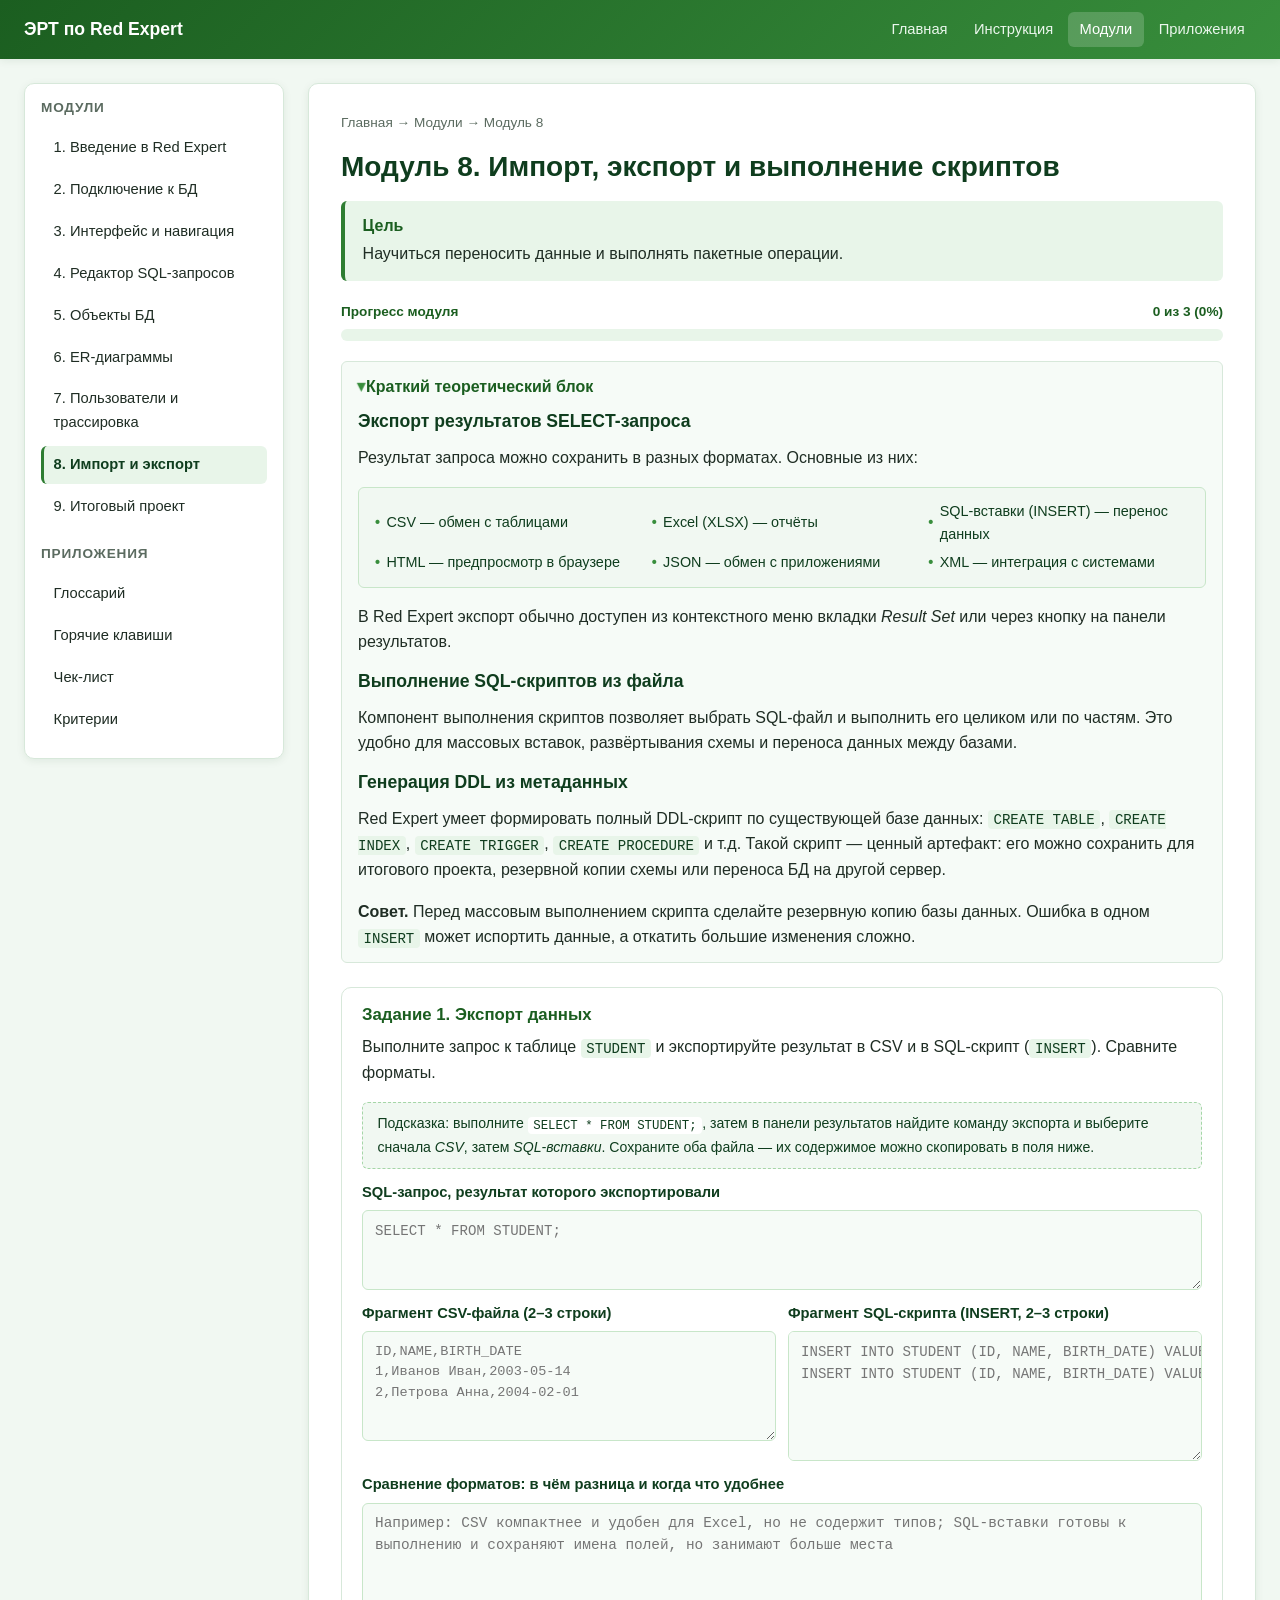
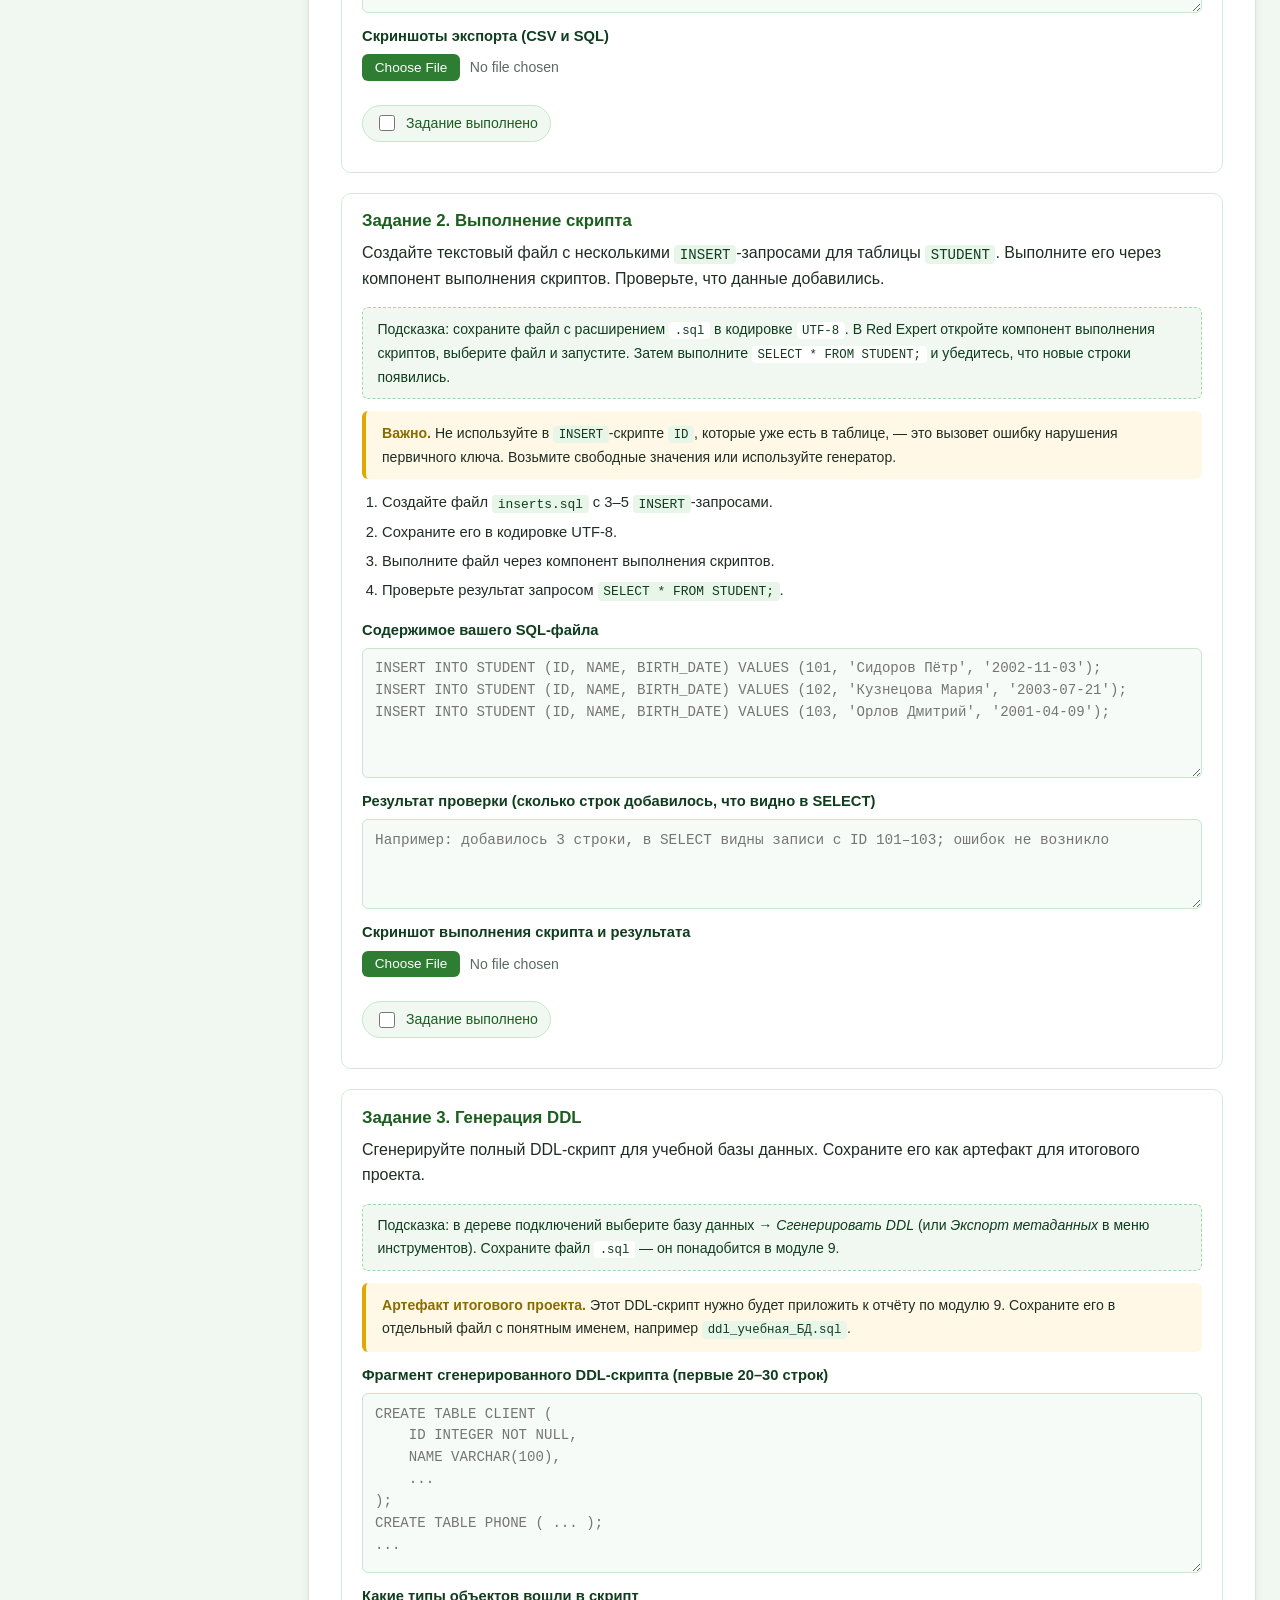
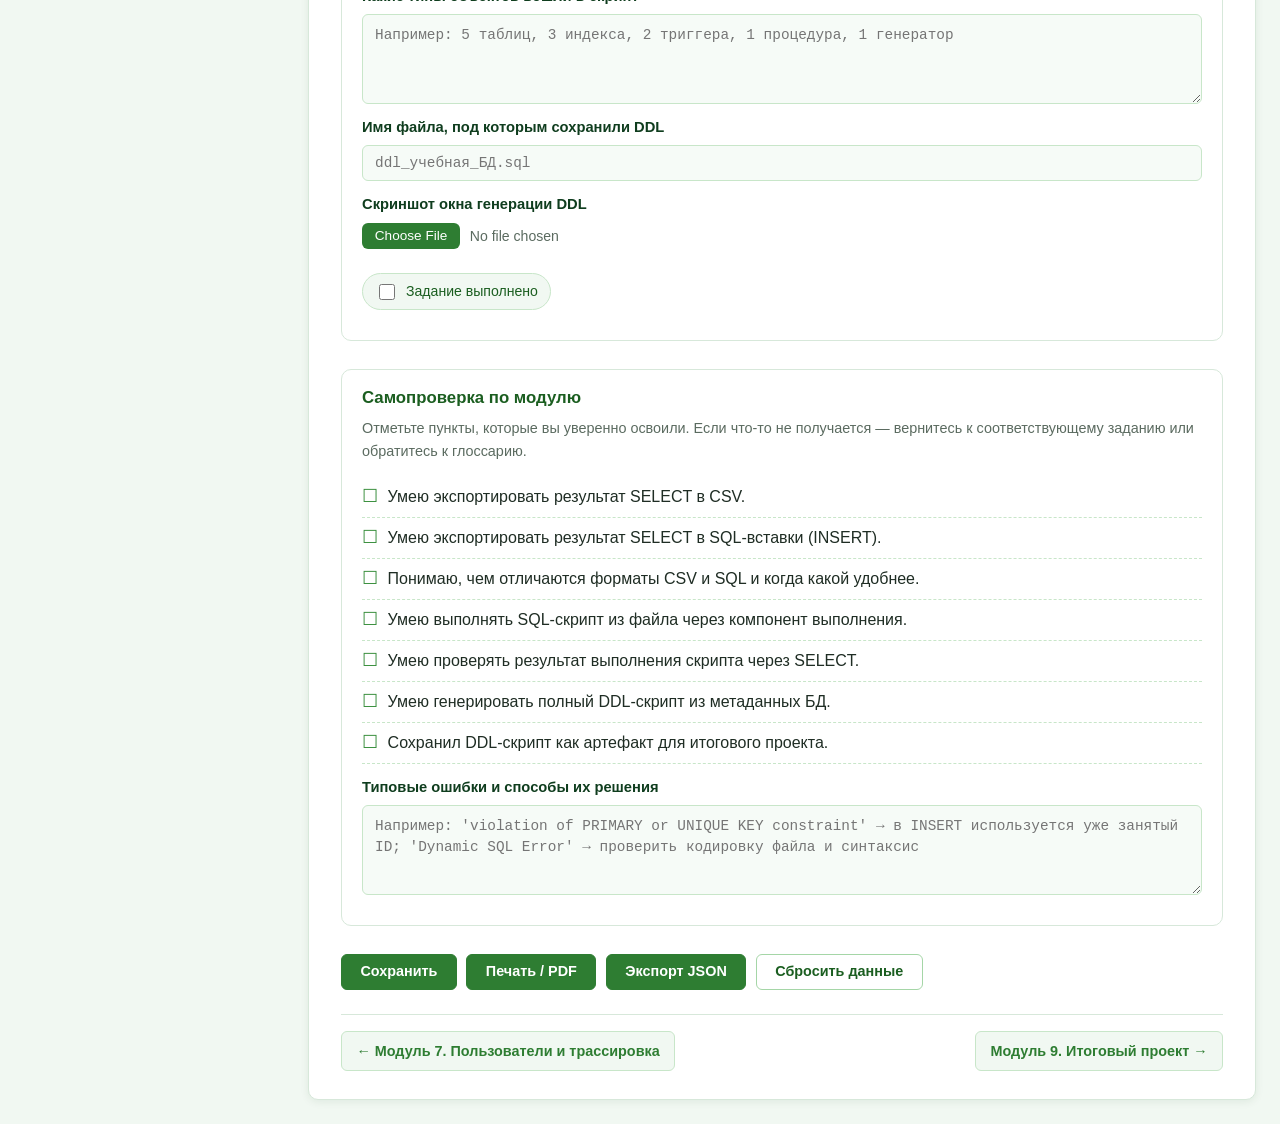
<file: modules/module8.html>
<!doctype html>
<html lang="ru">
<head>
  <meta charset="utf-8">
  <meta name="viewport" content="width=device-width, initial-scale=1">
  <title>Модуль 8. Импорт, экспорт и скрипты — ЭРТ по Red Expert</title>
  <meta name="description" content="Модуль 8: экспорт данных в CSV и SQL, выполнение скриптов из файла, генерация DDL из метаданных в Red Expert.">
  <link rel="stylesheet" href="../assets/css/style.css">

  <!-- Локальные стили только для этой страницы. -->
  <style>
    textarea.sql {
      min-height: 130px;
      font-family: var(--font-mono);
      font-size: 0.88rem;
      line-height: 1.55;
      white-space: pre;
      overflow-x: auto;
      tab-size: 2;
    }
    textarea.csv {
      min-height: 110px;
      font-family: var(--font-mono);
      font-size: 0.85rem;
      line-height: 1.5;
      white-space: pre;
      overflow-x: auto;
      background: var(--bg-soft);
    }
    .compare-grid {
      display: grid;
      grid-template-columns: 1fr 1fr;
      gap: 0.75rem;
      margin-top: 0.5rem;
    }
    .compare-grid label {
      margin: 0;
    }
    @media (max-width: 700px) {
      .compare-grid {
        grid-template-columns: 1fr;
      }
    }
    .hint-box {
      background: var(--green-50);
      border: 1px dashed var(--green-300);
      border-radius: var(--radius-sm);
      padding: 0.6rem 0.9rem;
      margin: 0.5rem 0 0.75rem;
      font-size: 0.88rem;
      color: var(--green-900);
    }
    .hint-box code {
      background: #fff;
    }
    .warning-box {
      background: #fff8e6;
      border-left: 4px solid #e0a800;
      border-radius: var(--radius-sm);
      padding: 0.7rem 1rem;
      margin: 0.5rem 0 0.75rem;
      font-size: 0.88rem;
    }
    .warning-box strong {
      color: #8a6d00;
    }
    .steps-list {
      margin: 0.5rem 0 1rem 1.25rem;
      padding: 0;
      font-size: 0.92rem;
    }
    .steps-list li {
      margin-bottom: 0.35rem;
    }
    .format-grid {
      display: grid;
      grid-template-columns: repeat(auto-fill, minmax(200px, 1fr));
      gap: 0.35rem 1rem;
      margin: 0.5rem 0 1rem;
      padding: 0.75rem 1rem;
      background: var(--green-50);
      border: 1px solid var(--green-200);
      border-radius: var(--radius-sm);
      font-size: 0.9rem;
    }
    .format-grid span {
      display: flex;
      align-items: center;
      gap: 0.4rem;
      color: var(--green-900);
    }
    .format-grid span::before {
      content: "•";
      color: var(--green-600);
      font-weight: 700;
    }
  </style>
</head>
<body>

  <!-- ================= Шапка ================= -->
  <header class="topbar">
    <a href="../index.html" class="logo">ЭРТ по Red Expert</a>
    <nav>
      <a href="../index.html">Главная</a>
      <a href="../instructions.html">Инструкция</a>
      <a href="../index.html#modules" class="active">Модули</a>
      <a href="../index.html#appendices">Приложения</a>
    </nav>
  </header>

  <div class="layout">

    <!-- ================= Боковое меню ================= -->
    <aside class="sidebar">
      <h2>Модули</h2>
      <ol>
        <li><a href="module1.html">1. Введение в Red Expert</a></li>
        <li><a href="module2.html">2. Подключение к БД</a></li>
        <li><a href="module3.html">3. Интерфейс и навигация</a></li>
        <li><a href="module4.html">4. Редактор SQL-запросов</a></li>
        <li><a href="module5.html">5. Объекты БД</a></li>
        <li><a href="module6.html">6. ER-диаграммы</a></li>
        <li><a href="module7.html">7. Пользователи и трассировка</a></li>
        <li><a href="module8.html" class="active">8. Импорт и экспорт</a></li>
        <li><a href="module9.html">9. Итоговый проект</a></li>
      </ol>

      <h2 style="margin-top: 1.25rem;">Приложения</h2>
      <ol>
        <li><a href="../appendices/glossary.html">Глоссарий</a></li>
        <li><a href="../appendices/reference.html">Горячие клавиши</a></li>
        <li><a href="../appendices/checklist.html">Чек-лист</a></li>
        <li><a href="../appendices/criteria.html">Критерии</a></li>
      </ol>
    </aside>

    <!-- ================= Основной контент ================= -->
    <main>

      <nav class="breadcrumbs">
        <a href="../index.html">Главная</a> →
        <a href="../index.html#modules">Модули</a> →
        Модуль 8
      </nav>

      <h1>Модуль 8. Импорт, экспорт и выполнение скриптов</h1>

      <!-- Цель -->
      <section class="goal">
        <h2>Цель</h2>
        <p>
          Научиться переносить данные и выполнять пакетные операции.
        </p>
      </section>

      <!-- Прогресс модуля -->
      <div class="progress" data-module-progress="m8">
        <div class="progress-label">
          <span>Прогресс модуля</span>
          <span>0 из 3 (0%)</span>
        </div>
        <div class="progress-track">
          <div class="progress-bar"></div>
        </div>
      </div>

      <!-- Теория -->
      <details class="theory" open>
        <summary>Краткий теоретический блок</summary>

        <h3>Экспорт результатов SELECT-запроса</h3>
        <p>
          Результат запроса можно сохранить в разных форматах. Основные из них:
        </p>
        <div class="format-grid">
          <span>CSV — обмен с таблицами</span>
          <span>Excel (XLSX) — отчёты</span>
          <span>SQL-вставки (INSERT) — перенос данных</span>
          <span>HTML — предпросмотр в браузере</span>
          <span>JSON — обмен с приложениями</span>
          <span>XML — интеграция с системами</span>
        </div>
        <p>
          В Red Expert экспорт обычно доступен из контекстного меню вкладки
          <em>Result Set</em> или через кнопку на панели результатов.
        </p>

        <h3>Выполнение SQL-скриптов из файла</h3>
        <p>
          Компонент выполнения скриптов позволяет выбрать SQL-файл и выполнить
          его целиком или по частям. Это удобно для массовых вставок,
          развёртывания схемы и переноса данных между базами.
        </p>

        <h3>Генерация DDL из метаданных</h3>
        <p>
          Red Expert умеет формировать полный DDL-скрипт по существующей
          базе данных: <code>CREATE TABLE</code>, <code>CREATE INDEX</code>,
          <code>CREATE TRIGGER</code>, <code>CREATE PROCEDURE</code> и т.д.
          Такой скрипт — ценный артефакт: его можно сохранить для итогового
          проекта, резервной копии схемы или переноса БД на другой сервер.
        </p>

        <div class="tip" style="margin-top: 0.75rem;">
          <strong>Совет.</strong> Перед массовым выполнением скрипта сделайте
          резервную копию базы данных. Ошибка в одном <code>INSERT</code>
          может испортить данные, а откатить большие изменения сложно.
        </div>
      </details>

      <!-- ================= Задание 1 ================= -->
      <section class="task" data-task="m8_t1">
        <h2>Задание 1. Экспорт данных</h2>
        <p>
          Выполните запрос к таблице <code>STUDENT</code> и экспортируйте
          результат в CSV и в SQL-скрипт (<code>INSERT</code>). Сравните
          форматы.
        </p>

        <div class="hint-box">
          Подсказка: выполните <code>SELECT * FROM STUDENT;</code>,
          затем в панели результатов найдите команду экспорта и выберите
          сначала <em>CSV</em>, затем <em>SQL-вставки</em>. Сохраните оба
          файла — их содержимое можно скопировать в поля ниже.
        </div>

        <label>SQL-запрос, результат которого экспортировали
          <textarea class="sql" data-save="m8_t1_query" style="min-height: 80px;"
                    placeholder="SELECT * FROM STUDENT;"></textarea>
        </label>

        <div class="compare-grid">
          <label>Фрагмент CSV-файла (2–3 строки)
            <textarea class="csv" data-save="m8_t1_csv"
                      placeholder="ID,NAME,BIRTH_DATE&#10;1,Иванов Иван,2003-05-14&#10;2,Петрова Анна,2004-02-01"></textarea>
          </label>
          <label>Фрагмент SQL-скрипта (INSERT, 2–3 строки)
            <textarea class="sql" data-save="m8_t1_sql"
                      placeholder="INSERT INTO STUDENT (ID, NAME, BIRTH_DATE) VALUES (1, 'Иванов Иван', '2003-05-14');&#10;INSERT INTO STUDENT (ID, NAME, BIRTH_DATE) VALUES (2, 'Петрова Анна', '2004-02-01');"></textarea>
          </label>
        </div>

        <label>Сравнение форматов: в чём разница и когда что удобнее
          <textarea data-save="m8_t1_compare" style="min-height: 110px;"
                    placeholder="Например: CSV компактнее и удобен для Excel, но не содержит типов; SQL-вставки готовы к выполнению и сохраняют имена полей, но занимают больше места"></textarea>
        </label>

        <label>Скриншоты экспорта (CSV и SQL)
          <input type="file" accept="image/*" data-preview="m8_t1_img">
        </label>
        <div class="preview" id="preview-m8_t1_img"></div>

        <label class="done">
          <input type="checkbox" data-progress="m8_t1">
          Задание выполнено
        </label>
      </section>

      <!-- ================= Задание 2 ================= -->
      <section class="task" data-task="m8_t2">
        <h2>Задание 2. Выполнение скрипта</h2>
        <p>
          Создайте текстовый файл с несколькими <code>INSERT</code>-запросами
          для таблицы <code>STUDENT</code>. Выполните его через компонент
          выполнения скриптов. Проверьте, что данные добавились.
        </p>

        <div class="hint-box">
          Подсказка: сохраните файл с расширением <code>.sql</code> в кодировке
          <code>UTF-8</code>. В Red Expert откройте компонент выполнения
          скриптов, выберите файл и запустите. Затем выполните
          <code>SELECT * FROM STUDENT;</code> и убедитесь, что новые строки
          появились.
        </div>

        <div class="warning-box">
          <strong>Важно.</strong> Не используйте в <code>INSERT</code>-скрипте
          <code>ID</code>, которые уже есть в таблице, — это вызовет ошибку
          нарушения первичного ключа. Возьмите свободные значения или используйте
          генератор.
        </div>

        <ol class="steps-list">
          <li>Создайте файл <code>inserts.sql</code> с 3–5 <code>INSERT</code>-запросами.</li>
          <li>Сохраните его в кодировке UTF-8.</li>
          <li>Выполните файл через компонент выполнения скриптов.</li>
          <li>Проверьте результат запросом <code>SELECT * FROM STUDENT;</code>.</li>
        </ol>

        <label>Содержимое вашего SQL-файла
          <textarea class="sql" data-save="m8_t2_script"
                    placeholder="INSERT INTO STUDENT (ID, NAME, BIRTH_DATE) VALUES (101, 'Сидоров Пётр', '2002-11-03');&#10;INSERT INTO STUDENT (ID, NAME, BIRTH_DATE) VALUES (102, 'Кузнецова Мария', '2003-07-21');&#10;INSERT INTO STUDENT (ID, NAME, BIRTH_DATE) VALUES (103, 'Орлов Дмитрий', '2001-04-09');"></textarea>
        </label>

        <label>Результат проверки (сколько строк добавилось, что видно в SELECT)
          <textarea data-save="m8_t2_result"
                    placeholder="Например: добавилось 3 строки, в SELECT видны записи с ID 101–103; ошибок не возникло"></textarea>
        </label>

        <label>Скриншот выполнения скрипта и результата
          <input type="file" accept="image/*" data-preview="m8_t2_img">
        </label>
        <div class="preview" id="preview-m8_t2_img"></div>

        <label class="done">
          <input type="checkbox" data-progress="m8_t2">
          Задание выполнено
        </label>
      </section>

      <!-- ================= Задание 3 ================= -->
      <section class="task" data-task="m8_t3">
        <h2>Задание 3. Генерация DDL</h2>
        <p>
          Сгенерируйте полный DDL-скрипт для учебной базы данных. Сохраните
          его как артефакт для итогового проекта.
        </p>

        <div class="hint-box">
          Подсказка: в дереве подключений выберите базу данных →
          <em>Сгенерировать DDL</em> (или <em>Экспорт метаданных</em>
          в меню инструментов). Сохраните файл <code>.sql</code> — он
          понадобится в модуле 9.
        </div>

        <div class="warning-box">
          <strong>Артефакт итогового проекта.</strong> Этот DDL-скрипт нужно
          будет приложить к отчёту по модулю 9. Сохраните его в отдельный файл
          с понятным именем, например <code>ddl_учебная_БД.sql</code>.
        </div>

        <label>Фрагмент сгенерированного DDL-скрипта (первые 20–30 строк)
          <textarea class="sql" data-save="m8_t3_ddl" style="min-height: 180px;"
                    placeholder="CREATE TABLE CLIENT (&#10;    ID INTEGER NOT NULL,&#10;    NAME VARCHAR(100),&#10;    ...&#10;);&#10;CREATE TABLE PHONE ( ... );&#10;..."></textarea>
        </label>

        <label>Какие типы объектов вошли в скрипт
          <textarea data-save="m8_t3_objects"
                    placeholder="Например: 5 таблиц, 3 индекса, 2 триггера, 1 процедура, 1 генератор"></textarea>
        </label>

        <label>Имя файла, под которым сохранили DDL
          <input type="text" data-save="m8_t3_filename" placeholder="ddl_учебная_БД.sql"
                 style="display: block; width: 100%; margin-top: 0.35rem; padding: 0.55rem 0.75rem; font-family: var(--font-mono); font-size: 0.9rem; background: var(--bg-soft); border: 1px solid var(--green-200); border-radius: var(--radius-sm);">
        </label>

        <label>Скриншот окна генерации DDL
          <input type="file" accept="image/*" data-preview="m8_t3_img">
        </label>
        <div class="preview" id="preview-m8_t3_img"></div>

        <label class="done">
          <input type="checkbox" data-progress="m8_t3">
          Задание выполнено
        </label>
      </section>

      <!-- ================= Самопроверка ================= -->
      <section class="task" style="margin-top: 1.75rem;">
        <h2>Самопроверка по модулю</h2>
        <p style="color: var(--text-muted); font-size: 0.9rem;">
          Отметьте пункты, которые вы уверенно освоили. Если что-то не получается —
          вернитесь к соответствующему заданию или обратитесь к глоссарию.
        </p>
        <ul class="checklist">
          <li>Умею экспортировать результат SELECT в CSV.</li>
          <li>Умею экспортировать результат SELECT в SQL-вставки (INSERT).</li>
          <li>Понимаю, чем отличаются форматы CSV и SQL и когда какой удобнее.</li>
          <li>Умею выполнять SQL-скрипт из файла через компонент выполнения.</li>
          <li>Умею проверять результат выполнения скрипта через SELECT.</li>
          <li>Умею генерировать полный DDL-скрипт из метаданных БД.</li>
          <li>Сохранил DDL-скрипт как артефакт для итогового проекта.</li>
        </ul>
        <label>Типовые ошибки и способы их решения
          <textarea data-save="m8_check"
                    placeholder="Например: 'violation of PRIMARY or UNIQUE KEY constraint' → в INSERT используется уже занятый ID; 'Dynamic SQL Error' → проверить кодировку файла и синтаксис"></textarea>
        </label>
      </section>

      <!-- ================= Кнопки ================= -->
      <div class="actions">
        <button data-save-all>Сохранить</button>
        <button data-print>Печать / PDF</button>
        <button data-export>Экспорт JSON</button>
        <button class="secondary" data-reset>Сбросить данные</button>
      </div>

      <!-- ================= Навигация ================= -->
      <nav class="pager">
        <a href="module7.html">← Модуль 7. Пользователи и трассировка</a>
        <a href="module9.html">Модуль 9. Итоговый проект →</a>
      </nav>

    </main>
  </div>

  <script src="../assets/js/app.js"></script>
</body>
</html>
</file>
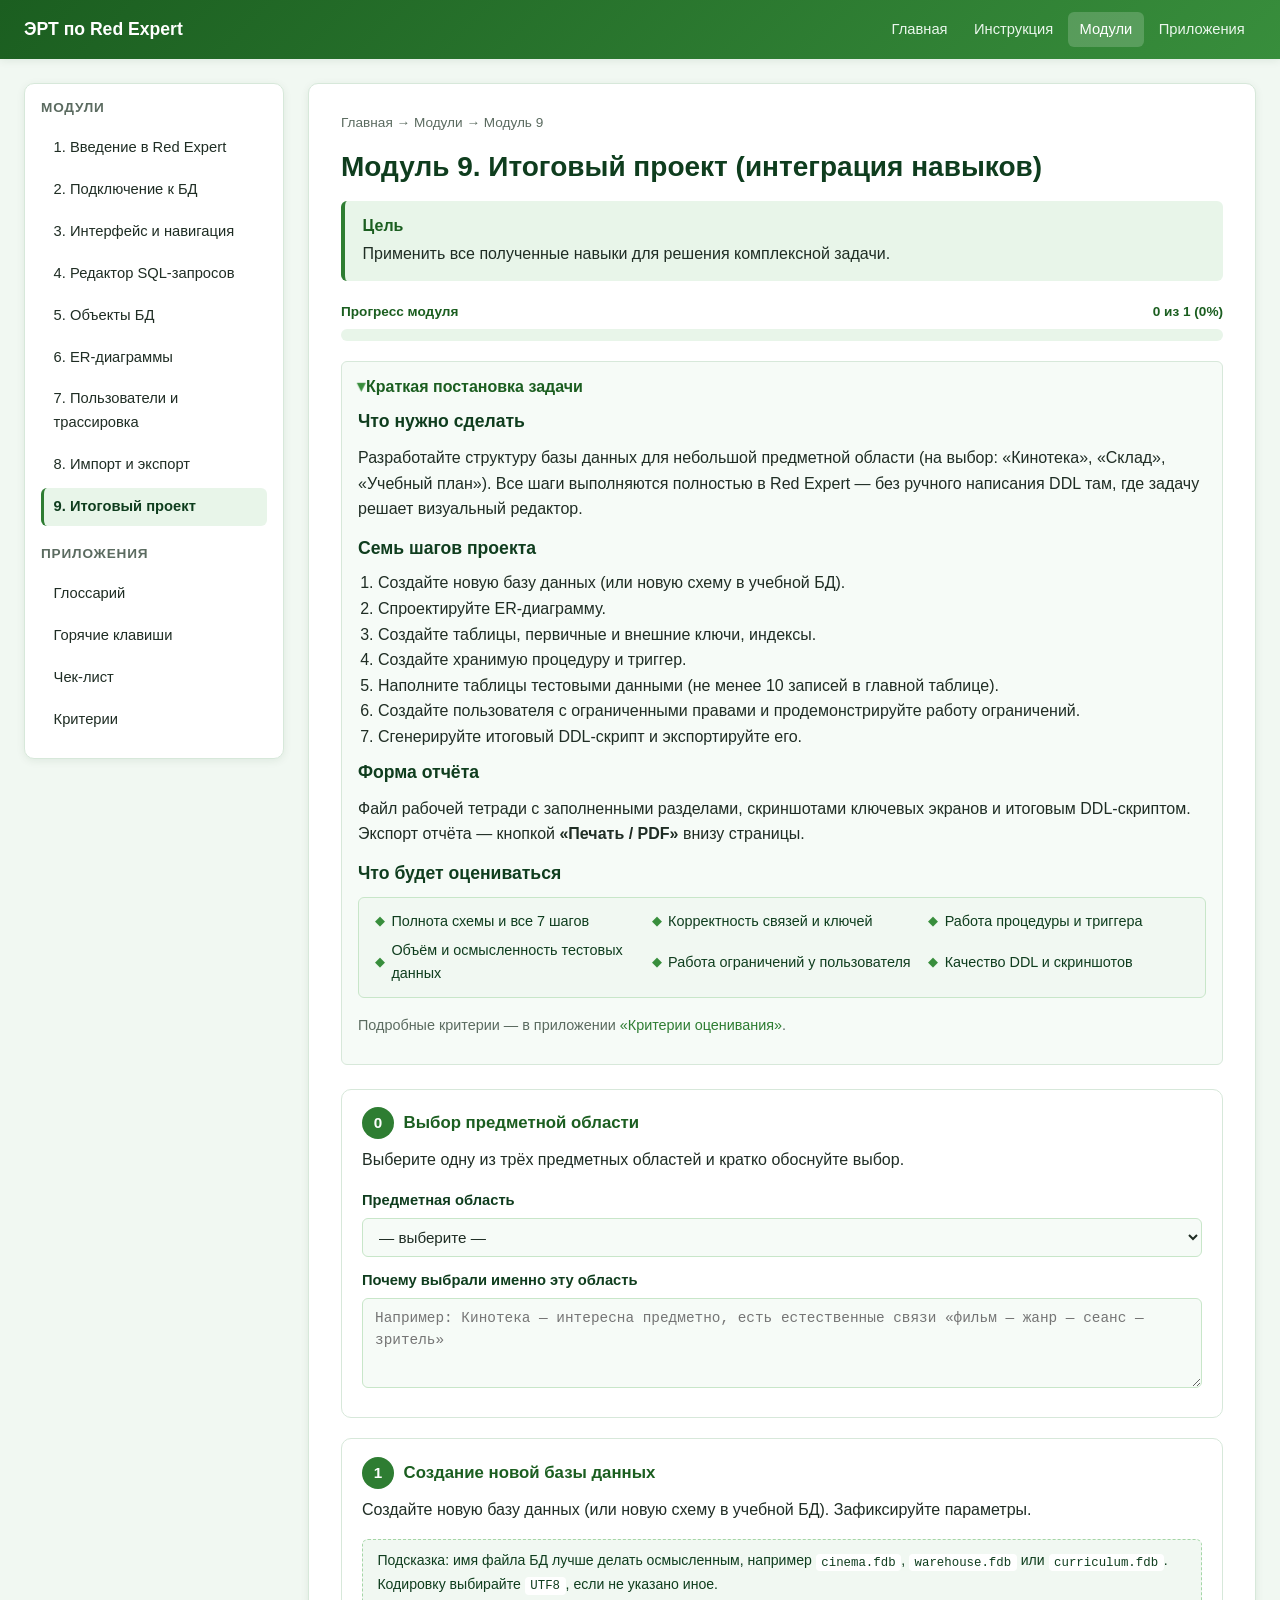
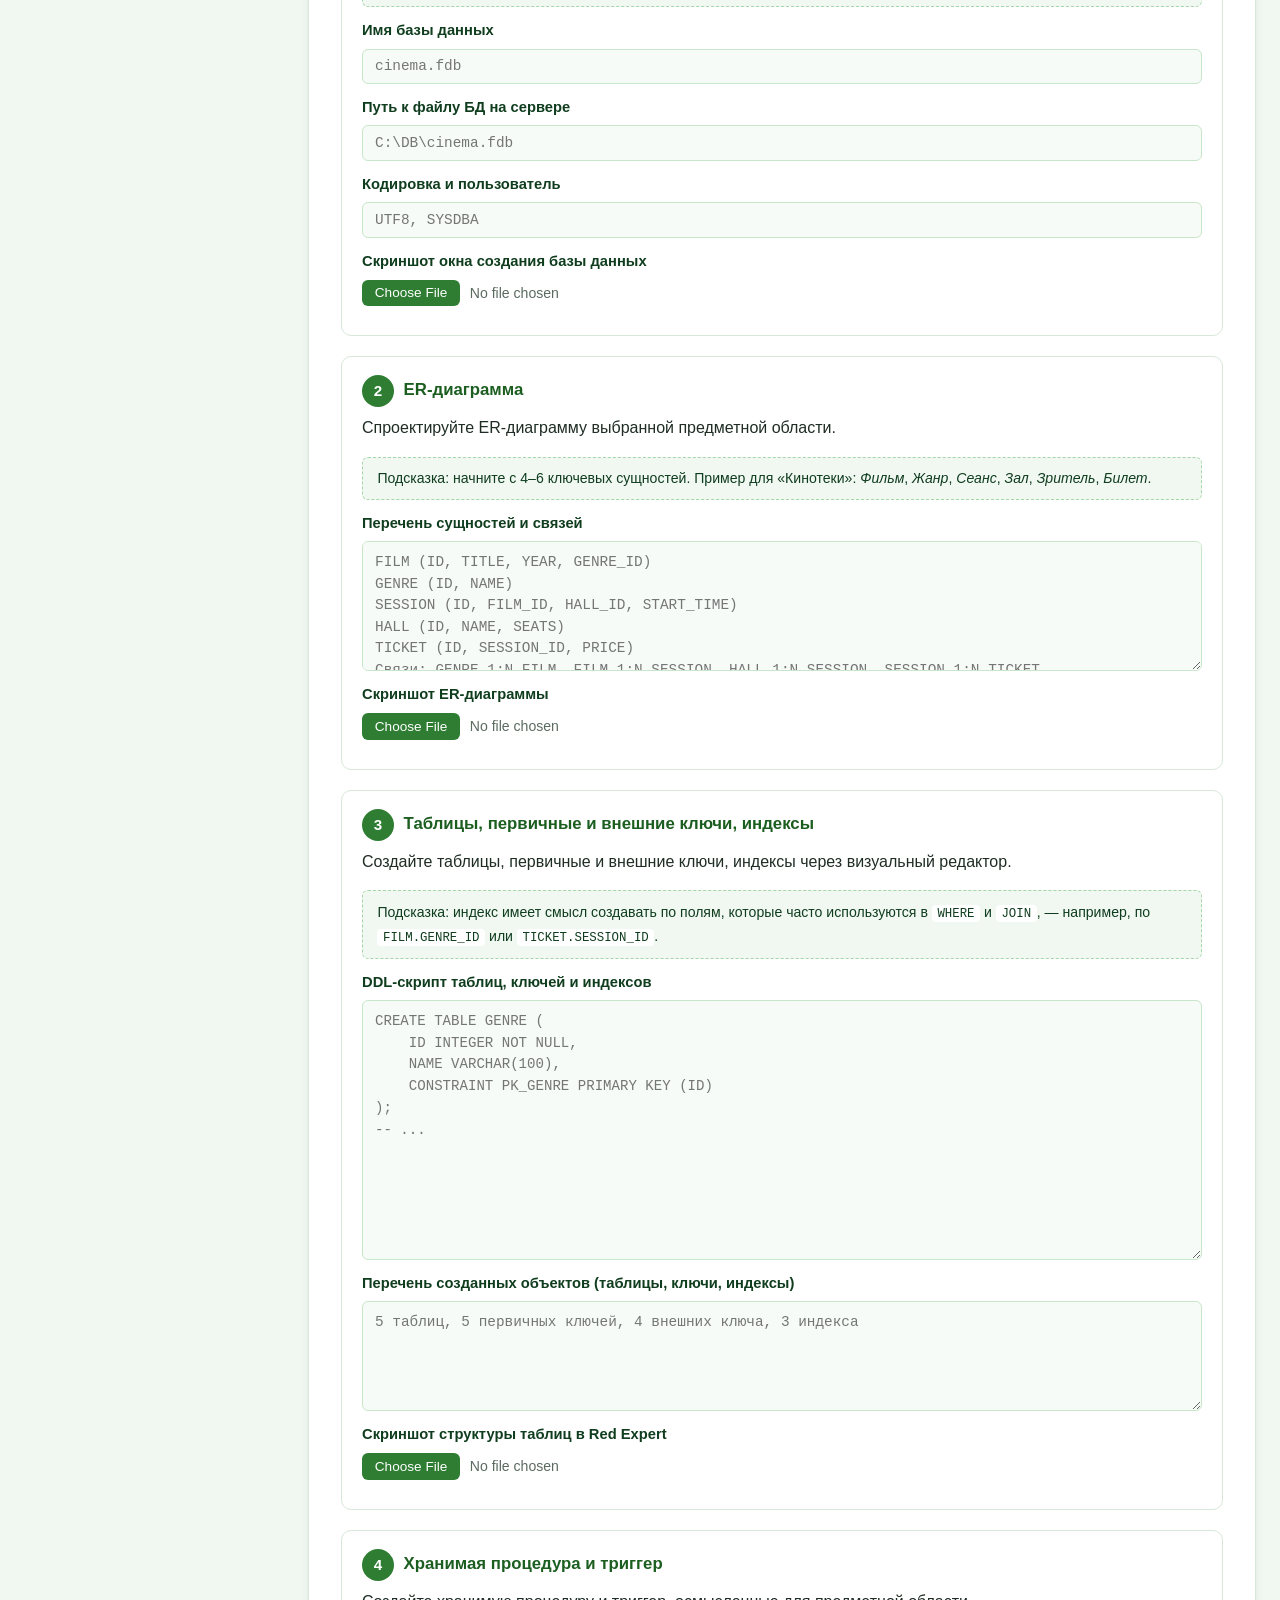
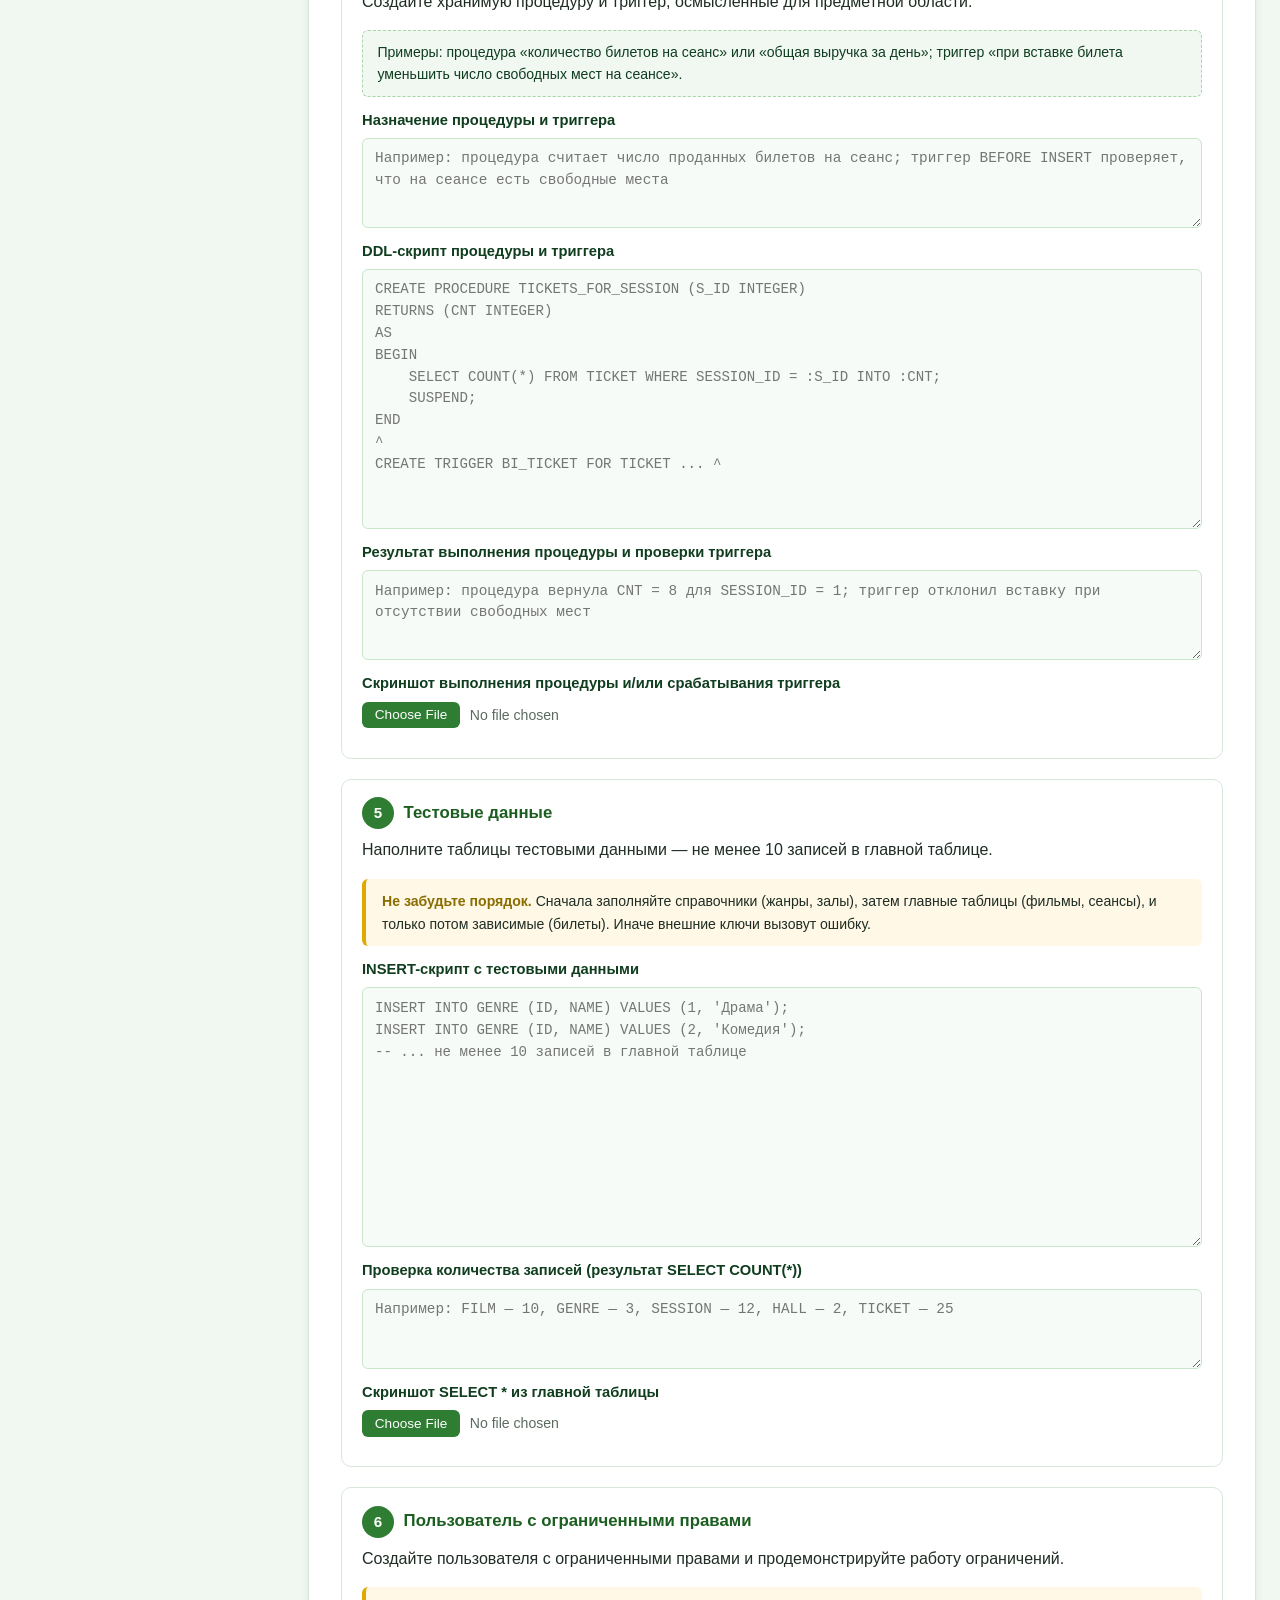
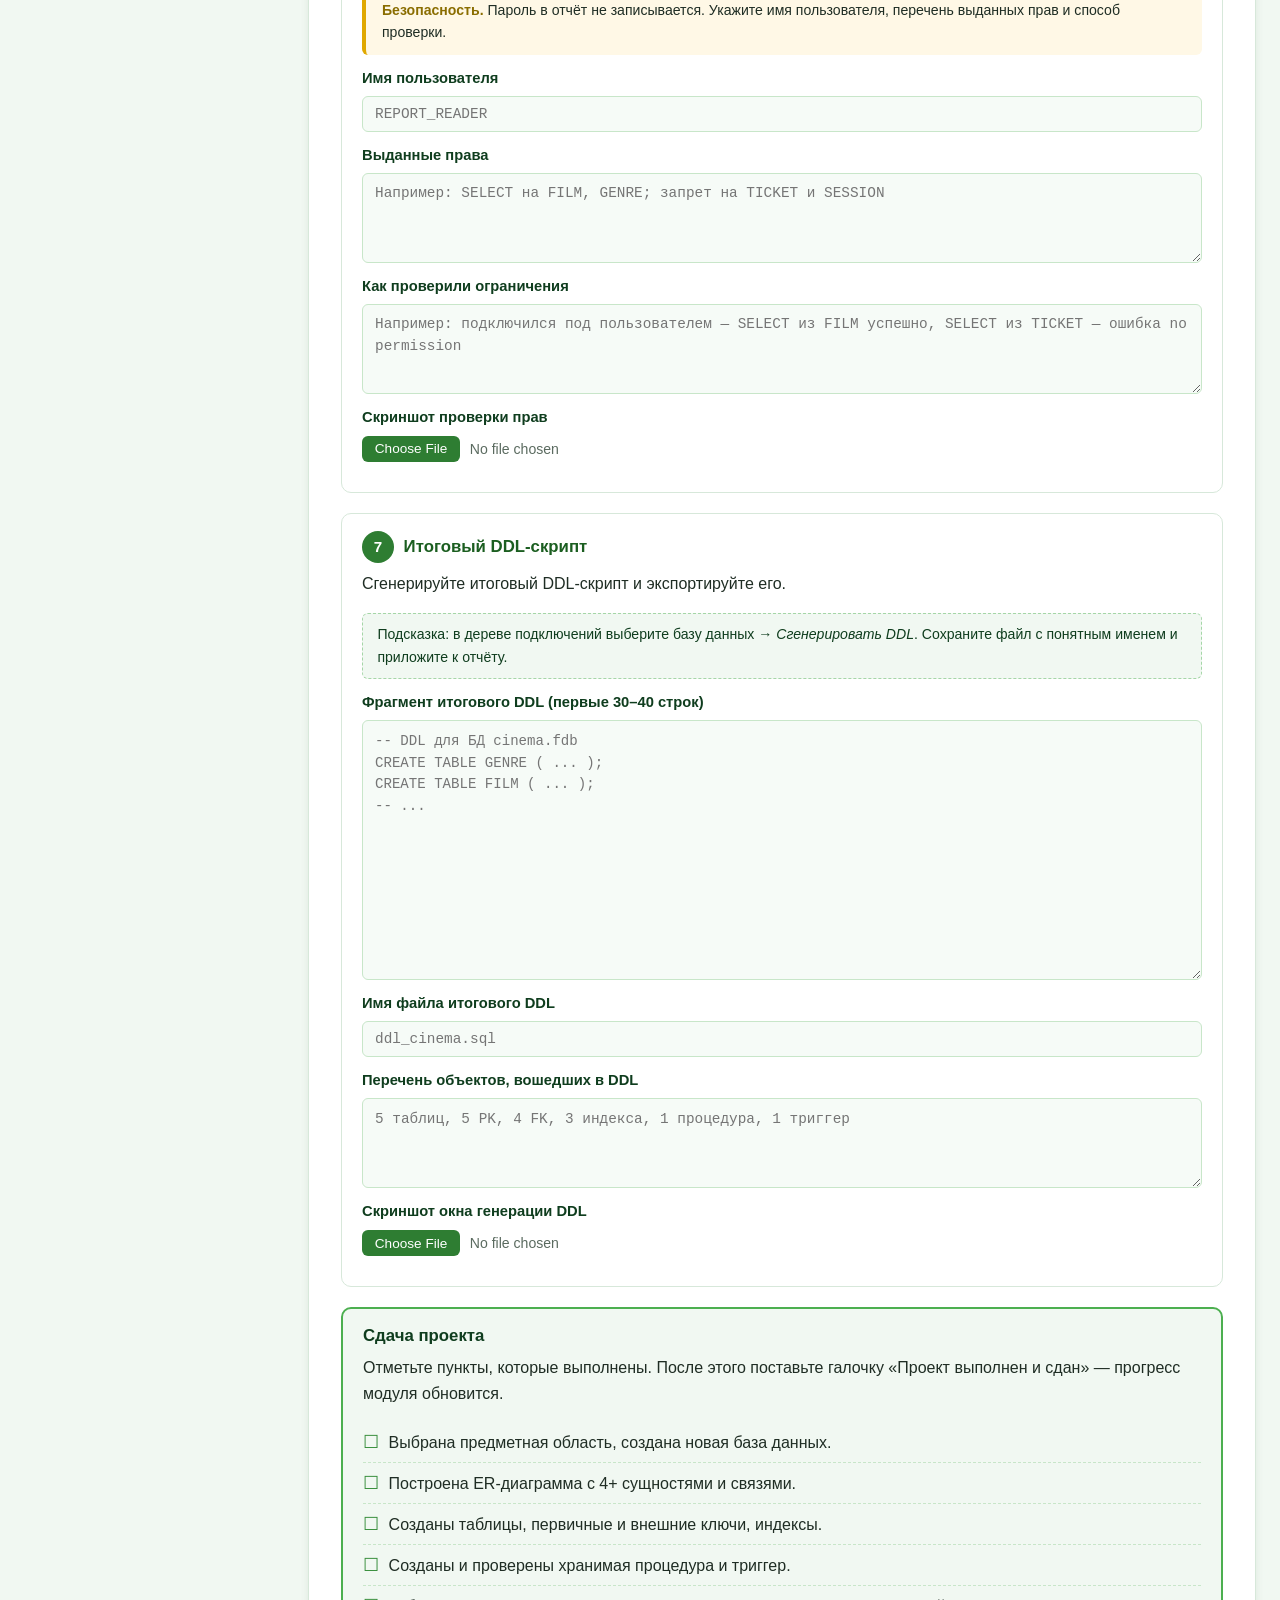
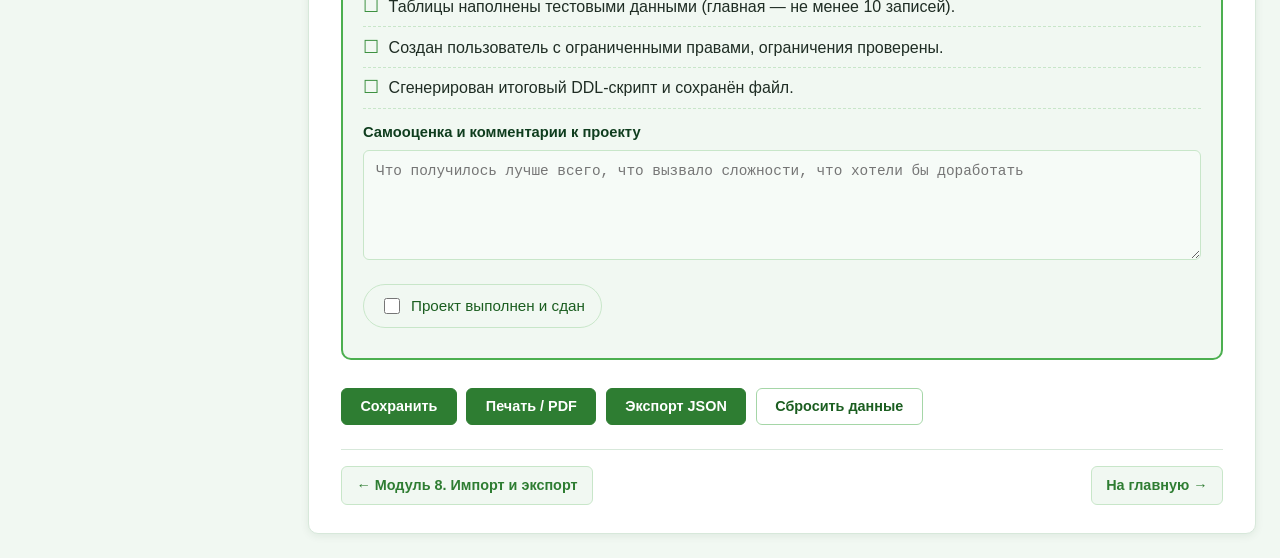
<file: modules/module9.html>
<!doctype html>
<html lang="ru">
<head>
  <meta charset="utf-8">
  <meta name="viewport" content="width=device-width, initial-scale=1">
  <title>Модуль 9. Итоговый проект — ЭРТ по Red Expert</title>
  <meta name="description" content="Модуль 9: итоговый проект по разработке структуры базы данных в Red Expert — ER-диаграмма, таблицы, процедуры, триггеры, пользователи, DDL.">
  <link rel="stylesheet" href="../assets/css/style.css">

  <!-- Локальные стили только для этой страницы. -->
  <style>
    textarea.sql {
      min-height: 140px;
      font-family: var(--font-mono);
      font-size: 0.88rem;
      line-height: 1.55;
      white-space: pre;
      overflow-x: auto;
      tab-size: 2;
    }
    textarea.sql.tall {
      min-height: 260px;
    }
    textarea.data {
      min-height: 140px;
      font-family: var(--font-mono);
      font-size: 0.86rem;
      line-height: 1.5;
      white-space: pre;
      overflow-x: auto;
      background: var(--bg-soft);
    }
    .hint-box {
      background: var(--green-50);
      border: 1px dashed var(--green-300);
      border-radius: var(--radius-sm);
      padding: 0.6rem 0.9rem;
      margin: 0.5rem 0 0.75rem;
      font-size: 0.88rem;
      color: var(--green-900);
    }
    .hint-box code {
      background: #fff;
    }
    .warning-box {
      background: #fff8e6;
      border-left: 4px solid #e0a800;
      border-radius: var(--radius-sm);
      padding: 0.7rem 1rem;
      margin: 0.5rem 0 0.75rem;
      font-size: 0.88rem;
    }
    .warning-box strong {
      color: #8a6d00;
    }
    .theme-select {
      display: block;
      width: 100%;
      margin-top: 0.35rem;
      padding: 0.55rem 0.75rem;
      font-family: var(--font);
      font-size: 0.95rem;
      color: var(--text);
      background: var(--bg-soft);
      border: 1px solid var(--green-200);
      border-radius: var(--radius-sm);
      transition: border-color var(--transition), background var(--transition);
    }
    .theme-select:focus {
      background: #fff;
      border-color: var(--green-600);
      outline: none;
      box-shadow: 0 0 0 3px rgba(76, 175, 80, 0.15);
    }
    .step-header {
      display: flex;
      align-items: center;
      gap: 0.6rem;
      margin-bottom: 0.5rem;
    }
    .step-num {
      display: inline-flex;
      align-items: center;
      justify-content: center;
      flex: 0 0 auto;
      width: 32px;
      height: 32px;
      font-weight: 700;
      color: #fff;
      background: var(--green-700);
      border-radius: 50%;
      font-size: 0.95rem;
    }
    .step-header h2 {
      margin: 0;
      font-size: 1.05rem;
      color: var(--green-800);
    }
    .criteria-list {
      display: grid;
      grid-template-columns: repeat(auto-fill, minmax(240px, 1fr));
      gap: 0.4rem 1rem;
      margin: 0.5rem 0 1rem;
      padding: 0.75rem 1rem;
      background: var(--green-50);
      border: 1px solid var(--green-200);
      border-radius: var(--radius-sm);
      font-size: 0.9rem;
    }
    .criteria-list span {
      display: flex;
      align-items: center;
      gap: 0.4rem;
      color: var(--green-900);
    }
    .criteria-list span::before {
      content: "◆";
      color: var(--green-600);
      font-size: 0.8rem;
    }
    .inline-input {
      display: block;
      width: 100%;
      margin-top: 0.35rem;
      padding: 0.55rem 0.75rem;
      font-family: var(--font-mono);
      font-size: 0.9rem;
      color: var(--text);
      background: var(--bg-soft);
      border: 1px solid var(--green-200);
      border-radius: var(--radius-sm);
      transition: border-color var(--transition), background var(--transition);
    }
    .inline-input:focus {
      background: #fff;
      border-color: var(--green-600);
      outline: none;
      box-shadow: 0 0 0 3px rgba(76, 175, 80, 0.15);
    }
    .final-block {
      border: 2px solid var(--green-500);
      background: var(--green-50);
    }
    .final-block h2 {
      color: var(--green-900);
    }
  </style>
</head>
<body>

  <!-- ================= Шапка ================= -->
  <header class="topbar">
    <a href="../index.html" class="logo">ЭРТ по Red Expert</a>
    <nav>
      <a href="../index.html">Главная</a>
      <a href="../instructions.html">Инструкция</a>
      <a href="../index.html#modules" class="active">Модули</a>
      <a href="../index.html#appendices">Приложения</a>
    </nav>
  </header>

  <div class="layout">

    <!-- ================= Боковое меню ================= -->
    <aside class="sidebar">
      <h2>Модули</h2>
      <ol>
        <li><a href="module1.html">1. Введение в Red Expert</a></li>
        <li><a href="module2.html">2. Подключение к БД</a></li>
        <li><a href="module3.html">3. Интерфейс и навигация</a></li>
        <li><a href="module4.html">4. Редактор SQL-запросов</a></li>
        <li><a href="module5.html">5. Объекты БД</a></li>
        <li><a href="module6.html">6. ER-диаграммы</a></li>
        <li><a href="module7.html">7. Пользователи и трассировка</a></li>
        <li><a href="module8.html">8. Импорт и экспорт</a></li>
        <li><a href="module9.html" class="active">9. Итоговый проект</a></li>
      </ol>

      <h2 style="margin-top: 1.25rem;">Приложения</h2>
      <ol>
        <li><a href="../appendices/glossary.html">Глоссарий</a></li>
        <li><a href="../appendices/reference.html">Горячие клавиши</a></li>
        <li><a href="../appendices/checklist.html">Чек-лист</a></li>
        <li><a href="../appendices/criteria.html">Критерии</a></li>
      </ol>
    </aside>

    <!-- ================= Основной контент ================= -->
    <main>

      <nav class="breadcrumbs">
        <a href="../index.html">Главная</a> →
        <a href="../index.html#modules">Модули</a> →
        Модуль 9
      </nav>

      <h1>Модуль 9. Итоговый проект (интеграция навыков)</h1>

      <!-- Цель -->
      <section class="goal">
        <h2>Цель</h2>
        <p>
          Применить все полученные навыки для решения комплексной задачи.
        </p>
      </section>

      <!-- Прогресс модуля -->
      <div class="progress" data-module-progress="m9">
        <div class="progress-label">
          <span>Прогресс модуля</span>
          <span>0 из 1 (0%)</span>
        </div>
        <div class="progress-track">
          <div class="progress-bar"></div>
        </div>
      </div>

      <!-- Теория / постановка -->
      <details class="theory" open>
        <summary>Краткая постановка задачи</summary>

        <h3>Что нужно сделать</h3>
        <p>
          Разработайте структуру базы данных для небольшой предметной
          области (на выбор: «Кинотека», «Склад», «Учебный план»).
          Все шаги выполняются полностью в Red Expert — без ручного
          написания DDL там, где задачу решает визуальный редактор.
        </p>

        <h3>Семь шагов проекта</h3>
        <ol style="margin: 0.5rem 0 0.75rem 1.25rem; padding: 0;">
          <li>Создайте новую базу данных (или новую схему в учебной БД).</li>
          <li>Спроектируйте ER-диаграмму.</li>
          <li>Создайте таблицы, первичные и внешние ключи, индексы.</li>
          <li>Создайте хранимую процедуру и триггер.</li>
          <li>Наполните таблицы тестовыми данными (не менее 10 записей в главной таблице).</li>
          <li>Создайте пользователя с ограниченными правами и продемонстрируйте работу ограничений.</li>
          <li>Сгенерируйте итоговый DDL-скрипт и экспортируйте его.</li>
        </ol>

        <h3>Форма отчёта</h3>
        <p>
          Файл рабочей тетради с заполненными разделами, скриншотами
          ключевых экранов и итоговым DDL-скриптом. Экспорт отчёта —
          кнопкой <strong>«Печать / PDF»</strong> внизу страницы.
        </p>

        <h3>Что будет оцениваться</h3>
        <div class="criteria-list">
          <span>Полнота схемы и все 7 шагов</span>
          <span>Корректность связей и ключей</span>
          <span>Работа процедуры и триггера</span>
          <span>Объём и осмысленность тестовых данных</span>
          <span>Работа ограничений у пользователя</span>
          <span>Качество DDL и скриншотов</span>
        </div>
        <p style="font-size: 0.9rem; color: var(--text-muted);">
          Подробные критерии — в приложении
          <a href="../appendices/criteria.html">«Критерии оценивания»</a>.
        </p>
      </details>

      <!-- ================= Шаг 0. Предметная область ================= -->
      <section class="task">
        <div class="step-header">
          <span class="step-num">0</span>
          <h2>Выбор предметной области</h2>
        </div>
        <p>
          Выберите одну из трёх предметных областей и кратко обоснуйте выбор.
        </p>

        <label>Предметная область
          <select class="theme-select" data-save="m9_theme">
            <option value="">— выберите —</option>
            <option value="cinema">Кинотека</option>
            <option value="warehouse">Склад</option>
            <option value="curriculum">Учебный план</option>
          </select>
        </label>

        <label>Почему выбрали именно эту область
          <textarea data-save="m9_theme_reason"
                    placeholder="Например: Кинотека — интересна предметно, есть естественные связи «фильм — жанр — сеанс — зритель»"></textarea>
        </label>
      </section>

      <!-- ================= Шаг 1. Создание БД ================= -->
      <section class="task">
        <div class="step-header">
          <span class="step-num">1</span>
          <h2>Создание новой базы данных</h2>
        </div>
        <p>
          Создайте новую базу данных (или новую схему в учебной БД).
          Зафиксируйте параметры.
        </p>

        <div class="hint-box">
          Подсказка: имя файла БД лучше делать осмысленным, например
          <code>cinema.fdb</code>, <code>warehouse.fdb</code> или
          <code>curriculum.fdb</code>. Кодировку выбирайте <code>UTF8</code>,
          если не указано иное.
        </div>

        <label>Имя базы данных
          <input type="text" class="inline-input" data-save="m9_s1_dbname" placeholder="cinema.fdb">
        </label>

        <label>Путь к файлу БД на сервере
          <input type="text" class="inline-input" data-save="m9_s1_path" placeholder="C:\DB\cinema.fdb">
        </label>

        <label>Кодировка и пользователь
          <input type="text" class="inline-input" data-save="m9_s1_charset" placeholder="UTF8, SYSDBA">
        </label>

        <label>Скриншот окна создания базы данных
          <input type="file" accept="image/*" data-preview="m9_s1_img">
        </label>
        <div class="preview" id="preview-m9_s1_img"></div>
      </section>

      <!-- ================= Шаг 2. ER-диаграмма ================= -->
      <section class="task">
        <div class="step-header">
          <span class="step-num">2</span>
          <h2>ER-диаграмма</h2>
        </div>
        <p>
          Спроектируйте ER-диаграмму выбранной предметной области.
        </p>

        <div class="hint-box">
          Подсказка: начните с 4–6 ключевых сущностей. Пример для «Кинотеки»:
          <em>Фильм</em>, <em>Жанр</em>, <em>Сеанс</em>, <em>Зал</em>,
          <em>Зритель</em>, <em>Билет</em>.
        </div>

        <label>Перечень сущностей и связей
          <textarea data-save="m9_s2_entities" style="min-height: 130px;"
                    placeholder="FILM (ID, TITLE, YEAR, GENRE_ID)&#10;GENRE (ID, NAME)&#10;SESSION (ID, FILM_ID, HALL_ID, START_TIME)&#10;HALL (ID, NAME, SEATS)&#10;TICKET (ID, SESSION_ID, PRICE)&#10;Связи: GENRE 1:N FILM, FILM 1:N SESSION, HALL 1:N SESSION, SESSION 1:N TICKET"></textarea>
        </label>

        <label>Скриншот ER-диаграммы
          <input type="file" accept="image/*" data-preview="m9_s2_img">
        </label>
        <div class="preview" id="preview-m9_s2_img"></div>
      </section>

      <!-- ================= Шаг 3. Таблицы, ключи, индексы ================= -->
      <section class="task">
        <div class="step-header">
          <span class="step-num">3</span>
          <h2>Таблицы, первичные и внешние ключи, индексы</h2>
        </div>
        <p>
          Создайте таблицы, первичные и внешние ключи, индексы через
          визуальный редактор.
        </p>

        <div class="hint-box">
          Подсказка: индекс имеет смысл создавать по полям, которые часто
          используются в <code>WHERE</code> и <code>JOIN</code>, —
          например, по <code>FILM.GENRE_ID</code> или
          <code>TICKET.SESSION_ID</code>.
        </div>

        <label>DDL-скрипт таблиц, ключей и индексов
          <textarea class="sql tall" data-save="m9_s3_ddl"
                    placeholder="CREATE TABLE GENRE (&#10;    ID INTEGER NOT NULL,&#10;    NAME VARCHAR(100),&#10;    CONSTRAINT PK_GENRE PRIMARY KEY (ID)&#10;);&#10;-- ..."></textarea>
        </label>

        <label>Перечень созданных объектов (таблицы, ключи, индексы)
          <textarea data-save="m9_s3_objects" style="min-height: 110px;"
                    placeholder="5 таблиц, 5 первичных ключей, 4 внешних ключа, 3 индекса"></textarea>
        </label>

        <label>Скриншот структуры таблиц в Red Expert
          <input type="file" accept="image/*" data-preview="m9_s3_img">
        </label>
        <div class="preview" id="preview-m9_s3_img"></div>
      </section>

      <!-- ================= Шаг 4. Процедура и триггер ================= -->
      <section class="task">
        <div class="step-header">
          <span class="step-num">4</span>
          <h2>Хранимая процедура и триггер</h2>
        </div>
        <p>
          Создайте хранимую процедуру и триггер, осмысленные для предметной
          области.
        </p>

        <div class="hint-box">
          Примеры: процедура «количество билетов на сеанс» или
          «общая выручка за день»; триггер «при вставке билета уменьшить
          число свободных мест на сеансе».
        </div>

        <label>Назначение процедуры и триггера
          <textarea data-save="m9_s4_purpose"
                    placeholder="Например: процедура считает число проданных билетов на сеанс; триггер BEFORE INSERT проверяет, что на сеансе есть свободные места"></textarea>
        </label>

        <label>DDL-скрипт процедуры и триггера
          <textarea class="sql tall" data-save="m9_s4_ddl"
                    placeholder="CREATE PROCEDURE TICKETS_FOR_SESSION (S_ID INTEGER)&#10;RETURNS (CNT INTEGER)&#10;AS&#10;BEGIN&#10;    SELECT COUNT(*) FROM TICKET WHERE SESSION_ID = :S_ID INTO :CNT;&#10;    SUSPEND;&#10;END&#10;^&#10;CREATE TRIGGER BI_TICKET FOR TICKET ... ^"></textarea>
        </label>

        <label>Результат выполнения процедуры и проверки триггера
          <textarea data-save="m9_s4_result"
                    placeholder="Например: процедура вернула CNT = 8 для SESSION_ID = 1; триггер отклонил вставку при отсутствии свободных мест"></textarea>
        </label>

        <label>Скриншот выполнения процедуры и/или срабатывания триггера
          <input type="file" accept="image/*" data-preview="m9_s4_img">
        </label>
        <div class="preview" id="preview-m9_s4_img"></div>
      </section>

      <!-- ================= Шаг 5. Тестовые данные ================= -->
      <section class="task">
        <div class="step-header">
          <span class="step-num">5</span>
          <h2>Тестовые данные</h2>
        </div>
        <p>
          Наполните таблицы тестовыми данными — не менее 10 записей
          в главной таблице.
        </p>

        <div class="warning-box">
          <strong>Не забудьте порядок.</strong> Сначала заполняйте справочники
          (жанры, залы), затем главные таблицы (фильмы, сеансы), и только
          потом зависимые (билеты). Иначе внешние ключи вызовут ошибку.
        </div>

        <label>INSERT-скрипт с тестовыми данными
          <textarea class="sql tall" data-save="m9_s5_data"
                    placeholder="INSERT INTO GENRE (ID, NAME) VALUES (1, 'Драма');&#10;INSERT INTO GENRE (ID, NAME) VALUES (2, 'Комедия');&#10;-- ... не менее 10 записей в главной таблице"></textarea>
        </label>

        <label>Проверка количества записей (результат SELECT COUNT(*))
          <textarea data-save="m9_s5_count" style="min-height: 80px;"
                    placeholder="Например: FILM — 10, GENRE — 3, SESSION — 12, HALL — 2, TICKET — 25"></textarea>
        </label>

        <label>Скриншот SELECT * из главной таблицы
          <input type="file" accept="image/*" data-preview="m9_s5_img">
        </label>
        <div class="preview" id="preview-m9_s5_img"></div>
      </section>

      <!-- ================= Шаг 6. Пользователь с правами ================= -->
      <section class="task">
        <div class="step-header">
          <span class="step-num">6</span>
          <h2>Пользователь с ограниченными правами</h2>
        </div>
        <p>
          Создайте пользователя с ограниченными правами и продемонстрируйте
          работу ограничений.
        </p>

        <div class="warning-box">
          <strong>Безопасность.</strong> Пароль в отчёт не записывается.
          Укажите имя пользователя, перечень выданных прав и способ проверки.
        </div>

        <label>Имя пользователя
          <input type="text" class="inline-input" data-save="m9_s6_user" placeholder="REPORT_READER">
        </label>

        <label>Выданные права
          <textarea data-save="m9_s6_grants" style="min-height: 90px;"
                    placeholder="Например: SELECT на FILM, GENRE; запрет на TICKET и SESSION"></textarea>
        </label>

        <label>Как проверили ограничения
          <textarea data-save="m9_s6_check"
                    placeholder="Например: подключился под пользователем — SELECT из FILM успешно, SELECT из TICKET — ошибка no permission"></textarea>
        </label>

        <label>Скриншот проверки прав
          <input type="file" accept="image/*" data-preview="m9_s6_img">
        </label>
        <div class="preview" id="preview-m9_s6_img"></div>
      </section>

      <!-- ================= Шаг 7. Итоговый DDL ================= -->
      <section class="task">
        <div class="step-header">
          <span class="step-num">7</span>
          <h2>Итоговый DDL-скрипт</h2>
        </div>
        <p>
          Сгенерируйте итоговый DDL-скрипт и экспортируйте его.
        </p>

        <div class="hint-box">
          Подсказка: в дереве подключений выберите базу данных →
          <em>Сгенерировать DDL</em>. Сохраните файл с понятным именем
          и приложите к отчёту.
        </div>

        <label>Фрагмент итогового DDL (первые 30–40 строк)
          <textarea class="sql tall" data-save="m9_s7_ddl"
                    placeholder="-- DDL для БД cinema.fdb&#10;CREATE TABLE GENRE ( ... );&#10;CREATE TABLE FILM ( ... );&#10;-- ..."></textarea>
        </label>

        <label>Имя файла итогового DDL
          <input type="text" class="inline-input" data-save="m9_s7_filename" placeholder="ddl_cinema.sql">
        </label>

        <label>Перечень объектов, вошедших в DDL
          <textarea data-save="m9_s7_objects" style="min-height: 90px;"
                    placeholder="5 таблиц, 5 PK, 4 FK, 3 индекса, 1 процедура, 1 триггер"></textarea>
        </label>

        <label>Скриншот окна генерации DDL
          <input type="file" accept="image/*" data-preview="m9_s7_img">
        </label>
        <div class="preview" id="preview-m9_s7_img"></div>
      </section>

      <!-- ================= Финальная сдача проекта ================= -->
      <section class="task final-block" data-task="m9_t1">
        <h2>Сдача проекта</h2>
        <p>
          Отметьте пункты, которые выполнены. После этого поставьте галочку
          «Проект выполнен и сдан» — прогресс модуля обновится.
        </p>

        <ul class="checklist">
          <li>Выбрана предметная область, создана новая база данных.</li>
          <li>Построена ER-диаграмма с 4+ сущностями и связями.</li>
          <li>Созданы таблицы, первичные и внешние ключи, индексы.</li>
          <li>Созданы и проверены хранимая процедура и триггер.</li>
          <li>Таблицы наполнены тестовыми данными (главная — не менее 10 записей).</li>
          <li>Создан пользователь с ограниченными правами, ограничения проверены.</li>
          <li>Сгенерирован итоговый DDL-скрипт и сохранён файл.</li>
        </ul>

        <label>Самооценка и комментарии к проекту
          <textarea data-save="m9_summary" style="min-height: 110px;"
                    placeholder="Что получилось лучше всего, что вызвало сложности, что хотели бы доработать"></textarea>
        </label>

        <label class="done" style="font-size: 0.95rem; padding: 0.55rem 1rem;">
          <input type="checkbox" data-progress="m9_t1">
          Проект выполнен и сдан
        </label>
      </section>

      <!-- ================= Кнопки ================= -->
      <div class="actions">
        <button data-save-all>Сохранить</button>
        <button data-print>Печать / PDF</button>
        <button data-export>Экспорт JSON</button>
        <button class="secondary" data-reset>Сбросить данные</button>
      </div>

      <!-- ================= Навигация ================= -->
      <nav class="pager">
        <a href="module8.html">← Модуль 8. Импорт и экспорт</a>
        <a href="../index.html">На главную →</a>
      </nav>

    </main>
  </div>

  <script src="../assets/js/app.js"></script>
</body>
</html>
</file>
<file: assets/css/style.css>
/* ============================================================
   Электронная рабочая тетрадь по Red Expert
   style.css — зелёная тема
   ============================================================ */

/* ---------- 1. Переменные темы ---------- */
:root {
  /* Основная зелёная палитра */
  --green-900: #0f3d1e;   /* самый тёмный — заголовки, акценты */
  --green-800: #1b5e20;   /* основной брендовый */
  --green-700: #2e7d32;   /* кнопки, ссылки */
  --green-600: #388e3c;   /* hover */
  --green-500: #4caf50;   /* акценты, прогресс */
  --green-300: #a5d6a7;   /* границы активные */
  --green-200: #c8e6c9;   /* границы */
  --green-100: #e8f5e9;   /* лёгкий фон блоков */
  --green-50:  #f1f8f2;   /* фон страницы */

  /* Нейтральные */
  --text:      #1f2d24;
  --text-muted:#5b6b60;
  --bg:        #ffffff;
  --bg-soft:   #f6fbf7;
  --border:    #d7e8da;

  /* Служебные */
  --radius: 10px;
  --radius-sm: 6px;
  --shadow: 0 2px 8px rgba(15, 61, 30, 0.08);
  --shadow-lg: 0 6px 20px rgba(15, 61, 30, 0.12);
  --font: "Segoe UI", Roboto, "Helvetica Neue", Arial, sans-serif;
  --font-mono: "Consolas", "Courier New", monospace;
  --transition: 0.18s ease;
}

/* ---------- 2. Базовые стили и сброс ---------- */
*,
*::before,
*::after {
  box-sizing: border-box;
}

html {
  scroll-behavior: smooth;
}

body {
  margin: 0;
  font-family: var(--font);
  font-size: 16px;
  line-height: 1.6;
  color: var(--text);
  background-color: var(--green-50);
}

h1, h2, h3, h4 {
  color: var(--green-900);
  line-height: 1.25;
  margin: 0 0 0.6em;
}

h1 { font-size: 1.75rem; }
h2 { font-size: 1.3rem; }
h3 { font-size: 1.1rem; }

p { margin: 0 0 1em; }

a {
  color: var(--green-700);
  text-decoration: none;
  transition: color var(--transition);
}

a:hover {
  color: var(--green-500);
  text-decoration: underline;
}

/* Видимый фокус для доступности */
a:focus-visible,
button:focus-visible,
textarea:focus-visible,
input:focus-visible,
summary:focus-visible {
  outline: 3px solid var(--green-300);
  outline-offset: 2px;
}

/* ---------- 3. Шапка сайта ---------- */
.topbar {
  position: sticky;
  top: 0;
  z-index: 100;
  display: flex;
  align-items: center;
  justify-content: space-between;
  gap: 1rem;
  padding: 0.75rem 1.5rem;
  background: linear-gradient(135deg, var(--green-800), var(--green-600));
  color: #fff;
  box-shadow: var(--shadow);
}

.topbar .logo {
  font-weight: 700;
  font-size: 1.1rem;
  color: #fff;
  text-decoration: none;
  white-space: nowrap;
}

.topbar .logo:hover {
  color: var(--green-100);
  text-decoration: none;
}

.topbar nav {
  display: flex;
  flex-wrap: wrap;
  gap: 0.25rem;
}

.topbar nav a {
  color: #eaf6ec;
  padding: 0.35rem 0.7rem;
  border-radius: var(--radius-sm);
  font-size: 0.92rem;
}

.topbar nav a:hover,
.topbar nav a.active {
  background: rgba(255, 255, 255, 0.18);
  color: #fff;
  text-decoration: none;
}

/* ---------- 4. Двухколоночный макет ---------- */
.layout {
  display: grid;
  grid-template-columns: 260px 1fr;
  gap: 1.5rem;
  max-width: 1280px;
  margin: 0 auto;
  padding: 1.5rem;
  align-items: start;
}

main {
  background: var(--bg);
  border: 1px solid var(--border);
  border-radius: var(--radius);
  padding: 1.75rem 2rem;
  box-shadow: var(--shadow);
  min-width: 0; /* чтобы длинный код не ломал сетку */
}

/* ---------- 5. Боковое меню ---------- */
.sidebar {
  position: sticky;
  top: 80px;
  background: var(--bg);
  border: 1px solid var(--border);
  border-radius: var(--radius);
  padding: 1rem;
  box-shadow: var(--shadow);
  max-height: calc(100vh - 100px);
  overflow-y: auto;
}

.sidebar h2 {
  font-size: 0.85rem;
  text-transform: uppercase;
  letter-spacing: 0.06em;
  color: var(--text-muted);
  margin-bottom: 0.75rem;
}

.sidebar ol {
  list-style: none;
  margin: 0;
  padding: 0;
  counter-reset: mod;
}

.sidebar ol li {
  margin-bottom: 0.25rem;
  counter-increment: mod;
}

.sidebar ol li a {
  display: block;
  padding: 0.45rem 0.6rem;
  border-radius: var(--radius-sm);
  font-size: 0.92rem;
  color: var(--text);
  border-left: 3px solid transparent;
}

.sidebar ol li a:hover {
  background: var(--green-50);
  text-decoration: none;
}

.sidebar ol li a.active {
  background: var(--green-100);
  border-left-color: var(--green-700);
  color: var(--green-900);
  font-weight: 600;
}

/* ---------- 6. Хлебные крошки ---------- */
.breadcrumbs {
  font-size: 0.85rem;
  color: var(--text-muted);
  margin-bottom: 1rem;
}

.breadcrumbs a {
  color: var(--text-muted);
}

.breadcrumbs a:hover {
  color: var(--green-700);
}

/* ---------- 7. Блок цели ---------- */
.goal {
  background: var(--green-100);
  border-left: 4px solid var(--green-700);
  border-radius: var(--radius-sm);
  padding: 0.9rem 1.1rem;
  margin-bottom: 1.25rem;
}

.goal h2 {
  font-size: 1rem;
  margin-bottom: 0.35rem;
  color: var(--green-800);
}

.goal p {
  margin: 0;
}

/* ---------- 8. Сворачиваемая теория ---------- */
details.theory {
  background: var(--bg-soft);
  border: 1px solid var(--border);
  border-radius: var(--radius-sm);
  padding: 0.75rem 1rem;
  margin-bottom: 1.5rem;
}

details.theory summary {
  cursor: pointer;
  font-weight: 600;
  color: var(--green-800);
  list-style: none;
}

details.theory summary::-webkit-details-marker {
  display: none;
}

details.theory summary::before {
  content: "▸ ";
  display: inline-block;
  color: var(--green-600);
  transition: transform var(--transition);
}

details.theory[open] summary::before {
  transform: rotate(90deg);
}

details.theory > *:not(summary) {
  margin-top: 0.75rem;
}

/* ---------- 9. Карточка задания ---------- */
.task {
  background: var(--bg);
  border: 1px solid var(--border);
  border-radius: var(--radius);
  padding: 1.1rem 1.25rem;
  margin-bottom: 1.25rem;
  transition: border-color var(--transition), box-shadow var(--transition);
}

.task:hover {
  border-color: var(--green-300);
  box-shadow: var(--shadow);
}

.task h2 {
  font-size: 1.05rem;
  color: var(--green-800);
  margin-bottom: 0.5rem;
}

.task p {
  color: var(--text);
}

/* Метки и поля */
.task label,
.questions label {
  display: block;
  margin: 0.75rem 0;
  font-size: 0.92rem;
  font-weight: 600;
  color: var(--green-900);
}

textarea {
  display: block;
  width: 100%;
  min-height: 90px;
  margin-top: 0.35rem;
  padding: 0.6rem 0.75rem;
  font-family: var(--font-mono);
  font-size: 0.9rem;
  line-height: 1.5;
  color: var(--text);
  background: var(--bg-soft);
  border: 1px solid var(--green-200);
  border-radius: var(--radius-sm);
  resize: vertical;
  transition: border-color var(--transition), background var(--transition);
}

textarea:focus {
  background: #fff;
  border-color: var(--green-600);
  outline: none;
  box-shadow: 0 0 0 3px rgba(76, 175, 80, 0.15);
}

input[type="file"] {
  display: block;
  margin-top: 0.4rem;
  font-size: 0.88rem;
  color: var(--text-muted);
}

input[type="file"]::file-selector-button {
  margin-right: 0.6rem;
  padding: 0.35rem 0.8rem;
  font-family: var(--font);
  font-size: 0.85rem;
  color: #fff;
  background: var(--green-700);
  border: none;
  border-radius: var(--radius-sm);
  cursor: pointer;
  transition: background var(--transition);
}

input[type="file"]::file-selector-button:hover {
  background: var(--green-600);
}

/* Чекбокс «Задание выполнено» */
label.done {
  display: inline-flex;
  align-items: center;
  gap: 0.5rem;
  margin-top: 0.75rem;
  padding: 0.4rem 0.75rem;
  font-size: 0.88rem;
  font-weight: 500;
  color: var(--green-800);
  background: var(--green-50);
  border: 1px solid var(--green-200);
  border-radius: 999px;
  cursor: pointer;
  user-select: none;
}

label.done input[type="checkbox"] {
  width: 16px;
  height: 16px;
  accent-color: var(--green-600);
  cursor: pointer;
}

label.done:has(input:checked) {
  background: var(--green-100);
  border-color: var(--green-500);
  color: var(--green-900);
}

/* Предпросмотр скриншота */
.preview {
  margin-top: 0.5rem;
}

.preview img {
  display: block;
  max-width: 100%;
  max-height: 320px;
  border: 1px solid var(--green-200);
  border-radius: var(--radius-sm);
  box-shadow: var(--shadow);
}

/* ---------- 10. Контрольные вопросы ---------- */
.questions {
  margin-top: 1.75rem;
  padding-top: 1.25rem;
  border-top: 2px dashed var(--green-200);
}

.questions h2 {
  font-size: 1.1rem;
  color: var(--green-800);
}

/* ---------- 11. Кнопки ---------- */
.actions {
  display: flex;
  flex-wrap: wrap;
  gap: 0.6rem;
  margin: 1.75rem 0 1rem;
}

button,
.btn {
  display: inline-flex;
  align-items: center;
  gap: 0.4rem;
  padding: 0.55rem 1.15rem;
  font-family: var(--font);
  font-size: 0.9rem;
  font-weight: 600;
  line-height: 1.2;
  color: #fff;
  background: var(--green-700);
  border: 1px solid var(--green-700);
  border-radius: var(--radius-sm);
  cursor: pointer;
  transition: background var(--transition), border-color var(--transition),
              transform var(--transition);
}

button:hover,
.btn:hover {
  background: var(--green-600);
  border-color: var(--green-600);
  text-decoration: none;
}

button:active,
.btn:active {
  transform: translateY(1px);
}

button.secondary,
.btn.secondary {
  color: var(--green-800);
  background: #fff;
  border-color: var(--green-300);
}

button.secondary:hover,
.btn.secondary:hover {
  background: var(--green-50);
  border-color: var(--green-500);
}

/* ---------- 12. Навигация «назад/вперёд» ---------- */
.pager {
  display: flex;
  justify-content: space-between;
  gap: 1rem;
  margin-top: 1.5rem;
  padding-top: 1rem;
  border-top: 1px solid var(--border);
}

.pager a {
  display: inline-flex;
  align-items: center;
  gap: 0.35rem;
  padding: 0.45rem 0.9rem;
  font-size: 0.9rem;
  font-weight: 600;
  color: var(--green-700);
  background: var(--green-50);
  border: 1px solid var(--green-200);
  border-radius: var(--radius-sm);
  transition: background var(--transition), border-color var(--transition);
}

.pager a:hover {
  background: var(--green-100);
  border-color: var(--green-500);
  text-decoration: none;
}

/* ---------- 13. Главная страница ---------- */
.hero {
  text-align: center;
  padding: 2rem 1rem 1.5rem;
  background: linear-gradient(160deg, var(--green-100), var(--green-50));
  border-radius: var(--radius);
  margin-bottom: 2rem;
}

.hero h1 {
  font-size: 2rem;
  color: var(--green-900);
}

.hero p {
  max-width: 640px;
  margin: 0 auto 0.75rem;
  color: var(--text-muted);
}

.module-grid {
  display: grid;
  grid-template-columns: repeat(auto-fill, minmax(240px, 1fr));
  gap: 1rem;
  margin-top: 1.5rem;
}

.module-card {
  display: flex;
  flex-direction: column;
  gap: 0.5rem;
  padding: 1rem 1.1rem;
  background: var(--bg);
  border: 1px solid var(--border);
  border-radius: var(--radius);
  box-shadow: var(--shadow);
  transition: transform var(--transition), box-shadow var(--transition),
              border-color var(--transition);
}

.module-card:hover {
  transform: translateY(-3px);
  border-color: var(--green-300);
  box-shadow: var(--shadow-lg);
}

.module-card h3 {
  font-size: 1rem;
  margin: 0;
  color: var(--green-800);
}

.module-card .badge {
  align-self: flex-start;
  font-size: 0.72rem;
  font-weight: 700;
  letter-spacing: 0.04em;
  text-transform: uppercase;
  padding: 0.15rem 0.55rem;
  color: var(--green-800);
  background: var(--green-100);
  border-radius: 999px;
}

/* ---------- 14. Прогресс ---------- */
.progress {
  margin: 1.25rem 0;
}

.progress-label {
  display: flex;
  justify-content: space-between;
  font-size: 0.85rem;
  font-weight: 600;
  color: var(--green-800);
  margin-bottom: 0.35rem;
}

.progress-track {
  height: 12px;
  background: var(--green-100);
  border-radius: 999px;
  overflow: hidden;
}

.progress-bar {
  height: 100%;
  width: 0;
  background: linear-gradient(90deg, var(--green-600), var(--green-500));
  border-radius: 999px;
  transition: width 0.4s ease;
}

/* ---------- 15. Таблицы (глоссарий, горячие клавиши) ---------- */
table {
  width: 100%;
  border-collapse: collapse;
  margin: 1rem 0;
  font-size: 0.92rem;
}

thead {
  background: var(--green-100);
}

th, td {
  padding: 0.55rem 0.75rem;
  text-align: left;
  border: 1px solid var(--border);
  vertical-align: top;
}

th {
  color: var(--green-900);
  font-weight: 700;
}

tbody tr:nth-child(even) {
  background: var(--bg-soft);
}

tbody tr:hover {
  background: var(--green-50);
}

code {
  padding: 0.1rem 0.35rem;
  font-family: var(--font-mono);
  font-size: 0.88em;
  color: var(--green-900);
  background: var(--green-100);
  border-radius: 4px;
}

/* ---------- 16. Чек-лист самопроверки ---------- */
.checklist {
  list-style: none;
  padding: 0;
  margin: 0;
}

.checklist li {
  display: flex;
  gap: 0.6rem;
  padding: 0.45rem 0;
  border-bottom: 1px dashed var(--green-200);
}

.checklist li::before {
  content: "☐";
  color: var(--green-600);
  font-size: 1.1rem;
  line-height: 1.4;
}

/* ---------- 17. Адаптивность ---------- */
@media (max-width: 900px) {
  .layout {
    grid-template-columns: 1fr;
    padding: 1rem;
  }

  .sidebar {
    position: static;
    max-height: none;
    order: -1;
  }

  main {
    padding: 1.25rem;
  }

  .topbar {
    flex-wrap: wrap;
    padding: 0.75rem 1rem;
  }

  .hero h1 {
    font-size: 1.6rem;
  }
}

@media (max-width: 520px) {
  body {
    font-size: 15px;
  }

  h1 { font-size: 1.4rem; }

  .actions,
  .pager {
    flex-direction: column;
    align-items: stretch;
  }

  .pager a {
    justify-content: center;
  }
}

/* ---------- 18. Стили для печати / PDF ---------- */
@media print {
  @page {
    margin: 15mm;
  }

  body {
    font-size: 12pt;
    color: #000;
    background: #fff;
  }

  .topbar,
  .sidebar,
  .actions,
  .pager,
  .breadcrumbs {
    display: none !important;
  }

  .layout {
    display: block;
    padding: 0;
    max-width: none;
  }

  main {
    border: none;
    box-shadow: none;
    padding: 0;
  }

  .goal,
  details.theory,
  .task,
  .questions {
    border: 1px solid #bbb;
    box-shadow: none;
    page-break-inside: avoid;
  }

  details.theory {
    /* при печати теория должна быть раскрыта */
    display: block;
  }

  details.theory > summary {
    font-weight: 700;
  }

  details.theory:not([open]) > *:not(summary) {
    display: block; /* показать содержимое даже если закрыто */
  }

  textarea {
    border: 1px solid #999;
    background: #fff;
    box-shadow: none;
    min-height: auto;
    height: auto;
    overflow: visible;
    font-family: var(--font-mono);
    page-break-inside: avoid;
  }

  .preview img {
    max-height: 200px;
    box-shadow: none;
  }

  input[type="file"],
  input[type="checkbox"] {
    display: none;
  }

  label.done::after {
    content: " [отметка о выполнении сохранена]";
    font-weight: 400;
    color: #555;
  }

  a {
    color: #000;
    text-decoration: none;
  }
}
</file>
